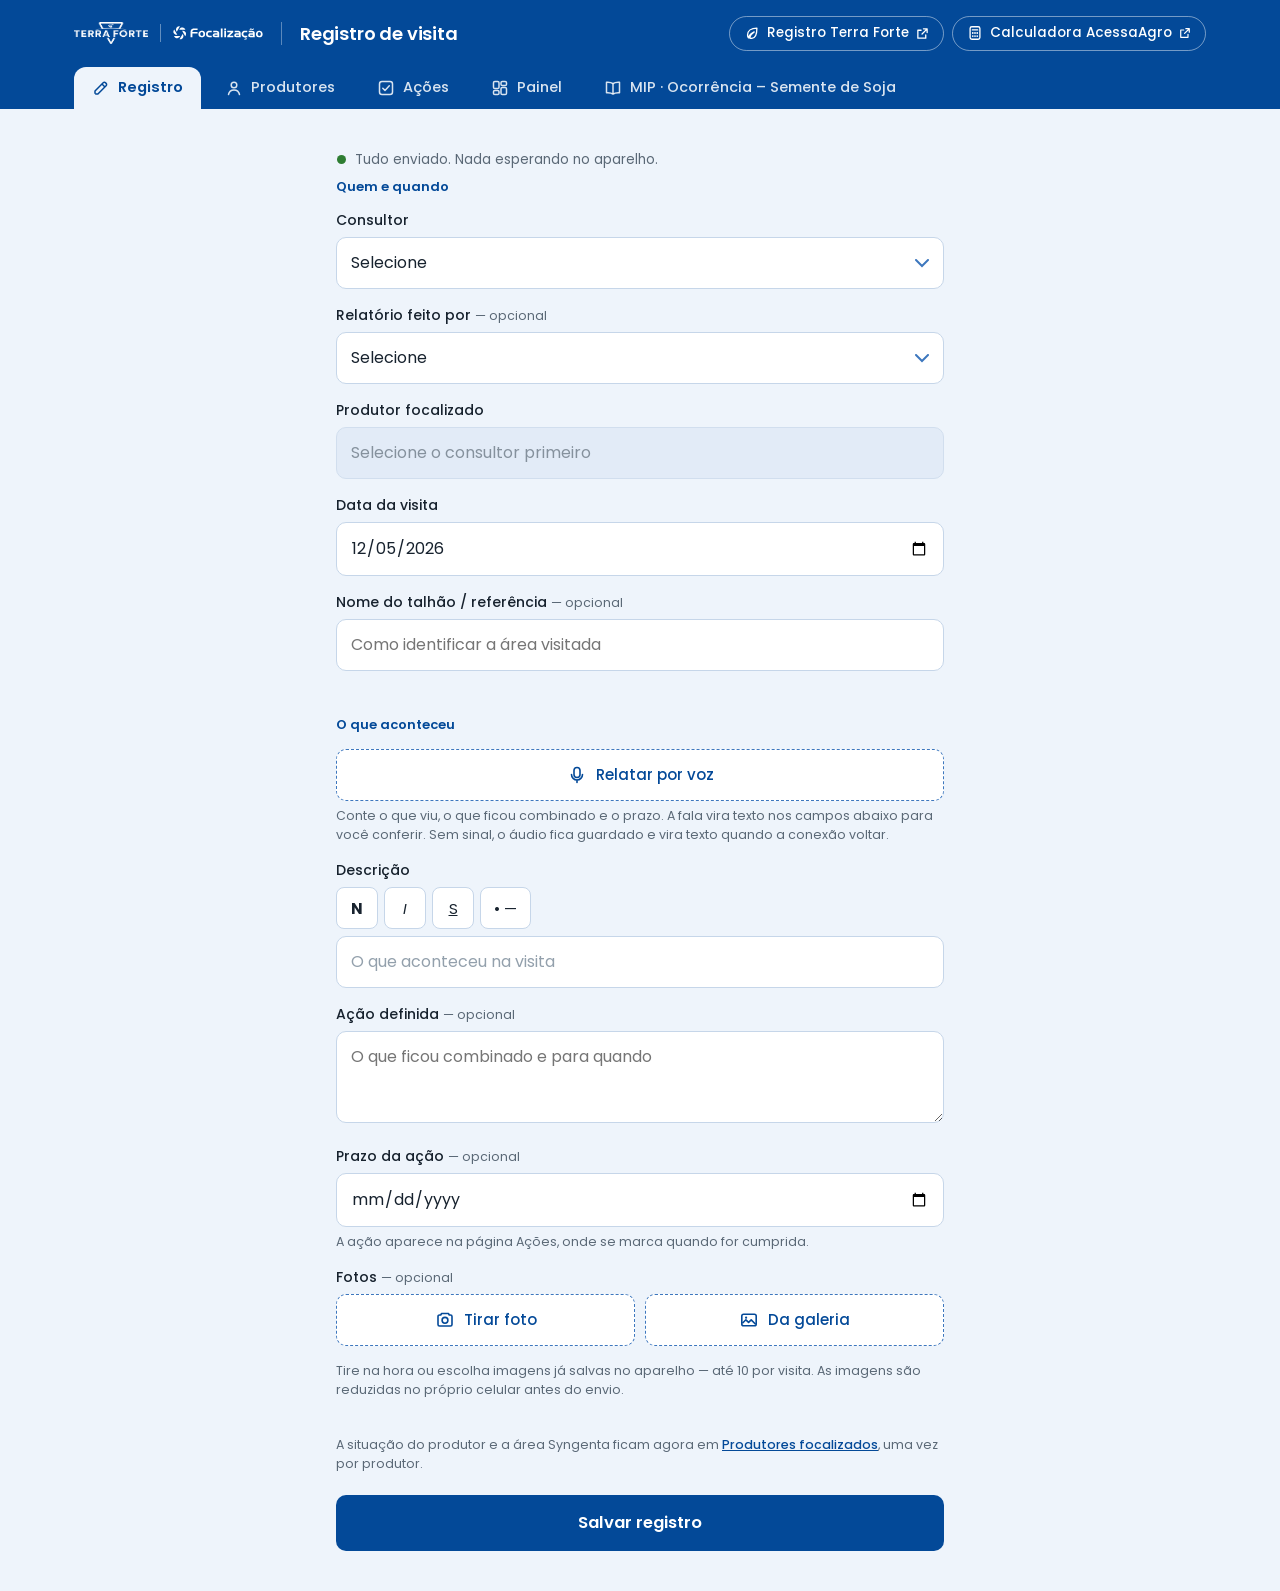
<file: index.html>
<!DOCTYPE html>
<html lang="pt-BR">
<head>
<meta charset="utf-8">
<meta name="viewport" content="width=device-width, initial-scale=1, viewport-fit=cover">
<meta name="apple-mobile-web-app-capable" content="yes">
<meta name="mobile-web-app-capable" content="yes">
<meta name="apple-mobile-web-app-title" content="Focalização">
<meta name="apple-mobile-web-app-status-bar-style" content="default">
<meta name="theme-color" content="#034998">
<title>Registro de visita — Focalização</title>
<link rel="icon" href="/favicon.ico" sizes="any">
<link rel="icon" href="/icon-192.png" type="image/png">
<link rel="apple-touch-icon" href="/apple-touch-icon.png">
<link rel="manifest" href="/manifest.json">
<link rel="preconnect" href="https://fonts.googleapis.com">
<link rel="preconnect" href="https://fonts.gstatic.com" crossorigin>
<link href="https://fonts.googleapis.com/css2?family=Poppins:wght@400;500;600&display=swap" rel="stylesheet">
<style>
/* ---------------------------------------------------------------
   CONFIGURAÇÃO — preencha o bloco SUPABASE no começo do script
   (url e chave anônima). Enquanto estiver vazio, o formulário
   continua funcionando e baixa um .json para envio manual.
   --------------------------------------------------------------- */
:root{
  /* --- tela: azul do Focalização --- */
  --principal:#034998;    /* azul Focalização */
  --apoio:#3D77BE;
  --fundo:#EEF4FB;
  --fundo2:#DDE8F6;
  --tinta:#17222E;
  --tinta-fraca:#5A6876;
  --linha:#C6D6E9;
  --marcado:#E8F1FC;      /* fundo do item marcado */
  --logo-foc-tela:url("[data-uri]");
  --alerta:#A32020;
  --raio:10px;
  --logo-tf:url("[data-uri]");
  --logo-foc:url("[data-uri]");
}
*{box-sizing:border-box}
html{-webkit-text-size-adjust:100%}
body{
  margin:0;
  background:var(--fundo);
  color:var(--tinta);
  font-family:Poppins,-apple-system,BlinkMacSystemFont,"Segoe UI",Roboto,sans-serif;
  font-size:16px;
  line-height:1.5;
}

/* ---------- cabeçalho: em /barra.css ---------- */

/* ---------- estrutura ---------- */
main{max-width:640px;margin:0 auto;padding:20px 16px 40px}
fieldset{
  border:0;
  margin:0 0 28px;
  padding:0;
}
legend{
  padding:0;
  margin-bottom:14px;
  font-size:13px;
  font-weight:600;
  color:var(--principal);
}
legend span{
  display:block;
  font-weight:400;
  font-size:12.5px;
  color:var(--tinta-fraca);
  margin-top:2px;
}
.campo{margin-bottom:16px}
label{
  display:block;
  font-size:14px;
  font-weight:500;
  margin-bottom:6px;
}
.opcional{font-weight:400;color:var(--tinta-fraca);font-size:12.5px}

/* ---------- controles ---------- */
select,input[type=text],input[type=date],input[type=number],textarea{
  width:100%;
  min-height:50px;
  padding:13px 14px;
  font:inherit;
  font-size:16px;
  color:var(--tinta);
  background:#fff;
  border:1.5px solid var(--linha);
  border-radius:var(--raio);
  appearance:none;
}
select{
  background-image:url("data:image/svg+xml;utf8,<svg xmlns='http://www.w3.org/2000/svg' width='14' height='9' viewBox='0 0 14 9'><path d='M1 1l6 6 6-6' fill='none' stroke='%233D77BE' stroke-width='2' stroke-linecap='round'/></svg>");
  background-repeat:no-repeat;
  background-position:right 14px center;
  padding-right:38px;
}
textarea{min-height:92px;resize:vertical;line-height:1.45}

/* ---------- descrição com formatação ---------- */
.barra-texto{display:flex;gap:6px;margin-bottom:7px;flex-wrap:wrap}
.bt-fmt{
  min-width:42px;min-height:42px;padding:0 13px;
  background:#fff;border:1.5px solid var(--linha);border-radius:8px;
  font:inherit;font-size:15px;color:var(--tinta);cursor:pointer;line-height:1;
}
.bt-fmt[aria-pressed="true"]{border-color:var(--apoio);background:var(--marcado);color:var(--principal)}
.editor{
  width:100%;min-height:50px;padding:13px 14px;
  font:inherit;font-size:16px;color:var(--tinta);
  background:#fff;border:1.5px solid var(--linha);border-radius:var(--raio);
  line-height:1.45;
}
.editor:focus{outline:2.5px solid var(--apoio);outline-offset:2px}
.editor.vazio::before{content:attr(data-vazio);color:#93A0AC;pointer-events:none}
.editor ul,.editor ol{margin:4px 0;padding-left:22px}
.editor b,.editor strong{font-weight:600}
select:focus-visible,input:focus-visible,textarea:focus-visible,
button:focus-visible{
  outline:2.5px solid var(--apoio);
  outline-offset:2px;
}
select:disabled{background:var(--fundo2);color:var(--tinta-fraca)}
.dica{margin:6px 0 0;font-size:12.5px;color:var(--tinta-fraca)}

/* aviso de onde foram parar a situação e a área */
.rumo{margin:-8px 0 18px}
.rumo a{color:var(--principal);font-weight:500}

/* ---------- fotos ---------- */
.foto-acoes{display:flex;gap:10px}
.foto-acoes .foto-btn{flex:1 1 0;min-width:0;padding:0 8px}
.foto-btn{
  display:flex;
  align-items:center;
  justify-content:center;
  gap:9px;
  width:100%;
  min-height:52px;
  background:#fff;
  border:1.5px dashed var(--apoio);
  border-radius:var(--raio);
  color:var(--principal);
  font:inherit;
  font-size:15px;
  font-weight:500;
  cursor:pointer;
}
.miniaturas{
  display:grid;
  grid-template-columns:repeat(auto-fill,minmax(88px,1fr));
  gap:8px;
  margin-top:10px;
}
.mini{position:relative;aspect-ratio:1;border-radius:8px;overflow:hidden;background:var(--fundo2)}
.mini img{width:100%;height:100%;object-fit:cover;display:block}
.mini button{
  position:absolute;top:4px;right:4px;
  width:26px;height:26px;
  border:0;border-radius:50%;
  background:rgba(31,42,28,.78);
  color:#fff;font:inherit;font-size:15px;line-height:1;
  cursor:pointer;
}

/* ---------- relato por voz ---------- */
.gravando{
  display:flex;align-items:center;gap:12px;flex-wrap:wrap;
  min-height:52px;padding:8px 8px 8px 14px;
  background:#fff;border:1.5px solid var(--alerta);border-radius:var(--raio);
}
.gravando .ponto{
  flex:none;width:12px;height:12px;border-radius:50%;background:var(--alerta);
  animation:pisca 1.2s ease-in-out infinite;
}
@keyframes pisca{50%{opacity:.25}}
.gravando .tempo{flex:1;font-variant-numeric:tabular-nums;font-weight:500}
.gravando button{
  min-height:40px;padding:0 16px;
  background:var(--alerta);border:0;border-radius:8px;
  color:#fff;font:inherit;font-size:14.5px;font-weight:600;cursor:pointer;
}
#voz-estado.alerta{color:#7A1818}

/* ---------- envio ---------- */
.enviar{
  width:100%;
  min-height:56px;
  margin-top:4px;
  background:var(--principal);
  color:#fff;
  border:0;
  border-radius:var(--raio);
  font:inherit;
  font-size:16.5px;
  font-weight:600;
  cursor:pointer;
}
.enviar:disabled{background:var(--apoio);opacity:.55;cursor:not-allowed}
.erro{
  margin:0 0 14px;
  padding:12px 14px;
  border-left:4px solid var(--alerta);
  background:#F7E9E9;
  border-radius:0 8px 8px 0;
  color:#7A1818;
  font-size:14px;
}
[hidden]{display:none !important}

/* ---------- confirmação ---------- */
.pronto{text-align:center;padding:44px 20px}
.pronto .selo{
  width:64px;height:64px;margin:0 auto 18px;
  border-radius:50%;
  background:var(--principal);
  display:grid;place-items:center;
}
.pronto h2{margin:0 0 8px;font-size:21px;font-weight:600;color:var(--principal)}
.pronto p{margin:0 auto 26px;max-width:34ch;color:var(--tinta-fraca);font-size:14.5px}
.pronto .resumo{
  text-align:left;
  background:#fff;
  border:1.5px solid var(--linha);
  border-radius:var(--raio);
  padding:14px 16px;
  margin-bottom:22px;
  font-size:14px;
}
.pronto .resumo dt{font-size:12px;color:var(--tinta-fraca);margin-top:9px}
.pronto .resumo dt:first-child{margin-top:0}
.pronto .resumo dd{margin:1px 0 0;font-weight:500}
.acoes{display:flex;flex-direction:column;gap:10px;max-width:320px;margin:0 auto}
.pdf{
  min-height:52px;
  background:var(--apoio);
  border:0;border-radius:var(--raio);
  color:#fff;font:inherit;font-size:15.5px;font-weight:600;
  cursor:pointer;
}
.pronto .dica{margin-top:12px;text-align:center}
.com-acao{display:flex;align-items:center;justify-content:center;gap:8px;
  font-size:14px;color:var(--tinta-fraca);cursor:pointer;user-select:none}
.com-acao input{width:19px;height:19px;margin:0;accent-color:var(--principal);cursor:pointer}
.novo{
  min-height:52px;padding:0 26px;
  background:transparent;
  border:1.5px solid var(--principal);
  border-radius:var(--raio);
  color:var(--principal);
  font:inherit;font-size:15.5px;font-weight:600;
  cursor:pointer;
}

/* ---------- painel dos registros guardados no aparelho ---------- */
.fila{
  margin:18px 0 -6px;padding:11px 14px;
  background:var(--fundo2);border:1.5px solid var(--linha);
  border-radius:var(--raio);font-size:13.5px;color:var(--tinta);
}
/* Com sinal e nada esperando, o painel vira uma linha discreta: fica no
   ar para tranquilizar, sem disputar atenção com o formulário. */
.fila.limpa{
  padding:2px 0;
  background:transparent;border-color:transparent;
  color:var(--tinta-fraca);
}
.fila-topo{display:flex;align-items:center;gap:9px;flex-wrap:wrap}
.fila-luz{flex:none;width:9px;height:9px;border-radius:50%;background:#2E7D32}
.fila.espera    .fila-luz{background:#B7791F}
.fila.sem-sinal .fila-luz{background:var(--alerta)}
.fila-estado{flex:1;min-width:150px}
/* Em tela estreita o botão não cabe ao lado do texto e cai para a linha
   de baixo; crescer ali o deixa de largura cheia, com cara de escolha e
   não de sobra. Em tela larga ele volta para o lado. */
.fila-topo button{flex:1 1 150px}
.fila button{
  min-height:36px;padding:0 14px;
  background:#fff;border:1.5px solid var(--apoio);border-radius:8px;
  color:var(--principal);font:inherit;font-size:13.5px;font-weight:500;cursor:pointer;
}
.fila button[disabled]{opacity:.5;cursor:default}

/* barra que anda enquanto os registros sobem */
.fila-barra{
  height:4px;margin-top:9px;
  background:var(--linha);border-radius:2px;overflow:hidden;
}
.fila-barra i{
  display:block;height:100%;width:0;
  background:var(--apoio);transition:width .25s ease;
}

/* lista do que ainda está no aparelho */
.fila-lista{list-style:none;margin:10px 0 0;padding:0;max-height:232px;overflow-y:auto}
.fila-item{
  display:flex;align-items:flex-start;gap:8px;flex-wrap:wrap;
  padding:8px 0;border-top:1px solid var(--linha);
}
.fila-dados{flex:1;min-width:150px}
.fila-quem{font-weight:500;line-height:1.35}
.fila-quando{color:var(--tinta-fraca);font-size:12.5px}
.fila-falha{
  flex:1 1 100%;               /* linha inteira, abaixo dos botões */
  margin-top:6px;font-size:12.5px;color:#7A1818;overflow-wrap:anywhere;
}
.fila-acoes{display:flex;gap:6px}
.fila-acoes button{min-height:32px;padding:0 10px;font-size:12.5px}

@media (prefers-reduced-motion:reduce){*{transition:none !important;animation:none !important}}
</style>
<link rel="stylesheet" href="/barra.css">
</head>
<body>

<header class="tb" data-pagina="registro">
  <div class="tb-in">
    <div class="tb-linha">
      <div class="marcas">
        <span class="lg lg-tf" role="img" aria-label="Terra Forte"></span>
        <span class="risco"></span>
        <span class="lg lg-foc" role="img" aria-label="Focalização"></span>
      </div>
      <div class="tb-titulo">
        <h1>Registro de visita</h1>
      </div>
      <div class="tb-dir">
        <a class="tb-btn" href="https://calculadora-acessa-agro.vercel.app/" target="_blank" rel="noopener"><svg width="16" height="16" viewBox="0 0 18 18" fill="none" aria-hidden="true"><rect x="3.5" y="2" width="11" height="14" rx="2" stroke="currentColor" stroke-width="1.5"/><path d="M6 5.5h6" stroke="currentColor" stroke-width="1.5" stroke-linecap="round"/><path d="M6.5 9h.01M9 9h.01M11.5 9h.01M6.5 12.5h.01M9 12.5h.01M11.5 12.5h.01" stroke="currentColor" stroke-width="2" stroke-linecap="round"/></svg>Calculadora AcessaAgro <svg width="12" height="12" viewBox="0 0 14 14" fill="none" aria-hidden="true"><path d="M8 2h4v4M12 2L6.5 7.5M10.5 8.5V12H2V3.5h3.5" stroke="currentColor" stroke-width="1.4" stroke-linecap="round" stroke-linejoin="round"/></svg></a>
      </div>
    </div>
    <nav class="tb-abas" aria-label="Páginas"></nav>
  </div>
</header>
<script src="/barra.js"></script>

<main>
  <div class="fila" id="fila" hidden>
    <div class="fila-topo">
      <span class="fila-luz" aria-hidden="true"></span>
      <span class="fila-estado" id="fila-estado" role="status" aria-live="polite"></span>
      <button type="button" id="fila-tentar" hidden>Sincronizar agora</button>
    </div>
    <div class="fila-barra" id="fila-barra" hidden><i></i></div>
    <ul class="fila-lista" id="fila-lista"></ul>
  </div>

  <div class="fila espera" id="rascunhos" hidden>
    <div class="fila-topo">
      <span class="fila-luz" aria-hidden="true"></span>
      <span class="fila-estado" id="rascunhos-estado" role="status" aria-live="polite"></span>
    </div>
    <ul class="fila-lista" id="rascunhos-lista"></ul>
  </div>

  <form id="form" novalidate>
    <p class="erro" id="erro" hidden></p>

    <fieldset>
      <legend>Quem e quando</legend>

      <div class="campo">
        <label for="consultor">Consultor</label>
        <select id="consultor" name="consultor" required>
          <option value="">Selecione</option>
        </select>
      </div>

      <div class="campo">
        <label for="relator">Relatório feito por
          <span class="opcional">— opcional</span></label>
        <select id="relator" name="relator">
          <option value="">Selecione</option>
        </select>
      </div>

      <div class="campo">
        <label for="produtor">Produtor focalizado</label>
        <select id="produtor" name="produtor" required disabled>
          <option value="">Selecione o consultor primeiro</option>
        </select>
        <input type="text" id="produtor-livre" placeholder="Nome do produtor visitado"
               aria-label="Nome do produtor visitado" hidden>
        <p class="dica" id="dica-municipio" hidden></p>
      </div>

      <div class="campo">
        <label for="data">Data da visita</label>
        <input type="date" id="data" name="data" required>
      </div>

      <div class="campo">
        <label for="talhao">Nome do talhão / referência
          <span class="opcional">— opcional</span></label>
        <input type="text" id="talhao" name="talhao" maxlength="80"
               autocomplete="off" placeholder="Como identificar a área visitada">
      </div>
    </fieldset>

    <fieldset>
      <legend>O que aconteceu</legend>

      <div class="campo">
        <button type="button" class="foto-btn" id="btn-voz">
          <svg width="20" height="20" viewBox="0 0 20 20" fill="none" aria-hidden="true">
            <rect x="7" y="2.5" width="6" height="10" rx="3"
              stroke="currentColor" stroke-width="1.6"/>
            <path d="M4.5 9.5a5.5 5.5 0 0011 0M10 15v2.5"
              stroke="currentColor" stroke-width="1.6" stroke-linecap="round"/>
          </svg>
          Relatar por voz
        </button>
        <div class="gravando" id="gravando" hidden>
          <span class="ponto" aria-hidden="true"></span>
          <span class="tempo" id="voz-tempo">0:00</span>
          <button type="button" id="btn-voz-parar">Parar</button>
        </div>
        <p class="dica" id="voz-estado" role="status" aria-live="polite">Conte o que viu,
          o que ficou combinado e o prazo. A fala vira texto nos campos abaixo para você
          conferir. Sem sinal, o áudio fica guardado e vira texto quando a conexão voltar.</p>
      </div>

      <div class="campo">
        <label id="rot-descricao">Descrição</label>
        <div class="barra-texto" role="toolbar" aria-label="Formatação do texto">
          <button type="button" class="bt-fmt" data-cmd="bold" aria-pressed="false"
                  title="Negrito"><b>N</b></button>
          <button type="button" class="bt-fmt" data-cmd="italic" aria-pressed="false"
                  title="Itálico"><i>I</i></button>
          <button type="button" class="bt-fmt" data-cmd="underline" aria-pressed="false"
                  title="Sublinhado"><u>S</u></button>
          <button type="button" class="bt-fmt" data-cmd="insertUnorderedList" aria-pressed="false"
                  title="Lista">&bull;&nbsp;—</button>
        </div>
        <div id="descricao" class="editor vazio" contenteditable="true" role="textbox"
             aria-multiline="true" aria-labelledby="rot-descricao"
             data-vazio="O que aconteceu na visita"></div>
      </div>

      <div class="campo">
        <label for="acao">Ação definida <span class="opcional">— opcional</span></label>
        <textarea id="acao" name="acao"
          placeholder="O que ficou combinado e para quando"></textarea>
      </div>

      <div class="campo">
        <label for="prazo">Prazo da ação <span class="opcional">— opcional</span></label>
        <input type="date" id="prazo" name="prazo">
        <p class="dica">A ação aparece na página Ações, onde se marca quando for cumprida.</p>
      </div>

      <div class="campo">
        <label>Fotos <span class="opcional">— opcional</span></label>
        <div class="foto-acoes">
          <button type="button" class="foto-btn" id="btn-camera">
            <svg width="20" height="20" viewBox="0 0 20 20" fill="none" aria-hidden="true">
              <path d="M3 6.5A1.5 1.5 0 014.5 5h1.2l.9-1.5h6.8L14.3 5h1.2A1.5 1.5 0 0117 6.5v8A1.5 1.5 0 0115.5 16h-11A1.5 1.5 0 013 14.5v-8z"
                stroke="currentColor" stroke-width="1.6" stroke-linejoin="round"/>
              <circle cx="10" cy="10.3" r="2.9" stroke="currentColor" stroke-width="1.6"/>
            </svg>
            Tirar foto
          </button>
          <button type="button" class="foto-btn" id="btn-galeria">
            <svg width="20" height="20" viewBox="0 0 20 20" fill="none" aria-hidden="true">
              <rect x="2.8" y="4.3" width="14.4" height="11.4" rx="1.8"
                stroke="currentColor" stroke-width="1.6"/>
              <path d="M3.4 13.2l3.5-3.4 2.7 2.6 2.6-2.5 4.4 4.3"
                stroke="currentColor" stroke-width="1.6" stroke-linejoin="round"/>
              <circle cx="7.1" cy="7.7" r="1.1" fill="currentColor"/>
            </svg>
            Da galeria
          </button>
        </div>
        <input type="file" id="fotos-camera" accept="image/*" multiple capture="environment" hidden>
        <input type="file" id="fotos" accept="image/*" multiple hidden>
        <div class="miniaturas" id="miniaturas"></div>
        <p class="dica">Tire na hora ou escolha imagens já salvas no aparelho —
           até <span id="max-fotos">10</span> por visita.
           As imagens são reduzidas no próprio celular antes do envio.</p>
      </div>
    </fieldset>

    <p class="dica rumo">A situação do produtor e a área Syngenta ficam agora em
      <a href="/produtores.html">Produtores focalizados</a>, uma vez por produtor.</p>

    <button type="submit" class="enviar" id="btn-enviar">Salvar registro</button>
  </form>

  <section class="pronto" id="pronto" hidden>
    <div class="selo">
      <svg width="30" height="30" viewBox="0 0 30 30" fill="none" aria-hidden="true">
        <path d="M8 15.5l4.5 4.5L22 10.5" stroke="#fff" stroke-width="2.8"
              stroke-linecap="round" stroke-linejoin="round"/>
      </svg>
    </div>
    <h2>Registro salvo</h2>
    <p id="pronto-texto"></p>
    <dl class="resumo" id="pronto-resumo"></dl>
    <div class="acoes">
      <button type="button" class="pdf" id="btn-pdf">Baixar o PDF de novo</button>
      <label class="com-acao" id="rot-pdf-acao">
        <input type="checkbox" id="pdf-acao"> com ação combinada</label>
      <button type="button" class="novo" id="btn-novo">Registrar outra visita</button>
    </div>
    <p class="dica">Precisa corrigir algo depois? Abra o <a href="/painel.html">Painel</a>,
      escolha a visita e use <b>Editar</b>.</p>
  </section>
</main>

<!-- A carteira, o jsPDF 4.2.1 (MIT) e o desenho do relatório. Em
     arquivos separados porque o painel e a página dos produtores usam
     os mesmos. -->
<script src="/carteira.js"></script>
<script src="/vendor-jspdf.js"></script>
<script src="/relatorio.js"></script>

<script>
/* ===================================================================
   1. BANCO DE DADOS
   Preencha url e chave com os dados do projeto no Supabase. A chave
   é a anônima (anon), que pode ficar visível no arquivo desde que a
   política da tabela permita apenas inserir — nunca ler nem apagar.
   Enquanto os dois estiverem vazios, o formulário baixa um .json.
   =================================================================== */
const SUPABASE = {
  url:    "https://iozeyyuftogrpsndkrvj.supabase.co",
  chave:  "sb_publishable_41oi3yeqR7h4BxPAdEcQow_aQ6by_sJ",
  tabela: "visitas",
  bucket: "fotos-visitas",
  origem: "focalizacao"        // diferencia dos registros do outro formulário
};

/* ===================================================================
   2. CARTEIRA, RELATORES E CHECKLIST
   Moram em /carteira.js, carregado acima: o painel e a página dos
   produtores focalizados usam a mesma lista, e assim incluir alguém
   se faz num arquivo só.
   =================================================================== */

/* =================================================================== */

const $ = id => document.getElementById(id);
const selConsultor = $("consultor");
const selProdutor  = $("produtor");
const dicaMun      = $("dica-municipio");
const txtProdutor  = $("produtor-livre");
/* Consultor sem carteira digita o produtor; os demais escolhem na lista. */
const produtorEscolhido = () =>
  txtProdutor.hidden ? selProdutor.value : txtProdutor.value.trim();
const form         = $("form");
const erro         = $("erro");
const btnEnviar    = $("btn-enviar");
let fotos = [];
let ultimo = null;   /* guarda o registro salvo, para baixar o PDF de novo */

/* --- descrição com formatação --- */
const editor = $("descricao");
const TAGS_OK = { B:1, STRONG:1, I:1, EM:1, U:1, BR:1, UL:1, OL:1, LI:1, P:1, DIV:1 };

try { document.execCommand("styleWithCSS", false, false); } catch {}

function marcaVazio() {
  editor.classList.toggle("vazio",
    !editor.textContent.trim() && !editor.querySelector("li,img"));
}
editor.addEventListener("input", marcaVazio);
editor.addEventListener("blur", marcaVazio);

/* cola sempre como texto simples, sem herdar formatação de fora */
editor.addEventListener("paste", e => {
  e.preventDefault();
  const t = (e.clipboardData || window.clipboardData).getData("text/plain");
  document.execCommand("insertText", false, t);
});

document.querySelectorAll(".bt-fmt").forEach(bt => {
  bt.addEventListener("mousedown", e => e.preventDefault());
  bt.addEventListener("click", () => {
    editor.focus();
    document.execCommand(bt.dataset.cmd, false, null);
    atualizaBotoes();
    marcaVazio();
  });
});

function atualizaBotoes() {
  document.querySelectorAll(".bt-fmt").forEach(bt => {
    let ligado = false;
    try { ligado = document.queryCommandState(bt.dataset.cmd); } catch {}
    bt.setAttribute("aria-pressed", ligado ? "true" : "false");
  });
}
document.addEventListener("selectionchange", () => {
  if (document.activeElement === editor) atualizaBotoes();
});

/* guarda só as marcações permitidas; o resto vira texto */
function limpaHtml(origem) {
  const saida = document.createElement("div");
  (function copia(de, para) {
    for (const n of de.childNodes) {
      if (n.nodeType === 3) {
        para.appendChild(document.createTextNode(n.nodeValue));
      } else if (n.nodeType === 1) {
        if (TAGS_OK[n.tagName]) {
          const novo = document.createElement(n.tagName.toLowerCase());
          para.appendChild(novo);
          copia(n, novo);
        } else {
          copia(n, para);
        }
      }
    }
  })(origem, saida);
  return saida.innerHTML.trim();
}

/* --- popular quem pode assinar o relatório --- */
RELATORES.forEach(nome => $("relator").add(new Option(nome, nome)));

/* --- popular consultores --- */
[...new Set([...CARTEIRA.map(l => l[0]), ...CONSULTORES_SEM_CARTEIRA])]
  .sort((a, b) => a.localeCompare(b, "pt-BR"))
  .forEach(nome => selConsultor.add(new Option(nome, nome)));

/* --- encadeamento consultor -> produtor --- */
selConsultor.addEventListener("change", () => {
  const c = selConsultor.value;
  selProdutor.innerHTML = "";
  dicaMun.hidden = true;

  const semCarteira = !!c && !CARTEIRA.some(l => l[0] === c);
  selProdutor.hidden = semCarteira;
  selProdutor.required = !semCarteira;
  txtProdutor.hidden = !semCarteira;
  if (semCarteira) return;

  if (!c) {
    selProdutor.add(new Option("Selecione o consultor primeiro", ""));
    selProdutor.disabled = true;
    return;
  }
  const meus = CARTEIRA.filter(l => l[0] === c)
                       .sort((a, b) => a[1].localeCompare(b[1], "pt-BR"));
  selProdutor.add(new Option(
    meus.length === 1 ? "1 produtor na carteira"
                      : meus.length + " produtores na carteira", ""));
  meus.forEach(l => selProdutor.add(new Option(l[1], l[1])));
  selProdutor.disabled = false;
});

selProdutor.addEventListener("change", () => {
  const l = CARTEIRA.find(x => x[0] === selConsultor.value
                            && x[1] === selProdutor.value);
  if (l && l[2]) {
    dicaMun.textContent = l[2];
    dicaMun.hidden = false;
  } else {
    dicaMun.hidden = true;
  }
});

/* --- data de hoje por padrão --- */
const hoje = new Date();
hoje.setMinutes(hoje.getMinutes() - hoje.getTimezoneOffset());
$("data").value = hoje.toISOString().slice(0, 10);
$("data").max   = hoje.toISOString().slice(0, 10);

/* --- fotos com redução no cliente --- */
const MAX_FOTOS = 10;

$("btn-camera").addEventListener("click",  () => $("fotos-camera").click());
$("btn-galeria").addEventListener("click", () => $("fotos").click());

async function recebeFotos(e) {
  for (const arq of [...e.target.files]) {
    if (fotos.length >= MAX_FOTOS) {
      mostraErro("Limite de " + MAX_FOTOS + " fotos por registro.");
      break;
    }
    try {
      fotos.push(await reduz(arq));
    } catch {
      mostraErro("Não foi possível ler " + arq.name + ".");
    }
  }
  e.target.value = "";
  desenhaFotos();
}

$("fotos").addEventListener("change", recebeFotos);
$("fotos-camera").addEventListener("change", recebeFotos);

function reduz(arquivo) {
  return new Promise((ok, falha) => {
    const leitor = new FileReader();
    leitor.onerror = falha;
    leitor.onload = () => {
      const img = new Image();
      img.onerror = falha;
      img.onload = () => {
        const max = 1920;
        const esc = Math.min(1, max / Math.max(img.width, img.height));
        const cv = document.createElement("canvas");
        cv.width  = Math.round(img.width  * esc);
        cv.height = Math.round(img.height * esc);
        cv.getContext("2d").drawImage(img, 0, 0, cv.width, cv.height);
        ok({ nome: arquivo.name, dados: cv.toDataURL("image/jpeg", 0.85) });
      };
      img.src = leitor.result;
    };
    leitor.readAsDataURL(arquivo);
  });
}

/* A dica anuncia o limite; ler da constante evita que os dois números
   se separem numa mudança futura. */
if ($("max-fotos")) $("max-fotos").textContent = MAX_FOTOS;

function desenhaFotos() {
  $("miniaturas").innerHTML = fotos.map((f, i) => `
    <div class="mini">
      <img src="${f.dados}" alt="Foto ${i + 1}">
      <button type="button" data-i="${i}" aria-label="Remover foto ${i + 1}">&times;</button>
    </div>`).join("");
}

$("miniaturas").addEventListener("click", e => {
  const b = e.target.closest("button");
  if (!b) return;
  fotos.splice(+b.dataset.i, 1);
  desenhaFotos();
});

/* --- validação e envio --- */
function mostraErro(msg) {
  erro.textContent = msg;
  erro.hidden = false;
  erro.scrollIntoView({ block: "center", behavior: "smooth" });
}

/* --- localização do momento do registro ---
   O celular informa onde está quando a pessoa começa a preencher e de
   novo ao salvar; vai junto do registro em extras.local. Não acompanha
   ninguém: são só esses dois pedidos, por registro. Sem permissão ou sem
   GPS, o registro sai normalmente, marcado com o motivo. Funciona sem
   internet (o GPS não depende de sinal de dados). */
function pegaLocal(espera = 12000) {
  return new Promise(ok => {
    if (!("geolocation" in navigator)) return ok({ erro: "indisponivel" });
    navigator.geolocation.getCurrentPosition(
      p => ok({ lat: +p.coords.latitude.toFixed(6), lng: +p.coords.longitude.toFixed(6),
                precisao_m: Math.round(p.coords.accuracy),
                em: new Date(p.timestamp || Date.now()).toISOString() }),
      e => ok({ erro: e.code === 1 ? "negado" : e.code === 3 ? "tempo" : "indisponivel" }),
      { enableHighAccuracy: true, timeout: espera, maximumAge: 120000 });
  });
}
let localInicio = null;      /* posição de quando o preenchimento começou */
function pedeLocalInicio() {
  if (localInicio) return;
  localInicio = { erro: "aguardando" };
  pegaLocal().then(l => { localInicio = l; });
}
form.addEventListener("focusin", pedeLocalInicio);
form.addEventListener("pointerdown", pedeLocalInicio);
/* Na hora de salvar: tenta a posição atual por até 6 s; se não vier,
   fica a do começo do preenchimento (com o motivo, se nenhuma veio). */
async function localDoRegistro() {
  const agora = await Promise.race([
    pegaLocal(6000),
    new Promise(ok => setTimeout(() => ok({ erro: "tempo" }), 6500))
  ]);
  if (agora.lat != null) return agora;
  if (localInicio && localInicio.lat != null) return localInicio;
  return agora.erro === "negado" || (localInicio && localInicio.erro === "negado")
    ? { erro: "negado" } : agora;
}

form.addEventListener("submit", async e => {
  e.preventDefault();
  erro.hidden = true;

  if (!selConsultor.value) return mostraErro("Escolha o consultor.");
  if (!produtorEscolhido()) return mostraErro(txtProdutor.hidden
    ? "Escolha o produtor visitado." : "Escreva o nome do produtor visitado.");
  if (!$("data").value)    return mostraErro("Informe a data da visita.");
  if (!editor.textContent.trim()) return mostraErro("Escreva a descrição da visita.");

  /* versao 3: sem situação e sem área — elas passaram a ser do
     produtor, na página dos produtores focalizados. */
  const registro = {
    versao: 3,
    id: (crypto.randomUUID ? crypto.randomUUID()
         : String(Date.now()) + "-" + Math.random().toString(16).slice(2)),
    enviado_em: new Date().toISOString(),
    consultor: selConsultor.value,
    produtor: produtorEscolhido(),
    municipio: (CARTEIRA.find(x => x[1] === produtorEscolhido()) || [])[2] || "",
    data_visita: $("data").value,
    talhao: $("talhao").value.trim(),
    relator: $("relator").value,
    descricao: editor.innerText.replace(/\u00a0/g, " ").replace(/\n{3,}/g, "\n\n").trim(),
    descricao_html: limpaHtml(editor),
    acao: $("acao").value.trim(),
    prazo_acao: $("prazo").value || "",
    fotos
  };

  btnEnviar.disabled = true;
  btnEnviar.textContent = "Registrando o local…";
  registro.local = await localDoRegistro();
  localInicio = null;          /* o próximo registro pede de novo */
  btnEnviar.textContent = "Salvando…";

  /* 1. o PDF sai sempre, com ou sem sinal */
  const saiuPdf = baixaPdf(registro);

  /* 2. o registro vai para a fila antes de qualquer tentativa de envio */
  let texto;
  if (temBanco()) {
    try { await filaGrava(registro); } catch (e) { console.warn(e); }
    try {
      await enviaRegistro(registro);
      await filaRemove(registro.id).catch(() => {});
      texto = "O registro foi enviado para o banco. Não precisa fazer mais nada.";
    } catch (e) {
      console.warn("envio:", e.message);
      if (e.semRede) {
        texto = "Sem conexão agora. O registro ficou guardado no aparelho e sobe sozinho "
              + "quando o sinal voltar — pode seguir para a próxima visita.";
      } else {
        /* O banco respondeu e recusou. Guarda o motivo junto do registro
           para que apareça na lista, em vez de sumir no console. */
        try {
          await filaGrava({ ...registro, falha: e.message, tentativas: 1 });
        } catch (err) { console.warn(err); }
        texto = "O banco recusou o envio desta vez. O registro ficou guardado no aparelho "
              + "e aparece na lista no alto da página, com o motivo — pode seguir para a "
              + "próxima visita, que a tentativa continua.";
      }
    }
    mostraFila();
  } else {
    baixa(registro);
    texto = "Os arquivos foram baixados no celular. Encaminhe para o Tales até o envio "
          + "automático ficar pronto.";
  }

  if (!saiuPdf) {
    texto += " (O PDF não pôde ser gerado neste aparelho; use o botão abaixo para tentar de novo.)";
  }

  ultimo = registro;
  $("pdf-acao").checked = false;
  $("rot-pdf-acao").hidden = !registro.acao;
  /* o relato por voz que virou este registro já está salvo nele */
  if (rascunhoAberto) {
    await vozRemove(rascunhoAberto).catch(() => {});
    rascunhoAberto = null;
    desenhaRascunhos();
  }
  const l = registro.local || {};
  texto += l.lat != null
    ? ` Local da visita registrado (precisão de ${l.precisao_m} m).`
    : l.erro === "negado"
      ? " O local da visita não foi registrado: a localização está bloqueada para este app no celular."
      : " O local da visita não foi registrado: o GPS não respondeu a tempo.";
  $("pronto-texto").textContent = texto;
  $("pronto-resumo").innerHTML = `
    <dt>Produtor</dt><dd>${registro.produtor}</dd>
    <dt>Consultor</dt><dd>${registro.consultor}</dd>
    <dt>Data da visita</dt><dd>${registro.data_visita.split("-").reverse().join("/")}</dd>
    ${registro.talhao ? `<dt>Talhão</dt><dd>${registro.talhao}</dd>` : ""}
    ${registro.relator ? `<dt>Relatório feito por</dt><dd>${registro.relator}</dd>` : ""}
    <dt>Fotos</dt><dd>${fotos.length || "nenhuma"}</dd>`;
  form.hidden = true;
  $("pronto").hidden = false;
  window.scrollTo(0, 0);
});

function baixa(registro) {
  baixaArquivo(
    new Blob([JSON.stringify(registro, null, 2)], { type: "application/json" }),
    nomeArquivo(registro, ".json"));
}

$("btn-pdf").addEventListener("click", () => {
  if (ultimo) baixaPdf(ultimo, null, $("pdf-acao").checked);
});

/* --- registrar outra --- */
$("btn-novo").addEventListener("click", () => {
  const c = selConsultor.value;
  form.reset();
  fotos = [];
  desenhaFotos();
  editor.innerHTML = "";
  marcaVazio();
  vozAviso(VOZ_DICA);
  selConsultor.value = c;
  selConsultor.dispatchEvent(new Event("change"));
  $("data").value = hoje.toISOString().slice(0, 10);
  btnEnviar.disabled = false;
  btnEnviar.textContent = "Salvar registro";
  $("pronto").hidden = true;
  form.hidden = false;
  window.scrollTo(0, 0);
});

/* ===================================================================
   4. ENVIO AO BANCO E FILA DE ESPERA
   O registro é guardado no próprio aparelho antes de qualquer tentativa
   de envio. Sem sinal na lavoura, ele fica na fila e sobe sozinho
   quando a conexão voltar.
   =================================================================== */
const temBanco = () => Boolean(SUPABASE.url && SUPABASE.chave);

function dataUrlParaBlob(dataUrl) {
  const [cabeca, corpo] = dataUrl.split(",");
  const tipo = (cabeca.match(/:(.*?);/) || [])[1] || "image/jpeg";
  const bin = atob(corpo);
  const bytes = new Uint8Array(bin.length);
  for (let i = 0; i < bin.length; i++) bytes[i] = bin.charCodeAt(i);
  return new Blob([bytes], { type: tipo });
}

/* --- fila no aparelho (IndexedDB) --- */
function abreFila() {
  return new Promise((ok, falha) => {
    const p = indexedDB.open("visitas-terra-forte", 1);
    p.onupgradeneeded = () => p.result.createObjectStore("fila", { keyPath: "id" });
    p.onsuccess = () => ok(p.result);
    p.onerror = () => falha(p.error);
  });
}

function naFila(modo, acao) {
  return abreFila().then(bd => new Promise((ok, falha) => {
    const t = bd.transaction("fila", modo);
    const pedido = acao(t.objectStore("fila"));
    pedido.onsuccess = () => ok(pedido.result);
    pedido.onerror = () => falha(pedido.error);
  }));
}

const filaGrava  = reg => naFila("readwrite", l => l.put(reg));
const filaRemove = id  => naFila("readwrite", l => l.delete(id));
const filaLista  = ()  => naFila("readonly",  l => l.getAll());

/* fetch que separa "não saiu do aparelho" de "o servidor respondeu".
   Sem essa distinção, um erro de permissão no banco fica com cara de
   falta de sinal e ninguém descobre. */
async function busca(endereco, opcoes) {
  try {
    return await fetch(endereco, opcoes);
  } catch {
    const falha = new Error("sem conexão");
    falha.semRede = true;
    throw falha;
  }
}

/* --- envio de um registro --- */
async function enviaRegistro(reg) {
  const cab = {
    apikey: SUPABASE.chave,
    Authorization: "Bearer " + SUPABASE.chave
  };

  const enderecos = [];
  for (let i = 0; i < reg.fotos.length; i++) {
    const foto = reg.fotos[i];
    if (foto.url) { enderecos.push(foto.url); continue; }
    const caminho = `${reg.data_visita}/${reg.id}-${i + 1}.jpg`;
    const r = await busca(
      `${SUPABASE.url}/storage/v1/object/${SUPABASE.bucket}/${caminho}`, {
        method: "POST",
        headers: { ...cab, "Content-Type": "image/jpeg" },
        body: dataUrlParaBlob(foto.dados)
      });
    /* Sem "x-upsert": regravar exigiria dar update ao anon, e a chave
       anon está no HTML. Quando a foto já subiu numa tentativa anterior
       da fila, o Storage responde KeyAlreadyExists — o caminho carrega
       o id do registro, então é o mesmo arquivo, e seguir é o certo. */
    if (!r.ok) {
      const aviso = await r.text();
      if (!aviso.includes("KeyAlreadyExists")) {
        throw new Error("foto " + (i + 1) + ": " + r.status + " " + aviso);
      }
    }
    enderecos.push(
      `${SUPABASE.url}/storage/v1/object/public/${SUPABASE.bucket}/${caminho}`);
  }

  const linha = {
    id: reg.id,
    origem: SUPABASE.origem,
    consultor: reg.consultor,
    produtor: reg.produtor,
    municipio: reg.municipio,
    data_visita: reg.data_visita,
    descricao: reg.descricao,
    descricao_html: reg.descricao_html,
    acao: reg.acao,
    prazo_acao: reg.prazo_acao || null,
    fotos: enderecos,
    /* O talhão e o relator entram no extras: é jsonb, então cabe sem
       coluna nova e sem mexer na regra de acesso. Registros antigos da
       fila (versao 2) ainda trazem situação e área — vão junto, para
       não se perderem. */
    extras: {
      ...(reg.situacao ? { situacao: reg.situacao } : {}),
      ...(reg.area_manejo_ha !== undefined ? {
        area_manejo_ha: reg.area_manejo_ha,
        area_experimental_ha: reg.area_experimental_ha } : {}),
      talhao: reg.talhao || null,
      relator: reg.relator || null,
      /* onde o celular estava ao salvar: {lat, lng, precisao_m, em} ou
         {erro: "negado" | "tempo" | "indisponivel"}. Registros antigos da
         fila não têm, e ficam sem. */
      local: reg.local || null
    },
    registrado_em: reg.enviado_em
  };

  /* Insert puro, sem upsert nenhum. As duas formas de upsert — o
     resolution=ignore-duplicates aqui e o x-upsert nas fotos — precisam
     de leitura e de update, que o anon não tem e não deve ter, já que a
     chave fica visível no HTML. O 409 tratado abaixo cobre exatamente o
     caso que o upsert cobriria: a fila reenviando um registro que já
     entrou e cuja resposta se perdeu. */
  const r = await busca(`${SUPABASE.url}/rest/v1/${SUPABASE.tabela}`, {
    method: "POST",
    headers: {
      ...cab,
      "Content-Type": "application/json",
      Prefer: "return=minimal"
    },
    body: JSON.stringify(linha)
  });
  /* 409 = já existe linha com este id: a tentativa anterior chegou. */
  if (!r.ok && r.status !== 409) {
    throw new Error("registro: " + r.status + " " + await r.text());
  }
}

/* ===================================================================
   5. PAINEL DO QUE ESTÁ GUARDADO NO APARELHO
   O envio continua automático; o botão só adianta a próxima tentativa.
   O painel existe para o consultor saber, sem abrir o painel do admin,
   o que já subiu, o que ainda não subiu e por quê.
   =================================================================== */
let enviando = false;

const contagem = n => n === 1 ? "1 visita" : n + " visitas";

/* Barra de progresso do envio. feitos === null apaga a barra. */
function progresso(feitos, total) {
  const barra = $("fila-barra");
  if (feitos === null) {
    barra.hidden = true;
    barra.firstElementChild.style.width = "0";
    return;
  }
  barra.hidden = false;
  barra.firstElementChild.style.width = (100 * feitos / total) + "%";
  $("fila-estado").textContent =
    "Enviando " + Math.min(feitos + 1, total) + " de " + total + "…";
}

async function tentaFila() {
  if (enviando) return;
  enviando = true;
  try {
    const pendentes = await filaLista().catch(() => []);
    if (!temBanco() || !navigator.onLine || pendentes.length === 0) return;

    await mostraFila();

    for (let i = 0; i < pendentes.length; i++) {
      const reg = pendentes[i];
      progresso(i, pendentes.length);
      try {
        await enviaRegistro(reg);
        await filaRemove(reg.id);
      } catch (e) {
        console.warn("fila:", e.message);
        /* Faltou sinal: os próximos vão falhar igual. Para por aqui e
           espera o "online" — sem aviso na tela, porque não há nada que
           o consultor possa fazer a respeito. */
        if (e.semRede) break;
        /* O banco respondeu e recusou. Tentar de novo sozinho pode não
           resolver, então o motivo fica anotado no registro e aparece na
           lista. O registro segue guardado: nada se perde. */
        reg.falha = e.message;
        reg.tentativas = (reg.tentativas || 0) + 1;
        await filaGrava(reg).catch(() => {});
      }
      desenhaPendentes(await filaLista().catch(() => []));
    }
  } finally {
    enviando = false;
    await mostraFila();   /* apaga a barra e reescreve o estado */
  }
}

async function mostraFila() {
  const painel = $("fila");
  if (!painel) return;

  /* Sem banco configurado nada entra na fila — o formulário baixa os
     arquivos para envio manual. O painel não teria o que dizer. */
  if (!temBanco()) { painel.hidden = true; return; }

  let pendentes = [];
  try { pendentes = await filaLista(); } catch {}

  const semSinal = !navigator.onLine;
  painel.hidden = false;
  painel.classList.toggle("sem-sinal", semSinal);
  painel.classList.toggle("espera",    !semSinal && pendentes.length > 0);
  painel.classList.toggle("limpa",     !semSinal && pendentes.length === 0);

  $("fila-estado").textContent = semSinal
    ? (pendentes.length
        ? "Sem conexão — " + contagem(pendentes.length) + " esperando no aparelho"
        : "Sem conexão. Pode registrar normalmente.")
    : (pendentes.length
        ? contagem(pendentes.length) + " esperando envio"
        : "Tudo enviado. Nada esperando no aparelho.");

  /* Fora de um envio não há progresso nenhum a mostrar. Sem isto a
     barra ficaria parada na tela depois de uma sincronização. */
  if (!enviando) progresso(null);

  const botaoSinc = $("fila-tentar");
  botaoSinc.hidden = pendentes.length === 0;
  botaoSinc.disabled = enviando || semSinal;

  desenhaPendentes(pendentes);
}

function desenhaPendentes(pendentes) {
  const lista = $("fila-lista");
  if (!lista) return;
  lista.innerHTML = "";

  for (const reg of pendentes) {
    const dados = document.createElement("div");
    dados.className = "fila-dados";
    dados.appendChild(filaLinha("fila-quem", reg.produtor));
    dados.appendChild(filaLinha("fila-quando",
      reg.data_visita.split("-").reverse().join("/") + " · " +
      (reg.fotos && reg.fotos.length
        ? reg.fotos.length + (reg.fotos.length === 1 ? " foto" : " fotos")
        : "sem fotos")));
    /* Saída manual para um registro que insista em falhar: o consultor
       manda o PDF ou o JSON por outro caminho sem perder a visita. */
    const acoes = document.createElement("div");
    acoes.className = "fila-acoes";
    acoes.appendChild(filaBotao("PDF", "Baixar o PDF desta visita",
      () => baixaPdf(reg)));
    acoes.appendChild(filaBotao("JSON", "Baixar os dados desta visita para envio manual",
      () => {
        const { falha, tentativas, ...limpo } = reg;
        baixaArquivo(
          new Blob([JSON.stringify(limpo, null, 2)], { type: "application/json" }),
          nomeArquivo(reg, ".json"));
      }));

    const item = document.createElement("li");
    item.className = "fila-item";
    item.append(dados, acoes);

    /* A garantia vem primeiro: quem está na lavoura precisa saber que não
       perdeu a visita. O texto cru do erro fica no fim, curto, porque só
       serve para quem for investigar. */
    if (reg.falha) {
      item.appendChild(filaLinha("fila-falha",
        "Não foi aceito pelo banco — segue guardado e vai ser tentado de "
        + "novo. (" + reg.falha.slice(0, 120) + ")"));
    }

    lista.appendChild(item);
  }
}

function filaLinha(classe, texto) {
  const div = document.createElement("div");
  div.className = classe;
  div.textContent = texto;
  return div;
}

function filaBotao(rotulo, titulo, acao) {
  const b = document.createElement("button");
  b.type = "button";
  b.textContent = rotulo;
  b.title = titulo;
  b.addEventListener("click", acao);
  return b;
}

/* ===================================================================
   6. RELATO POR VOZ
   O áudio é guardado no aparelho antes de qualquer tentativa, junto com
   quem/quando já preenchidos. Com sinal, vira texto na hora e entra nos
   campos; sem sinal, fica como rascunho e é transcrito quando a conexão
   voltar — e o consultor abre, confere e salva. Nada é enviado sem
   alguém ler o texto antes.
   =================================================================== */
const MAX_VOZ_SEG = 5 * 60;          /* 5 min cabem folgado no limite de envio */
const MAX_VOZ_BYTES = 4 * 1024 * 1024;

const VOZ_DICA = $("voz-estado").textContent.replace(/\s+/g, " ").trim();
let gravador = null;
let relogio = null;
let rascunhoAberto = null;   /* id do rascunho carregado no formulário */
let transcrevendo = false;

function abreVoz() {
  return new Promise((ok, falha) => {
    const p = indexedDB.open("rascunhos-voz", 1);
    p.onupgradeneeded = () => p.result.createObjectStore("audios", { keyPath: "id" });
    p.onsuccess = () => ok(p.result);
    p.onerror = () => falha(p.error);
  });
}

function naVoz(modo, acao) {
  return abreVoz().then(bd => new Promise((ok, falha) => {
    const t = bd.transaction("audios", modo);
    const pedido = acao(t.objectStore("audios"));
    pedido.onsuccess = () => ok(pedido.result);
    pedido.onerror = () => falha(pedido.error);
  }));
}

const vozGrava  = r  => naVoz("readwrite", l => l.put(r));
const vozRemove = id => naVoz("readwrite", l => l.delete(id));
const vozLista  = () => naVoz("readonly",  l => l.getAll());

function vozAviso(texto, alerta) {
  $("voz-estado").textContent = texto;
  $("voz-estado").classList.toggle("alerta", !!alerta);
}

const minSeg = s => Math.floor(s / 60) + ":" + String(s % 60).padStart(2, "0");

/* Chrome/Android grava webm; o Safari do iPhone só sabe mp4. */
function formatoVoz() {
  if (!window.MediaRecorder) return null;
  return ["audio/webm;codecs=opus", "audio/webm", "audio/mp4", "audio/ogg;codecs=opus"]
    .find(t => MediaRecorder.isTypeSupported(t)) || "";
}

$("btn-voz").addEventListener("click", async () => {
  const formato = formatoVoz();
  if (formato === null || !navigator.mediaDevices) {
    return vozAviso("Este navegador não grava áudio. Atualize o Chrome ou o Safari.", true);
  }
  let fluxo;
  try {
    fluxo = await navigator.mediaDevices.getUserMedia({ audio: true });
  } catch {
    return vozAviso("O microfone não foi liberado. Permita o acesso ao microfone "
                  + "nas configurações do navegador e tente de novo.", true);
  }

  const pedacos = [];
  gravador = new MediaRecorder(fluxo,
    formato ? { mimeType: formato, audioBitsPerSecond: 32000 } : undefined);
  gravador.ondataavailable = e => { if (e.data.size) pedacos.push(e.data); };
  gravador.onstop = () => {
    fluxo.getTracks().forEach(t => t.stop());
    clearInterval(relogio);
    $("gravando").hidden = true;
    $("btn-voz").hidden = false;
    const tipo = (gravador.mimeType || formato || "audio/webm").split(";")[0];
    gravador = null;
    terminouGravacao(new Blob(pedacos, { type: tipo }));
  };

  const inicio = Date.now();
  $("voz-tempo").textContent = "0:00";
  relogio = setInterval(() => {
    const s = Math.floor((Date.now() - inicio) / 1000);
    $("voz-tempo").textContent = minSeg(s) + " de " + minSeg(MAX_VOZ_SEG);
    if (s >= MAX_VOZ_SEG && gravador) gravador.stop();
  }, 500);

  gravador.start(1000);
  $("btn-voz").hidden = true;
  $("gravando").hidden = false;
  vozAviso("Gravando… fale normalmente. Toque em Parar quando terminar.");
});

$("btn-voz-parar").addEventListener("click", () => { if (gravador) gravador.stop(); });

async function terminouGravacao(audio) {
  if (audio.size < 1000) return vozAviso("Não deu para ouvir nada. Tente gravar de novo.", true);
  if (audio.size > MAX_VOZ_BYTES) {
    return vozAviso("O áudio ficou grande demais. Grave em partes menores — "
                  + "cada parte entra em sequência nos campos.", true);
  }

  const rascunho = {
    id: crypto.randomUUID ? crypto.randomUUID() : String(Date.now()),
    criado_em: new Date().toISOString(),
    audio,
    tipo: audio.type,
    consultor: selConsultor.value,
    relator: $("relator").value,
    produtor: produtorEscolhido(),
    data_visita: $("data").value,
    talhao: $("talhao").value.trim()
  };
  try { await vozGrava(rascunho); } catch (e) { console.warn(e); }

  vozAviso("Transformando a fala em texto…");
  try {
    preencheComVoz(await transcreve(rascunho));
    await vozRemove(rascunho.id).catch(() => {});
    vozAviso("Pronto. Confira o texto nos campos abaixo antes de salvar.");
  } catch (e) {
    console.warn("voz:", e.message);
    if (e.semRede) {
      vozAviso("Sem conexão agora. O áudio ficou guardado no aparelho e aparece no alto "
             + "da página; quando o sinal voltar ele vira texto para você revisar.", true);
    } else {
      await vozGrava({ ...rascunho, falha: e.message }).catch(() => {});
      vozAviso("Não foi possível transcrever agora. O áudio ficou guardado no alto da "
             + "página e será tentado de novo.", true);
    }
    desenhaRascunhos();
  }
}

async function transcreve(r) {
  const resp = await busca("/api/transcreve?data=" + encodeURIComponent(r.data_visita || ""), {
    method: "POST",
    headers: { "Content-Type": r.tipo },
    body: r.audio
  });
  const corpo = await resp.json().catch(() => ({}));
  if (!resp.ok) throw new Error(corpo.erro || "transcrição: " + resp.status);
  return corpo;
}

const escapaHtml = t => String(t)
  .replace(/&/g, "&amp;").replace(/</g, "&lt;").replace(/>/g, "&gt;");

/* Soma ao que já está escrito, nunca apaga: o consultor pode gravar em
   partes, ou gravar depois de ter digitado. */
function preencheComVoz(res) {
  const texto = res.descricao || res.transcricao || "";
  if (texto) {
    editor.insertAdjacentHTML("beforeend", texto.split(/\n+/)
      .filter(p => p.trim()).map(p => `<p>${escapaHtml(p.trim())}</p>`).join(""));
    marcaVazio();
  }
  if (res.acao) {
    const acao = $("acao");
    acao.value = acao.value.trim() ? acao.value.trim() + "\n" + res.acao : res.acao;
  }
  if (res.prazo && !$("prazo").value) $("prazo").value = res.prazo;
}

/* --- rascunhos que esperam sinal ou revisão --- */
async function tentaRascunhos() {
  if (transcrevendo || !navigator.onLine) return desenhaRascunhos();
  transcrevendo = true;
  try {
    for (const r of await vozLista().catch(() => [])) {
      if (r.resultado) continue;
      try {
        r.resultado = await transcreve(r);
        delete r.falha;
      } catch (e) {
        if (e.semRede) break;
        r.falha = e.message;
      }
      await vozGrava(r).catch(() => {});
      await desenhaRascunhos();
    }
  } finally {
    transcrevendo = false;
    await desenhaRascunhos();
  }
}

async function desenhaRascunhos() {
  const rascunhos = (await vozLista().catch(() => []))
    .sort((a, b) => a.criado_em.localeCompare(b.criado_em));
  const painel = $("rascunhos");
  painel.hidden = rascunhos.length === 0;
  if (!rascunhos.length) return;

  const prontos = rascunhos.filter(r => r.resultado).length;
  $("rascunhos-estado").textContent =
    (rascunhos.length === 1 ? "1 relato por voz" : rascunhos.length + " relatos por voz")
    + (prontos ? " — " + prontos + " pronto" + (prontos > 1 ? "s" : "") + " para revisar"
               : " esperando sinal para virar texto");

  const lista = $("rascunhos-lista");
  lista.innerHTML = "";
  for (const r of rascunhos) {
    const quando = new Date(r.criado_em);
    const dados = document.createElement("div");
    dados.className = "fila-dados";
    dados.appendChild(filaLinha("fila-quem", r.produtor || "Produtor não escolhido"));
    dados.appendChild(filaLinha("fila-quando",
      "Gravado em " + quando.toLocaleDateString("pt-BR") + " às "
      + quando.toLocaleTimeString("pt-BR", { hour: "2-digit", minute: "2-digit" })
      + " · " + (r.resultado ? "pronto para revisar"
               : transcrevendo ? "transformando em texto…" : "esperando sinal")));

    const acoes = document.createElement("div");
    acoes.className = "fila-acoes";
    if (r.resultado) {
      acoes.appendChild(filaBotao("Abrir", "Levar o texto para o formulário e revisar",
        () => abreRascunho(r)));
    }
    acoes.appendChild(filaBotao("Ouvir", "Ouvir o áudio gravado", () => {
      new Audio(URL.createObjectURL(r.audio)).play().catch(() => {});
    }));
    acoes.appendChild(filaBotao("Apagar", "Apagar este áudio", async () => {
      if (!confirm("Apagar este relato por voz? O áudio não poderá ser recuperado.")) return;
      await vozRemove(r.id).catch(() => {});
      if (rascunhoAberto === r.id) rascunhoAberto = null;
      desenhaRascunhos();
    }));

    const item = document.createElement("li");
    item.className = "fila-item";
    item.append(dados, acoes);
    if (r.falha && !r.resultado) {
      item.appendChild(filaLinha("fila-falha",
        "Ainda não deu para transcrever — segue guardado e vai ser tentado de novo. ("
        + r.falha.slice(0, 120) + ")"));
    }
    lista.appendChild(item);
  }
}

/* Traz quem/quando gravados junto com o áudio e soma o texto. O rascunho
   só é apagado quando o registro é salvo; até lá continua na lista. */
function abreRascunho(r) {
  if (!form.hidden) {
    if (r.consultor) {
      selConsultor.value = r.consultor;
      selConsultor.dispatchEvent(new Event("change"));
    }
    if (r.produtor) {
      if (!txtProdutor.hidden) txtProdutor.value = r.produtor;
      else {
        selProdutor.value = r.produtor;
        selProdutor.dispatchEvent(new Event("change"));
      }
    }
    if (r.relator) $("relator").value = r.relator;
    if (r.data_visita) $("data").value = r.data_visita;
    if (r.talhao) $("talhao").value = r.talhao;
    preencheComVoz(r.resultado);
    rascunhoAberto = r.id;
    vozAviso("Texto do áudio gravado em " + new Date(r.criado_em).toLocaleString("pt-BR")
           + ". Confira os campos antes de salvar.");
    $("rot-descricao").scrollIntoView({ block: "start", behavior: "smooth" });
  } else {
    $("btn-novo").click();
    abreRascunho(r);
  }
}

window.addEventListener("online",  tentaFila);
window.addEventListener("online",  tentaRascunhos);
window.addEventListener("offline", mostraFila);
/* Em celular o "online" nem sempre chega: o aparelho recupera o sinal
   com a aba em segundo plano e não avisa ninguém. Voltar ao formulário
   é o outro momento em que vale tentar. */
document.addEventListener("visibilitychange", () => {
  if (document.visibilityState === "visible") { tentaFila(); tentaRascunhos(); }
});
$("fila-tentar").addEventListener("click", tentaFila);
tentaFila();
tentaRascunhos();

</script>

<script>
/* Registra o service worker que faz o formulário funcionar sem internet.
   updateViaCache "none" impede que o navegador guarde o próprio sw.js e
   fique servindo uma versão velha depois de um deploy. */
if ("serviceWorker" in navigator) {
  window.addEventListener("load", () => {
    navigator.serviceWorker
      .register("/sw.js", { updateViaCache: "none" })
      .catch(e => console.error("Service worker não registrado:", e));
  });
}
</script>
</body>
</html>
</file>
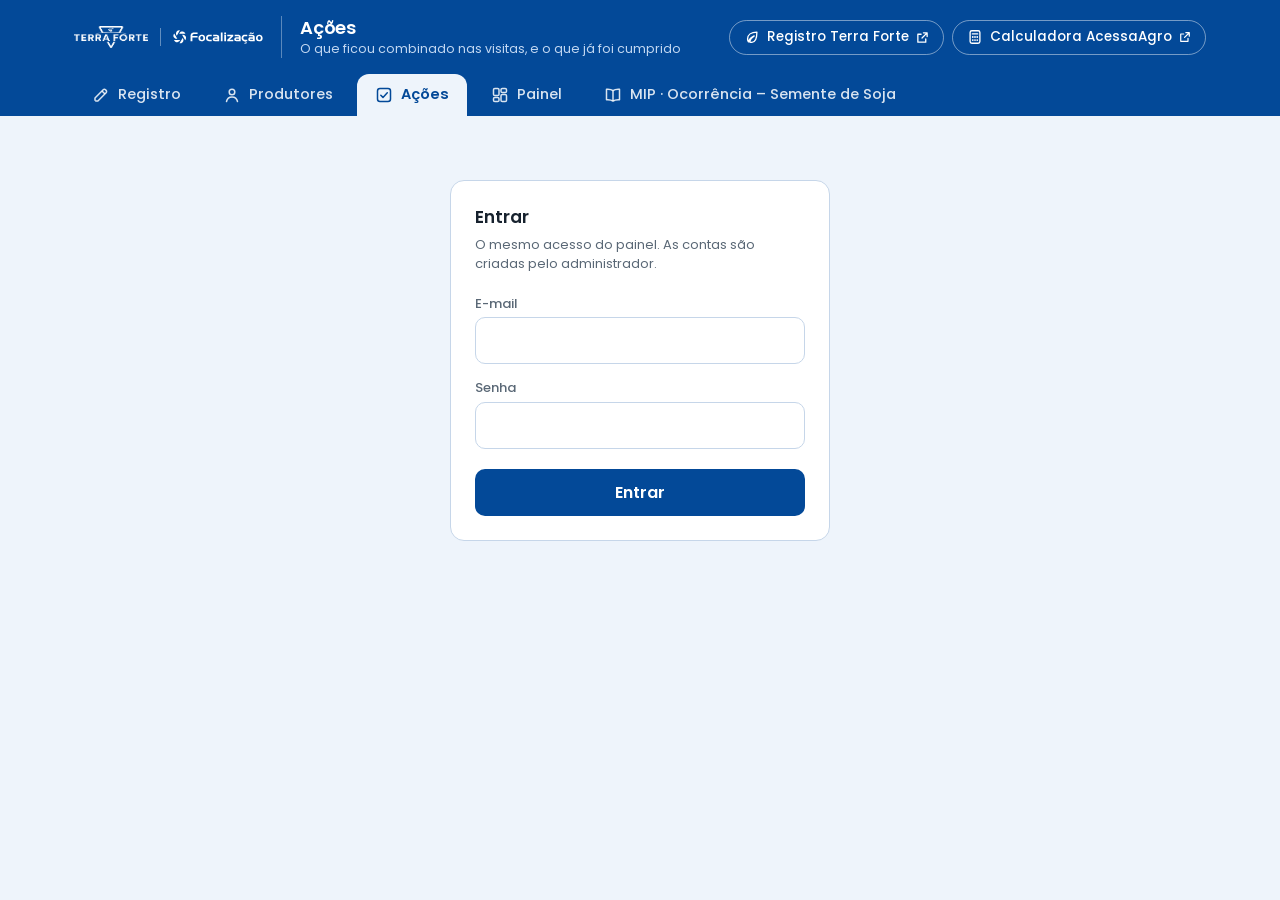
<file: acoes.html>
<!DOCTYPE html>
<html lang="pt-BR">
<head>
<meta charset="utf-8">
<meta name="viewport" content="width=device-width, initial-scale=1, viewport-fit=cover">
<meta name="apple-mobile-web-app-capable" content="yes">
<meta name="mobile-web-app-capable" content="yes">
<meta name="apple-mobile-web-app-title" content="Focalização">
<meta name="apple-mobile-web-app-status-bar-style" content="default">
<link rel="manifest" href="/manifest.json">
<meta name="theme-color" content="#034998">
<meta name="robots" content="noindex, nofollow">
<title>Ações — Focalização</title>
<link rel="icon" href="/favicon.ico" sizes="any">
<link rel="icon" href="/icon-192.png" type="image/png">
<link rel="apple-touch-icon" href="/apple-touch-icon.png">
<link rel="preconnect" href="https://fonts.googleapis.com">
<link rel="preconnect" href="https://fonts.gstatic.com" crossorigin>
<link href="https://fonts.googleapis.com/css2?family=Poppins:wght@400;500;600&display=swap" rel="stylesheet">
<style>
/* ---------------------------------------------------------------
   AÇÕES — o que cada consultor combinou nas visitas, com a caixa
   de cumprida. A ação nasce no formulário; aqui só se marca.
   --------------------------------------------------------------- */
:root{
  --principal:#034998;
  --apoio:#3D77BE;
  --fundo:#EEF4FB;
  --fundo2:#DDE8F6;
  --tinta:#17222E;
  --tinta-fraca:#5A6876;
  --linha:#C6D6E9;
  --marcado:#E8F1FC;
  --alerta:#A32020;
  --certo:#2E7D32;
  --raio:10px;
  --logo-tf:url("[data-uri]");
  --logo-foc-tela:url("[data-uri]");
}
*{box-sizing:border-box}
html{-webkit-text-size-adjust:100%}
body{
  margin:0;
  background:var(--fundo);
  color:var(--tinta);
  font-family:Poppins,-apple-system,BlinkMacSystemFont,"Segoe UI",Roboto,sans-serif;
  font-size:16px;
  line-height:1.5;
}

/* ---------- cabeçalho: em /barra.css ---------- */

/* ---------- estrutura ---------- */
main{max-width:760px;margin:0 auto;padding:20px 16px 40px}
h2{font-size:17px;font-weight:600;margin:0}

label{display:block;font-size:13px;font-weight:500;color:var(--tinta-fraca);margin-bottom:4px}
input,select,button{font-family:inherit;font-size:16px}
input[type=email],input[type=password]{
  width:100%;
  padding:10px 12px;
  border:1px solid var(--linha);
  border-radius:var(--raio);
  background:#fff;
  color:var(--tinta);
}
input:focus{outline:2px solid var(--apoio);outline-offset:-1px}
button{
  border:0;
  border-radius:var(--raio);
  padding:11px 16px;
  font-weight:600;
  background:var(--principal);
  color:#fff;
  cursor:pointer;
}
button:disabled{opacity:.55;cursor:default}
button:focus-visible,.caixa:focus-within,.consultor:focus-visible{
  outline:2.5px solid var(--apoio);outline-offset:2px;
}

/* ---------- login ---------- */
.entrada{max-width:380px;margin:44px auto;background:#fff;border:1px solid var(--linha);
  border-radius:14px;padding:24px}
.entrada h2{margin-bottom:4px}
.entrada p.ajuda{margin:0 0 20px;font-size:13px;color:var(--tinta-fraca)}
.entrada .campo{margin-bottom:14px}
.entrada button{width:100%;margin-top:6px}

.erro{
  background:#FBEAEA;border:1px solid #E7B9B9;color:var(--alerta);
  border-radius:var(--raio);padding:10px 12px;font-size:14px;margin-bottom:14px;
}
.vazio{background:#fff;border:1px dashed var(--linha);border-radius:14px;
  padding:22px 16px;text-align:center;color:var(--tinta-fraca);font-size:14px}
.carregando{text-align:center;color:var(--tinta-fraca);font-size:14px;padding:30px}
[hidden]{display:none!important}

/* ---------- menu de consultores ---------- */
.menu{
  background:#fff;border:1px solid var(--linha);border-radius:14px;
  padding:14px 16px;margin-bottom:18px;
}
.menu-rotulo{font-size:12px;font-weight:600;text-transform:uppercase;letter-spacing:.04em;
  color:var(--tinta-fraca);margin:0 0 10px}
.consultores{display:flex;gap:8px;flex-wrap:wrap}
.consultor{
  padding:7px 14px;
  background:#fff;color:var(--principal);
  border:1.5px solid var(--linha);border-radius:999px;
  font-size:14px;font-weight:500;
}
.consultor small{font-weight:400;color:var(--tinta-fraca);margin-left:4px}
.consultor small.atrasou{color:var(--alerta);font-weight:600}
.consultor[aria-current="page"]{background:var(--principal);border-color:var(--principal);color:#fff}
.consultor[aria-current="page"] small{color:#C3D8F2}

.titulo{margin-bottom:12px}

/* ---------- números ---------- */
.resumo{display:grid;gap:10px;grid-template-columns:repeat(3,1fr);margin-bottom:20px}
.numero{background:#fff;border:1px solid var(--linha);border-radius:14px;padding:12px 14px}
.numero b{display:block;font-size:24px;font-weight:600;line-height:1.2}
.numero span{font-size:12px;color:var(--tinta-fraca)}
.numero.atencao b{color:var(--alerta)}
.numero.feito b{color:var(--certo)}

/* ---------- grupos e ações ---------- */
.grupo{margin-bottom:22px}
.grupo>h3,.grupo>summary{
  font-size:12px;text-transform:uppercase;letter-spacing:.04em;
  color:var(--tinta-fraca);margin:0 0 8px;font-weight:600;
}
.grupo>summary{cursor:pointer;list-style:none}
.grupo>summary::-webkit-details-marker{display:none}
.grupo>summary::before{content:"▸ ";display:inline-block;width:1em}
.grupo[open]>summary::before{content:"▾ "}
.grupo.vencidas>h3{color:var(--alerta)}

.lista{list-style:none;margin:0;padding:0;display:flex;flex-direction:column;gap:8px}
.acao{
  display:flex;gap:12px;align-items:flex-start;
  background:#fff;border:1px solid var(--linha);border-radius:12px;
  padding:12px 14px;
}
.acao.vencida{border-left:4px solid var(--alerta)}
.acao.cumprida{background:#F6FAF6}
.acao.cumprida .o-que{color:var(--tinta-fraca);text-decoration:line-through;
  text-decoration-color:rgba(90,104,118,.5)}

/* a caixinha: o mesmo desenho do checklist do formulário */
.caixa{position:relative;flex:none;margin:1px 0 0;cursor:pointer;
  display:flex;flex-direction:column;align-items:center;gap:2px;border-radius:6px}
.caixa input{position:absolute;opacity:0;width:0;height:0}
.marca{
  width:26px;height:26px;
  border:2px solid var(--linha);border-radius:6px;background:#fff;
  display:grid;place-items:center;
}
.marca svg{width:16px;height:16px;opacity:0}
.caixa input:checked+.marca{background:var(--certo);border-color:var(--certo)}
.caixa input:checked+.marca svg{opacity:1}
.caixa input:disabled+.marca{opacity:.5}
.caixa small{font-size:10.5px;color:var(--tinta-fraca);font-weight:500}

.miolo{flex:1;min-width:0}
.o-que{margin:0 0 4px;white-space:pre-line;overflow-wrap:anywhere}
.meta{margin:0;font-size:13px;color:var(--tinta-fraca);display:flex;gap:4px 10px;flex-wrap:wrap}
.meta b{color:var(--tinta);font-weight:600}
.prazo.vencido{color:var(--alerta);font-weight:600}
.recado{margin:6px 0 0;font-size:12.5px;color:var(--certo)}
.recado.falhou{color:var(--alerta)}

@media (max-width:420px){.numero b{font-size:20px}}
</style>
<link rel="stylesheet" href="/barra.css">
</head>
<body>

<header class="tb" data-pagina="acoes">
  <div class="tb-in">
    <div class="tb-linha">
      <div class="marcas">
        <span class="lg lg-tf" role="img" aria-label="Terra Forte"></span>
        <span class="risco"></span>
        <span class="lg lg-foc" role="img" aria-label="Focalização"></span>
      </div>
      <div class="tb-titulo">
        <h1>Ações</h1>
        <p>O que ficou combinado nas visitas, e o que já foi cumprido</p>
      </div>
      <div class="tb-dir">
        <a class="tb-btn" href="https://calculadora-acessa-agro.vercel.app/" target="_blank" rel="noopener"><svg width="16" height="16" viewBox="0 0 18 18" fill="none" aria-hidden="true"><rect x="3.5" y="2" width="11" height="14" rx="2" stroke="currentColor" stroke-width="1.5"/><path d="M6 5.5h6" stroke="currentColor" stroke-width="1.5" stroke-linecap="round"/><path d="M6.5 9h.01M9 9h.01M11.5 9h.01M6.5 12.5h.01M9 12.5h.01M11.5 12.5h.01" stroke="currentColor" stroke-width="2" stroke-linecap="round"/></svg>Calculadora AcessaAgro <svg width="12" height="12" viewBox="0 0 14 14" fill="none" aria-hidden="true"><path d="M8 2h4v4M12 2L6.5 7.5M10.5 8.5V12H2V3.5h3.5" stroke="currentColor" stroke-width="1.4" stroke-linecap="round" stroke-linejoin="round"/></svg></a>
        <div class="sessao" id="sessao" hidden>
          <span id="quem-entrou"></span>
          <button type="button" class="tb-btn cheio" id="btn-sair"><svg width="16" height="16" viewBox="0 0 18 18" fill="none" aria-hidden="true"><path d="M7 2.5H4A1.5 1.5 0 002.5 4v10A1.5 1.5 0 004 15.5h3" stroke="currentColor" stroke-width="1.5" stroke-linecap="round"/><path d="M11 12.5L14.5 9 11 5.5M14.5 9H6" stroke="currentColor" stroke-width="1.5" stroke-linecap="round" stroke-linejoin="round"/></svg>Sair</button>
        </div>
      </div>
    </div>
    <nav class="tb-abas" aria-label="Páginas"></nav>
  </div>
</header>
<script src="/barra.js"></script>

<main>

  <!-- ================= LOGIN ================= -->
  <section class="entrada" id="entrada" hidden>
    <h2>Entrar</h2>
    <p class="ajuda">O mesmo acesso do painel. As contas são criadas pelo administrador.</p>
    <div class="erro" id="erro-login" hidden></div>
    <form id="form-login">
      <div class="campo">
        <label for="email">E-mail</label>
        <input type="email" id="email" autocomplete="username" required>
      </div>
      <div class="campo">
        <label for="senha">Senha</label>
        <input type="password" id="senha" autocomplete="current-password" required>
      </div>
      <button type="submit" id="btn-entrar">Entrar</button>
    </form>
  </section>

  <!-- ================= PÁGINA ================= -->
  <section id="pagina" hidden>
    <nav class="menu" id="menu" aria-label="Consultores" hidden>
      <p class="menu-rotulo">Consultor <span style="font-weight:400;text-transform:none;letter-spacing:0">— número de ações pendentes</span></p>
      <div class="consultores" id="consultores"></div>
    </nav>

    <div class="erro" id="erro-pagina" hidden></div>

    <div class="titulo"><h2 id="titulo"></h2></div>

    <div class="resumo">
      <div class="numero atencao"><b id="n-vencidas">0</b><span>vencidas</span></div>
      <div class="numero"><b id="n-pendentes">0</b><span>pendentes</span></div>
      <div class="numero feito"><b id="n-cumpridas">0</b><span>cumpridas</span></div>
    </div>

    <div id="grupos"></div>
  </section>

  <div class="carregando" id="carregando" hidden>Carregando…</div>

</main>

<!-- A carteira e o login: os mesmos arquivos do painel e da página
     dos produtores. -->
<script src="/carteira.js"></script>
<script src="/sessao.js"></script>

<script>
/* ===================================================================
   1. CONFIGURAÇÃO
   A mesma chave do formulário. Sozinha ela não lê nem marca nada:
   visitas e acao_cumprida só abrem para quem entrou com conta, e cada
   consultor só alcança as próprias visitas (schema.sql, 2.1 e 2.4).
   =================================================================== */
const SUPABASE = {
  url:   "https://iozeyyuftogrpsndkrvj.supabase.co",
  chave: "sb_publishable_41oi3yeqR7h4BxPAdEcQow_aQ6by_sJ",
  tabela: "acao_cumprida"
};

const $ = id => document.getElementById(id);

let eu = null;          /* { nome, admin } — o vínculo da conta */
let acoes = [];         /* visitas com ação preenchida */
let marcas = {};        /* visita_id -> { cumprida, alterado_em } mais recente */
let consultorDaVez = "";
let semTabela = false;  /* acao_cumprida ainda não criada no banco */

/* Data de hoje no fuso do aparelho — toISOString sozinho é UTC, e às
   nove da noite já diria que é amanhã. */
const hoje = (() => {
  const d = new Date();
  d.setMinutes(d.getMinutes() - d.getTimezoneOffset());
  return d.toISOString().slice(0, 10);
})();

const escapa = t => String(t == null ? "" : t)
  .replace(/&/g, "&amp;").replace(/</g, "&lt;").replace(/>/g, "&gt;")
  .replace(/"/g, "&quot;");
const br = d => d ? d.split("-").reverse().join("/") : "";
const dias = (de, ate) => Math.round((Date.parse(ate) - Date.parse(de)) / 864e5);

const cumprida = a => !!(marcas[a.id] && marcas[a.id].cumprida);
const vencida  = a => !cumprida(a) && a.prazo_acao && a.prazo_acao < hoje;

/* ===================================================================
   2. TELAS
   =================================================================== */
function mostraLogin(aviso) {
  esquece();
  eu = null; acoes = []; marcas = {};
  $("grupos").innerHTML = "";
  $("pagina").hidden = true;
  $("carregando").hidden = true;
  $("sessao").hidden = true;
  $("entrada").hidden = false;
  if (aviso) {
    $("erro-login").textContent = aviso;
    $("erro-login").hidden = false;
  }
}

function erroNaPagina(texto) {
  $("erro-pagina").textContent = texto;
  $("erro-pagina").hidden = false;
}

async function mostraPagina() {
  $("entrada").hidden = true;
  $("pagina").hidden = true;
  $("erro-pagina").hidden = true;
  $("carregando").hidden = false;
  $("quem-entrou").textContent = sessao.email;
  $("sessao").hidden = false;

  try {
    /* A regra da tabela consultores só devolve a linha da própria conta. */
    const vinculo = await pede("/rest/v1/consultores?select=nome,admin");
    if (vinculo === null) return;           /* caiu no login */
    eu = vinculo[0] || null;
    marcaGestor(eu);                         /* aba Gestão na barra só para gestores */

    $("carregando").hidden = true;
    $("pagina").hidden = false;

    if (!eu) {
      $("menu").hidden = true;
      $("titulo").textContent = "";
      $("grupos").innerHTML = `<div class="vazio">Sua conta ainda não está ligada a
        nenhum consultor. Peça ao administrador para fazer o vínculo.</div>`;
      return;
    }

    /* A marcação falha sozinha: sem a tabela nova (schema.sql não
       rodado), as ações aparecem mesmo assim e o aviso diz o que falta. */
    semTabela = false;
    const [visitas, linhas] = await Promise.all([
      pede("/rest/v1/visitas?select=id,consultor,produtor,municipio,data_visita,acao,prazo_acao" +
        "&acao=not.is.null&order=data_visita.desc&limit=5000"),
      pede(`/rest/v1/${SUPABASE.tabela}?select=visita_id,cumprida,alterado_em` +
        "&order=alterado_em.desc&limit=10000")
        .catch(e => {
          console.error(e);
          semTabela = /PGRST205|42P01/.test(e.message);
          erroNaPagina(semTabela
            ? "A marcação de ações cumpridas ainda não foi criada no banco " +
              "(rode o banco/schema.sql no Supabase). Dá para ver as ações, " +
              "mas marcar só vai funcionar depois disso."
            : "Não foi possível ler o que já foi marcado. " + e.message);
          return [];
        })
    ]);
    if (visitas === null || linhas === null) return;

    acoes = visitas.filter(v => (v.acao || "").trim());

    /* Vêm da mais nova para a mais velha: a primeira de cada visita vale. */
    marcas = {};
    for (const l of linhas) if (!marcas[l.visita_id]) marcas[l.visita_id] = l;

    montaMenu();
  } catch (e) {
    console.error(e);
    $("carregando").hidden = true;
    $("pagina").hidden = false;
    erroNaPagina("Não foi possível carregar as ações. " + e.message);
  }
}

/* ===================================================================
   3. MENU DE CONSULTORES
   O admin vê todos e escolhe; o consultor vê só as próprias ações. A
   tela só organiza: quem decide o que cada um alcança é a regra do
   banco.
   =================================================================== */
function nomesDoMenu() {
  /* A carteira e quem já tem ação: o formulário da Terra Forte grava
     na mesma tabela, com consultores que não estão na carteira. */
  return [...new Set([...CARTEIRA.map(l => l[0]), ...acoes.map(a => a.consultor)])]
    .sort((a, b) => a.localeCompare(b, "pt-BR"));
}

function montaMenu() {
  const nomes = eu.admin ? nomesDoMenu() : [eu.nome];
  $("menu").hidden = !eu.admin;
  desenhaMenu(nomes);

  /* O consultor escolhido fica no endereço: dá para voltar a ele
     depois de recarregar, e para mandar o link de uma página. */
  const pedido = decodeURIComponent(location.hash.slice(1));
  escolhe(nomes.includes(pedido) ? pedido : nomes[0]);
}

function desenhaMenu(nomes = nomesDoMenu()) {
  if (!eu.admin) return;
  $("consultores").innerHTML = nomes.map(n => {
    const minhas = acoes.filter(a => a.consultor === n);
    const pend = minhas.filter(a => !cumprida(a)).length;
    const atraso = minhas.some(vencida);
    return `<button type="button" class="consultor" data-nome="${escapa(n)}"
      ${n === consultorDaVez ? 'aria-current="page"' : ""}>${escapa(n)}<small
      class="${atraso ? "atrasou" : ""}" title="${atraso ? "tem ação vencida" : ""}">${pend}</small></button>`;
  }).join("");
}

function escolhe(nome) {
  consultorDaVez = nome;
  if (eu.admin) history.replaceState(null, "", "#" + encodeURIComponent(nome));
  document.querySelectorAll(".consultor").forEach(b => {
    if (b.dataset.nome === nome) b.setAttribute("aria-current", "page");
    else b.removeAttribute("aria-current");
  });
  desenha();
}

/* ===================================================================
   4. DESENHO
   Vencidas primeiro, da mais atrasada para a mais recente; depois as
   do prazo, da que vence antes; sem prazo no fim. Cumpridas num
   grupo fechado embaixo, para não disputar atenção.
   =================================================================== */
function desenha() {
  const nome = consultorDaVez;
  $("titulo").textContent = eu.admin ? "Ações de " + nome : "Minhas ações";

  const minhas = acoes.filter(a => a.consultor === nome);
  const porPrazo = (a, b) =>
    (a.prazo_acao || "9999").localeCompare(b.prazo_acao || "9999") ||
    b.data_visita.localeCompare(a.data_visita);

  const vencidas  = minhas.filter(vencida).sort(porPrazo);
  const noPrazo   = minhas.filter(a => !cumprida(a) && !vencida(a)).sort(porPrazo);
  const cumpridas = minhas.filter(cumprida).sort((a, b) =>
    (marcas[b.id].alterado_em || "").localeCompare(marcas[a.id].alterado_em || ""));

  $("n-vencidas").textContent  = vencidas.length;
  $("n-pendentes").textContent = vencidas.length + noPrazo.length;
  $("n-cumpridas").textContent = cumpridas.length;

  if (!minhas.length) {
    $("grupos").innerHTML = `<div class="vazio">Nenhuma ação combinada nas visitas
      de ${escapa(nome)} ainda. As ações nascem no campo "Ação definida" do
      formulário de visita.</div>`;
    return;
  }

  const grupo = (classe, titulo, lista) => lista.length ? `
    <section class="grupo ${classe}">
      <h3>${titulo} (${lista.length})</h3>
      <ul class="lista">${lista.map(item).join("")}</ul>
    </section>` : "";

  $("grupos").innerHTML =
    grupo("vencidas", "Vencidas", vencidas) +
    grupo("abertas", "No prazo", noPrazo) +
    (vencidas.length + noPrazo.length ? "" :
      `<div class="vazio" style="margin-bottom:22px">Nada pendente. Tudo o que foi
        combinado está cumprido.</div>`) +
    (cumpridas.length ? `
      <details class="grupo cumpridas">
        <summary>Cumpridas (${cumpridas.length})</summary>
        <ul class="lista">${cumpridas.map(item).join("")}</ul>
      </details>` : "");
}

function item(a) {
  const feita = cumprida(a);
  const atraso = vencida(a);

  let prazo = "sem prazo";
  if (a.prazo_acao) {
    const d = dias(hoje, a.prazo_acao);
    prazo = "prazo " + br(a.prazo_acao) + (feita ? "" :
      d < 0  ? ` · vencida há ${-d} ${d === -1 ? "dia" : "dias"}` :
      d === 0 ? " · vence hoje" :
      d <= 7  ? ` · faltam ${d} ${d === 1 ? "dia" : "dias"}` : "");
  }

  return `
<li class="acao${atraso ? " vencida" : ""}${feita ? " cumprida" : ""}" data-id="${escapa(a.id)}">
  <label class="caixa" title="${feita ? "Desmarcar" : "Marcar como cumprida"}">
    <input type="checkbox"${feita ? " checked" : ""}${semTabela ? " disabled" : ""}
           aria-label="Cumprida: ${escapa(a.acao.slice(0, 60))}">
    <span class="marca">
      <svg viewBox="0 0 14 14" fill="none" aria-hidden="true">
        <path d="M2.5 7.4l3 3L11.5 4" stroke="#fff" stroke-width="2.2"
              stroke-linecap="round" stroke-linejoin="round"/>
      </svg>
    </span>
    <small>${feita ? "feita" : "feita?"}</small>
  </label>
  <div class="miolo">
    <p class="o-que">${escapa(a.acao.trim())}</p>
    <p class="meta">
      <b>${escapa(a.produtor)}</b>
      ${a.municipio ? `<span>${escapa(a.municipio)}</span>` : ""}
      <span>visita ${br(a.data_visita)}</span>
      <span class="prazo${atraso ? " vencido" : ""}">${prazo}</span>
    </p>
    ${feita && marcas[a.id].alterado_em ? `<p class="recado">Cumprida — marcada em
      ${new Date(marcas[a.id].alterado_em).toLocaleDateString("pt-BR")}</p>` : ""}
  </div>
</li>`;
}

/* ===================================================================
   5. MARCAR
   Cada clique é uma linha nova em acao_cumprida; vale a mais recente.
   Desmarcar também grava, com cumprida = false — fica o histórico.
   =================================================================== */
$("grupos").addEventListener("change", async e => {
  const caixa = e.target;
  if (caixa.type !== "checkbox") return;
  const li = caixa.closest(".acao");
  const id = li.dataset.id;
  const quer = caixa.checked;

  caixa.disabled = true;
  try {
    const ok = await pede(`/rest/v1/${SUPABASE.tabela}`, { visita_id: id, cumprida: quer });
    if (ok === null) return;                /* caiu no login */
    marcas[id] = { visita_id: id, cumprida: quer, alterado_em: new Date().toISOString() };
    /* Redesenha para a ação mudar de grupo, e o menu para o número de
       pendentes do consultor acompanhar. */
    desenha();
    desenhaMenu();
  } catch (err) {
    console.error(err);
    caixa.checked = !quer;
    caixa.disabled = false;
    let recado = li.querySelector(".recado.falhou");
    if (!recado) {
      recado = document.createElement("p");
      recado.className = "recado falhou";
      li.querySelector(".miolo").appendChild(recado);
    }
    recado.textContent = /PGRST205|42P01/.test(err.message)
      ? "Não salvou: a tabela ainda não foi criada no banco (falta rodar o schema.sql)."
      : /\b403\b|42501/.test(err.message)
      ? "O banco não deixou marcar: esta ação não é de uma visita sua."
      : "Não foi possível salvar. " + err.message;
  }
});

/* ===================================================================
   6. LIGAÇÕES
   =================================================================== */
$("form-login").addEventListener("submit", async e => {
  e.preventDefault();
  $("erro-login").hidden = true;
  $("btn-entrar").disabled = true;
  $("btn-entrar").textContent = "Entrando…";
  try {
    await entra($("email").value.trim(), $("senha").value);
    $("senha").value = "";
    await mostraPagina();
  } catch (err) {
    $("erro-login").textContent = err.message;
    $("erro-login").hidden = false;
  } finally {
    $("btn-entrar").disabled = false;
    $("btn-entrar").textContent = "Entrar";
  }
});

$("consultores").addEventListener("click", e => {
  const b = e.target.closest(".consultor");
  if (b && b.dataset.nome !== consultorDaVez) escolhe(b.dataset.nome);
});

$("btn-sair").addEventListener("click", sai);

/* --- começo --- */
sessao = recupera();
if (sessao && sessao.access_token) mostraPagina();
else mostraLogin();
</script>
</body>
</html>
</file>
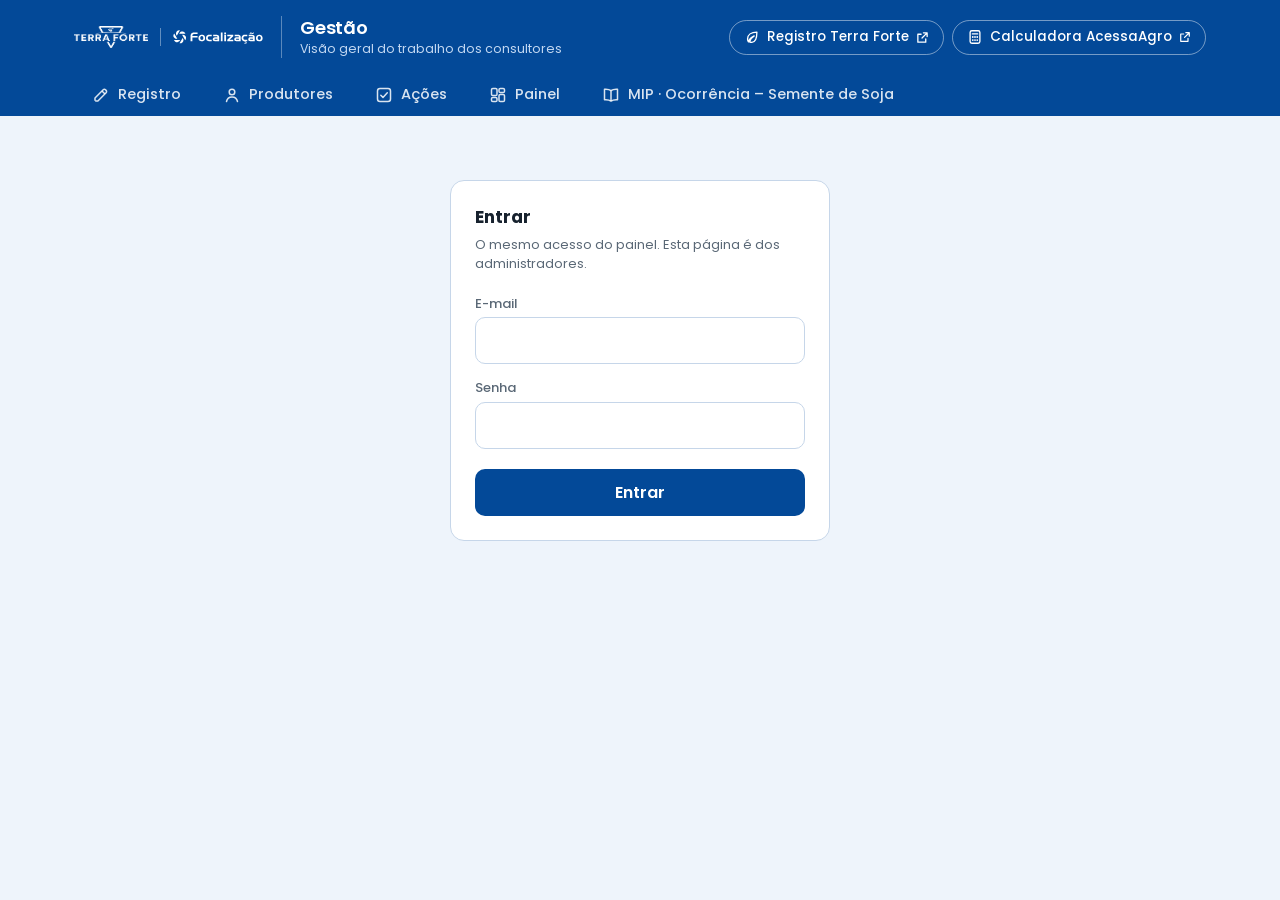
<file: gestao.html>
<!DOCTYPE html>
<html lang="pt-BR">
<head>
<meta charset="utf-8">
<meta name="viewport" content="width=device-width, initial-scale=1, viewport-fit=cover">
<meta name="apple-mobile-web-app-capable" content="yes">
<meta name="mobile-web-app-capable" content="yes">
<meta name="apple-mobile-web-app-title" content="Focalização">
<meta name="apple-mobile-web-app-status-bar-style" content="default">
<link rel="manifest" href="/manifest.json">
<meta name="theme-color" content="#034998">
<meta name="robots" content="noindex, nofollow">
<title>Gestão — Focalização</title>
<link rel="icon" href="/favicon.ico" sizes="any">
<link rel="icon" href="/icon-192.png" type="image/png">
<link rel="apple-touch-icon" href="/apple-touch-icon.png">
<link rel="preconnect" href="https://fonts.googleapis.com">
<link rel="preconnect" href="https://fonts.gstatic.com" crossorigin>
<link href="https://fonts.googleapis.com/css2?family=Poppins:wght@400;500;600&display=swap" rel="stylesheet">
<style>
/* ---------------------------------------------------------------
   GESTÃO — visão do gestor: visitas, cobertura da carteira, ações
   e situação dos produtores, em números e gráficos. Só lê, e só
   para admin — a regra do banco já entrega a ele todas as linhas.
   --------------------------------------------------------------- */
:root{
  --principal:#034998;
  --apoio:#3D77BE;
  --fundo:#EEF4FB;
  --fundo2:#DDE8F6;
  --tinta:#17222E;
  --tinta-fraca:#5A6876;
  --tinta-muda:#7D8A97;
  --linha:#C6D6E9;
  --grade:#E3EAF3;
  --marcado:#E8F1FC;
  --alerta:#A32020;
  --raio:10px;
  /* marcas dos gráficos — paleta validada (daltonismo e contraste)
     contra o fundo branco dos cartões */
  --serie:#2a78d6;
  --trilho:#E6EEF8;
  --bom:#0ca30c;
  --aberta:#2a78d6;
  --critico:#d03b3b;
  --logo-tf:url("[data-uri]");
  --logo-foc-tela:url("[data-uri]");
}
*{box-sizing:border-box}
html{-webkit-text-size-adjust:100%}
body{
  margin:0;
  background:var(--fundo);
  color:var(--tinta);
  font-family:Poppins,-apple-system,BlinkMacSystemFont,"Segoe UI",Roboto,sans-serif;
  font-size:16px;
  line-height:1.5;
}

/* ---------- cabeçalho: em /barra.css ---------- */

/* ---------- estrutura ---------- */
main{max-width:1080px;margin:0 auto;padding:20px 16px 48px}
label{display:block;font-size:13px;font-weight:500;color:var(--tinta-fraca);margin-bottom:4px}
input,select,button{font-family:inherit;font-size:16px}
input[type=email],input[type=password],input[type=date],select{
  width:100%;
  padding:10px 12px;
  border:1px solid var(--linha);
  border-radius:var(--raio);
  background:#fff;
  color:var(--tinta);
}
input:focus,select:focus{outline:2px solid var(--apoio);outline-offset:-1px}
button{
  border:0;border-radius:var(--raio);padding:11px 16px;
  font-weight:600;background:var(--principal);color:#fff;cursor:pointer;
}
button:disabled{opacity:.55;cursor:default}
[data-dica]:focus-visible{outline:2.5px solid var(--apoio);outline-offset:2px}

.entrada{max-width:380px;margin:44px auto;background:#fff;border:1px solid var(--linha);
  border-radius:14px;padding:24px}
.entrada h2{font-size:17px;margin:0 0 4px}
.entrada p.ajuda{margin:0 0 20px;font-size:13px;color:var(--tinta-fraca)}
.entrada .campo{margin-bottom:14px}
.entrada button{width:100%;margin-top:6px}
.erro{
  background:#FBEAEA;border:1px solid #E7B9B9;color:var(--alerta);
  border-radius:var(--raio);padding:10px 12px;font-size:14px;margin-bottom:14px;
}
.vazio{background:#fff;border:1px dashed var(--linha);border-radius:14px;
  padding:22px 16px;text-align:center;color:var(--tinta-fraca);font-size:14px}
.carregando{text-align:center;color:var(--tinta-fraca);font-size:14px;padding:30px}
[hidden]{display:none!important}

/* ---------- filtros: uma linha, acima de tudo ---------- */
.filtros{display:flex;gap:12px;flex-wrap:wrap;align-items:flex-end;margin-bottom:18px}
.filtros>div{flex:0 1 190px;min-width:150px}
.filtros .nota{flex:1 1 220px;font-size:12.5px;color:var(--tinta-fraca);margin:0 0 10px}

/* ---------- números-chave ---------- */
.tiles{display:grid;gap:10px;grid-template-columns:repeat(auto-fit,minmax(170px,1fr));margin-bottom:18px}
.tile{background:#fff;border:1px solid var(--linha);border-radius:14px;padding:14px 16px}
.tile .rotulo{font-size:12.5px;color:var(--tinta-fraca);margin:0}
.tile .valor{font-size:28px;font-weight:600;line-height:1.2;margin:2px 0 0}
.tile .sub{font-size:12.5px;color:var(--tinta-fraca);margin:2px 0 0}
.tile.atencao .valor{color:var(--alerta)}

/* ---------- cartões de gráfico ---------- */
.grade2{display:grid;gap:14px;grid-template-columns:repeat(auto-fit,minmax(min(100%,420px),1fr));margin-bottom:14px}
.cartao{background:#fff;border:1px solid var(--linha);border-radius:14px;padding:16px 18px;margin-bottom:14px;min-width:0}
.grade2 .cartao{margin-bottom:0}
.cartao h2{font-size:15px;font-weight:600;margin:0}
.cartao .explica{font-size:12.5px;color:var(--tinta-fraca);margin:2px 0 14px}
.cartao details.tabela{margin-top:12px;font-size:13px}
.cartao details.tabela summary{cursor:pointer;color:var(--principal);font-weight:500}
.rolagem{overflow-x:auto}

/* colunas por mês */
.colunas{display:flex;align-items:flex-end;gap:6px;height:170px;
  border-bottom:1px solid #C9D3DF;padding-top:22px}
.col{flex:1 1 0;min-width:0;height:100%;display:flex;flex-direction:column;
  justify-content:flex-end;align-items:center;position:relative;cursor:default}
.col .barra{width:100%;max-width:24px;background:var(--serie);border-radius:4px 4px 0 0;min-height:2px}
.col:hover .barra,.col:focus .barra{filter:brightness(1.15)}
.col .num{position:absolute;font-size:12px;color:var(--tinta);font-weight:500;
  padding-bottom:3px;white-space:nowrap}
.eixo{display:flex;gap:6px;margin-top:6px}
.eixo span{flex:1 1 0;min-width:0;text-align:center;font-size:11px;color:var(--tinta-muda);
  white-space:nowrap;overflow:hidden;text-overflow:clip}

/* barras horizontais */
.hbarras{display:flex;flex-direction:column;gap:9px}
.hlinha{display:grid;grid-template-columns:minmax(90px,210px) 1fr auto;gap:10px;align-items:center;font-size:13.5px}
.hlinha .nome{overflow:hidden;text-overflow:ellipsis;white-space:nowrap}
.hlinha .valor{font-size:13px;color:var(--tinta);font-variant-numeric:tabular-nums;min-width:3ch;text-align:right}
.trilho{height:12px;background:var(--trilho);border-radius:0 4px 4px 0;position:relative}
.trilho .preenche{height:100%;background:var(--serie);border-radius:0 4px 4px 0;min-width:2px}
.trilho:hover .preenche,.trilho:focus .preenche{filter:brightness(1.15)}

/* quadro por consultor */
table.quadro{width:100%;border-collapse:collapse;font-size:13.5px;min-width:640px}
table.quadro th{text-align:left;font-weight:500;font-size:12px;color:var(--tinta-fraca);
  padding:0 10px 8px 0;border-bottom:1px solid var(--grade)}
table.quadro td{padding:9px 10px 9px 0;border-bottom:1px solid var(--grade);vertical-align:middle}
table.quadro td.n{font-variant-numeric:tabular-nums;white-space:nowrap}
table.quadro .mini{display:flex;align-items:center;gap:8px}
table.quadro .mini .trilho{flex:1;min-width:60px;max-width:180px}
.pilha{display:flex;gap:2px;height:12px;min-width:80px;max-width:200px;flex:1}
.pilha span{height:100%}
.pilha span:last-child{border-radius:0 4px 4px 0}
.pilha .bom{background:var(--bom)}
.pilha .aberta{background:var(--aberta)}
.pilha .critico{background:var(--critico)}
.pilha span:hover,.pilha span:focus{filter:brightness(1.15)}
.legenda{display:flex;gap:14px;flex-wrap:wrap;font-size:12.5px;color:var(--tinta-fraca);margin:0 0 12px}
.legenda i{display:inline-block;width:10px;height:10px;border-radius:2px;margin-right:5px;vertical-align:-1px}
.dias-alerta{color:var(--alerta);font-weight:600}

/* listas simples */
table.lista{width:100%;border-collapse:collapse;font-size:13.5px}
table.lista th{text-align:left;font-weight:500;font-size:12px;color:var(--tinta-fraca);
  padding:0 10px 6px 0;border-bottom:1px solid var(--grade)}
table.lista td{padding:7px 10px 7px 0;border-bottom:1px solid var(--grade)}
table.lista td.n{font-variant-numeric:tabular-nums;white-space:nowrap}

/* dica flutuante: a mesma para todos os gráficos */
#dica{
  position:fixed;z-index:10;pointer-events:none;
  background:var(--tinta);color:#fff;font-size:12.5px;line-height:1.4;
  padding:7px 10px;border-radius:8px;max-width:260px;
  box-shadow:0 4px 14px rgba(0,0,0,.18);
}
/* ---------- abas da gestão ---------- */
.abas-g{display:flex;gap:4px;background:#fff;border:1px solid var(--linha);border-radius:12px;
  padding:4px;margin-bottom:16px;width:max-content;max-width:100%;overflow-x:auto}
.abas-g button{background:none;color:var(--tinta-fraca);font-weight:500;font-size:14.5px;
  padding:8px 16px;border-radius:9px;white-space:nowrap}
.abas-g button[aria-selected="true"]{background:var(--principal);color:#fff;font-weight:600}
.abas-g button:focus-visible{outline:2.5px solid var(--apoio);outline-offset:2px}

/* ---------- qualidade dos relatórios ----------
   Classes A→D numa escala azul→vermelho (validada para daltonismo);
   a letra vai sempre escrita junto, a cor nunca fica sozinha. */
:root{--cA:#1d5fb0;--cB:#6aa2df;--cC:#ea8a5e;--cD:#b83330}
.classe{display:inline-grid;place-items:center;min-width:26px;height:22px;padding:0 6px;
  border-radius:6px;font-size:12.5px;font-weight:700;line-height:1}
.classe.A{background:var(--cA);color:#fff}.classe.B{background:var(--cB);color:var(--tinta)}
.classe.C{background:var(--cC);color:var(--tinta)}.classe.D{background:var(--cD);color:#fff}
.nota-n{font-variant-numeric:tabular-nums;font-weight:600}
.dist{display:flex;gap:2px;height:28px;border-radius:0 6px 6px 0;overflow:hidden;margin:4px 0 10px}
.dist span{height:100%;display:grid;place-items:center;font-size:12px;font-weight:700;min-width:2px}
.dist span:hover,.dist span:focus{filter:brightness(1.12)}
.dist .A{background:var(--cA);color:#fff}.dist .B{background:var(--cB);color:var(--tinta)}
.dist .C{background:var(--cC);color:var(--tinta)}.dist .D{background:var(--cD);color:#fff}
.pilha .A{background:var(--cA)}.pilha .B{background:var(--cB)}.pilha .C{background:var(--cC)}.pilha .D{background:var(--cD)}
.trilho .preenche.nota{background:var(--serie)}
table.quadro tr.clicavel{cursor:pointer}
table.quadro tr.clicavel:hover td{background:var(--marcado)}
.filtros-rel{display:flex;gap:12px;flex-wrap:wrap;align-items:flex-end;margin:0 0 12px}
.filtros-rel>div{flex:0 1 200px;min-width:150px}
.filtros-rel label.check{display:flex;align-items:center;gap:8px;font-size:14px;color:var(--tinta);margin:0 0 10px}
.filtros-rel label.check input{width:18px;height:18px}
.rel{border-top:1px solid var(--grade)}
.rel>summary{list-style:none;cursor:pointer;display:grid;
  grid-template-columns:86px minmax(0,1.4fr) minmax(0,1fr) 92px 70px 20px;gap:10px;align-items:center;
  padding:10px 4px;font-size:13.5px}
.rel>summary::-webkit-details-marker{display:none}
.rel>summary:hover{background:var(--marcado)}
.rel>summary .prod{font-weight:500;overflow:hidden;text-overflow:ellipsis;white-space:nowrap}
.rel>summary .quem,.rel>summary .orig{color:var(--tinta-fraca);overflow:hidden;text-overflow:ellipsis;white-space:nowrap}
.rel>summary .nt{display:flex;align-items:center;gap:6px;justify-content:flex-end}
.rel>summary .seta{width:8px;height:8px;border-right:2px solid var(--tinta-muda);border-bottom:2px solid var(--tinta-muda);transform:rotate(45deg);margin-top:-4px}
.rel[open]>summary .seta{transform:rotate(225deg);margin-top:4px}
.rel .alerta-ic{color:var(--alerta);font-weight:700}
.rel-corpo{padding:4px 4px 16px;font-size:13.5px}
.dims{display:grid;grid-template-columns:repeat(auto-fit,minmax(150px,1fr));gap:8px;margin-bottom:12px}
.dim{border:1px solid var(--grade);border-radius:10px;padding:8px 10px}
.dim b{display:block;font-size:12px;font-weight:500;color:var(--tinta-fraca)}
.dim .v{font-variant-numeric:tabular-nums;font-weight:600}
.dim .trilho{height:6px;margin-top:6px}
.rel-corpo h4{font-size:13px;margin:10px 0 4px}
.rel-corpo ul{margin:0;padding-left:18px}
.rel-corpo li{margin:2px 0}
.rel-corpo .txt{background:var(--fundo);border-radius:8px;padding:8px 10px;color:var(--tinta);white-space:pre-wrap;max-height:180px;overflow:auto}
.mais{margin-top:12px;background:#fff;color:var(--principal);border:1px solid var(--linha)}
table.regua td,table.regua th{vertical-align:top}
.local-dl{margin:10px 0 0;display:grid;grid-template-columns:auto 1fr;gap:2px 10px;font-size:13.5px}
.local-dl dt{font-weight:600}.local-dl dd{margin:0}
@media (max-width:640px){
  .rel>summary{grid-template-columns:72px minmax(0,1fr) 70px 16px}
  .rel>summary .quem,.rel>summary .orig{display:none}
}
.recarregando{opacity:.55;transition:opacity .15s}
@media (prefers-reduced-motion:reduce){*{transition:none!important}}
</style>
<link rel="stylesheet" href="/barra.css">
</head>
<body>

<header class="tb" data-pagina="gestao">
  <div class="tb-in">
    <div class="tb-linha">
      <div class="marcas">
        <span class="lg lg-tf" role="img" aria-label="Terra Forte"></span>
        <span class="risco"></span>
        <span class="lg lg-foc" role="img" aria-label="Focalização"></span>
      </div>
      <div class="tb-titulo">
        <h1>Gestão</h1>
        <p>Visão geral do trabalho dos consultores</p>
      </div>
      <div class="tb-dir">
        <a class="tb-btn" href="https://calculadora-acessa-agro.vercel.app/" target="_blank" rel="noopener"><svg width="16" height="16" viewBox="0 0 18 18" fill="none" aria-hidden="true"><rect x="3.5" y="2" width="11" height="14" rx="2" stroke="currentColor" stroke-width="1.5"/><path d="M6 5.5h6" stroke="currentColor" stroke-width="1.5" stroke-linecap="round"/><path d="M6.5 9h.01M9 9h.01M11.5 9h.01M6.5 12.5h.01M9 12.5h.01M11.5 12.5h.01" stroke="currentColor" stroke-width="2" stroke-linecap="round"/></svg>Calculadora AcessaAgro <svg width="12" height="12" viewBox="0 0 14 14" fill="none" aria-hidden="true"><path d="M8 2h4v4M12 2L6.5 7.5M10.5 8.5V12H2V3.5h3.5" stroke="currentColor" stroke-width="1.4" stroke-linecap="round" stroke-linejoin="round"/></svg></a>
        <div class="sessao" id="sessao" hidden>
          <span id="quem-entrou"></span>
          <button type="button" class="tb-btn cheio" id="btn-sair"><svg width="16" height="16" viewBox="0 0 18 18" fill="none" aria-hidden="true"><path d="M7 2.5H4A1.5 1.5 0 002.5 4v10A1.5 1.5 0 004 15.5h3" stroke="currentColor" stroke-width="1.5" stroke-linecap="round"/><path d="M11 12.5L14.5 9 11 5.5M14.5 9H6" stroke="currentColor" stroke-width="1.5" stroke-linecap="round" stroke-linejoin="round"/></svg>Sair</button>
        </div>
      </div>
    </div>
    <nav class="tb-abas" aria-label="Páginas"></nav>
  </div>
</header>
<script src="/barra.js"></script>

<main>

  <!-- ================= LOGIN ================= -->
  <section class="entrada" id="entrada" hidden>
    <h2>Entrar</h2>
    <p class="ajuda">O mesmo acesso do painel. Esta página é dos administradores.</p>
    <div class="erro" id="erro-login" hidden></div>
    <form id="form-login">
      <div class="campo">
        <label for="email">E-mail</label>
        <input type="email" id="email" autocomplete="username" required>
      </div>
      <div class="campo">
        <label for="senha">Senha</label>
        <input type="password" id="senha" autocomplete="current-password" required>
      </div>
      <button type="submit" id="btn-entrar">Entrar</button>
    </form>
  </section>

  <div class="vazio" id="so-admin" hidden>Esta página é só para a gestão.
    Suas visitas, ações e produtores estão no <a href="/painel.html">Painel</a>,
    em <a href="/acoes.html">Ações</a> e em <a href="/produtores.html">Produtores</a>.</div>

  <!-- ================= PÁGINA ================= -->
  <section id="pagina" hidden>

    <div class="abas-g" role="tablist" aria-label="Visões da gestão">
      <button type="button" role="tab" id="aba-geral" aria-selected="true" aria-controls="conteudo">Visão geral</button>
      <button type="button" role="tab" id="aba-qualidade" aria-selected="false" aria-controls="qualidade">Qualidade dos relatórios</button>
    </div>

    <div class="filtros">
      <div>
        <label for="f-periodo">Período</label>
        <select id="f-periodo">
          <option value="30">Últimos 30 dias</option>
          <option value="90" selected>Últimos 90 dias</option>
          <option value="ano">Este ano</option>
          <option value="tudo">Tudo</option>
          <option value="outro">Escolher datas…</option>
        </select>
      </div>
      <div id="caixa-de" hidden>
        <label for="f-de">De</label>
        <input type="date" id="f-de">
      </div>
      <div id="caixa-ate" hidden>
        <label for="f-ate">Até</label>
        <input type="date" id="f-ate">
      </div>
      <div>
        <label for="f-origem">Formulário</label>
        <select id="f-origem">
          <option value="">Os dois</option>
          <option value="focalizacao">Focalização</option>
          <option value="terra-forte">Terra Forte</option>
        </select>
      </div>
      <p class="nota" id="nota-periodo"></p>
    </div>

    <div class="erro" id="erro-pagina" hidden></div>

    <div id="conteudo">
      <div class="tiles" id="tiles"></div>

      <div class="grade2">
        <section class="cartao">
          <h2>Visitas por mês</h2>
          <p class="explica">Todas as visitas registradas, pela data da visita.</p>
          <div id="g-meses"></div>
        </section>
        <section class="cartao">
          <h2>Relatórios por pessoa</h2>
          <p class="explica">Quem fez cada relatório no período: o "Relatório feito por",
            quando preenchido; senão, o próprio consultor da visita.</p>
          <div id="g-relatorios"></div>
        </section>
      </div>

      <section class="cartao">
        <h2>Quadro por pessoa</h2>
        <p class="explica">Visitas são as feitas na carteira de cada consultor; relatórios,
          os que a pessoa fez — inclusive para a carteira de outro. Cobertura é quantos
          produtores da carteira receberam ao menos uma visita no período. Ações são as
          combinadas nas visitas do período.</p>
        <p class="legenda">
          <span><i style="background:var(--bom)"></i>cumpridas</span>
          <span><i style="background:var(--aberta)"></i>no prazo</span>
          <span><i style="background:var(--critico)"></i>vencidas</span>
        </p>
        <div class="rolagem" id="g-quadro"></div>
      </section>

      <div class="grade2">
        <section class="cartao">
          <h2>Situação da carteira hoje</h2>
          <p class="explica">Produtores com cada item marcado, entre todos da carteira.
            É o estado atual — não depende do período.</p>
          <div id="g-situacao"></div>
        </section>
        <section class="cartao">
          <h2>Produtores sem visita há mais de 30 dias</h2>
          <p class="explica">Contando até hoje, em toda a história — os que mais
            precisam de atenção primeiro.</p>
          <div id="g-esquecidos"></div>
        </section>
      </div>
    </div>

    <!-- ================= QUALIDADE DOS RELATÓRIOS ================= -->
    <div id="qualidade" role="tabpanel" aria-labelledby="aba-qualidade" hidden>
      <div class="tiles" id="q-tiles"></div>

      <div class="grade2">
        <section class="cartao">
          <h2>Régua: como estão os relatórios</h2>
          <p class="explica">Quantos relatórios do período caíram em cada classe.
            A 85–100 · B 70–84 · C 50–69 · D 0–49.</p>
          <div id="q-dist"></div>
        </section>
        <section class="cartao">
          <h2>Onde se perde ponto</h2>
          <p class="explica">Média que os relatórios do período tiram em cada parte da nota,
            em relação ao máximo. As barras mais curtas são o que mais falta registrar.</p>
          <div id="q-dims"></div>
        </section>
      </div>

      <section class="cartao">
        <h2>Nota por pessoa</h2>
        <p class="explica">A nota vai para quem fez o relatório: o "Relatório feito por", quando
          preenchido (mesmo que o cliente seja da carteira de outro consultor); senão, o consultor
          da visita. Toque numa linha para ver os relatórios da pessoa.</p>
        <p class="legenda">
          <span><i style="background:var(--cA)"></i>A</span>
          <span><i style="background:var(--cB)"></i>B</span>
          <span><i style="background:var(--cC)"></i>C</span>
          <span><i style="background:var(--cD)"></i>D</span>
        </p>
        <div class="rolagem" id="q-pessoas"></div>
      </section>

      <section class="cartao" id="q-lista-cartao">
        <h2>Nota de cada relatório</h2>
        <p class="explica">Abra um relatório para ver a nota de cada parte, o que faltou e os
          alertas para auditoria.</p>
        <div class="filtros-rel">
          <div>
            <label for="q-pessoa">Pessoa</label>
            <select id="q-pessoa"><option value="">Todas</option></select>
          </div>
          <div>
            <label for="q-classe">Classe</label>
            <select id="q-classe">
              <option value="">Todas</option>
              <option value="A">A — Excelente</option>
              <option value="B">B — Bom</option>
              <option value="C">C — Regular</option>
              <option value="D">D — Insuficiente</option>
            </select>
          </div>
          <div>
            <label class="check"><input type="checkbox" id="q-alerta"> Só com alerta</label>
          </div>
        </div>
        <div id="q-lista"></div>
      </section>

      <section class="cartao">
        <details>
          <summary style="cursor:pointer;font-weight:600;font-size:15px">Como a nota é calculada</summary>
          <p class="explica" style="margin-top:8px">As partes abaixo somam 95 pontos, e a nota é convertida
            para a escala de 0 a 100 (a pontualidade do registro está fora da conta por enquanto).
            Pontua informação útil e verificável, nunca o
            tamanho do texto. Vale para os dois formulários (Focalização e Terra Forte). O que o
            formulário não tem em campo próprio é lido do texto da descrição e da ação combinada.
            Avalia a qualidade do registro, não se a recomendação está agronomicamente correta.</p>
          <div class="rolagem"><table class="lista regua">
            <thead><tr><th>Parte</th><th>Pts</th><th>O que pontua</th></tr></thead>
            <tbody>
              <tr><td>Completude</td><td class="n">20</td><td>Produtor, município, talhão, data e cultura citada no texto (3 cada); estádio fenológico no texto (5; fora da escala da cultura vale 2 e gera alerta).</td></tr>
              <tr><td>Diagnóstico</td><td class="n">25</td><td>Problema identificado — praga, doença, daninha, nutrição, clima ou estande — (10) e nível com número ou escala (15). Nível vago ("alta", "leve") vale 5. "Sem ocorrência" também é diagnóstico.</td></tr>
              <tr><td>Recomendação</td><td class="n">25</td><td>Produto ou ativo (8; só a classe, como "fungicida", vale 4), dose por hectare (9) e momento ou prazo (8). Ou "sem necessidade de aplicação" justificado (25; sem justificativa, 10).</td></tr>
              <tr><td>Evidência</td><td class="n">15</td><td>1 foto (12); 2 ou mais (15).</td></tr>
              <tr><td>Encaminhamento</td><td class="n">10</td><td>Ação combinada com prazo de até 45 dias (10); prazo fora disso (6); sem prazo (4).</td></tr>
              <!-- Pontualidade (5): desligada por enquanto, ver USAR_PONTUALIDADE em avaliador.js -->
            </tbody>
          </table></div>
          <p class="explica" style="margin-top:10px"><b>Travas:</b> texto 80% ou mais igual a um
            relatório anterior da mesma pessoa zera diagnóstico e recomendação e limita a nota a 49.
            Texto genérico ("tudo ok", "lavoura bonita") sem nenhum alvo ou número zera o diagnóstico.
            Produto recomendado sem problema diagnosticado vale metade e gera alerta.</p>
        </details>
      </section>
    </div>
  </section>

  <div class="carregando" id="carregando" hidden>Carregando…</div>
</main>

<div id="dica" role="tooltip" hidden></div>

<script src="/carteira.js"></script>
<script src="/sessao.js"></script>
<script src="/local.js"></script>
<script src="/avaliador.js"></script>

<script>
/* ===================================================================
   1. CONFIGURAÇÃO
   A mesma chave do formulário. Os dados vêm com o login do admin, que
   a regra do banco deixa ler tudo; para quem não é admin a página nem
   monta — e se montasse, o banco só entregaria o que é dele.
   =================================================================== */
const SUPABASE = {
  url:   "https://iozeyyuftogrpsndkrvj.supabase.co",
  chave: "sb_publishable_41oi3yeqR7h4BxPAdEcQow_aQ6by_sJ"
};

const $ = id => document.getElementById(id);

let visitas = [];      /* todas as visitas */
let marcas = {};       /* visita_id -> cumprida (a marcação mais recente) */
let situacao = {};     /* consultor|produtor -> situação atual */
let notas = new Map(); /* visita_id -> avaliação de qualidade (avaliador.js) */
let qMostrar = 50;     /* quantos relatórios a lista mostra antes do "Mostrar mais" */

const hoje = (() => {
  const d = new Date();
  d.setMinutes(d.getMinutes() - d.getTimezoneOffset());
  return d.toISOString().slice(0, 10);
})();
const somaDias = (iso, n) => {
  const d = new Date(iso + "T12:00:00Z");
  d.setUTCDate(d.getUTCDate() + n);
  return d.toISOString().slice(0, 10);
};
const dias = (de, ate) => Math.round((Date.parse(ate) - Date.parse(de)) / 864e5);
const br = d => d ? d.split("-").reverse().join("/") : "";
const escapa = t => String(t == null ? "" : t)
  .replace(/&/g, "&amp;").replace(/</g, "&lt;").replace(/>/g, "&gt;")
  .replace(/"/g, "&quot;");
const num = n => n.toLocaleString("pt-BR");
const pct = (a, b) => b ? Math.round(100 * a / b) : 0;
const chave = (c, p) => c + "\u0001" + p;
const MESES = ["jan","fev","mar","abr","mai","jun","jul","ago","set","out","nov","dez"];

/* ===================================================================
   2. TELAS
   =================================================================== */
function mostraLogin(aviso) {
  esquece();
  visitas = []; marcas = {}; situacao = {}; notas = new Map();
  $("pagina").hidden = true;
  $("so-admin").hidden = true;
  $("carregando").hidden = true;
  $("sessao").hidden = true;
  $("entrada").hidden = false;
  if (aviso) {
    $("erro-login").textContent = aviso;
    $("erro-login").hidden = false;
  }
}

async function mostraPagina() {
  $("entrada").hidden = true;
  $("pagina").hidden = true;
  $("carregando").hidden = false;
  $("quem-entrou").textContent = sessao.email;
  $("sessao").hidden = false;

  try {
    const vinculo = await pede("/rest/v1/consultores?select=nome,admin");
    if (vinculo === null) return;
    /* Só admin E da lista GESTORES (carteira.js): a nota de qualidade dos
       relatórios e os números da equipe ficam com a gestão. */
    if (!marcaGestor(vinculo[0])) {
      $("carregando").hidden = true;
      $("so-admin").hidden = false;
      return;
    }

    /* Marcações e situação falham sozinhas: sem elas os gráficos de
       visita ainda servem, e os outros mostram vazio. */
    const avisa = (o_que) => e => {
      console.error(e);
      $("erro-pagina").textContent = "Não foi possível ler " + o_que + ". " + e.message;
      $("erro-pagina").hidden = false;
      return [];
    };
    const [vs, ms, ss] = await Promise.all([
      pede("/rest/v1/visitas?select=id,origem,consultor,produtor,municipio,data_visita," +
           "descricao,acao,prazo_acao,fotos,extras,registrado_em&order=data_visita.desc&limit=10000"),
      pede("/rest/v1/acao_cumprida?select=visita_id,cumprida,alterado_em" +
           "&order=alterado_em.desc&limit=20000").catch(avisa("as ações cumpridas")),
      pede("/rest/v1/situacao_produtor?select=consultor,produtor,situacao,alterado_em" +
           "&order=alterado_em.desc&limit=10000").catch(avisa("a situação dos produtores"))
    ]);
    if (vs === null || ms === null || ss === null) return;

    visitas = vs;
    /* Nota de qualidade de cada relatório, uma vez só: a trava de texto
       copiado compara com os anteriores da mesma pessoa em toda a
       história, não só no período escolhido. */
    notas = AVALIADOR.avaliarTodas(visitas, autor);
    marcas = {};
    for (const m of ms) if (!(m.visita_id in marcas)) marcas[m.visita_id] = m.cumprida;

    /* Situação atual: a salva na página dos produtores; sem ela, a da
       última visita que a trazia — a mesma conta da página. */
    situacao = {};
    for (const s of ss) {
      const k = chave(s.consultor, s.produtor);
      if (!situacao[k]) situacao[k] = s.situacao || {};
    }
    for (const v of visitas) {
      const k = chave(v.consultor, v.produtor);
      if (!situacao[k] && v.extras && v.extras.situacao) situacao[k] = v.extras.situacao;
    }

    $("carregando").hidden = true;
    $("pagina").hidden = false;
    desenha();
  } catch (e) {
    console.error(e);
    $("carregando").hidden = true;
    $("pagina").hidden = false;
    $("erro-pagina").textContent = "Não foi possível carregar os dados. " + e.message;
    $("erro-pagina").hidden = false;
  }
}

/* ===================================================================
   3. FILTROS — valem para tudo o que está abaixo deles
   =================================================================== */
function periodo() {
  const p = $("f-periodo").value;
  if (p === "30")  return [somaDias(hoje, -29), hoje];
  if (p === "90")  return [somaDias(hoje, -89), hoje];
  if (p === "ano") return [hoje.slice(0, 4) + "-01-01", hoje];
  if (p === "outro") return [$("f-de").value || "0000-01-01", $("f-ate").value || hoje];
  const primeira = visitas.length ? visitas[visitas.length - 1].data_visita : hoje;
  return [primeira, hoje];
}

function noPeriodo() {
  const [de, ate] = periodo();
  const origem = $("f-origem").value;
  return visitas.filter(v => v.data_visita >= de && v.data_visita <= ate &&
                             (!origem || v.origem === origem));
}

const temAcao  = v => (v.acao || "").trim();
/* Quem fez o relatório: o "Relatório feito por", quando preenchido —
   Yuri e Guilherme fazem relatórios para a carteira dos consultores —;
   senão, o próprio consultor da visita. */
const autor    = v => (v.extras || {}).relator || v.consultor;
const cumprida = v => !!marcas[v.id];
const vencida  = v => !cumprida(v) && v.prazo_acao && v.prazo_acao < hoje;

/* ===================================================================
   4. DESENHO
   =================================================================== */
function desenha() {
  const [de, ate] = periodo();
  $("nota-periodo").textContent = `De ${br(de)} a ${br(ate)}.`;
  const vs = noPeriodo();

  desenhaTiles(vs);
  desenhaMeses(vs, de, ate);
  desenhaRelatorios(vs);
  desenhaQuadro(vs);
  desenhaSituacao();
  desenhaEsquecidos();
  desenhaQualidade(vs);
}

/* --- números-chave --- */
function desenhaTiles(vs) {
  const carteira = CARTEIRA.length;
  const visitados = new Set(vs.map(v => chave(v.consultor, v.produtor)));
  const daCarteira = CARTEIRA.filter(l => visitados.has(chave(l[0], l[1]))).length;
  const acoes = vs.filter(temAcao);
  const feitas = acoes.filter(cumprida).length;
  const vencidas = acoes.filter(vencida).length;
  const atrasos = vs.map(v => dias(v.data_visita, (v.registrado_em || "").slice(0, 10)))
                    .filter(n => isFinite(n) && n >= 0);
  const atraso = atrasos.length ? atrasos.reduce((a, b) => a + b, 0) / atrasos.length : null;

  const tile = (rotulo, valor, sub, classe = "") => `
    <div class="tile ${classe}"><p class="rotulo">${rotulo}</p>
      <p class="valor">${valor}</p><p class="sub">${sub}</p></div>`;

  $("tiles").innerHTML =
    tile("Visitas", num(vs.length),
         `${new Set(vs.map(autor)).size} pessoas fizeram relatórios`) +
    tile("Cobertura da carteira", pct(daCarteira, carteira) + "%",
         `${daCarteira} de ${carteira} produtores visitados`) +
    tile("Ações cumpridas", acoes.length ? pct(feitas, acoes.length) + "%" : "—",
         `${feitas} de ${acoes.length} ações combinadas`) +
    tile("Ações vencidas", num(vencidas), "prazo passou e não foi marcada",
         vencidas ? "atencao" : "") +
    tile("Atraso do registro", atraso == null ? "—" :
           atraso.toLocaleString("pt-BR", { maximumFractionDigits: 1 }) +
           (Math.round(atraso * 10) === 10 ? " dia" : " dias"),
         "em média, entre a visita e o envio");
}

/* --- visitas por mês: colunas, com o valor só no maior e no último --- */
function desenhaMeses(vs, de, ate) {
  const meses = [];
  let a = +de.slice(0, 4), m = +de.slice(5, 7) - 1;
  const fimA = +ate.slice(0, 4), fimM = +ate.slice(5, 7) - 1;
  while (a < fimA || (a === fimA && m <= fimM)) {
    meses.push(`${a}-${String(m + 1).padStart(2, "0")}`);
    if (++m === 12) { m = 0; a++; }
  }
  const ultimos = meses.slice(-18);   /* mais que isso as colunas viram fio */
  const conta = Object.fromEntries(ultimos.map(k => [k, 0]));
  for (const v of vs) { const k = v.data_visita.slice(0, 7); if (k in conta) conta[k]++; }
  const valores = ultimos.map(k => conta[k]);
  const maior = Math.max(1, ...valores);
  const iMaior = valores.indexOf(Math.max(...valores));
  const nome = k => MESES[+k.slice(5, 7) - 1] + "/" + k.slice(2, 4);

  if (!vs.length) { $("g-meses").innerHTML = `<div class="vazio">Nenhuma visita no período.</div>`; return; }

  $("g-meses").innerHTML = `
    <div class="colunas" role="img" aria-label="Visitas por mês">
      ${ultimos.map((k, i) => `
        <div class="col" tabindex="0" data-dica="${escapa(nome(k))}: ${valores[i]} ${valores[i] === 1 ? "visita" : "visitas"}">
          ${(i === iMaior || i === ultimos.length - 1) && valores[i]
             ? `<span class="num" style="bottom:${100 * valores[i] / maior}%">${valores[i]}</span>` : ""}
          <div class="barra" style="height:${100 * valores[i] / maior}%"></div>
        </div>`).join("")}
    </div>
    <div class="eixo">${ultimos.map((k, i) =>
      `<span>${ultimos.length > 9 && i % 2 && i !== ultimos.length - 1 ? "" : nome(k)}</span>`).join("")}</div>
    <details class="tabela"><summary>Ver em tabela</summary>
      <table class="lista"><thead><tr><th>Mês</th><th>Visitas</th></tr></thead><tbody>
        ${ultimos.map((k, i) => `<tr><td>${nome(k)}</td><td class="n">${valores[i]}</td></tr>`).join("")}
      </tbody></table></details>`;
}

/* --- barras horizontais, uma série --- */
function barras(linhas, unidade) {
  const maior = Math.max(1, ...linhas.map(l => l.valor));
  return `<div class="hbarras">${linhas.map(l => `
    <div class="hlinha">
      <span class="nome" title="${escapa(l.nome)}">${escapa(l.nome)}</span>
      <div class="trilho" tabindex="0" data-dica="${escapa(l.nome)}: ${l.valor} ${unidade(l.valor)}">
        <div class="preenche" style="width:${100 * l.valor / maior}%"></div>
      </div>
      <span class="valor">${l.valor}</span>
    </div>`).join("")}</div>`;
}

function consultoresDe(vs) {
  return [...new Set([...CARTEIRA.map(l => l[0]), ...vs.map(v => v.consultor)])]
    .sort((a, b) => a.localeCompare(b, "pt-BR"));
}

/* Consultores e quem faz relatório (RELATORES, em carteira.js): todos
   entram nas mesmas métricas. */
function pessoasDe(vs) {
  return [...new Set([...consultoresDe(vs), ...RELATORES, ...vs.map(autor)])]
    .sort((a, b) => a.localeCompare(b, "pt-BR"));
}

function desenhaRelatorios(vs) {
  const linhas = pessoasDe(vs)
    .map(n => ({ nome: n, valor: vs.filter(v => autor(v) === n).length }))
    .sort((a, b) => b.valor - a.valor || a.nome.localeCompare(b.nome, "pt-BR"));
  $("g-relatorios").innerHTML = barras(linhas, n => n === 1 ? "relatório" : "relatórios");
}

/* --- quadro por consultor: a tabela é o próprio gráfico --- */
function desenhaQuadro(vs) {
  const linhas = pessoasDe(vs).map(n => {
    const minhas = vs.filter(v => v.consultor === n);
    const relatorios = vs.filter(v => autor(v) === n).length;
    const carteira = CARTEIRA.filter(l => l[0] === n);
    const visitados = new Set(minhas.map(v => v.produtor));
    const cobertos = carteira.filter(l => visitados.has(l[1])).length;
    const acoes = minhas.filter(temAcao);
    const feitas = acoes.filter(cumprida).length;
    const venc = acoes.filter(vencida).length;
    /* na carteira dele ou num relatório que ele fez — vêm da mais nova */
    const todas = visitas.filter(v => v.consultor === n || autor(v) === n);
    const ultima = todas.length ? todas[0].data_visita : null;
    return { n, visitas: minhas.length, relatorios, carteira: carteira.length, cobertos,
             feitas, abertas: acoes.length - feitas - venc, venc, total: acoes.length, ultima };
  }).sort((a, b) => b.relatorios - a.relatorios || b.visitas - a.visitas ||
                     a.n.localeCompare(b.n, "pt-BR"));

  const maiorAcoes = Math.max(1, ...linhas.map(l => l.total));
  const seg = (classe, qtd, rotulo, l) => qtd ? `<span class="${classe}" tabindex="0"
      style="width:${100 * qtd / maiorAcoes}%"
      data-dica="${escapa(l.n)} — ${rotulo}: ${qtd} de ${l.total}"></span>` : "";

  $("g-quadro").innerHTML = `
    <table class="quadro">
      <thead><tr><th>Pessoa</th><th>Relatórios feitos</th><th>Visitas na carteira</th><th>Cobertura da carteira</th>
        <th>Ações (cumpridas · no prazo · vencidas)</th><th>Última visita</th></tr></thead>
      <tbody>${linhas.map(l => {
        const d = l.ultima ? dias(l.ultima, hoje) : null;
        return `<tr>
          <td>${escapa(l.n)}</td>
          <td class="n">${l.relatorios}</td>
          <td class="n">${l.carteira || l.visitas ? l.visitas : "—"}</td>
          <td><div class="mini">
            ${l.carteira ? `<div class="trilho" tabindex="0"
               data-dica="${escapa(l.n)}: ${l.cobertos} de ${l.carteira} produtores visitados">
               <div class="preenche" style="width:${pct(l.cobertos, l.carteira)}%"></div></div>
             <span class="n">${l.cobertos}/${l.carteira}</span>`
             : `<span style="color:var(--tinta-muda)">sem carteira</span>`}
          </div></td>
          <td><div class="mini">
            ${l.total ? `<div class="pilha">${seg("bom", l.feitas, "cumpridas", l)}${seg("aberta", l.abertas, "no prazo", l)}${seg("critico", l.venc, "vencidas", l)}</div>
              <span class="n">${l.feitas} · ${l.abertas} · ${l.venc ? `<span class="dias-alerta">${l.venc}</span>` : 0}</span>`
              : `<span style="color:var(--tinta-muda)">nenhuma</span>`}
          </div></td>
          <td class="n">${l.ultima ? `${br(l.ultima)} <span class="${d > 30 ? "dias-alerta" : ""}"
              style="${d > 30 ? "" : "color:var(--tinta-fraca)"}">(${d === 0 ? "hoje" : d + " d"})</span>`
              : `<span style="color:var(--tinta-muda)">nunca</span>`}</td>
        </tr>`; }).join("")}</tbody>
    </table>`;
}

/* --- situação da carteira, item a item --- */
function desenhaSituacao() {
  const total = CARTEIRA.length;
  const linhas = ITENS.map(([id, rotulo]) => ({
    nome: rotulo,
    valor: CARTEIRA.filter(l => (situacao[chave(l[0], l[1])] || {})[id]).length
  }));
  const semNada = CARTEIRA.filter(l => !situacao[chave(l[0], l[1])]).length;
  const maior = total;   /* a escala é a carteira inteira, não o maior item */
  $("g-situacao").innerHTML = `<div class="hbarras">${linhas.map(l => `
      <div class="hlinha">
        <span class="nome" title="${escapa(l.nome)}">${escapa(l.nome)}</span>
        <div class="trilho" tabindex="0" data-dica="${escapa(l.nome)}: ${l.valor} de ${total} produtores (${pct(l.valor, total)}%)">
          <div class="preenche" style="width:${100 * l.valor / maior}%"></div></div>
        <span class="valor">${l.valor}/${total}</span>
      </div>`).join("")}</div>
    ${semNada ? `<p class="explica" style="margin:12px 0 0">${semNada} ${semNada === 1 ? "produtor ainda não tem" : "produtores ainda não têm"} situação marcada.</p>` : ""}`;
}

/* --- quem está há mais tempo sem visita --- */
function desenhaEsquecidos() {
  const ultima = {};
  for (const v of visitas) {
    const k = chave(v.consultor, v.produtor);
    if (!ultima[k] || v.data_visita > ultima[k]) ultima[k] = v.data_visita;
  }
  const lista = CARTEIRA.map(l => {
    const u = ultima[chave(l[0], l[1])] || null;
    return { produtor: l[1], consultor: l[0], u, d: u ? dias(u, hoje) : Infinity };
  }).filter(x => x.d > 30).sort((a, b) => b.d - a.d || a.produtor.localeCompare(b.produtor, "pt-BR"));

  $("g-esquecidos").innerHTML = lista.length ? `
    <div class="rolagem" style="max-height:420px;overflow-y:auto">
    <table class="lista"><thead><tr><th>Produtor</th><th>Consultor</th><th>Última visita</th></tr></thead>
      <tbody>${lista.map(x => `<tr><td>${escapa(x.produtor)}</td><td>${escapa(x.consultor)}</td>
        <td class="n">${x.u ? `${br(x.u)} <span class="dias-alerta">(${x.d} d)</span>`
                               : `<span class="dias-alerta">nunca</span>`}</td></tr>`).join("")}
      </tbody></table></div>
    <p class="explica" style="margin:10px 0 0">${lista.length} de ${CARTEIRA.length} produtores.</p>`
    : `<div class="vazio">Todos os produtores tiveram visita nos últimos 30 dias.</div>`;
}

/* ===================================================================
   4b. QUALIDADE DOS RELATÓRIOS — nota de 0 a 100 de cada relatório
   (avaliador.js, a partir do 5W2H) e o consolidado por pessoa.
   =================================================================== */
const DIMS = Object.keys(AVALIADOR.PESOS);
const CLS = AVALIADOR.CLASSES.map(c => c.classe);
const classeDe = n => AVALIADOR.CLASSES.find(c => n >= c.min);
const selo = c => `<span class="classe ${c}">${c}</span>`;
const ORIGEM = { "focalizacao": "Focalização", "terra-forte": "Terra Forte" };

/* % de relatórios com o local da visita registrado, só entre os feitos
   depois que o formulário passou a pedir (LOCAL_DESDE, em local.js).
   Não entra na nota: é acompanhamento. */
function pctLocal(vs) {
  const esperados = vs.filter(localEsperado);
  return esperados.length ? { pct: pct(esperados.filter(temLocal).length, esperados.length),
                              com: esperados.filter(temLocal).length, de: esperados.length } : null;
}
function tileLocal(vs) {
  const p = pctLocal(vs);
  return `<div class="tile"><p class="rotulo">Com local registrado</p>
    <p class="valor">${p ? p.pct + "%" : "—"}</p>
    <p class="sub">${p ? `${p.com} de ${p.de} relatórios desde ${br(LOCAL_DESDE)}` : "ainda sem relatórios com a captura"}</p></div>`;
}

function desenhaQualidade(vs) {
  const lista = vs.map(v => ({ v, r: notas.get(v.id) })).filter(x => x.r);
  const todos = AVALIADOR.resumo(lista.map(x => x.r));

  /* --- números-chave --- */
  const tile = (rotulo, valor, sub, classe = "") => `
    <div class="tile ${classe}"><p class="rotulo">${rotulo}</p>
      <p class="valor">${valor}</p><p class="sub">${sub}</p></div>`;
  if (!lista.length) {
    $("q-tiles").innerHTML = "";
    $("q-dist").innerHTML = $("q-dims").innerHTML = $("q-pessoas").innerHTML =
      `<div class="vazio">Nenhum relatório no período.</div>`;
    $("q-lista").innerHTML = "";
    return;
  }
  const media = classeDe(todos.nota_media);
  $("q-tiles").innerHTML =
    tile("Nota média", `${todos.nota_media} ${selo(media.classe)}`, `${num(todos.relatorios)} relatórios · ${media.rotulo.toLowerCase()}`) +
    tile("Relatórios A ou B", todos.pct_A_B + "%", "excelentes ou bons") +
    tile("Relatórios D", todos.pct_D + "%", "não sustentam decisão técnica", todos.pct_D >= 30 ? "atencao" : "") +
    (AVALIADOR.USAR_PONTUALIDADE ? tile("Registrados no prazo", todos.pct_no_prazo + "%", "até o dia seguinte à visita") : "") +
    tile("Para auditar", num(todos.com_alerta), "relatórios com alerta", todos.com_alerta ? "atencao" : "") +
    tileLocal(lista.map(x => x.v));

  /* --- régua: distribuição das classes --- */
  const total = lista.length;
  $("q-dist").innerHTML = `
    <div class="dist" role="img" aria-label="Distribuição das classes">
      ${CLS.map(c => todos.classes[c] ? `<span class="${c}" tabindex="0"
          style="width:${100 * todos.classes[c] / total}%"
          data-dica="Classe ${c}: ${todos.classes[c]} de ${total} relatórios (${pct(todos.classes[c], total)}%)">${
          100 * todos.classes[c] / total >= 7 ? c : ""}</span>` : "").join("")}
    </div>
    <table class="lista"><thead><tr><th>Classe</th><th>Nota</th><th>Relatórios</th><th>%</th></tr></thead><tbody>
      ${AVALIADOR.CLASSES.map((c, i) => `<tr><td>${selo(c.classe)} ${c.rotulo}</td>
        <td class="n">${c.min}–${i ? AVALIADOR.CLASSES[i - 1].min - 1 : 100}</td>
        <td class="n">${todos.classes[c.classe]}</td><td class="n">${pct(todos.classes[c.classe], total)}%</td></tr>`).join("")}
    </tbody></table>`;

  /* --- onde se perde ponto: média de cada dimensão / máximo --- */
  const medDim = d => lista.reduce((a, x) => a + x.r.dimensoes[d], 0) / total;
  $("q-dims").innerHTML = `<div class="hbarras">${DIMS.map(d => {
      const m = medDim(d), max = AVALIADOR.PESOS[d];
      const txt = m.toLocaleString("pt-BR", { maximumFractionDigits: 1 });
      return `<div class="hlinha">
        <span class="nome">${AVALIADOR.NOMES[d]}</span>
        <div class="trilho" tabindex="0" data-dica="${AVALIADOR.NOMES[d]}: média ${txt} de ${max} pontos (${pct(m, max)}%)">
          <div class="preenche" style="width:${100 * m / max}%"></div></div>
        <span class="valor">${txt}/${max}</span></div>`; }).join("")}</div>`;

  /* --- nota por pessoa --- */
  const porPessoa = {};
  const visDe = {};
  for (const x of lista) { (porPessoa[autor(x.v)] ||= []).push(x.r); (visDe[autor(x.v)] ||= []).push(x.v); }
  const linhas = Object.entries(porPessoa).map(([n, rs]) => ({ n, ...AVALIADOR.resumo(rs), local: pctLocal(visDe[n]) }))
    .sort((a, b) => b.nota_media - a.nota_media || b.relatorios - a.relatorios || a.n.localeCompare(b.n, "pt-BR"));
  $("q-pessoas").innerHTML = `
    <table class="quadro">
      <thead><tr><th>Pessoa</th><th>Relatórios</th><th>Nota média</th><th>Classes (A · B · C · D)</th>
        ${AVALIADOR.USAR_PONTUALIDADE ? "<th>No prazo</th>" : ""}<th>Para auditar</th><th>Com local</th></tr></thead>
      <tbody>${linhas.map(l => {
        const c = classeDe(l.nota_media).classe;
        return `<tr class="clicavel" data-pessoa="${escapa(l.n)}" tabindex="0">
          <td>${escapa(l.n)}</td>
          <td class="n">${l.relatorios}</td>
          <td><div class="mini">
            <div class="trilho" data-dica="${escapa(l.n)}: nota média ${l.nota_media} de 100">
              <div class="preenche" style="width:${l.nota_media}%"></div></div>
            <span class="nota-n">${l.nota_media}</span>${selo(c)}</div></td>
          <td><div class="mini"><div class="pilha">${CLS.map(k => l.classes[k] ? `<span class="${k}" tabindex="0"
              style="width:${100 * l.classes[k] / l.relatorios}%"
              data-dica="${escapa(l.n)} — classe ${k}: ${l.classes[k]} de ${l.relatorios}"></span>` : "").join("")}</div>
            <span class="n">${CLS.map(k => l.classes[k]).join(" · ")}</span></div></td>
          ${AVALIADOR.USAR_PONTUALIDADE ? `<td class="n">${l.pct_no_prazo}%</td>` : ""}
          <td class="n">${l.com_alerta ? `<span class="dias-alerta">${l.com_alerta}</span>` : 0}</td>
          <td class="n" title="${l.local ? `${l.local.com} de ${l.local.de} relatórios desde ${br(LOCAL_DESDE)}` : ""}">${l.local ? l.local.pct + "%" : "—"}</td>
        </tr>`; }).join("")}</tbody>
    </table>`;

  /* --- filtro de pessoa da lista: mantém a escolha se ela ainda existe --- */
  const sel = $("q-pessoa"), atual = sel.value;
  sel.innerHTML = `<option value="">Todas</option>` + linhas.map(l => l.n)
    .sort((a, b) => a.localeCompare(b, "pt-BR"))
    .map(n => `<option value="${escapa(n)}">${escapa(n)}</option>`).join("");
  sel.value = linhas.some(l => l.n === atual) ? atual : "";

  desenhaListaRelatorios(lista);
}

let qLista = [];
function desenhaListaRelatorios(lista) {
  if (lista) qLista = lista;
  const pessoa = $("q-pessoa").value, classe = $("q-classe").value, soAlerta = $("q-alerta").checked;
  const filtrada = qLista.filter(x =>
    (!pessoa || autor(x.v) === pessoa) && (!classe || x.r.classe === classe) && (!soAlerta || x.r.auditoria));
  if (!filtrada.length) { $("q-lista").innerHTML = `<div class="vazio">Nenhum relatório com esses filtros.</div>`; return; }

  const mostra = filtrada.slice(0, qMostrar);
  $("q-lista").innerHTML = mostra.map(({ v, r }) => `
    <details class="rel">
      <summary>
        <span class="n">${br(v.data_visita)}</span>
        <span class="prod" title="${escapa(v.produtor)}">${escapa(v.produtor)}</span>
        <span class="quem" title="${autor(v) !== v.consultor ? `Feito por ${escapa(autor(v))} para a carteira de ${escapa(v.consultor)}` : ""}">${escapa(autor(v))}${autor(v) !== v.consultor ? ` <span style="color:var(--tinta-muda)">· p/ ${escapa(v.consultor)}</span>` : ""}</span>
        <span class="orig">${ORIGEM[v.origem] || escapa(v.origem)}</span>
        <span class="nt">${r.auditoria ? `<span class="alerta-ic" title="Tem alerta para auditoria">!</span>` : ""}
          <span class="nota-n">${r.nota}</span>${selo(r.classe)}</span>
        <span class="seta" aria-hidden="true"></span>
      </summary>
      <div class="rel-corpo">
        <div class="dims">${DIMS.map(d => `<div class="dim"><b>${AVALIADOR.NOMES[d]}</b>
          <span class="v">${r.dimensoes[d]}</span> de ${AVALIADOR.PESOS[d]}
          <div class="trilho"><div class="preenche" style="width:${100 * r.dimensoes[d] / AVALIADOR.PESOS[d]}%"></div></div></div>`).join("")}</div>
        ${r.alertas.length ? `<h4 style="color:var(--alerta)">Alertas para auditoria</h4><ul>${r.alertas.map(a => `<li>${escapa(a)}</li>`).join("")}</ul>` : ""}
        ${r.pendencias.length ? `<h4>O que faltou</h4><ul>${r.pendencias.map(p => `<li>${escapa(p)}</li>`).join("")}</ul>`
                              : `<h4>Nada faltou.</h4>`}
        <h4>Feito por · Carteira · Formulário</h4><p style="margin:0">${escapa(autor(v))} · ${escapa(v.consultor)} · ${ORIGEM[v.origem] || escapa(v.origem)}${
          (v.extras || {}).talhao ? ` · Talhão ${escapa(v.extras.talhao)}` : ""}</p>
        ${(v.extras || {}).local ? `<dl class="local-dl">${localHtml(v.extras.local)}</dl>` : ""}
        <h4>Descrição</h4><div class="txt">${escapa(v.descricao || "—")}</div>
        ${(v.acao || "").trim() ? `<h4>Ação combinada${v.prazo_acao ? ` · prazo ${br(v.prazo_acao)}` : ""}</h4><div class="txt">${escapa(v.acao)}</div>` : ""}
      </div>
    </details>`).join("") +
    (filtrada.length > qMostrar
      ? `<button type="button" class="mais" id="q-mais">Mostrar mais (${filtrada.length - qMostrar} restantes)</button>` : "") +
    `<p class="explica" style="margin:10px 0 0">${filtrada.length} ${filtrada.length === 1 ? "relatório" : "relatórios"}, do mais recente ao mais antigo.</p>`;
}

/* ===================================================================
   5. DICA FLUTUANTE — a mesma para todos os gráficos, no mouse e no
   teclado. Ela só repete o que está escrito ao lado ou na tabela.
   =================================================================== */
const dica = $("dica");
function mostraDica(alvo, x, y) {
  dica.textContent = alvo.dataset.dica;
  dica.hidden = false;
  const w = dica.offsetWidth, h = dica.offsetHeight;
  dica.style.left = Math.min(window.innerWidth - w - 8, Math.max(8, x - w / 2)) + "px";
  dica.style.top  = Math.max(8, y - h - 12) + "px";
}
document.addEventListener("pointermove", e => {
  const alvo = e.target.closest && e.target.closest("[data-dica]");
  if (alvo) mostraDica(alvo, e.clientX, e.clientY); else dica.hidden = true;
});
document.addEventListener("focusin", e => {
  const alvo = e.target.closest("[data-dica]");
  if (!alvo) return;
  const r = alvo.getBoundingClientRect();
  mostraDica(alvo, r.left + r.width / 2, r.top);
});
document.addEventListener("focusout", () => { dica.hidden = true; });
window.addEventListener("scroll", () => { dica.hidden = true; }, { passive: true });

/* ===================================================================
   6. LIGAÇÕES
   =================================================================== */
$("f-periodo").addEventListener("change", () => {
  const outro = $("f-periodo").value === "outro";
  $("caixa-de").hidden = $("caixa-ate").hidden = !outro;
  if (outro && !$("f-de").value) {
    $("f-de").value = somaDias(hoje, -89);
    $("f-ate").value = hoje;
  }
  desenha();
});
["f-de", "f-ate", "f-origem"].forEach(id => $(id).addEventListener("change", desenha));

/* --- abas: a escolhida fica no endereço (#qualidade) --- */
function mostraAba(qual) {
  const q = qual === "qualidade";
  $("aba-geral").setAttribute("aria-selected", String(!q));
  $("aba-qualidade").setAttribute("aria-selected", String(q));
  $("conteudo").hidden = q;
  $("qualidade").hidden = !q;
  history.replaceState(null, "", q ? "#qualidade" : location.pathname + location.search);
}
$("aba-geral").addEventListener("click", () => mostraAba("geral"));
$("aba-qualidade").addEventListener("click", () => mostraAba("qualidade"));
mostraAba(location.hash === "#qualidade" ? "qualidade" : "geral");

/* --- lista de relatórios --- */
["q-pessoa", "q-classe", "q-alerta"].forEach(id => $(id).addEventListener("change", () => {
  qMostrar = 50; desenhaListaRelatorios();
}));
$("q-lista").addEventListener("click", e => {
  if (e.target.id === "q-mais") { qMostrar += 50; desenhaListaRelatorios(); }
});
/* tocar numa pessoa filtra a lista por ela */
function escolhePessoa(tr) {
  $("q-pessoa").value = tr.dataset.pessoa;
  qMostrar = 50;
  desenhaListaRelatorios();
  $("q-lista-cartao").scrollIntoView({ behavior: "smooth", block: "start" });
}
$("q-pessoas").addEventListener("click", e => {
  const tr = e.target.closest("tr[data-pessoa]"); if (tr) escolhePessoa(tr);
});
$("q-pessoas").addEventListener("keydown", e => {
  const tr = e.target.closest("tr[data-pessoa]");
  if (tr && (e.key === "Enter" || e.key === " ")) { e.preventDefault(); escolhePessoa(tr); }
});

$("form-login").addEventListener("submit", async e => {
  e.preventDefault();
  $("erro-login").hidden = true;
  $("btn-entrar").disabled = true;
  $("btn-entrar").textContent = "Entrando…";
  try {
    await entra($("email").value.trim(), $("senha").value);
    $("senha").value = "";
    await mostraPagina();
  } catch (err) {
    $("erro-login").textContent = err.message;
    $("erro-login").hidden = false;
  } finally {
    $("btn-entrar").disabled = false;
    $("btn-entrar").textContent = "Entrar";
  }
});

$("btn-sair").addEventListener("click", sai);

/* --- começo --- */
sessao = recupera();
if (sessao && sessao.access_token) mostraPagina();
else mostraLogin();
</script>
</body>
</html>
</file>
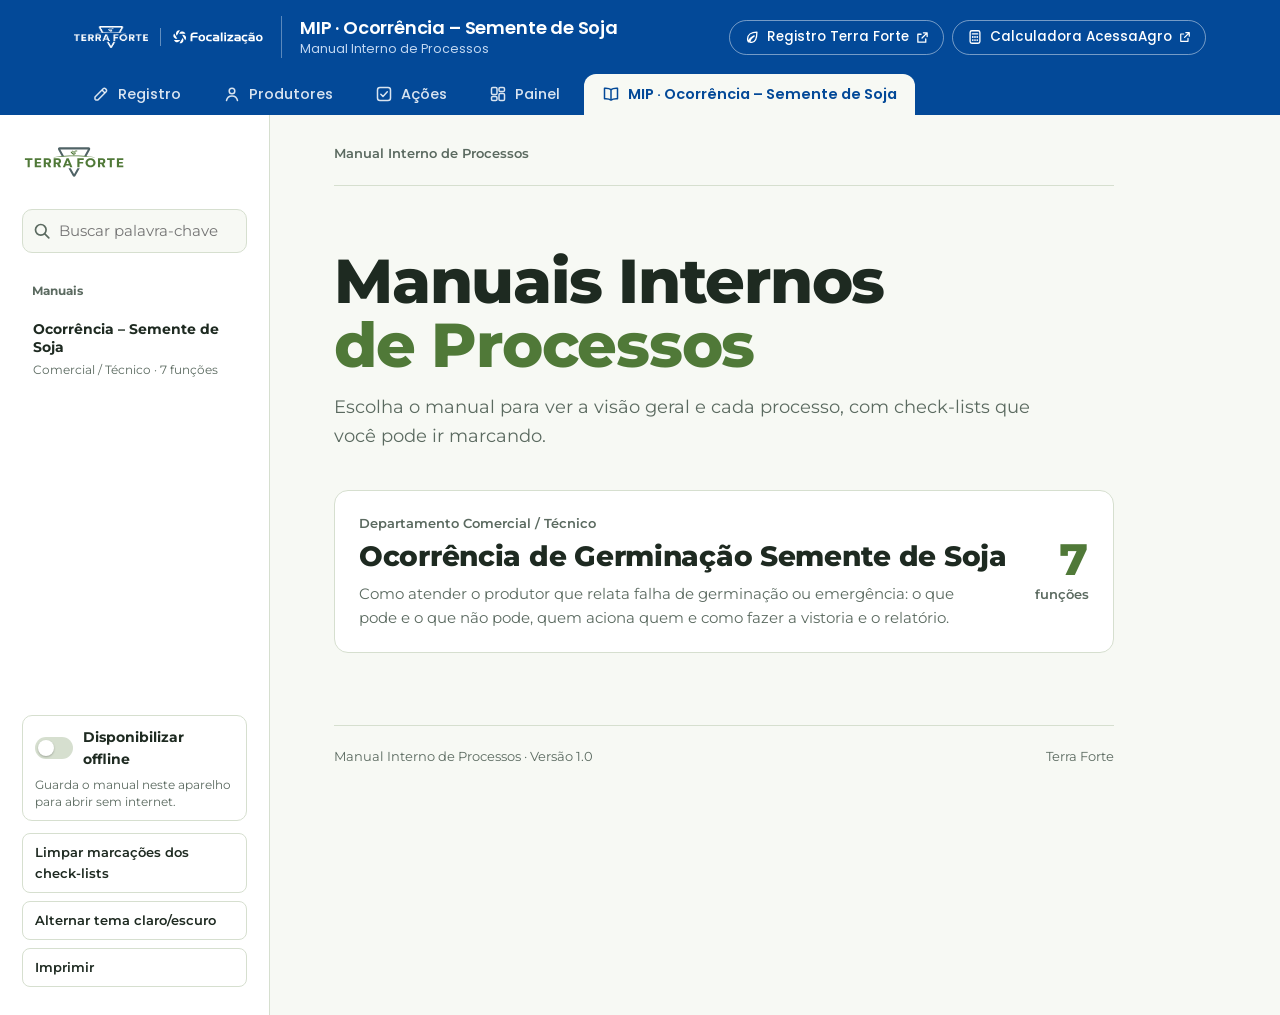
<file: mip-semente.html>
<!DOCTYPE html>
<html lang="pt-BR" data-theme="light">
<head>
<meta charset="UTF-8">
<meta name="viewport" content="width=device-width, initial-scale=1, viewport-fit=cover">
<meta name="theme-color" content="#034998">
<meta name="apple-mobile-web-app-capable" content="yes">
<meta name="mobile-web-app-capable" content="yes">
<meta name="apple-mobile-web-app-title" content="Focalização">
<meta name="apple-mobile-web-app-status-bar-style" content="default">
<link rel="apple-touch-icon" href="/apple-touch-icon.png">
<link rel="manifest" href="/manifest.json">
<title>Manuais Internos de Processos — Terra Forte</title>
<link rel="preconnect" href="https://fonts.googleapis.com">
<link rel="preconnect" href="https://fonts.gstatic.com" crossorigin>
<link href="https://fonts.googleapis.com/css2?family=Montserrat:wght@400;500;600;700;800&family=Poppins:wght@400;500;600&display=swap" rel="stylesheet">
<style>
:root{
  --bg:#F7F9F4; --surface:#FFFFFF; --soft:#EDF2E7; --line:#D6DFCF;
  --ink:#1E2A21; --muted:#5B6A60; --green:#507938; --green-ink:#3F612C;
  --slate:#506366; --warn-bg:#FFF6E0; --warn-ink:#7A5A00; --check:#507938;
  color-scheme:light;
  box-sizing:border-box;
  padding-top:env(safe-area-inset-top,0px);
  padding-bottom:env(safe-area-inset-bottom,0px);
}
@media (prefers-color-scheme:dark){
  :root:not([data-theme="light"]){
    --bg:#131915; --surface:#1B231D; --soft:#222C24; --line:#2F3B32;
    --ink:#E4EAE1; --muted:#9DAA9F; --green:#8DB86E; --green-ink:#A9CC8F;
    --slate:#9AB0B3; --warn-bg:#2E2814; --warn-ink:#E9C766; --check:#7FAE5F;
    color-scheme:dark;
  }
}
:root[data-theme="dark"]{
  --bg:#131915; --surface:#1B231D; --soft:#222C24; --line:#2F3B32;
  --ink:#E4EAE1; --muted:#9DAA9F; --green:#8DB86E; --green-ink:#A9CC8F;
  --slate:#9AB0B3; --warn-bg:#2E2814; --warn-ink:#E9C766; --check:#7FAE5F;
  color-scheme:dark;
}
*,*::before,*::after{box-sizing:inherit}
html{scroll-padding-top:calc(env(safe-area-inset-top,0px) + 16px);scroll-behavior:smooth}
@media (prefers-reduced-motion:reduce){html{scroll-behavior:auto}}
body{margin:0;background:var(--bg);color:var(--ink);
  font-family:"Gotham","Montserrat",system-ui,-apple-system,"Segoe UI",Roboto,sans-serif;
  font-size:16px;line-height:1.6;-webkit-font-smoothing:antialiased}
img,svg{max-width:100%}
a{color:var(--green-ink)}
:focus-visible{outline:2px solid var(--green);outline-offset:2px;border-radius:4px}

/* logo: troca de variante por tema */
.logo{display:block;height:38px;width:auto}
.logo svg{height:38px;width:auto;display:block}
.logo-w{display:none}
@media (prefers-color-scheme:dark){:root:not([data-theme="light"]) .logo-c{display:none}:root:not([data-theme="light"]) .logo-w{display:block}}
:root[data-theme="dark"] .logo-c{display:none}
:root[data-theme="dark"] .logo-w{display:block}

/* layout */
.shell{display:grid;grid-template-columns:270px minmax(0,1fr);min-height:100%}
aside{position:sticky;top:env(safe-area-inset-top,0px);height:calc(100vh - env(safe-area-inset-top,0px));
  overflow:auto;border-right:1px solid var(--line);background:var(--surface);padding:28px 22px;display:flex;flex-direction:column;gap:28px}
.side-meta{font-size:13px;color:var(--muted);line-height:1.5}
.side-meta strong{color:var(--ink);font-weight:700;display:block;font-size:14px}
nav ol{list-style:none;margin:0;padding:0;display:flex;flex-direction:column;gap:2px}
nav a{display:flex;gap:10px;align-items:baseline;padding:8px 10px;border-radius:8px;text-decoration:none;color:var(--ink);font-size:14px;font-weight:500;line-height:1.35}
nav a:hover{background:var(--soft)}
nav a.on{background:var(--soft);color:var(--green-ink);font-weight:700}
nav .n{font-weight:800;color:var(--green);min-width:16px;font-variant-numeric:tabular-nums}
.side-tools{margin-top:auto;display:flex;flex-direction:column;gap:8px}
button{font:inherit;cursor:pointer}
.btn{border:1px solid var(--line);background:var(--surface);color:var(--ink);padding:8px 12px;border-radius:8px;font-size:13px;font-weight:600;text-align:left}
.btn:hover{border-color:var(--green)}

main{padding:0 clamp(18px,5vw,64px) 96px}
.wrap{max-width:780px}

/* topo do documento */
.doc-top{display:flex;justify-content:space-between;align-items:center;gap:16px;padding:28px 0 22px;border-bottom:1px solid var(--line)}
.doc-top .mobile-logo{display:none;flex-shrink:0}
.doc-kind{font-size:13px;color:var(--muted);font-weight:600}
.hero{padding:56px 0 40px}
.hero h1{font-size:clamp(34px,6vw,58px);line-height:1.02;letter-spacing:-.02em;font-weight:800;margin:0 0 18px;color:var(--ink)}
.hero h1 span{display:block;color:var(--green)}
.hero p{font-size:18px;color:var(--muted);max-width:62ch;margin:0}
.ficha{display:grid;grid-template-columns:repeat(4,minmax(0,1fr));margin-top:36px;border:1px solid var(--line);border-radius:12px;overflow:hidden;background:var(--surface)}
.ficha div{padding:14px 16px;border-right:1px solid var(--line)}
.ficha div:last-child{border-right:0}
.ficha dt{font-size:12px;color:var(--muted);font-weight:600}
.ficha dd{margin:2px 0 0;font-weight:700;font-size:15px}
.ficha dd.empty{color:var(--muted);font-weight:500}

section.block{padding:56px 0 8px;border-top:1px solid var(--line)}
.sec-head{display:flex;gap:18px;align-items:flex-start;margin-bottom:22px}
.sec-num{font-size:56px;line-height:.85;font-weight:800;color:var(--green);opacity:.9;font-variant-numeric:tabular-nums;min-width:44px}
.sec-head h2{font-size:clamp(24px,3.4vw,32px);line-height:1.15;margin:0;font-weight:800;letter-spacing:-.01em}
.objetivo{margin:8px 0 0;color:var(--muted);font-size:16px;max-width:64ch}
.objetivo b{color:var(--ink)}

/* análise do cargo */
.resumo{font-size:19px;line-height:1.55;margin:0 0 28px;max-width:66ch}
.hier{display:grid;grid-template-columns:repeat(3,minmax(0,1fr));gap:12px;margin-bottom:34px}
.hier div{background:var(--surface);border:1px solid var(--line);border-radius:10px;padding:14px 16px}
.hier h4{margin:0 0 6px;font-size:13px;color:var(--green-ink);font-weight:700}
.hier p{margin:0;font-size:14.5px;line-height:1.5}
h3{font-size:19px;margin:34px 0 12px;font-weight:700}
.attr{list-style:none;margin:0;padding:0;counter-reset:a}
.attr li{position:relative;padding:12px 0 12px 44px;border-bottom:1px solid var(--line);counter-increment:a}
.attr li::before{content:counter(a);position:absolute;left:0;top:11px;width:28px;height:28px;border-radius:50%;background:var(--soft);color:var(--green-ink);font-weight:800;font-size:13px;display:grid;place-items:center}
.comp{display:grid;grid-template-columns:repeat(2,minmax(0,1fr));gap:12px}
.comp div{border-left:3px solid var(--green);padding:4px 0 4px 14px}
.comp h4{margin:0 0 4px;font-size:15px}
.comp p{margin:0;font-size:14.5px;color:var(--muted)}
.dados{margin:0;display:grid;grid-template-columns:200px minmax(0,1fr);border-top:1px solid var(--line)}
.dados dt,.dados dd{padding:12px 0;border-bottom:1px solid var(--line);margin:0}
.dados dt{font-weight:700;font-size:14.5px;padding-right:14px}
.dados dd{font-size:15px}
.dados dd small{display:block;color:var(--muted)}

/* checklists */
.phase{background:var(--surface);border:1px solid var(--line);border-radius:12px;margin:14px 0;overflow:hidden}
.phase>summary{list-style:none;cursor:pointer;display:flex;align-items:center;gap:12px;padding:14px 18px}
.phase>summary::-webkit-details-marker{display:none}
.phase>summary .pt{font-weight:700;font-size:16px;flex:1}
.phase>summary .pc{font-size:13px;color:var(--muted);font-weight:600;font-variant-numeric:tabular-nums;white-space:nowrap}
.bar{height:4px;background:var(--soft);border-radius:4px;width:70px;overflow:hidden}
.bar i{display:block;height:100%;width:0;background:var(--green);transition:width .25s}
.chev{width:10px;height:10px;border-right:2px solid var(--muted);border-bottom:2px solid var(--muted);transform:rotate(45deg);margin:-4px 4px 0 0;transition:transform .2s}
.phase[open] .chev{transform:rotate(225deg);margin-top:4px}
.phase.done>summary .pt{color:var(--green-ink)}
.items{list-style:none;margin:0;padding:0 18px 12px;border-top:1px solid var(--line)}
.items>li{border-bottom:1px solid var(--line)}
.items>li:last-child{border-bottom:0}
.items label{display:grid;grid-template-columns:22px minmax(0,1fr);gap:12px;padding:11px 0;cursor:pointer;align-items:start}
.items input{appearance:none;-webkit-appearance:none;width:20px;height:20px;border:2px solid var(--line);border-radius:5px;margin:2px 0 0;background:var(--surface);display:grid;place-items:center;cursor:pointer}
.items input:checked{background:var(--check);border-color:var(--check)}
.items input:checked::after{content:"";width:5px;height:10px;border:solid #fff;border-width:0 2px 2px 0;transform:rotate(45deg) translate(-1px,-1px)}
.items input:checked+span .it{color:var(--muted);text-decoration:line-through;text-decoration-color:var(--line)}
.it{font-size:15px}
.sub{margin:4px 0 0;padding:0;list-style:none;font-size:14px;color:var(--muted)}
.sub li{padding-left:14px;position:relative;margin:2px 0}
.sub li::before{content:"";position:absolute;left:2px;top:.7em;width:5px;height:1.5px;background:var(--muted)}
.key{font-weight:700;color:var(--ink)}
.flag{display:inline-block;font-size:11.5px;font-weight:700;padding:1px 7px;border-radius:20px;background:var(--warn-bg);color:var(--warn-ink);margin-left:6px;vertical-align:1px}

/* calculadora */
.calc{background:var(--green);color:#fff;border-radius:14px;padding:22px 22px 18px;margin:20px 0 6px}
:root[data-theme="dark"] .calc{background:#2C4421}
@media (prefers-color-scheme:dark){:root:not([data-theme="light"]) .calc{background:#2C4421}}
.calc h4{margin:0;font-size:17px;font-weight:700}
.calc p.cs{margin:2px 0 16px;font-size:14px;opacity:.85}
.calc-in{display:flex;align-items:center;gap:16px;flex-wrap:wrap}
.calc-in label{font-weight:600;font-size:14px}
.calc input[type=range]{flex:1;min-width:160px;accent-color:#fff}
.calc output{font-size:40px;font-weight:800;line-height:1;font-variant-numeric:tabular-nums;min-width:64px;text-align:right}
.calc-grid{display:grid;grid-template-columns:repeat(4,minmax(0,1fr));gap:1px;background:rgba(255,255,255,.22);border-radius:10px;overflow:hidden;margin-top:18px}
.calc-grid div{background:rgba(0,0,0,.14);padding:12px 12px 10px}
.calc-grid b{display:block;font-size:24px;font-weight:800;font-variant-numeric:tabular-nums;line-height:1.1}
.calc-grid span{font-size:12.5px;opacity:.9;line-height:1.4;display:block}.calc-grid span span{display:inline}
.calc .note{font-size:12.5px;margin:12px 0 0;opacity:.85}
.calc .over{background:#fff;color:#7A5A00;border-radius:8px;padding:8px 12px;font-size:13px;font-weight:600;margin-top:12px;display:none}

/* tabelas e figura */
.table-wrap{overflow-x:auto;border:1px solid var(--line);border-radius:10px;background:var(--surface);margin:16px 0}
table{border-collapse:collapse;width:100%;min-width:620px;font-size:14px}
th,td{padding:10px 12px;text-align:left;border-bottom:1px solid var(--line);border-right:1px solid var(--line)}
th:last-child,td:last-child{border-right:0}
th{background:var(--soft);font-weight:700;font-size:13px}
td{height:40px}
figure{margin:20px 0 0}
figure img{border-radius:10px;border:1px solid var(--line);display:block;width:100%;max-width:420px}
figcaption{font-size:13px;color:var(--muted);margin-top:8px}

.callout{background:var(--warn-bg);color:var(--warn-ink);border-radius:10px;padding:14px 16px;font-size:14.5px;margin:16px 0}
.callout b{color:inherit}
.pendente{border:2px dashed var(--line);border-radius:12px;padding:28px;color:var(--muted);text-align:center}
.pendente b{color:var(--ink);display:block;margin-bottom:4px}

.foot{margin-top:72px;padding-top:20px;border-top:1px solid var(--line);font-size:13px;color:var(--muted);display:flex;justify-content:space-between;gap:16px;flex-wrap:wrap}

@media (max-width:900px){
  .shell{display:block}
  aside{position:sticky;top:0;height:auto;padding:10px 0;border-right:0;border-bottom:1px solid var(--line);z-index:5;gap:0;
    padding-top:calc(env(safe-area-inset-top,0px) + 10px);margin-top:calc(-1 * env(safe-area-inset-top,0px))}
  aside .logo,.side-meta,.side-tools{display:none}
  nav ol{flex-direction:row;overflow-x:auto;padding:0 14px;gap:4px;scrollbar-width:none}
  nav a{white-space:nowrap;padding:7px 11px;font-size:13px}
  .doc-top .mobile-logo{display:block}
  .ficha{grid-template-columns:repeat(2,minmax(0,1fr))}
  .ficha div:nth-child(2){border-right:0}
  .ficha div:nth-child(-n+2){border-bottom:1px solid var(--line)}
  .mobile-tools{display:flex !important}
}
.mobile-tools{display:none;gap:8px}
@media (max-width:480px){.doc-kind{display:none}}
@media (max-width:620px){
  .hier,.comp{grid-template-columns:1fr}
  .dados{grid-template-columns:1fr}
  .dados dt{border-bottom:0;padding-bottom:0}
  .calc-grid{grid-template-columns:repeat(2,minmax(0,1fr))}
  .sec-num{font-size:40px;min-width:30px}
  .resumo{font-size:17px}
}
@media print{
  aside,.side-tools,.mobile-tools,.calc input{display:none!important}
  .shell{display:block}
  .phase{break-inside:avoid}
  .phase .items{display:block!important}
  body{background:#fff}
}
/* ---- multi-manual ---- */
.mans{display:flex;flex-direction:column;gap:4px}
.mans-h{font-size:12px;font-weight:700;color:var(--muted);margin:0 0 6px 10px}
.man{display:block;text-decoration:none;color:var(--ink);padding:9px 10px;border-radius:8px;border:1px solid transparent}
.man b{display:block;font-size:14px;font-weight:700;line-height:1.3}
.man small{font-size:12px;color:var(--muted)}
.man:hover{background:var(--soft)}
.man.on{border-color:var(--line);background:var(--soft)}
.man.on b{color:var(--green-ink)}
nav.fn{border-top:1px solid var(--line);padding-top:16px}
nav.fn:empty{display:none}
.home-link{font-size:13px;font-weight:600;color:var(--muted);text-decoration:none;padding:0 10px}
.home-link:hover{color:var(--green-ink)}
.mob-cargo{display:none}

/* home */
.home-hero{padding:64px 0 32px}
.home-hero h1{font-size:clamp(36px,6vw,62px);line-height:1.02;letter-spacing:-.02em;font-weight:800;margin:0 0 16px}
.home-hero h1 span{display:block;color:var(--green)}
.home-hero p{font-size:18px;color:var(--muted);max-width:58ch;margin:0}
.mcards{display:grid;gap:14px;margin-top:8px}
.mcard{display:grid;grid-template-columns:minmax(0,1fr) auto;gap:6px 24px;align-items:end;text-decoration:none;color:var(--ink);background:var(--surface);border:1px solid var(--line);border-radius:14px;padding:22px 24px;transition:border-color .15s}
.mcard:hover{border-color:var(--green)}
.mcard .dep{font-size:13px;color:var(--muted);font-weight:600;grid-column:1}
.mcard h2{margin:0;font-size:clamp(22px,3vw,28px);font-weight:800;letter-spacing:-.01em;line-height:1.15;grid-column:1}
.mcard p{margin:4px 0 0;color:var(--muted);font-size:15px;max-width:60ch;grid-column:1}
.mcard .cnt{grid-column:2;grid-row:1/4;text-align:right;align-self:center}
.mcard .cnt b{display:block;font-size:44px;line-height:1;font-weight:800;color:var(--green);font-variant-numeric:tabular-nums}
.mcard .cnt span{font-size:12.5px;color:var(--muted);font-weight:600}
.nota-dup{margin-top:28px;font-size:14px;color:var(--muted);border-left:3px solid var(--line);padding-left:14px}

/* blocos genéricos */
.blk{margin:22px 0}
.blk>h3,.blk-t{font-size:17px;font-weight:700;margin:0 0 10px}
.glist{list-style:none;margin:0;padding:0;border-top:1px solid var(--line)}
.glist>li{padding:10px 0 10px 22px;border-bottom:1px solid var(--line);position:relative;font-size:15px}
.glist>li::before{content:"";position:absolute;left:4px;top:19px;width:7px;height:7px;border-radius:50%;background:var(--green)}
.glist.no>li::before{background:none;border-radius:0;width:10px;height:10px;top:16px;left:2px;
  background:linear-gradient(45deg,transparent 43%,#B3412E 43%,#B3412E 57%,transparent 57%),linear-gradient(-45deg,transparent 43%,#B3412E 43%,#B3412E 57%,transparent 57%)}
.ptxt{font-size:16px;max-width:68ch;margin:18px 0}
.callout.info{background:var(--soft);color:var(--ink)}
.callout p{margin:4px 0 0}
.cards{display:grid;grid-template-columns:repeat(auto-fit,minmax(210px,1fr));gap:12px}
.cards>div{background:var(--surface);border:1px solid var(--line);border-radius:10px;padding:14px 16px}
.cards h4{margin:0 0 4px;font-size:15px;color:var(--green-ink)}
.cards p{margin:0;font-size:14.5px;line-height:1.5}
.pairs{margin:0;display:grid;grid-template-columns:minmax(150px,230px) minmax(0,1fr);border-top:1px solid var(--line)}
.pairs dt,.pairs dd{padding:11px 0;border-bottom:1px solid var(--line);margin:0}
.pairs dt{font-weight:700;font-size:14.5px;padding-right:16px}
.pairs dd{font-size:15px}
.quote{margin:0;padding:18px 22px;border-left:4px solid var(--green);background:var(--surface);border-radius:0 10px 10px 0}
.quote small{display:block;font-size:13px;font-weight:700;color:var(--muted);margin-bottom:6px}
.quote p{margin:0;font-size:17px;line-height:1.55}
.quote.big p{font-size:clamp(22px,3.4vw,30px);font-weight:800;color:var(--green);line-height:1.2;letter-spacing:-.01em}
.ua{display:grid;grid-template-columns:1fr 1fr;gap:10px;margin-top:10px}
.ua div{border-radius:10px;padding:14px 16px;font-size:15px;line-height:1.5}
.ua .u{background:color-mix(in srgb,var(--green) 12%,var(--surface));border:1px solid color-mix(in srgb,var(--green) 35%,transparent)}
.ua .a{background:var(--surface);border:1px dashed var(--line);color:var(--muted)}
.ua b{display:block;font-size:12.5px;margin-bottom:4px;color:var(--green-ink)}
.ua .a b{color:#B3412E}
:root[data-theme="dark"] .ua .a b{color:#E58C7A}
@media (prefers-color-scheme:dark){:root:not([data-theme="light"]) .ua .a b{color:#E58C7A}}
.ua-p{margin:0;color:var(--muted);font-size:15px}
.eixos{border:1px solid var(--line);border-radius:10px;overflow:hidden;background:var(--surface)}
.eixo{display:grid;grid-template-columns:120px minmax(0,1fr) minmax(0,1fr);gap:14px;padding:12px 16px;border-bottom:1px solid var(--line);align-items:baseline;font-size:14.5px}
.eixo:last-child{border-bottom:0}
.eixo b{font-size:16px;color:var(--green-ink)}
.eixo .ev{color:var(--muted)}
.eixo .ev::before{content:"Evitar: ";font-weight:700}
.chips{display:flex;flex-wrap:wrap;gap:6px}
.chips span{padding:5px 11px;border-radius:20px;font-size:14px;font-weight:600}
.chips.ok span{background:color-mix(in srgb,var(--green) 14%,var(--surface));color:var(--green-ink)}
.chips.no span{background:var(--surface);border:1px solid var(--line);color:var(--muted);text-decoration:line-through;text-decoration-color:#B3412E}
.words-x{margin:10px 0 0;padding:0;list-style:none;font-size:14.5px;color:var(--muted)}
.emo{display:flex;gap:10px;flex-wrap:wrap;font-size:30px}
.emo span{width:52px;height:52px;display:grid;place-items:center;background:var(--surface);border:1px solid var(--line);border-radius:12px}
.emo-n{font-size:13px;color:var(--muted);margin-top:8px}
.steps{list-style:none;margin:0;padding:0;counter-reset:s;display:grid;gap:0}
.steps li{counter-increment:s;display:grid;grid-template-columns:36px minmax(0,1fr);gap:12px;padding:10px 0;position:relative}
.steps li::before{content:counter(s);width:32px;height:32px;border-radius:50%;background:var(--green);color:#fff;font-weight:800;display:grid;place-items:center;font-size:14px;position:relative;z-index:1}
:root[data-theme="dark"] .steps li::before{color:#132015}
@media (prefers-color-scheme:dark){:root:not([data-theme="light"]) .steps li::before{color:#132015}}
.steps li:not(:last-child)::after{content:"";position:absolute;left:15px;top:42px;bottom:-2px;width:2px;background:var(--line)}
.steps b{display:block;font-size:15.5px}
.steps span{font-size:14.5px;color:var(--muted)}
.sw{display:grid;grid-template-columns:repeat(auto-fit,minmax(140px,1fr));gap:12px}
.sw div{border:1px solid var(--line);border-radius:12px;overflow:hidden;background:var(--surface)}
.sw i{display:block;height:84px;border-bottom:1px solid var(--line)}
.sw p{margin:0;padding:10px 12px 12px;font-size:13px;line-height:1.45;color:var(--muted)}
.sw p b{display:block;color:var(--ink);font-size:14px}
.sw p code{font-family:inherit;font-weight:700;color:var(--ink);font-size:13.5px}
.fmt{background:var(--surface);border:1px solid var(--line);border-radius:12px;overflow:hidden;margin:16px 0}
.fmt-h{display:flex;align-items:center;gap:12px;padding:14px 18px;border-bottom:1px solid var(--line)}
.fmt-h .ratio{flex-shrink:0;border:2px solid var(--green);border-radius:4px}
.fmt-h .r916{width:18px;height:32px}.fmt-h .r11{width:26px;height:26px}
.fmt-h small{display:block;font-size:12.5px;color:var(--muted);font-weight:600}
.fmt-h b{font-size:17px}
.fmt .pairs{border-top:0;padding:0 18px}
.fmt .pairs dt:last-of-type,.fmt .pairs dd:last-of-type{border-bottom:0}
.fmt-ex{margin:0;padding:12px 18px;background:var(--soft);font-size:14.5px}
.fmt-ex::before{content:"Exemplo real: ";font-weight:700}
.tipos{display:grid;grid-template-columns:repeat(auto-fit,minmax(170px,1fr));gap:10px}
.tipos div{border:1px solid var(--line);border-radius:10px;padding:12px 14px;background:var(--surface)}
.tipos b{display:block;font-size:14.5px;line-height:1.3}
.tipos span{font-size:13.5px;color:var(--muted)}
.pill{display:inline-block;font-size:11.5px;font-weight:700;padding:2px 8px;border-radius:20px;margin:6px 0 4px}
.p-tecnica{background:#E3EEDB;color:#36561F}.p-confianca{background:#DCE6E8;color:#33484C}
.p-mercado{background:#F3EBD6;color:#6B5413}.p-cultura{background:#EFE0DA;color:#7A3A26}
.matriz{width:100%;min-width:0}
.matriz td,.matriz th{height:auto}
.tipo{border-top:1px solid var(--line);padding:18px 0}
.tipo-h{display:flex;align-items:center;gap:10px;margin-bottom:8px}
.tipo-h .tn{font-size:28px;font-weight:800;color:var(--green);width:30px;font-variant-numeric:tabular-nums}
.tipo-h b{font-size:17px}
.tipo-h .pill{margin:0}
.tipo dl{margin:0 0 0 40px;display:grid;grid-template-columns:minmax(150px,210px) minmax(0,1fr);font-size:14.5px}
.tipo dt{font-weight:700;padding:4px 12px 4px 0}
.tipo dd{margin:0;padding:4px 0;color:var(--muted)}
.tipo .callout{margin:10px 0 0 40px}
.teste{background:var(--surface);border:1px solid var(--line);border-radius:14px;padding:20px 22px}
.teste h4{margin:0 0 4px;font-size:17px}
.teste>p{margin:0 0 14px;color:var(--muted);font-size:14.5px}
.tq{display:flex;align-items:center;justify-content:space-between;gap:12px;padding:10px 0;border-top:1px solid var(--line);font-size:15px;flex-wrap:wrap}
.tq .yn{display:flex;gap:6px}
.tq button{border:1px solid var(--line);background:var(--bg);color:var(--ink);border-radius:8px;padding:6px 14px;font-weight:700;font-size:14px}
.tq button[aria-pressed="true"].y{background:var(--green);border-color:var(--green);color:#fff}
.tq button[aria-pressed="true"].n{background:#B3412E;border-color:#B3412E;color:#fff}
.tres{margin-top:12px;padding:12px 14px;border-radius:10px;font-weight:700;font-size:15px;background:var(--soft);color:var(--muted)}
.tres.ok{background:var(--green);color:#fff}
.tres.no{background:#B3412E;color:#fff}
.login{display:grid;grid-template-columns:auto minmax(0,1fr);gap:4px 18px;background:var(--surface);border:1px solid var(--line);border-radius:12px;padding:18px 20px;align-items:baseline}
.login h4{grid-column:1/-1;margin:0 0 6px;font-size:16px}
.login dt{font-weight:700;font-size:14px;color:var(--muted)}
.login dd{margin:0;font-size:16px;font-weight:700;display:flex;gap:10px;align-items:center;flex-wrap:wrap}
.login dd.cofre{font-weight:500;font-size:14.5px;color:var(--muted)}
.copy{border:1px solid var(--line);background:var(--bg);color:var(--ink);border-radius:6px;padding:3px 9px;font-size:12.5px;font-weight:600}
.dates{display:grid;grid-template-columns:repeat(3,minmax(0,1fr));gap:0;border:1px solid var(--line);border-radius:12px;overflow:hidden;background:var(--surface)}
.dates div{padding:14px 16px;border-right:1px solid var(--line)}
.dates div:last-child{border-right:0}
.dates b{display:block;font-size:26px;font-weight:800;color:var(--green);font-variant-numeric:tabular-nums}
.dates span{font-size:13.5px;color:var(--muted);line-height:1.4;display:block}
.gat{display:grid;grid-template-columns:repeat(3,minmax(0,1fr));gap:12px}
.gat div{background:var(--green);color:#fff;border-radius:12px;padding:16px 18px}
:root[data-theme="dark"] .gat div{background:#2C4421}
@media (prefers-color-scheme:dark){:root:not([data-theme="light"]) .gat div{background:#2C4421}}
.gat b{display:block;font-size:40px;font-weight:800;line-height:1}
.gat span{font-size:14px;opacity:.92;line-height:1.35;display:block;margin-top:6px}
.hub{display:grid;grid-template-columns:repeat(auto-fit,minmax(150px,1fr));gap:10px;position:relative}
.hub-c{grid-column:1/-1;text-align:center;background:var(--green);color:#fff;border-radius:12px;padding:12px;font-weight:800}
:root[data-theme="dark"] .hub-c{background:#2C4421}
@media (prefers-color-scheme:dark){:root:not([data-theme="light"]) .hub-c{background:#2C4421}}
.hub div:not(.hub-c){border:1px solid var(--line);border-top:3px solid var(--green);border-radius:10px;padding:10px 12px;background:var(--surface)}
.hub b{display:block;font-size:14.5px}
.hub span{font-size:13px;color:var(--muted)}
.attr-g{margin:0 0 18px}
.attr-g h4{font-size:15px;margin:18px 0 4px;color:var(--green-ink)}
.attr-g ul{margin:0;padding:0;list-style:none}
.attr-g li{padding:7px 0 7px 18px;border-bottom:1px solid var(--line);position:relative;font-size:15px}
.attr-g li::before{content:"";position:absolute;left:2px;top:16px;width:6px;height:6px;border-radius:50%;background:var(--green)}
.resumo2{font-size:16px;color:var(--muted);max-width:68ch;margin:-12px 0 28px}

@media (max-width:900px){
  .mans,.home-link{display:none}
  nav.fn{border-top:0;padding-top:0}
  .mob-cargo{display:block}
  .mob-cargo select{font:inherit;font-weight:700;font-size:14px;padding:7px 10px;border-radius:8px;border:1px solid var(--line);background:var(--surface);color:var(--ink);max-width:100%}
  aside.home-mode{display:none}
}
@media (max-width:620px){
  .pairs,.tipo dl{grid-template-columns:1fr}
  .pairs dt{border-bottom:0;padding-bottom:0}
  .tipo dl,.tipo .callout{margin-left:0}
  .tipo dt{padding-bottom:0}
  .ua{grid-template-columns:1fr}
  .eixo{grid-template-columns:1fr;gap:2px}
  .dates,.gat{grid-template-columns:1fr}
  .dates div{border-right:0;border-bottom:1px solid var(--line)}
  .mcard{grid-template-columns:1fr}
  .mcard .cnt{grid-column:1;grid-row:auto;text-align:left;display:flex;gap:8px;align-items:baseline}
  .mcard .cnt b{font-size:26px}
}

nav .n{min-width:20px}
@media (max-width:900px){section.block{scroll-margin-top:56px}}

.prm{background:var(--surface);border:1px solid var(--line);border-radius:12px;padding:16px 18px;margin:14px 0}
.prm-h{display:flex;align-items:center;gap:12px}
.prm-h b{font-size:16.5px}
.prm-n{width:34px;height:34px;border-radius:50%;background:var(--green);color:#fff;font-weight:800;display:grid;place-items:center;flex-shrink:0}
:root[data-theme="dark"] .prm-n{color:#132015}
@media (prefers-color-scheme:dark){:root:not([data-theme="light"]) .prm-n{color:#132015}}
.prm-d{margin:8px 0 0;color:var(--muted);font-size:14.5px}
.prm-box{margin-top:12px;background:var(--soft);border-radius:10px;padding:12px 14px;position:relative}
.prm-l{display:block;font-size:12px;font-weight:700;color:var(--green-ink);margin-bottom:4px}
.prm-box pre{margin:0 0 10px;white-space:pre-wrap;font-family:inherit;font-size:15px;line-height:1.55}

.matriz th[scope=row]{background:var(--surface);font-size:14px}
.sync-grid{display:grid;gap:14px}
.sync-f span,.seg legend{display:block;font-size:13px;font-weight:600;margin-bottom:6px;padding:0;opacity:.9}
.sync-f input{font:inherit;font-size:20px;font-weight:700;width:100%;max-width:260px;padding:8px 12px;border-radius:8px;border:0;background:#fff;color:#1E2A21}
.seg{border:0;margin:0;padding:0;display:flex;flex-wrap:wrap;gap:6px}
.seg legend{width:100%}
.seg label{cursor:pointer}
.seg input{position:absolute;opacity:0;pointer-events:none}
.seg span{display:inline-block;padding:7px 13px;border-radius:20px;border:1.5px solid rgba(255,255,255,.55);font-size:14px;font-weight:600}
.seg input:checked+span{background:#fff;color:#2F4A1F;border-color:#fff}
.seg input:focus-visible+span{outline:2px solid #fff;outline-offset:2px}
.sync-res{margin-top:18px;padding-top:14px;border-top:1px solid rgba(255,255,255,.25);display:flex;align-items:baseline;gap:12px;flex-wrap:wrap}
.sync-res b{font-size:44px;font-weight:800;line-height:1;font-variant-numeric:tabular-nums}
.sync-res span{font-size:14px;opacity:.9}

.ficha .full{grid-column:1/-1;border-right:0;border-top:1px solid var(--line)}
.home-hero .autor{margin-top:18px;font-size:15px}
.home-hero .autor b{color:var(--ink)}
.mcard .ocup{grid-column:1;font-size:13px;font-weight:600;color:var(--green-ink);margin-top:6px}
@media (max-width:900px){.ficha .full{border-bottom:0}}
@media (max-width:900px){.doc-top{gap:10px}.mob-cargo{flex:1;min-width:0}.mob-cargo select{width:100%}.mobile-logo .logo-c svg,.mobile-logo .logo-w svg{height:30px}}

/* ---- dentro do app de visitas: busca, offline e volta ---- */
.voltar{display:inline-flex;align-items:center;gap:6px;margin-top:18px;font-size:13.5px;font-weight:600;color:var(--muted);text-decoration:none}
.voltar:hover{color:var(--green-ink)}
.busca{display:flex;flex-direction:column;gap:6px}
.busca-campo{display:flex;align-items:center;gap:8px;border:1.5px solid var(--line);border-radius:10px;background:var(--bg);padding:0 10px;color:var(--muted)}
.busca-campo:focus-within{border-color:var(--green)}
.busca-campo svg{flex:none}
.busca-campo input{flex:1;min-width:0;border:0;background:none;font:inherit;font-size:15px;color:var(--ink);padding:9px 0;outline:none}
.busca-campo input::-webkit-search-cancel-button{cursor:pointer}
.busca-res{display:flex;align-items:center;gap:6px;font-size:13px;font-weight:600;color:var(--muted)}
.busca-res[hidden]{display:none}
.busca-res span{flex:1}
.busca-res button{border:1px solid var(--line);background:var(--surface);color:var(--ink);border-radius:8px;width:34px;height:30px;display:grid;place-items:center;padding:0}
.busca-res button:hover{border-color:var(--green)}
mark.hit{background:#FFE58A;color:inherit;border-radius:3px;padding:0 1px}
mark.hit.atual{background:#F2B300;box-shadow:0 0 0 2px #F2B300}
:root[data-theme="dark"] mark.hit{background:#6B5A12}
:root[data-theme="dark"] mark.hit.atual{background:#B98A00;box-shadow:0 0 0 2px #B98A00}
@media (prefers-color-scheme:dark){:root:not([data-theme="light"]) mark.hit{background:#6B5A12}:root:not([data-theme="light"]) mark.hit.atual{background:#B98A00;box-shadow:0 0 0 2px #B98A00}}
.offline{border:1px solid var(--line);border-radius:10px;padding:10px 12px;margin-bottom:4px}
.sw-off{display:flex;align-items:center;gap:10px;cursor:pointer;font-size:14px;font-weight:700}
.sw-off input{position:absolute;opacity:0;width:1px;height:1px}
.trilho{flex:none;width:38px;height:22px;border-radius:11px;background:var(--line);position:relative;transition:background .2s}
.trilho::after{content:"";position:absolute;top:3px;left:3px;width:16px;height:16px;border-radius:50%;background:#fff;transition:transform .2s;box-shadow:0 1px 2px rgba(0,0,0,.25)}
.sw-off input:checked+.trilho{background:var(--green)}
.sw-off input:checked+.trilho::after{transform:translateX(16px)}
.sw-off input:focus-visible+.trilho{outline:2px solid var(--green);outline-offset:2px}
.offline small{display:block;margin-top:6px;font-size:12px;color:var(--muted);line-height:1.4}
#offBtn[aria-pressed="true"]{background:var(--green);border-color:var(--green);color:#fff}
.aviso{position:fixed;left:50%;bottom:calc(20px + env(safe-area-inset-bottom,0px));transform:translateX(-50%);z-index:30;background:var(--ink);color:var(--bg);padding:10px 16px;border-radius:10px;font-size:14px;font-weight:600;max-width:calc(100% - 32px);box-shadow:0 6px 20px rgba(0,0,0,.2)}
.aviso[hidden]{display:none}
@media (max-width:900px){
  .busca{padding:0 14px 10px}
  .busca-campo input{font-size:16px}
  .voltar{margin-top:12px}
}
@media print{.busca,.voltar,.aviso{display:none!important}mark.hit{background:none;box-shadow:none}}
</style>
<link rel="stylesheet" href="/barra.css">
<style>
/* ---- barra do app de visitas (barra.js / barra.css) sobre o manual ---- */
:root{
  --principal:#034998;--fundo:#F7F9F4;--linha:#C6D6E9;--marcado:#E8F1FC;
  --tinta:#17222E;--tinta-fraca:#5A6876;
  --logo-tf:url("[data-uri]");
  --logo-foc-tela:url("[data-uri]");
}
header.tb,.tb-baixo,.tb-folha{font-family:Poppins,-apple-system,BlinkMacSystemFont,"Segoe UI",Roboto,sans-serif;line-height:1.5}
.tb-abas a{align-items:center;line-height:1.4}
.tb-baixo a:hover,.tb-baixo button:hover{background:none}
@media (max-width:760px){.aviso{bottom:calc(86px + env(safe-area-inset-bottom,0px))}}
</style>
</head>
<body>
<header class="tb" data-pagina="mip">
  <div class="tb-in">
    <div class="tb-linha">
      <div class="marcas">
        <span class="lg lg-tf" role="img" aria-label="Terra Forte"></span>
        <span class="risco"></span>
        <span class="lg lg-foc" role="img" aria-label="Focalização"></span>
      </div>
      <div class="tb-titulo">
        <h1>MIP · Ocorrência – Semente de Soja</h1>
        <p>Manual Interno de Processos</p>
      </div>
      <div class="tb-dir">
        <a class="tb-btn" href="https://calculadora-acessa-agro.vercel.app/" target="_blank" rel="noopener"><svg width="16" height="16" viewBox="0 0 18 18" fill="none" aria-hidden="true"><rect x="3.5" y="2" width="11" height="14" rx="2" stroke="currentColor" stroke-width="1.5"/><path d="M6 5.5h6" stroke="currentColor" stroke-width="1.5" stroke-linecap="round"/><path d="M6.5 9h.01M9 9h.01M11.5 9h.01M6.5 12.5h.01M9 12.5h.01M11.5 12.5h.01" stroke="currentColor" stroke-width="2" stroke-linecap="round"/></svg>Calculadora AcessaAgro <svg width="12" height="12" viewBox="0 0 14 14" fill="none" aria-hidden="true"><path d="M8 2h4v4M12 2L6.5 7.5M10.5 8.5V12H2V3.5h3.5" stroke="currentColor" stroke-width="1.4" stroke-linecap="round" stroke-linejoin="round"/></svg></a>
      </div>
    </div>
    <nav class="tb-abas" aria-label="Páginas"></nav>
  </div>
</header>
<script src="/barra.js"></script>
<div class="shell">
<aside id="side">
  <a class="logo" href="#" aria-label="Início"><span class="logo-c"><svg xmlns="http://www.w3.org/2000/svg" xmlns:xlink="http://www.w3.org/1999/xlink" width="1366" height="498" viewBox="0 0 1366 498">
<path fill-rule="nonzero" fill="rgb(31.37207%, 38.822937%, 39.99939%)" fill-opacity="1" d="M 552.128906 173.746094 L 504.6875 88.957031 C 503.460938 86.757812 505.046875 84.050781 507.5625 84.050781 L 858.472656 84.050781 C 860.984375 84.050781 862.574219 86.753906 861.351562 88.949219 L 814.140625 173.746094 L 844.78125 173.746094 L 891.773438 89.339844 C 899.777344 74.964844 889.382812 57.28125 872.929688 57.28125 L 493.070312 57.28125 C 476.597656 57.28125 466.207031 75.003906 474.25 89.378906 L 521.453125 173.746094 Z M 552.128906 173.746094 "/>
<path fill-rule="nonzero" fill="rgb(31.37207%, 47.450256%, 21.960449%)" fill-opacity="1" d="M 953.683594 189.726562 C 953.683594 189.726562 827.980469 173.132812 683.238281 173.132812 C 537.859375 173.132812 412.316406 189.726562 412.316406 189.726562 C 412.316406 189.726562 517.949219 164.601562 682.761719 164.601562 C 852.628906 164.601562 953.683594 189.726562 953.683594 189.726562 "/>
<path fill-rule="nonzero" fill="rgb(31.37207%, 47.450256%, 21.960449%)" fill-opacity="1" d="M 137.542969 201.152344 L 137.542969 222.523438 L 101.460938 222.523438 L 101.460938 316.238281 L 73.71875 316.238281 L 73.71875 222.523438 L 38 222.523438 L 38 201.152344 Z M 137.542969 201.152344 "/>
<path fill-rule="nonzero" fill="rgb(31.37207%, 47.450256%, 21.960449%)" fill-opacity="1" d="M 167.070312 316.238281 L 167.070312 201.152344 L 251.382812 201.152344 L 251.382812 221.375 L 195.175781 221.375 L 195.175781 249.652344 L 243.949219 249.652344 L 243.949219 269.875 L 195.175781 269.875 L 195.175781 296.015625 L 251.382812 296.015625 L 251.382812 316.238281 Z M 167.070312 316.238281 "/>
<path fill-rule="nonzero" fill="rgb(31.37207%, 47.450256%, 21.960449%)" fill-opacity="1" d="M 580.375 274.148438 L 614.644531 274.148438 L 597.78125 228.117188 Z M 535.046875 316.238281 L 584.003906 201.152344 L 611.378906 201.152344 L 661.058594 316.238281 L 631.6875 316.238281 L 622.621094 294.699219 L 622.621094 295.03125 L 572.761719 295.03125 L 572.761719 294.699219 L 564.058594 316.238281 Z M 535.046875 316.238281 "/>
<path fill-rule="nonzero" fill="rgb(31.37207%, 47.450256%, 21.960449%)" fill-opacity="1" d="M 725.40625 316.238281 L 725.40625 201.152344 L 809.714844 201.152344 L 809.714844 221.375 L 753.507812 221.375 L 753.507812 249.652344 L 802.28125 249.652344 L 802.28125 269.875 L 753.507812 269.875 L 753.507812 316.238281 Z M 725.40625 316.238281 "/>
<path fill-rule="nonzero" fill="rgb(31.37207%, 47.450256%, 21.960449%)" fill-opacity="1" d="M 898.359375 294.699219 C 919.390625 294.699219 936.433594 279.738281 936.433594 258.695312 C 936.433594 237.648438 919.390625 222.6875 898.359375 222.6875 C 877.324219 222.6875 860.097656 237.648438 860.097656 258.695312 C 860.097656 279.738281 877.324219 294.699219 898.359375 294.699219 M 898.359375 199.34375 C 934.621094 199.34375 964.175781 225.976562 964.175781 258.695312 C 964.175781 291.410156 934.621094 318.046875 898.359375 318.046875 C 861.914062 318.046875 832.359375 291.410156 832.359375 258.695312 C 832.359375 225.976562 861.914062 199.34375 898.359375 199.34375 "/>
<path fill-rule="nonzero" fill="rgb(31.37207%, 47.450256%, 21.960449%)" fill-opacity="1" d="M 1214.160156 201.152344 L 1214.160156 222.523438 L 1178.074219 222.523438 L 1178.074219 316.238281 L 1150.335938 316.238281 L 1150.335938 222.523438 L 1114.617188 222.523438 L 1114.617188 201.152344 Z M 1214.160156 201.152344 "/>
<path fill-rule="nonzero" fill="rgb(31.37207%, 47.450256%, 21.960449%)" fill-opacity="1" d="M 1243.6875 316.238281 L 1243.6875 201.152344 L 1328 201.152344 L 1328 221.375 L 1271.792969 221.375 L 1271.792969 249.652344 L 1320.566406 249.652344 L 1320.566406 269.875 L 1271.792969 269.875 L 1271.792969 296.015625 L 1328 296.015625 L 1328 316.238281 Z M 1243.6875 316.238281 "/>
<path fill-rule="nonzero" fill="rgb(31.37207%, 47.450256%, 21.960449%)" fill-opacity="1" d="M 312.824219 222.527344 L 337.664062 222.527344 C 347.820312 222.527344 353.621094 228.9375 353.621094 238.800781 C 353.621094 248.503906 347.820312 254.914062 337.664062 254.914062 L 312.824219 254.914062 Z M 382.40625 316.34375 L 358.34375 272.253906 C 359.210938 271.976562 359.988281 271.683594 360.625 271.359375 C 360.761719 271.285156 360.925781 271.246094 361.078125 271.1875 C 374.042969 265.183594 381.726562 253.257812 381.726562 238.964844 C 381.726562 218.578125 367.402344 201.152344 341.289062 201.152344 L 284.902344 201.152344 L 284.902344 316.238281 L 312.824219 316.238281 L 312.824219 275.300781 C 312.824219 275.300781 324.03125 275.308594 328.171875 275.320312 L 350.5625 316.34375 Z M 382.40625 316.34375 "/>
<path fill-rule="nonzero" fill="rgb(31.37207%, 47.450256%, 21.960449%)" fill-opacity="1" d="M 442.691406 222.527344 L 467.535156 222.527344 C 477.6875 222.527344 483.488281 228.9375 483.488281 238.800781 C 483.488281 248.503906 477.6875 254.914062 467.535156 254.914062 L 442.691406 254.914062 Z M 512.273438 316.34375 L 488.210938 272.253906 C 489.078125 271.976562 489.855469 271.683594 490.492188 271.359375 C 490.628906 271.285156 490.792969 271.246094 490.949219 271.1875 C 503.914062 265.183594 511.59375 253.257812 511.59375 238.964844 C 511.59375 218.578125 497.269531 201.152344 471.160156 201.152344 L 414.769531 201.152344 L 414.769531 316.238281 L 442.691406 316.238281 L 442.691406 275.300781 C 442.691406 275.300781 453.898438 275.308594 458.039062 275.320312 L 480.429688 316.34375 Z M 512.273438 316.34375 "/>
<path fill-rule="nonzero" fill="rgb(31.37207%, 47.450256%, 21.960449%)" fill-opacity="1" d="M 1023.667969 222.527344 L 1048.507812 222.527344 C 1058.664062 222.527344 1064.464844 228.9375 1064.464844 238.800781 C 1064.464844 248.503906 1058.664062 254.914062 1048.507812 254.914062 L 1023.667969 254.914062 Z M 1093.25 316.34375 L 1069.1875 272.253906 C 1070.054688 271.976562 1070.832031 271.683594 1071.46875 271.359375 C 1071.605469 271.285156 1071.769531 271.246094 1071.921875 271.1875 C 1084.886719 265.183594 1092.570312 253.257812 1092.570312 238.964844 C 1092.570312 218.578125 1078.246094 201.152344 1052.132812 201.152344 L 995.746094 201.152344 L 995.746094 316.238281 L 1023.667969 316.238281 L 1023.667969 275.300781 C 1023.667969 275.300781 1034.875 275.308594 1039.015625 275.320312 L 1061.40625 316.34375 Z M 1093.25 316.34375 "/>
<path fill-rule="nonzero" fill="rgb(31.37207%, 38.822937%, 39.99939%)" fill-opacity="1" d="M 726.445312 330.660156 L 685.996094 403.316406 C 684.742188 405.570312 681.5 405.574219 680.242188 403.324219 L 639.585938 330.660156 L 608.910156 330.660156 L 664.316406 429.683594 C 672.558594 444.414062 693.769531 444.394531 701.980469 429.644531 L 757.085938 330.660156 Z M 726.445312 330.660156 "/>
<path fill-rule="nonzero" fill="rgb(54.902649%, 70.980835%, 44.313049%)" fill-opacity="1" d="M 669.105469 105.179688 C 669.105469 105.179688 675.828125 104.285156 678.339844 108.601562 C 680.855469 112.921875 677.246094 118.308594 677.246094 118.308594 L 675.359375 117.617188 L 672.066406 110.585938 Z M 669.105469 105.179688 "/>
<path fill-rule="nonzero" fill="rgb(31.37207%, 47.450256%, 21.960449%)" fill-opacity="1" d="M 670.878906 116.605469 C 670.6875 116.5 670.480469 116.390625 670.265625 116.277344 C 670.210938 116.300781 670.175781 116.320312 670.175781 116.320312 L 670.128906 116.203125 C 669.425781 115.835938 668.664062 115.449219 668.011719 115.128906 C 663.546875 112.960938 658.835938 111.28125 653.957031 110.351562 C 653.640625 109.53125 653.585938 108.640625 653.570312 107.773438 C 653.683594 108.5625 653.820312 109.394531 654.136719 110.125 C 654.542969 110.175781 654.953125 110.222656 655.355469 110.289062 C 655.964844 110.382812 656.570312 110.492188 657.167969 110.617188 C 656.886719 109.984375 656.78125 109.316406 656.652344 108.628906 C 656.511719 107.785156 656.425781 106.9375 656.378906 106.089844 C 656.523438 106.925781 656.703125 107.753906 656.933594 108.566406 C 657.160156 109.316406 657.414062 110.179688 657.898438 110.777344 C 658.875 111.003906 659.839844 111.269531 660.792969 111.570312 C 659.710938 109.636719 659.300781 106.542969 659.105469 104.535156 C 659.46875 106.667969 660.210938 110.226562 661.660156 111.855469 C 662.871094 112.265625 664.058594 112.734375 665.222656 113.257812 C 664.699219 111.90625 664.363281 110.503906 664.042969 109.09375 C 663.683594 107.464844 663.390625 105.820312 663.148438 104.171875 C 663.484375 105.800781 663.871094 107.421875 664.324219 109.023438 C 664.769531 110.582031 665.257812 112.171875 665.992188 113.609375 C 666.9375 114.054688 667.871094 114.53125 668.785156 115.042969 C 669.160156 115.253906 669.550781 115.480469 669.933594 115.710938 L 669.894531 115.613281 L 669.664062 114.902344 C 668.707031 111.582031 668.273438 108.136719 667.917969 104.710938 C 668.203125 106.652344 668.546875 108.589844 668.972656 110.507812 C 669.34375 112.171875 669.773438 113.835938 670.402344 115.417969 L 670.699219 116.074219 C 670.699219 116.074219 670.65625 116.09375 670.597656 116.121094 C 670.738281 116.207031 670.875 116.296875 671.011719 116.382812 C 671.746094 116.84375 672.4375 117.367188 673.152344 117.847656 C 672.390625 117.46875 671.632812 117 670.878906 116.605469 M 687.847656 115.550781 C 687.894531 115.445312 687.976562 115.238281 688.027344 115.128906 C 689.816406 110.914062 692.386719 105.375 695.84375 102.335938 C 694.441406 103.683594 693.363281 105.316406 692.386719 106.988281 C 690.945312 109.507812 689.738281 112.164062 688.65625 114.859375 C 688.617188 114.960938 688.539062 115.15625 688.464844 115.335938 C 690.464844 114.945312 692.460938 114.535156 694.457031 114.101562 C 694.777344 112.492188 695.429688 110.988281 696.136719 109.523438 C 697.953125 105.890625 700.589844 102.667969 703.832031 100.21875 C 704.472656 99.722656 705.148438 99.277344 705.828125 98.84375 C 705.160156 99.296875 704.5 99.765625 703.878906 100.277344 C 702.625 101.28125 701.457031 102.421875 700.414062 103.640625 C 697.964844 106.542969 696.054688 109.960938 695.125 113.652344 C 695.101562 113.753906 695.078125 113.863281 695.058594 113.96875 C 697.410156 113.445312 699.75 112.886719 702.078125 112.269531 C 704.128906 106.835938 708.003906 101.027344 713.445312 98.335938 C 713.765625 98.164062 714.230469 97.976562 714.566406 97.828125 C 714.019531 98.078125 713.4375 98.367188 712.921875 98.664062 C 709.203125 100.847656 706.449219 104.359375 704.476562 108.140625 C 703.808594 109.417969 703.226562 110.738281 702.738281 112.09375 C 703.925781 111.777344 705.109375 111.445312 706.285156 111.09375 C 707.585938 110.699219 708.898438 110.269531 710.171875 109.792969 L 710.445312 109.6875 L 710.582031 109.636719 C 710.582031 109.636719 710.597656 109.632812 710.613281 109.625 C 710.804688 109.367188 711.054688 108.941406 711.234375 108.671875 C 712.710938 106.347656 714.347656 104.09375 716.386719 102.234375 C 717.550781 101.179688 718.859375 100.234375 720.351562 99.722656 C 718.171875 100.628906 716.449219 102.328125 714.957031 104.113281 C 713.582031 105.761719 712.410156 107.570312 711.304688 109.410156 C 711.300781 109.417969 711.296875 109.425781 711.289062 109.433594 C 715.316406 108.019531 719.304688 106.492188 723.265625 104.890625 C 723.503906 104.796875 724.222656 104.515625 724.460938 104.429688 C 724.460938 104.429688 724.664062 104.355469 724.664062 104.355469 C 724.730469 104.335938 724.796875 104.304688 724.871094 104.304688 C 724.753906 104.324219 724.589844 104.421875 724.480469 104.46875 L 724.09375 104.660156 L 723.328125 105.039062 C 718.082031 107.589844 712.628906 109.78125 707.019531 111.417969 C 706.828125 111.480469 706.632812 111.542969 706.445312 111.605469 C 700.4375 113.460938 694.289062 114.792969 688.105469 115.910156 C 688.105469 115.910156 687.644531 115.992188 687.644531 115.992188 Z M 691.835938 117.371094 C 698.960938 115.691406 725.089844 106.949219 729.394531 104.539062 C 721.457031 94.226562 707.226562 95.621094 696.191406 100.789062 C 685.160156 105.957031 685.253906 114.453125 684.253906 116.722656 C 682.457031 117.964844 679.296875 121.230469 679.054688 121.515625 C 679.054688 121.515625 677.125 117.199219 675.789062 115.597656 C 674.832031 110.410156 672.296875 102.953125 665.613281 102.199219 C 654.5625 100.953125 651.136719 109.460938 651.78125 111.085938 C 663.40625 112.609375 674.316406 118.597656 676.757812 123.53125 C 679.203125 128.460938 677.933594 139.570312 677.933594 139.570312 C 677.933594 139.570312 680.199219 142.777344 681.351562 146.628906 C 681.167969 134.660156 682.300781 123.667969 682.300781 123.667969 C 683.027344 121.503906 684.714844 119.046875 691.835938 117.371094 "/>
<path fill-rule="nonzero" fill="rgb(31.37207%, 47.450256%, 21.960449%)" fill-opacity="1" d="M 687.664062 134.894531 C 685.757812 134.195312 684.03125 133.085938 682.554688 131.703125 C 682.433594 133.5 682.320312 135.527344 682.230469 137.75 C 683.386719 138.519531 684.683594 139.0625 686.085938 139.277344 C 686.171875 139.292969 686.257812 139.308594 686.34375 139.320312 C 686.800781 137.847656 687.242188 136.375 687.664062 134.894531 "/>
<path fill-rule="nonzero" fill="rgb(31.37207%, 47.450256%, 21.960449%)" fill-opacity="1" d="M 684.804688 144.132812 C 685.28125 142.675781 685.753906 141.214844 686.210938 139.753906 C 686.144531 139.742188 686.078125 139.730469 686.011719 139.71875 C 684.632812 139.492188 683.351562 138.945312 682.214844 138.175781 C 682.152344 139.730469 682.101562 141.371094 682.070312 143.09375 C 682.382812 143.285156 682.699219 143.457031 683.023438 143.613281 C 683.59375 143.875 684.191406 144.066406 684.804688 144.132812 "/>
<path fill-rule="nonzero" fill="rgb(31.37207%, 47.450256%, 21.960449%)" fill-opacity="1" d="M 676.71875 127.3125 C 674.78125 129.097656 673.964844 130.65625 673.28125 132.003906 C 674.742188 134.332031 675.792969 135.800781 677.03125 138.097656 C 677.15625 136.28125 677.546875 130.457031 676.71875 127.3125 "/>
<path fill-rule="nonzero" fill="rgb(31.37207%, 47.450256%, 21.960449%)" fill-opacity="1" d="M 688.011719 122.371094 C 686.261719 122.507812 684.699219 122.835938 683.296875 123.304688 C 683.160156 124.503906 682.855469 127.324219 682.578125 131.347656 C 682.628906 131.390625 682.675781 131.433594 682.722656 131.476562 C 683.96875 132.535156 685.378906 133.433594 686.875 134.09375 C 687.175781 134.226562 687.484375 134.351562 687.789062 134.460938 C 688.210938 132.953125 688.613281 131.441406 688.988281 129.917969 C 688.5 129.804688 688.035156 129.648438 687.566406 129.46875 C 686.050781 128.851562 684.507812 127.835938 683.925781 126.238281 C 684.46875 127.175781 685.328125 127.875 686.265625 128.394531 C 687.148438 128.875 688.121094 129.238281 689.097656 129.472656 C 689.480469 127.898438 689.832031 126.320312 690.144531 124.730469 C 689.992188 126.292969 689.75 127.84375 689.449219 129.382812 C 690.207031 129.027344 690.894531 128.460938 691.546875 127.9375 C 692.3125 127.308594 693.042969 126.640625 693.777344 125.96875 C 692.863281 127.164062 691.828125 128.265625 690.628906 129.179688 C 690.25 129.472656 689.792969 129.746094 689.339844 129.929688 C 689.035156 131.421875 688.675781 132.902344 688.277344 134.371094 C 690.457031 133.445312 692.480469 132.175781 694.382812 130.777344 C 695.199219 130.175781 695.992188 129.550781 696.753906 128.882812 C 697.085938 128.589844 697.417969 128.296875 697.710938 127.964844 C 697.742188 127.925781 697.773438 127.890625 697.792969 127.847656 C 697.800781 127.835938 697.808594 127.816406 697.796875 127.804688 C 697.8125 127.816406 697.800781 127.835938 697.796875 127.847656 C 697.691406 128.0625 697.523438 128.238281 697.371094 128.421875 C 696.863281 128.996094 696.3125 129.527344 695.742188 130.039062 C 693.480469 132.046875 690.949219 133.796875 688.125 134.925781 C 688.015625 135.328125 687.902344 135.734375 687.785156 136.136719 C 687.464844 137.214844 687.128906 138.289062 686.777344 139.359375 C 690.351562 139.539062 694.761719 136.171875 697.359375 134.097656 C 698.25 133.371094 699.117188 132.621094 699.964844 131.84375 C 699.191406 132.695312 698.359375 133.492188 697.507812 134.269531 C 694.867188 136.609375 690.429688 140.101562 686.632812 139.800781 C 686.144531 141.265625 685.621094 142.71875 685.054688 144.152344 C 685.074219 144.15625 685.089844 144.15625 685.109375 144.15625 L 685.550781 144.183594 L 685.992188 144.183594 C 689.722656 144.117188 693.253906 142.4375 696.335938 140.441406 C 697.335938 139.785156 698.308594 139.082031 699.234375 138.3125 C 698.378906 139.15625 697.4375 139.917969 696.464844 140.628906 C 693.46875 142.777344 689.96875 144.5 686.226562 144.640625 C 686.066406 144.648438 685.699219 144.636719 685.535156 144.640625 C 685.398438 144.632812 685.039062 144.609375 684.878906 144.597656 C 684.542969 145.4375 684.191406 146.265625 683.824219 147.09375 C 684.105469 146.253906 684.382812 145.414062 684.660156 144.570312 C 684.027344 144.480469 683.40625 144.285156 682.839844 144.011719 C 682.574219 143.878906 682.316406 143.734375 682.0625 143.582031 C 682.027344 145.648438 682.015625 147.828125 682.039062 150.097656 C 681.628906 149.105469 681.851562 149.613281 681.375 148.832031 C 679.082031 141.382812 672.53125 133.730469 672.53125 133.730469 C 661.167969 119.660156 644.21875 109.582031 638.582031 116.167969 C 631.074219 124.941406 655.074219 141.929688 661.898438 146.117188 C 668.71875 150.300781 673.691406 150.242188 675.765625 152.492188 C 677.117188 157.074219 677.996094 162.515625 678.5625 168.0625 L 684.660156 168.0625 C 684.445312 164.574219 684.160156 161.632812 683.785156 159.808594 C 682.085938 151.5 685.03125 151.523438 686.976562 150.808594 C 688.917969 150.097656 702.109375 146 703.535156 137.46875 C 704.964844 128.941406 700.226562 121.421875 688.011719 122.371094 "/>
</svg></span><span class="logo-w"><svg xmlns="http://www.w3.org/2000/svg" xmlns:xlink="http://www.w3.org/1999/xlink" width="1366" height="498" viewBox="0 0 1366 498">
<path fill-rule="nonzero" fill="rgb(100%, 100%, 100%)" fill-opacity="1" d="M 552.128906 173.746094 L 504.6875 88.957031 C 503.460938 86.757812 505.046875 84.050781 507.5625 84.050781 L 858.472656 84.050781 C 860.984375 84.050781 862.574219 86.753906 861.351562 88.949219 L 814.140625 173.746094 L 844.78125 173.746094 L 891.773438 89.339844 C 899.777344 74.964844 889.382812 57.28125 872.929688 57.28125 L 493.070312 57.28125 C 476.597656 57.28125 466.207031 75.003906 474.25 89.378906 L 521.453125 173.746094 Z M 552.128906 173.746094 "/>
<path fill-rule="nonzero" fill="rgb(100%, 100%, 100%)" fill-opacity="1" d="M 953.683594 189.726562 C 953.683594 189.726562 827.980469 173.132812 683.238281 173.132812 C 537.859375 173.132812 412.316406 189.726562 412.316406 189.726562 C 412.316406 189.726562 517.949219 164.601562 682.761719 164.601562 C 852.628906 164.601562 953.683594 189.726562 953.683594 189.726562 "/>
<path fill-rule="nonzero" fill="rgb(100%, 100%, 100%)" fill-opacity="1" d="M 137.542969 201.152344 L 137.542969 222.523438 L 101.460938 222.523438 L 101.460938 316.238281 L 73.71875 316.238281 L 73.71875 222.523438 L 38 222.523438 L 38 201.152344 Z M 137.542969 201.152344 "/>
<path fill-rule="nonzero" fill="rgb(100%, 100%, 100%)" fill-opacity="1" d="M 167.070312 316.238281 L 167.070312 201.152344 L 251.382812 201.152344 L 251.382812 221.375 L 195.175781 221.375 L 195.175781 249.652344 L 243.949219 249.652344 L 243.949219 269.875 L 195.175781 269.875 L 195.175781 296.015625 L 251.382812 296.015625 L 251.382812 316.238281 Z M 167.070312 316.238281 "/>
<path fill-rule="nonzero" fill="rgb(100%, 100%, 100%)" fill-opacity="1" d="M 580.375 274.148438 L 614.644531 274.148438 L 597.78125 228.117188 Z M 535.046875 316.238281 L 584.003906 201.152344 L 611.378906 201.152344 L 661.058594 316.238281 L 631.6875 316.238281 L 622.621094 294.699219 L 622.621094 295.03125 L 572.761719 295.03125 L 572.761719 294.699219 L 564.058594 316.238281 Z M 535.046875 316.238281 "/>
<path fill-rule="nonzero" fill="rgb(100%, 100%, 100%)" fill-opacity="1" d="M 725.40625 316.238281 L 725.40625 201.152344 L 809.714844 201.152344 L 809.714844 221.375 L 753.507812 221.375 L 753.507812 249.652344 L 802.28125 249.652344 L 802.28125 269.875 L 753.507812 269.875 L 753.507812 316.238281 Z M 725.40625 316.238281 "/>
<path fill-rule="nonzero" fill="rgb(100%, 100%, 100%)" fill-opacity="1" d="M 898.359375 294.699219 C 919.390625 294.699219 936.433594 279.738281 936.433594 258.695312 C 936.433594 237.648438 919.390625 222.6875 898.359375 222.6875 C 877.324219 222.6875 860.097656 237.648438 860.097656 258.695312 C 860.097656 279.738281 877.324219 294.699219 898.359375 294.699219 M 898.359375 199.34375 C 934.621094 199.34375 964.175781 225.976562 964.175781 258.695312 C 964.175781 291.410156 934.621094 318.046875 898.359375 318.046875 C 861.914062 318.046875 832.359375 291.410156 832.359375 258.695312 C 832.359375 225.976562 861.914062 199.34375 898.359375 199.34375 "/>
<path fill-rule="nonzero" fill="rgb(100%, 100%, 100%)" fill-opacity="1" d="M 1214.160156 201.152344 L 1214.160156 222.523438 L 1178.074219 222.523438 L 1178.074219 316.238281 L 1150.335938 316.238281 L 1150.335938 222.523438 L 1114.617188 222.523438 L 1114.617188 201.152344 Z M 1214.160156 201.152344 "/>
<path fill-rule="nonzero" fill="rgb(100%, 100%, 100%)" fill-opacity="1" d="M 1243.6875 316.238281 L 1243.6875 201.152344 L 1328 201.152344 L 1328 221.375 L 1271.792969 221.375 L 1271.792969 249.652344 L 1320.566406 249.652344 L 1320.566406 269.875 L 1271.792969 269.875 L 1271.792969 296.015625 L 1328 296.015625 L 1328 316.238281 Z M 1243.6875 316.238281 "/>
<path fill-rule="nonzero" fill="rgb(100%, 100%, 100%)" fill-opacity="1" d="M 312.824219 222.527344 L 337.664062 222.527344 C 347.820312 222.527344 353.621094 228.9375 353.621094 238.800781 C 353.621094 248.503906 347.820312 254.914062 337.664062 254.914062 L 312.824219 254.914062 Z M 382.40625 316.34375 L 358.34375 272.253906 C 359.210938 271.976562 359.988281 271.683594 360.625 271.359375 C 360.761719 271.285156 360.925781 271.246094 361.078125 271.1875 C 374.042969 265.183594 381.726562 253.257812 381.726562 238.964844 C 381.726562 218.578125 367.402344 201.152344 341.289062 201.152344 L 284.902344 201.152344 L 284.902344 316.238281 L 312.824219 316.238281 L 312.824219 275.300781 C 312.824219 275.300781 324.03125 275.308594 328.171875 275.320312 L 350.5625 316.34375 Z M 382.40625 316.34375 "/>
<path fill-rule="nonzero" fill="rgb(100%, 100%, 100%)" fill-opacity="1" d="M 442.691406 222.527344 L 467.535156 222.527344 C 477.6875 222.527344 483.488281 228.9375 483.488281 238.800781 C 483.488281 248.503906 477.6875 254.914062 467.535156 254.914062 L 442.691406 254.914062 Z M 512.273438 316.34375 L 488.210938 272.253906 C 489.078125 271.976562 489.855469 271.683594 490.492188 271.359375 C 490.628906 271.285156 490.792969 271.246094 490.949219 271.1875 C 503.914062 265.183594 511.59375 253.257812 511.59375 238.964844 C 511.59375 218.578125 497.269531 201.152344 471.160156 201.152344 L 414.769531 201.152344 L 414.769531 316.238281 L 442.691406 316.238281 L 442.691406 275.300781 C 442.691406 275.300781 453.898438 275.308594 458.039062 275.320312 L 480.429688 316.34375 Z M 512.273438 316.34375 "/>
<path fill-rule="nonzero" fill="rgb(100%, 100%, 100%)" fill-opacity="1" d="M 1023.667969 222.527344 L 1048.507812 222.527344 C 1058.664062 222.527344 1064.464844 228.9375 1064.464844 238.800781 C 1064.464844 248.503906 1058.664062 254.914062 1048.507812 254.914062 L 1023.667969 254.914062 Z M 1093.25 316.34375 L 1069.1875 272.253906 C 1070.054688 271.976562 1070.832031 271.683594 1071.46875 271.359375 C 1071.605469 271.285156 1071.769531 271.246094 1071.921875 271.1875 C 1084.886719 265.183594 1092.570312 253.257812 1092.570312 238.964844 C 1092.570312 218.578125 1078.246094 201.152344 1052.132812 201.152344 L 995.746094 201.152344 L 995.746094 316.238281 L 1023.667969 316.238281 L 1023.667969 275.300781 C 1023.667969 275.300781 1034.875 275.308594 1039.015625 275.320312 L 1061.40625 316.34375 Z M 1093.25 316.34375 "/>
<path fill-rule="nonzero" fill="rgb(100%, 100%, 100%)" fill-opacity="1" d="M 726.445312 330.660156 L 685.996094 403.316406 C 684.742188 405.570312 681.5 405.574219 680.242188 403.324219 L 639.585938 330.660156 L 608.910156 330.660156 L 664.316406 429.683594 C 672.558594 444.414062 693.769531 444.394531 701.980469 429.644531 L 757.085938 330.660156 Z M 726.445312 330.660156 "/>
<path fill-rule="nonzero" fill="rgb(100%, 100%, 100%)" fill-opacity="1" d="M 669.105469 105.179688 C 669.105469 105.179688 675.828125 104.285156 678.339844 108.601562 C 680.855469 112.921875 677.246094 118.308594 677.246094 118.308594 L 675.359375 117.617188 L 672.066406 110.585938 Z M 669.105469 105.179688 "/>
<path fill-rule="nonzero" fill="rgb(100%, 100%, 100%)" fill-opacity="1" d="M 670.878906 116.605469 C 670.6875 116.5 670.480469 116.390625 670.265625 116.277344 C 670.210938 116.300781 670.175781 116.320312 670.175781 116.320312 L 670.128906 116.203125 C 669.425781 115.835938 668.664062 115.449219 668.011719 115.128906 C 663.546875 112.960938 658.835938 111.28125 653.957031 110.351562 C 653.640625 109.53125 653.585938 108.640625 653.570312 107.773438 C 653.683594 108.5625 653.820312 109.394531 654.136719 110.125 C 654.542969 110.175781 654.953125 110.222656 655.355469 110.289062 C 655.964844 110.382812 656.570312 110.492188 657.167969 110.617188 C 656.886719 109.984375 656.78125 109.316406 656.652344 108.628906 C 656.511719 107.785156 656.425781 106.9375 656.378906 106.089844 C 656.523438 106.925781 656.703125 107.753906 656.933594 108.566406 C 657.160156 109.316406 657.414062 110.179688 657.898438 110.777344 C 658.875 111.003906 659.839844 111.269531 660.792969 111.570312 C 659.710938 109.636719 659.300781 106.542969 659.105469 104.535156 C 659.46875 106.667969 660.210938 110.226562 661.660156 111.855469 C 662.871094 112.265625 664.058594 112.734375 665.222656 113.257812 C 664.699219 111.90625 664.363281 110.503906 664.042969 109.09375 C 663.683594 107.464844 663.390625 105.820312 663.148438 104.171875 C 663.484375 105.800781 663.871094 107.421875 664.324219 109.023438 C 664.769531 110.582031 665.257812 112.171875 665.992188 113.609375 C 666.9375 114.054688 667.871094 114.53125 668.785156 115.042969 C 669.160156 115.253906 669.550781 115.480469 669.933594 115.710938 L 669.894531 115.613281 L 669.664062 114.902344 C 668.707031 111.582031 668.273438 108.136719 667.917969 104.710938 C 668.203125 106.652344 668.546875 108.589844 668.972656 110.507812 C 669.34375 112.171875 669.773438 113.835938 670.402344 115.417969 L 670.699219 116.074219 C 670.699219 116.074219 670.65625 116.09375 670.597656 116.121094 C 670.738281 116.207031 670.875 116.296875 671.011719 116.382812 C 671.746094 116.84375 672.4375 117.367188 673.152344 117.847656 C 672.390625 117.46875 671.632812 117 670.878906 116.605469 M 687.847656 115.550781 C 687.894531 115.445312 687.976562 115.238281 688.027344 115.128906 C 689.816406 110.914062 692.386719 105.375 695.84375 102.335938 C 694.441406 103.683594 693.363281 105.316406 692.386719 106.988281 C 690.945312 109.507812 689.738281 112.164062 688.65625 114.859375 C 688.617188 114.960938 688.539062 115.15625 688.464844 115.335938 C 690.464844 114.945312 692.460938 114.535156 694.457031 114.101562 C 694.777344 112.492188 695.429688 110.988281 696.136719 109.523438 C 697.953125 105.890625 700.589844 102.667969 703.832031 100.21875 C 704.472656 99.722656 705.148438 99.277344 705.828125 98.84375 C 705.160156 99.296875 704.5 99.765625 703.878906 100.277344 C 702.625 101.28125 701.457031 102.421875 700.414062 103.640625 C 697.964844 106.542969 696.054688 109.960938 695.125 113.652344 C 695.101562 113.753906 695.078125 113.863281 695.058594 113.96875 C 697.410156 113.445312 699.75 112.886719 702.078125 112.269531 C 704.128906 106.835938 708.003906 101.027344 713.445312 98.335938 C 713.765625 98.164062 714.230469 97.976562 714.566406 97.828125 C 714.019531 98.078125 713.4375 98.367188 712.921875 98.664062 C 709.203125 100.847656 706.449219 104.359375 704.476562 108.140625 C 703.808594 109.417969 703.226562 110.738281 702.738281 112.09375 C 703.925781 111.777344 705.109375 111.445312 706.285156 111.09375 C 707.585938 110.699219 708.898438 110.269531 710.171875 109.792969 L 710.445312 109.6875 L 710.582031 109.636719 C 710.582031 109.636719 710.597656 109.632812 710.613281 109.625 C 710.804688 109.367188 711.054688 108.941406 711.234375 108.671875 C 712.710938 106.347656 714.347656 104.09375 716.386719 102.234375 C 717.550781 101.179688 718.859375 100.234375 720.351562 99.722656 C 718.171875 100.628906 716.449219 102.328125 714.957031 104.113281 C 713.582031 105.761719 712.410156 107.570312 711.304688 109.410156 C 711.300781 109.417969 711.296875 109.425781 711.289062 109.433594 C 715.316406 108.019531 719.304688 106.492188 723.265625 104.890625 C 723.503906 104.796875 724.222656 104.515625 724.460938 104.429688 C 724.460938 104.429688 724.664062 104.355469 724.664062 104.355469 C 724.730469 104.335938 724.796875 104.304688 724.871094 104.304688 C 724.753906 104.324219 724.589844 104.421875 724.480469 104.46875 L 724.09375 104.660156 L 723.328125 105.039062 C 718.082031 107.589844 712.628906 109.78125 707.019531 111.417969 C 706.828125 111.480469 706.632812 111.542969 706.445312 111.605469 C 700.4375 113.460938 694.289062 114.792969 688.105469 115.910156 C 688.105469 115.910156 687.644531 115.992188 687.644531 115.992188 Z M 691.835938 117.371094 C 698.960938 115.691406 725.089844 106.949219 729.394531 104.539062 C 721.457031 94.226562 707.226562 95.621094 696.191406 100.789062 C 685.160156 105.957031 685.253906 114.453125 684.253906 116.722656 C 682.457031 117.964844 679.296875 121.230469 679.054688 121.515625 C 679.054688 121.515625 677.125 117.199219 675.789062 115.597656 C 674.832031 110.410156 672.296875 102.953125 665.613281 102.199219 C 654.5625 100.953125 651.136719 109.460938 651.78125 111.085938 C 663.40625 112.609375 674.316406 118.597656 676.757812 123.53125 C 679.203125 128.460938 677.933594 139.570312 677.933594 139.570312 C 677.933594 139.570312 680.199219 142.777344 681.351562 146.628906 C 681.167969 134.660156 682.300781 123.667969 682.300781 123.667969 C 683.027344 121.503906 684.714844 119.046875 691.835938 117.371094 "/>
<path fill-rule="nonzero" fill="rgb(100%, 100%, 100%)" fill-opacity="1" d="M 687.664062 134.894531 C 685.757812 134.195312 684.03125 133.085938 682.554688 131.703125 C 682.433594 133.5 682.320312 135.527344 682.230469 137.75 C 683.386719 138.519531 684.683594 139.0625 686.085938 139.277344 C 686.171875 139.292969 686.257812 139.308594 686.34375 139.320312 C 686.800781 137.847656 687.242188 136.375 687.664062 134.894531 "/>
<path fill-rule="nonzero" fill="rgb(100%, 100%, 100%)" fill-opacity="1" d="M 684.804688 144.132812 C 685.28125 142.675781 685.753906 141.214844 686.210938 139.753906 C 686.144531 139.742188 686.078125 139.730469 686.011719 139.71875 C 684.632812 139.492188 683.351562 138.945312 682.214844 138.175781 C 682.152344 139.730469 682.101562 141.371094 682.070312 143.09375 C 682.382812 143.285156 682.699219 143.457031 683.023438 143.613281 C 683.59375 143.875 684.191406 144.066406 684.804688 144.132812 "/>
<path fill-rule="nonzero" fill="rgb(100%, 100%, 100%)" fill-opacity="1" d="M 676.71875 127.3125 C 674.78125 129.097656 673.964844 130.65625 673.28125 132.003906 C 674.742188 134.332031 675.792969 135.800781 677.03125 138.097656 C 677.15625 136.28125 677.546875 130.457031 676.71875 127.3125 "/>
<path fill-rule="nonzero" fill="rgb(100%, 100%, 100%)" fill-opacity="1" d="M 688.011719 122.371094 C 686.261719 122.507812 684.699219 122.835938 683.296875 123.304688 C 683.160156 124.503906 682.855469 127.324219 682.578125 131.347656 C 682.628906 131.390625 682.675781 131.433594 682.722656 131.476562 C 683.96875 132.535156 685.378906 133.433594 686.875 134.09375 C 687.175781 134.226562 687.484375 134.351562 687.789062 134.460938 C 688.210938 132.953125 688.613281 131.441406 688.988281 129.917969 C 688.5 129.804688 688.035156 129.648438 687.566406 129.46875 C 686.050781 128.851562 684.507812 127.835938 683.925781 126.238281 C 684.46875 127.175781 685.328125 127.875 686.265625 128.394531 C 687.148438 128.875 688.121094 129.238281 689.097656 129.472656 C 689.480469 127.898438 689.832031 126.320312 690.144531 124.730469 C 689.992188 126.292969 689.75 127.84375 689.449219 129.382812 C 690.207031 129.027344 690.894531 128.460938 691.546875 127.9375 C 692.3125 127.308594 693.042969 126.640625 693.777344 125.96875 C 692.863281 127.164062 691.828125 128.265625 690.628906 129.179688 C 690.25 129.472656 689.792969 129.746094 689.339844 129.929688 C 689.035156 131.421875 688.675781 132.902344 688.277344 134.371094 C 690.457031 133.445312 692.480469 132.175781 694.382812 130.777344 C 695.199219 130.175781 695.992188 129.550781 696.753906 128.882812 C 697.085938 128.589844 697.417969 128.296875 697.710938 127.964844 C 697.742188 127.925781 697.773438 127.890625 697.792969 127.847656 C 697.800781 127.835938 697.808594 127.816406 697.796875 127.804688 C 697.8125 127.816406 697.800781 127.835938 697.796875 127.847656 C 697.691406 128.0625 697.523438 128.238281 697.371094 128.421875 C 696.863281 128.996094 696.3125 129.527344 695.742188 130.039062 C 693.480469 132.046875 690.949219 133.796875 688.125 134.925781 C 688.015625 135.328125 687.902344 135.734375 687.785156 136.136719 C 687.464844 137.214844 687.128906 138.289062 686.777344 139.359375 C 690.351562 139.539062 694.761719 136.171875 697.359375 134.097656 C 698.25 133.371094 699.117188 132.621094 699.964844 131.84375 C 699.191406 132.695312 698.359375 133.492188 697.507812 134.269531 C 694.867188 136.609375 690.429688 140.101562 686.632812 139.800781 C 686.144531 141.265625 685.621094 142.71875 685.054688 144.152344 C 685.074219 144.15625 685.089844 144.15625 685.109375 144.15625 L 685.550781 144.183594 L 685.992188 144.183594 C 689.722656 144.117188 693.253906 142.4375 696.335938 140.441406 C 697.335938 139.785156 698.308594 139.082031 699.234375 138.3125 C 698.378906 139.15625 697.4375 139.917969 696.464844 140.628906 C 693.46875 142.777344 689.96875 144.5 686.226562 144.640625 C 686.066406 144.648438 685.699219 144.636719 685.535156 144.640625 C 685.398438 144.632812 685.039062 144.609375 684.878906 144.597656 C 684.542969 145.4375 684.191406 146.265625 683.824219 147.09375 C 684.105469 146.253906 684.382812 145.414062 684.660156 144.570312 C 684.027344 144.480469 683.40625 144.285156 682.839844 144.011719 C 682.574219 143.878906 682.316406 143.734375 682.0625 143.582031 C 682.027344 145.648438 682.015625 147.828125 682.039062 150.097656 C 681.628906 149.105469 681.851562 149.613281 681.375 148.832031 C 679.082031 141.382812 672.53125 133.730469 672.53125 133.730469 C 661.167969 119.660156 644.21875 109.582031 638.582031 116.167969 C 631.074219 124.941406 655.074219 141.929688 661.898438 146.117188 C 668.71875 150.300781 673.691406 150.242188 675.765625 152.492188 C 677.117188 157.074219 677.996094 162.515625 678.5625 168.0625 L 684.660156 168.0625 C 684.445312 164.574219 684.160156 161.632812 683.785156 159.808594 C 682.085938 151.5 685.03125 151.523438 686.976562 150.808594 C 688.917969 150.097656 702.109375 146 703.535156 137.46875 C 704.964844 128.941406 700.226562 121.421875 688.011719 122.371094 "/>
</svg></span></a>
  <div class="busca" role="search">
    <label class="busca-campo">
      <svg width="18" height="18" viewBox="0 0 18 18" fill="none" aria-hidden="true"><circle cx="7.8" cy="7.8" r="5.3" stroke="currentColor" stroke-width="1.7"/><path d="M11.8 11.8l4 4" stroke="currentColor" stroke-width="1.7" stroke-linecap="round"/></svg>
      <input type="search" id="q" placeholder="Buscar palavra-chave" autocomplete="off" enterkeyhint="search" aria-label="Buscar palavra-chave no manual">
    </label>
    <div class="busca-res" id="qRes" hidden>
      <span id="qCount" aria-live="polite"></span>
      <button type="button" id="qPrev" aria-label="Resultado anterior"><svg width="14" height="14" viewBox="0 0 14 14" fill="none" aria-hidden="true"><path d="M3 9l4-4 4 4" stroke="currentColor" stroke-width="1.8" stroke-linecap="round" stroke-linejoin="round"/></svg></button>
      <button type="button" id="qNext" aria-label="Próximo resultado"><svg width="14" height="14" viewBox="0 0 14 14" fill="none" aria-hidden="true"><path d="M3 5l4 4 4-4" stroke="currentColor" stroke-width="1.8" stroke-linecap="round" stroke-linejoin="round"/></svg></button>
    </div>
  </div>
  <div class="mans" id="mans"></div>
  <nav class="fn" id="nav" aria-label="Funções do manual"></nav>
  <div class="side-tools">
    <div class="offline">
      <label class="sw-off"><input type="checkbox" id="offChk"><span class="trilho" aria-hidden="true"></span>Disponibilizar offline</label>
      <small id="offInfo">Guarda o manual neste aparelho para abrir sem internet.</small>
    </div>
    <button class="btn" type="button" data-act="reset">Limpar marcações dos check-lists</button>
    <button class="btn" type="button" data-act="theme">Alternar tema claro/escuro</button>
    <button class="btn" type="button" data-act="print">Imprimir</button>
  </div>
</aside>
<main><div class="wrap">
  <div class="doc-top">
    <a class="mobile-logo logo" href="#" aria-label="Início"><span class="logo-c"><svg xmlns="http://www.w3.org/2000/svg" xmlns:xlink="http://www.w3.org/1999/xlink" width="1366" height="498" viewBox="0 0 1366 498">
<path fill-rule="nonzero" fill="rgb(31.37207%, 38.822937%, 39.99939%)" fill-opacity="1" d="M 552.128906 173.746094 L 504.6875 88.957031 C 503.460938 86.757812 505.046875 84.050781 507.5625 84.050781 L 858.472656 84.050781 C 860.984375 84.050781 862.574219 86.753906 861.351562 88.949219 L 814.140625 173.746094 L 844.78125 173.746094 L 891.773438 89.339844 C 899.777344 74.964844 889.382812 57.28125 872.929688 57.28125 L 493.070312 57.28125 C 476.597656 57.28125 466.207031 75.003906 474.25 89.378906 L 521.453125 173.746094 Z M 552.128906 173.746094 "/>
<path fill-rule="nonzero" fill="rgb(31.37207%, 47.450256%, 21.960449%)" fill-opacity="1" d="M 953.683594 189.726562 C 953.683594 189.726562 827.980469 173.132812 683.238281 173.132812 C 537.859375 173.132812 412.316406 189.726562 412.316406 189.726562 C 412.316406 189.726562 517.949219 164.601562 682.761719 164.601562 C 852.628906 164.601562 953.683594 189.726562 953.683594 189.726562 "/>
<path fill-rule="nonzero" fill="rgb(31.37207%, 47.450256%, 21.960449%)" fill-opacity="1" d="M 137.542969 201.152344 L 137.542969 222.523438 L 101.460938 222.523438 L 101.460938 316.238281 L 73.71875 316.238281 L 73.71875 222.523438 L 38 222.523438 L 38 201.152344 Z M 137.542969 201.152344 "/>
<path fill-rule="nonzero" fill="rgb(31.37207%, 47.450256%, 21.960449%)" fill-opacity="1" d="M 167.070312 316.238281 L 167.070312 201.152344 L 251.382812 201.152344 L 251.382812 221.375 L 195.175781 221.375 L 195.175781 249.652344 L 243.949219 249.652344 L 243.949219 269.875 L 195.175781 269.875 L 195.175781 296.015625 L 251.382812 296.015625 L 251.382812 316.238281 Z M 167.070312 316.238281 "/>
<path fill-rule="nonzero" fill="rgb(31.37207%, 47.450256%, 21.960449%)" fill-opacity="1" d="M 580.375 274.148438 L 614.644531 274.148438 L 597.78125 228.117188 Z M 535.046875 316.238281 L 584.003906 201.152344 L 611.378906 201.152344 L 661.058594 316.238281 L 631.6875 316.238281 L 622.621094 294.699219 L 622.621094 295.03125 L 572.761719 295.03125 L 572.761719 294.699219 L 564.058594 316.238281 Z M 535.046875 316.238281 "/>
<path fill-rule="nonzero" fill="rgb(31.37207%, 47.450256%, 21.960449%)" fill-opacity="1" d="M 725.40625 316.238281 L 725.40625 201.152344 L 809.714844 201.152344 L 809.714844 221.375 L 753.507812 221.375 L 753.507812 249.652344 L 802.28125 249.652344 L 802.28125 269.875 L 753.507812 269.875 L 753.507812 316.238281 Z M 725.40625 316.238281 "/>
<path fill-rule="nonzero" fill="rgb(31.37207%, 47.450256%, 21.960449%)" fill-opacity="1" d="M 898.359375 294.699219 C 919.390625 294.699219 936.433594 279.738281 936.433594 258.695312 C 936.433594 237.648438 919.390625 222.6875 898.359375 222.6875 C 877.324219 222.6875 860.097656 237.648438 860.097656 258.695312 C 860.097656 279.738281 877.324219 294.699219 898.359375 294.699219 M 898.359375 199.34375 C 934.621094 199.34375 964.175781 225.976562 964.175781 258.695312 C 964.175781 291.410156 934.621094 318.046875 898.359375 318.046875 C 861.914062 318.046875 832.359375 291.410156 832.359375 258.695312 C 832.359375 225.976562 861.914062 199.34375 898.359375 199.34375 "/>
<path fill-rule="nonzero" fill="rgb(31.37207%, 47.450256%, 21.960449%)" fill-opacity="1" d="M 1214.160156 201.152344 L 1214.160156 222.523438 L 1178.074219 222.523438 L 1178.074219 316.238281 L 1150.335938 316.238281 L 1150.335938 222.523438 L 1114.617188 222.523438 L 1114.617188 201.152344 Z M 1214.160156 201.152344 "/>
<path fill-rule="nonzero" fill="rgb(31.37207%, 47.450256%, 21.960449%)" fill-opacity="1" d="M 1243.6875 316.238281 L 1243.6875 201.152344 L 1328 201.152344 L 1328 221.375 L 1271.792969 221.375 L 1271.792969 249.652344 L 1320.566406 249.652344 L 1320.566406 269.875 L 1271.792969 269.875 L 1271.792969 296.015625 L 1328 296.015625 L 1328 316.238281 Z M 1243.6875 316.238281 "/>
<path fill-rule="nonzero" fill="rgb(31.37207%, 47.450256%, 21.960449%)" fill-opacity="1" d="M 312.824219 222.527344 L 337.664062 222.527344 C 347.820312 222.527344 353.621094 228.9375 353.621094 238.800781 C 353.621094 248.503906 347.820312 254.914062 337.664062 254.914062 L 312.824219 254.914062 Z M 382.40625 316.34375 L 358.34375 272.253906 C 359.210938 271.976562 359.988281 271.683594 360.625 271.359375 C 360.761719 271.285156 360.925781 271.246094 361.078125 271.1875 C 374.042969 265.183594 381.726562 253.257812 381.726562 238.964844 C 381.726562 218.578125 367.402344 201.152344 341.289062 201.152344 L 284.902344 201.152344 L 284.902344 316.238281 L 312.824219 316.238281 L 312.824219 275.300781 C 312.824219 275.300781 324.03125 275.308594 328.171875 275.320312 L 350.5625 316.34375 Z M 382.40625 316.34375 "/>
<path fill-rule="nonzero" fill="rgb(31.37207%, 47.450256%, 21.960449%)" fill-opacity="1" d="M 442.691406 222.527344 L 467.535156 222.527344 C 477.6875 222.527344 483.488281 228.9375 483.488281 238.800781 C 483.488281 248.503906 477.6875 254.914062 467.535156 254.914062 L 442.691406 254.914062 Z M 512.273438 316.34375 L 488.210938 272.253906 C 489.078125 271.976562 489.855469 271.683594 490.492188 271.359375 C 490.628906 271.285156 490.792969 271.246094 490.949219 271.1875 C 503.914062 265.183594 511.59375 253.257812 511.59375 238.964844 C 511.59375 218.578125 497.269531 201.152344 471.160156 201.152344 L 414.769531 201.152344 L 414.769531 316.238281 L 442.691406 316.238281 L 442.691406 275.300781 C 442.691406 275.300781 453.898438 275.308594 458.039062 275.320312 L 480.429688 316.34375 Z M 512.273438 316.34375 "/>
<path fill-rule="nonzero" fill="rgb(31.37207%, 47.450256%, 21.960449%)" fill-opacity="1" d="M 1023.667969 222.527344 L 1048.507812 222.527344 C 1058.664062 222.527344 1064.464844 228.9375 1064.464844 238.800781 C 1064.464844 248.503906 1058.664062 254.914062 1048.507812 254.914062 L 1023.667969 254.914062 Z M 1093.25 316.34375 L 1069.1875 272.253906 C 1070.054688 271.976562 1070.832031 271.683594 1071.46875 271.359375 C 1071.605469 271.285156 1071.769531 271.246094 1071.921875 271.1875 C 1084.886719 265.183594 1092.570312 253.257812 1092.570312 238.964844 C 1092.570312 218.578125 1078.246094 201.152344 1052.132812 201.152344 L 995.746094 201.152344 L 995.746094 316.238281 L 1023.667969 316.238281 L 1023.667969 275.300781 C 1023.667969 275.300781 1034.875 275.308594 1039.015625 275.320312 L 1061.40625 316.34375 Z M 1093.25 316.34375 "/>
<path fill-rule="nonzero" fill="rgb(31.37207%, 38.822937%, 39.99939%)" fill-opacity="1" d="M 726.445312 330.660156 L 685.996094 403.316406 C 684.742188 405.570312 681.5 405.574219 680.242188 403.324219 L 639.585938 330.660156 L 608.910156 330.660156 L 664.316406 429.683594 C 672.558594 444.414062 693.769531 444.394531 701.980469 429.644531 L 757.085938 330.660156 Z M 726.445312 330.660156 "/>
<path fill-rule="nonzero" fill="rgb(54.902649%, 70.980835%, 44.313049%)" fill-opacity="1" d="M 669.105469 105.179688 C 669.105469 105.179688 675.828125 104.285156 678.339844 108.601562 C 680.855469 112.921875 677.246094 118.308594 677.246094 118.308594 L 675.359375 117.617188 L 672.066406 110.585938 Z M 669.105469 105.179688 "/>
<path fill-rule="nonzero" fill="rgb(31.37207%, 47.450256%, 21.960449%)" fill-opacity="1" d="M 670.878906 116.605469 C 670.6875 116.5 670.480469 116.390625 670.265625 116.277344 C 670.210938 116.300781 670.175781 116.320312 670.175781 116.320312 L 670.128906 116.203125 C 669.425781 115.835938 668.664062 115.449219 668.011719 115.128906 C 663.546875 112.960938 658.835938 111.28125 653.957031 110.351562 C 653.640625 109.53125 653.585938 108.640625 653.570312 107.773438 C 653.683594 108.5625 653.820312 109.394531 654.136719 110.125 C 654.542969 110.175781 654.953125 110.222656 655.355469 110.289062 C 655.964844 110.382812 656.570312 110.492188 657.167969 110.617188 C 656.886719 109.984375 656.78125 109.316406 656.652344 108.628906 C 656.511719 107.785156 656.425781 106.9375 656.378906 106.089844 C 656.523438 106.925781 656.703125 107.753906 656.933594 108.566406 C 657.160156 109.316406 657.414062 110.179688 657.898438 110.777344 C 658.875 111.003906 659.839844 111.269531 660.792969 111.570312 C 659.710938 109.636719 659.300781 106.542969 659.105469 104.535156 C 659.46875 106.667969 660.210938 110.226562 661.660156 111.855469 C 662.871094 112.265625 664.058594 112.734375 665.222656 113.257812 C 664.699219 111.90625 664.363281 110.503906 664.042969 109.09375 C 663.683594 107.464844 663.390625 105.820312 663.148438 104.171875 C 663.484375 105.800781 663.871094 107.421875 664.324219 109.023438 C 664.769531 110.582031 665.257812 112.171875 665.992188 113.609375 C 666.9375 114.054688 667.871094 114.53125 668.785156 115.042969 C 669.160156 115.253906 669.550781 115.480469 669.933594 115.710938 L 669.894531 115.613281 L 669.664062 114.902344 C 668.707031 111.582031 668.273438 108.136719 667.917969 104.710938 C 668.203125 106.652344 668.546875 108.589844 668.972656 110.507812 C 669.34375 112.171875 669.773438 113.835938 670.402344 115.417969 L 670.699219 116.074219 C 670.699219 116.074219 670.65625 116.09375 670.597656 116.121094 C 670.738281 116.207031 670.875 116.296875 671.011719 116.382812 C 671.746094 116.84375 672.4375 117.367188 673.152344 117.847656 C 672.390625 117.46875 671.632812 117 670.878906 116.605469 M 687.847656 115.550781 C 687.894531 115.445312 687.976562 115.238281 688.027344 115.128906 C 689.816406 110.914062 692.386719 105.375 695.84375 102.335938 C 694.441406 103.683594 693.363281 105.316406 692.386719 106.988281 C 690.945312 109.507812 689.738281 112.164062 688.65625 114.859375 C 688.617188 114.960938 688.539062 115.15625 688.464844 115.335938 C 690.464844 114.945312 692.460938 114.535156 694.457031 114.101562 C 694.777344 112.492188 695.429688 110.988281 696.136719 109.523438 C 697.953125 105.890625 700.589844 102.667969 703.832031 100.21875 C 704.472656 99.722656 705.148438 99.277344 705.828125 98.84375 C 705.160156 99.296875 704.5 99.765625 703.878906 100.277344 C 702.625 101.28125 701.457031 102.421875 700.414062 103.640625 C 697.964844 106.542969 696.054688 109.960938 695.125 113.652344 C 695.101562 113.753906 695.078125 113.863281 695.058594 113.96875 C 697.410156 113.445312 699.75 112.886719 702.078125 112.269531 C 704.128906 106.835938 708.003906 101.027344 713.445312 98.335938 C 713.765625 98.164062 714.230469 97.976562 714.566406 97.828125 C 714.019531 98.078125 713.4375 98.367188 712.921875 98.664062 C 709.203125 100.847656 706.449219 104.359375 704.476562 108.140625 C 703.808594 109.417969 703.226562 110.738281 702.738281 112.09375 C 703.925781 111.777344 705.109375 111.445312 706.285156 111.09375 C 707.585938 110.699219 708.898438 110.269531 710.171875 109.792969 L 710.445312 109.6875 L 710.582031 109.636719 C 710.582031 109.636719 710.597656 109.632812 710.613281 109.625 C 710.804688 109.367188 711.054688 108.941406 711.234375 108.671875 C 712.710938 106.347656 714.347656 104.09375 716.386719 102.234375 C 717.550781 101.179688 718.859375 100.234375 720.351562 99.722656 C 718.171875 100.628906 716.449219 102.328125 714.957031 104.113281 C 713.582031 105.761719 712.410156 107.570312 711.304688 109.410156 C 711.300781 109.417969 711.296875 109.425781 711.289062 109.433594 C 715.316406 108.019531 719.304688 106.492188 723.265625 104.890625 C 723.503906 104.796875 724.222656 104.515625 724.460938 104.429688 C 724.460938 104.429688 724.664062 104.355469 724.664062 104.355469 C 724.730469 104.335938 724.796875 104.304688 724.871094 104.304688 C 724.753906 104.324219 724.589844 104.421875 724.480469 104.46875 L 724.09375 104.660156 L 723.328125 105.039062 C 718.082031 107.589844 712.628906 109.78125 707.019531 111.417969 C 706.828125 111.480469 706.632812 111.542969 706.445312 111.605469 C 700.4375 113.460938 694.289062 114.792969 688.105469 115.910156 C 688.105469 115.910156 687.644531 115.992188 687.644531 115.992188 Z M 691.835938 117.371094 C 698.960938 115.691406 725.089844 106.949219 729.394531 104.539062 C 721.457031 94.226562 707.226562 95.621094 696.191406 100.789062 C 685.160156 105.957031 685.253906 114.453125 684.253906 116.722656 C 682.457031 117.964844 679.296875 121.230469 679.054688 121.515625 C 679.054688 121.515625 677.125 117.199219 675.789062 115.597656 C 674.832031 110.410156 672.296875 102.953125 665.613281 102.199219 C 654.5625 100.953125 651.136719 109.460938 651.78125 111.085938 C 663.40625 112.609375 674.316406 118.597656 676.757812 123.53125 C 679.203125 128.460938 677.933594 139.570312 677.933594 139.570312 C 677.933594 139.570312 680.199219 142.777344 681.351562 146.628906 C 681.167969 134.660156 682.300781 123.667969 682.300781 123.667969 C 683.027344 121.503906 684.714844 119.046875 691.835938 117.371094 "/>
<path fill-rule="nonzero" fill="rgb(31.37207%, 47.450256%, 21.960449%)" fill-opacity="1" d="M 687.664062 134.894531 C 685.757812 134.195312 684.03125 133.085938 682.554688 131.703125 C 682.433594 133.5 682.320312 135.527344 682.230469 137.75 C 683.386719 138.519531 684.683594 139.0625 686.085938 139.277344 C 686.171875 139.292969 686.257812 139.308594 686.34375 139.320312 C 686.800781 137.847656 687.242188 136.375 687.664062 134.894531 "/>
<path fill-rule="nonzero" fill="rgb(31.37207%, 47.450256%, 21.960449%)" fill-opacity="1" d="M 684.804688 144.132812 C 685.28125 142.675781 685.753906 141.214844 686.210938 139.753906 C 686.144531 139.742188 686.078125 139.730469 686.011719 139.71875 C 684.632812 139.492188 683.351562 138.945312 682.214844 138.175781 C 682.152344 139.730469 682.101562 141.371094 682.070312 143.09375 C 682.382812 143.285156 682.699219 143.457031 683.023438 143.613281 C 683.59375 143.875 684.191406 144.066406 684.804688 144.132812 "/>
<path fill-rule="nonzero" fill="rgb(31.37207%, 47.450256%, 21.960449%)" fill-opacity="1" d="M 676.71875 127.3125 C 674.78125 129.097656 673.964844 130.65625 673.28125 132.003906 C 674.742188 134.332031 675.792969 135.800781 677.03125 138.097656 C 677.15625 136.28125 677.546875 130.457031 676.71875 127.3125 "/>
<path fill-rule="nonzero" fill="rgb(31.37207%, 47.450256%, 21.960449%)" fill-opacity="1" d="M 688.011719 122.371094 C 686.261719 122.507812 684.699219 122.835938 683.296875 123.304688 C 683.160156 124.503906 682.855469 127.324219 682.578125 131.347656 C 682.628906 131.390625 682.675781 131.433594 682.722656 131.476562 C 683.96875 132.535156 685.378906 133.433594 686.875 134.09375 C 687.175781 134.226562 687.484375 134.351562 687.789062 134.460938 C 688.210938 132.953125 688.613281 131.441406 688.988281 129.917969 C 688.5 129.804688 688.035156 129.648438 687.566406 129.46875 C 686.050781 128.851562 684.507812 127.835938 683.925781 126.238281 C 684.46875 127.175781 685.328125 127.875 686.265625 128.394531 C 687.148438 128.875 688.121094 129.238281 689.097656 129.472656 C 689.480469 127.898438 689.832031 126.320312 690.144531 124.730469 C 689.992188 126.292969 689.75 127.84375 689.449219 129.382812 C 690.207031 129.027344 690.894531 128.460938 691.546875 127.9375 C 692.3125 127.308594 693.042969 126.640625 693.777344 125.96875 C 692.863281 127.164062 691.828125 128.265625 690.628906 129.179688 C 690.25 129.472656 689.792969 129.746094 689.339844 129.929688 C 689.035156 131.421875 688.675781 132.902344 688.277344 134.371094 C 690.457031 133.445312 692.480469 132.175781 694.382812 130.777344 C 695.199219 130.175781 695.992188 129.550781 696.753906 128.882812 C 697.085938 128.589844 697.417969 128.296875 697.710938 127.964844 C 697.742188 127.925781 697.773438 127.890625 697.792969 127.847656 C 697.800781 127.835938 697.808594 127.816406 697.796875 127.804688 C 697.8125 127.816406 697.800781 127.835938 697.796875 127.847656 C 697.691406 128.0625 697.523438 128.238281 697.371094 128.421875 C 696.863281 128.996094 696.3125 129.527344 695.742188 130.039062 C 693.480469 132.046875 690.949219 133.796875 688.125 134.925781 C 688.015625 135.328125 687.902344 135.734375 687.785156 136.136719 C 687.464844 137.214844 687.128906 138.289062 686.777344 139.359375 C 690.351562 139.539062 694.761719 136.171875 697.359375 134.097656 C 698.25 133.371094 699.117188 132.621094 699.964844 131.84375 C 699.191406 132.695312 698.359375 133.492188 697.507812 134.269531 C 694.867188 136.609375 690.429688 140.101562 686.632812 139.800781 C 686.144531 141.265625 685.621094 142.71875 685.054688 144.152344 C 685.074219 144.15625 685.089844 144.15625 685.109375 144.15625 L 685.550781 144.183594 L 685.992188 144.183594 C 689.722656 144.117188 693.253906 142.4375 696.335938 140.441406 C 697.335938 139.785156 698.308594 139.082031 699.234375 138.3125 C 698.378906 139.15625 697.4375 139.917969 696.464844 140.628906 C 693.46875 142.777344 689.96875 144.5 686.226562 144.640625 C 686.066406 144.648438 685.699219 144.636719 685.535156 144.640625 C 685.398438 144.632812 685.039062 144.609375 684.878906 144.597656 C 684.542969 145.4375 684.191406 146.265625 683.824219 147.09375 C 684.105469 146.253906 684.382812 145.414062 684.660156 144.570312 C 684.027344 144.480469 683.40625 144.285156 682.839844 144.011719 C 682.574219 143.878906 682.316406 143.734375 682.0625 143.582031 C 682.027344 145.648438 682.015625 147.828125 682.039062 150.097656 C 681.628906 149.105469 681.851562 149.613281 681.375 148.832031 C 679.082031 141.382812 672.53125 133.730469 672.53125 133.730469 C 661.167969 119.660156 644.21875 109.582031 638.582031 116.167969 C 631.074219 124.941406 655.074219 141.929688 661.898438 146.117188 C 668.71875 150.300781 673.691406 150.242188 675.765625 152.492188 C 677.117188 157.074219 677.996094 162.515625 678.5625 168.0625 L 684.660156 168.0625 C 684.445312 164.574219 684.160156 161.632812 683.785156 159.808594 C 682.085938 151.5 685.03125 151.523438 686.976562 150.808594 C 688.917969 150.097656 702.109375 146 703.535156 137.46875 C 704.964844 128.941406 700.226562 121.421875 688.011719 122.371094 "/>
</svg></span><span class="logo-w"><svg xmlns="http://www.w3.org/2000/svg" xmlns:xlink="http://www.w3.org/1999/xlink" width="1366" height="498" viewBox="0 0 1366 498">
<path fill-rule="nonzero" fill="rgb(100%, 100%, 100%)" fill-opacity="1" d="M 552.128906 173.746094 L 504.6875 88.957031 C 503.460938 86.757812 505.046875 84.050781 507.5625 84.050781 L 858.472656 84.050781 C 860.984375 84.050781 862.574219 86.753906 861.351562 88.949219 L 814.140625 173.746094 L 844.78125 173.746094 L 891.773438 89.339844 C 899.777344 74.964844 889.382812 57.28125 872.929688 57.28125 L 493.070312 57.28125 C 476.597656 57.28125 466.207031 75.003906 474.25 89.378906 L 521.453125 173.746094 Z M 552.128906 173.746094 "/>
<path fill-rule="nonzero" fill="rgb(100%, 100%, 100%)" fill-opacity="1" d="M 953.683594 189.726562 C 953.683594 189.726562 827.980469 173.132812 683.238281 173.132812 C 537.859375 173.132812 412.316406 189.726562 412.316406 189.726562 C 412.316406 189.726562 517.949219 164.601562 682.761719 164.601562 C 852.628906 164.601562 953.683594 189.726562 953.683594 189.726562 "/>
<path fill-rule="nonzero" fill="rgb(100%, 100%, 100%)" fill-opacity="1" d="M 137.542969 201.152344 L 137.542969 222.523438 L 101.460938 222.523438 L 101.460938 316.238281 L 73.71875 316.238281 L 73.71875 222.523438 L 38 222.523438 L 38 201.152344 Z M 137.542969 201.152344 "/>
<path fill-rule="nonzero" fill="rgb(100%, 100%, 100%)" fill-opacity="1" d="M 167.070312 316.238281 L 167.070312 201.152344 L 251.382812 201.152344 L 251.382812 221.375 L 195.175781 221.375 L 195.175781 249.652344 L 243.949219 249.652344 L 243.949219 269.875 L 195.175781 269.875 L 195.175781 296.015625 L 251.382812 296.015625 L 251.382812 316.238281 Z M 167.070312 316.238281 "/>
<path fill-rule="nonzero" fill="rgb(100%, 100%, 100%)" fill-opacity="1" d="M 580.375 274.148438 L 614.644531 274.148438 L 597.78125 228.117188 Z M 535.046875 316.238281 L 584.003906 201.152344 L 611.378906 201.152344 L 661.058594 316.238281 L 631.6875 316.238281 L 622.621094 294.699219 L 622.621094 295.03125 L 572.761719 295.03125 L 572.761719 294.699219 L 564.058594 316.238281 Z M 535.046875 316.238281 "/>
<path fill-rule="nonzero" fill="rgb(100%, 100%, 100%)" fill-opacity="1" d="M 725.40625 316.238281 L 725.40625 201.152344 L 809.714844 201.152344 L 809.714844 221.375 L 753.507812 221.375 L 753.507812 249.652344 L 802.28125 249.652344 L 802.28125 269.875 L 753.507812 269.875 L 753.507812 316.238281 Z M 725.40625 316.238281 "/>
<path fill-rule="nonzero" fill="rgb(100%, 100%, 100%)" fill-opacity="1" d="M 898.359375 294.699219 C 919.390625 294.699219 936.433594 279.738281 936.433594 258.695312 C 936.433594 237.648438 919.390625 222.6875 898.359375 222.6875 C 877.324219 222.6875 860.097656 237.648438 860.097656 258.695312 C 860.097656 279.738281 877.324219 294.699219 898.359375 294.699219 M 898.359375 199.34375 C 934.621094 199.34375 964.175781 225.976562 964.175781 258.695312 C 964.175781 291.410156 934.621094 318.046875 898.359375 318.046875 C 861.914062 318.046875 832.359375 291.410156 832.359375 258.695312 C 832.359375 225.976562 861.914062 199.34375 898.359375 199.34375 "/>
<path fill-rule="nonzero" fill="rgb(100%, 100%, 100%)" fill-opacity="1" d="M 1214.160156 201.152344 L 1214.160156 222.523438 L 1178.074219 222.523438 L 1178.074219 316.238281 L 1150.335938 316.238281 L 1150.335938 222.523438 L 1114.617188 222.523438 L 1114.617188 201.152344 Z M 1214.160156 201.152344 "/>
<path fill-rule="nonzero" fill="rgb(100%, 100%, 100%)" fill-opacity="1" d="M 1243.6875 316.238281 L 1243.6875 201.152344 L 1328 201.152344 L 1328 221.375 L 1271.792969 221.375 L 1271.792969 249.652344 L 1320.566406 249.652344 L 1320.566406 269.875 L 1271.792969 269.875 L 1271.792969 296.015625 L 1328 296.015625 L 1328 316.238281 Z M 1243.6875 316.238281 "/>
<path fill-rule="nonzero" fill="rgb(100%, 100%, 100%)" fill-opacity="1" d="M 312.824219 222.527344 L 337.664062 222.527344 C 347.820312 222.527344 353.621094 228.9375 353.621094 238.800781 C 353.621094 248.503906 347.820312 254.914062 337.664062 254.914062 L 312.824219 254.914062 Z M 382.40625 316.34375 L 358.34375 272.253906 C 359.210938 271.976562 359.988281 271.683594 360.625 271.359375 C 360.761719 271.285156 360.925781 271.246094 361.078125 271.1875 C 374.042969 265.183594 381.726562 253.257812 381.726562 238.964844 C 381.726562 218.578125 367.402344 201.152344 341.289062 201.152344 L 284.902344 201.152344 L 284.902344 316.238281 L 312.824219 316.238281 L 312.824219 275.300781 C 312.824219 275.300781 324.03125 275.308594 328.171875 275.320312 L 350.5625 316.34375 Z M 382.40625 316.34375 "/>
<path fill-rule="nonzero" fill="rgb(100%, 100%, 100%)" fill-opacity="1" d="M 442.691406 222.527344 L 467.535156 222.527344 C 477.6875 222.527344 483.488281 228.9375 483.488281 238.800781 C 483.488281 248.503906 477.6875 254.914062 467.535156 254.914062 L 442.691406 254.914062 Z M 512.273438 316.34375 L 488.210938 272.253906 C 489.078125 271.976562 489.855469 271.683594 490.492188 271.359375 C 490.628906 271.285156 490.792969 271.246094 490.949219 271.1875 C 503.914062 265.183594 511.59375 253.257812 511.59375 238.964844 C 511.59375 218.578125 497.269531 201.152344 471.160156 201.152344 L 414.769531 201.152344 L 414.769531 316.238281 L 442.691406 316.238281 L 442.691406 275.300781 C 442.691406 275.300781 453.898438 275.308594 458.039062 275.320312 L 480.429688 316.34375 Z M 512.273438 316.34375 "/>
<path fill-rule="nonzero" fill="rgb(100%, 100%, 100%)" fill-opacity="1" d="M 1023.667969 222.527344 L 1048.507812 222.527344 C 1058.664062 222.527344 1064.464844 228.9375 1064.464844 238.800781 C 1064.464844 248.503906 1058.664062 254.914062 1048.507812 254.914062 L 1023.667969 254.914062 Z M 1093.25 316.34375 L 1069.1875 272.253906 C 1070.054688 271.976562 1070.832031 271.683594 1071.46875 271.359375 C 1071.605469 271.285156 1071.769531 271.246094 1071.921875 271.1875 C 1084.886719 265.183594 1092.570312 253.257812 1092.570312 238.964844 C 1092.570312 218.578125 1078.246094 201.152344 1052.132812 201.152344 L 995.746094 201.152344 L 995.746094 316.238281 L 1023.667969 316.238281 L 1023.667969 275.300781 C 1023.667969 275.300781 1034.875 275.308594 1039.015625 275.320312 L 1061.40625 316.34375 Z M 1093.25 316.34375 "/>
<path fill-rule="nonzero" fill="rgb(100%, 100%, 100%)" fill-opacity="1" d="M 726.445312 330.660156 L 685.996094 403.316406 C 684.742188 405.570312 681.5 405.574219 680.242188 403.324219 L 639.585938 330.660156 L 608.910156 330.660156 L 664.316406 429.683594 C 672.558594 444.414062 693.769531 444.394531 701.980469 429.644531 L 757.085938 330.660156 Z M 726.445312 330.660156 "/>
<path fill-rule="nonzero" fill="rgb(100%, 100%, 100%)" fill-opacity="1" d="M 669.105469 105.179688 C 669.105469 105.179688 675.828125 104.285156 678.339844 108.601562 C 680.855469 112.921875 677.246094 118.308594 677.246094 118.308594 L 675.359375 117.617188 L 672.066406 110.585938 Z M 669.105469 105.179688 "/>
<path fill-rule="nonzero" fill="rgb(100%, 100%, 100%)" fill-opacity="1" d="M 670.878906 116.605469 C 670.6875 116.5 670.480469 116.390625 670.265625 116.277344 C 670.210938 116.300781 670.175781 116.320312 670.175781 116.320312 L 670.128906 116.203125 C 669.425781 115.835938 668.664062 115.449219 668.011719 115.128906 C 663.546875 112.960938 658.835938 111.28125 653.957031 110.351562 C 653.640625 109.53125 653.585938 108.640625 653.570312 107.773438 C 653.683594 108.5625 653.820312 109.394531 654.136719 110.125 C 654.542969 110.175781 654.953125 110.222656 655.355469 110.289062 C 655.964844 110.382812 656.570312 110.492188 657.167969 110.617188 C 656.886719 109.984375 656.78125 109.316406 656.652344 108.628906 C 656.511719 107.785156 656.425781 106.9375 656.378906 106.089844 C 656.523438 106.925781 656.703125 107.753906 656.933594 108.566406 C 657.160156 109.316406 657.414062 110.179688 657.898438 110.777344 C 658.875 111.003906 659.839844 111.269531 660.792969 111.570312 C 659.710938 109.636719 659.300781 106.542969 659.105469 104.535156 C 659.46875 106.667969 660.210938 110.226562 661.660156 111.855469 C 662.871094 112.265625 664.058594 112.734375 665.222656 113.257812 C 664.699219 111.90625 664.363281 110.503906 664.042969 109.09375 C 663.683594 107.464844 663.390625 105.820312 663.148438 104.171875 C 663.484375 105.800781 663.871094 107.421875 664.324219 109.023438 C 664.769531 110.582031 665.257812 112.171875 665.992188 113.609375 C 666.9375 114.054688 667.871094 114.53125 668.785156 115.042969 C 669.160156 115.253906 669.550781 115.480469 669.933594 115.710938 L 669.894531 115.613281 L 669.664062 114.902344 C 668.707031 111.582031 668.273438 108.136719 667.917969 104.710938 C 668.203125 106.652344 668.546875 108.589844 668.972656 110.507812 C 669.34375 112.171875 669.773438 113.835938 670.402344 115.417969 L 670.699219 116.074219 C 670.699219 116.074219 670.65625 116.09375 670.597656 116.121094 C 670.738281 116.207031 670.875 116.296875 671.011719 116.382812 C 671.746094 116.84375 672.4375 117.367188 673.152344 117.847656 C 672.390625 117.46875 671.632812 117 670.878906 116.605469 M 687.847656 115.550781 C 687.894531 115.445312 687.976562 115.238281 688.027344 115.128906 C 689.816406 110.914062 692.386719 105.375 695.84375 102.335938 C 694.441406 103.683594 693.363281 105.316406 692.386719 106.988281 C 690.945312 109.507812 689.738281 112.164062 688.65625 114.859375 C 688.617188 114.960938 688.539062 115.15625 688.464844 115.335938 C 690.464844 114.945312 692.460938 114.535156 694.457031 114.101562 C 694.777344 112.492188 695.429688 110.988281 696.136719 109.523438 C 697.953125 105.890625 700.589844 102.667969 703.832031 100.21875 C 704.472656 99.722656 705.148438 99.277344 705.828125 98.84375 C 705.160156 99.296875 704.5 99.765625 703.878906 100.277344 C 702.625 101.28125 701.457031 102.421875 700.414062 103.640625 C 697.964844 106.542969 696.054688 109.960938 695.125 113.652344 C 695.101562 113.753906 695.078125 113.863281 695.058594 113.96875 C 697.410156 113.445312 699.75 112.886719 702.078125 112.269531 C 704.128906 106.835938 708.003906 101.027344 713.445312 98.335938 C 713.765625 98.164062 714.230469 97.976562 714.566406 97.828125 C 714.019531 98.078125 713.4375 98.367188 712.921875 98.664062 C 709.203125 100.847656 706.449219 104.359375 704.476562 108.140625 C 703.808594 109.417969 703.226562 110.738281 702.738281 112.09375 C 703.925781 111.777344 705.109375 111.445312 706.285156 111.09375 C 707.585938 110.699219 708.898438 110.269531 710.171875 109.792969 L 710.445312 109.6875 L 710.582031 109.636719 C 710.582031 109.636719 710.597656 109.632812 710.613281 109.625 C 710.804688 109.367188 711.054688 108.941406 711.234375 108.671875 C 712.710938 106.347656 714.347656 104.09375 716.386719 102.234375 C 717.550781 101.179688 718.859375 100.234375 720.351562 99.722656 C 718.171875 100.628906 716.449219 102.328125 714.957031 104.113281 C 713.582031 105.761719 712.410156 107.570312 711.304688 109.410156 C 711.300781 109.417969 711.296875 109.425781 711.289062 109.433594 C 715.316406 108.019531 719.304688 106.492188 723.265625 104.890625 C 723.503906 104.796875 724.222656 104.515625 724.460938 104.429688 C 724.460938 104.429688 724.664062 104.355469 724.664062 104.355469 C 724.730469 104.335938 724.796875 104.304688 724.871094 104.304688 C 724.753906 104.324219 724.589844 104.421875 724.480469 104.46875 L 724.09375 104.660156 L 723.328125 105.039062 C 718.082031 107.589844 712.628906 109.78125 707.019531 111.417969 C 706.828125 111.480469 706.632812 111.542969 706.445312 111.605469 C 700.4375 113.460938 694.289062 114.792969 688.105469 115.910156 C 688.105469 115.910156 687.644531 115.992188 687.644531 115.992188 Z M 691.835938 117.371094 C 698.960938 115.691406 725.089844 106.949219 729.394531 104.539062 C 721.457031 94.226562 707.226562 95.621094 696.191406 100.789062 C 685.160156 105.957031 685.253906 114.453125 684.253906 116.722656 C 682.457031 117.964844 679.296875 121.230469 679.054688 121.515625 C 679.054688 121.515625 677.125 117.199219 675.789062 115.597656 C 674.832031 110.410156 672.296875 102.953125 665.613281 102.199219 C 654.5625 100.953125 651.136719 109.460938 651.78125 111.085938 C 663.40625 112.609375 674.316406 118.597656 676.757812 123.53125 C 679.203125 128.460938 677.933594 139.570312 677.933594 139.570312 C 677.933594 139.570312 680.199219 142.777344 681.351562 146.628906 C 681.167969 134.660156 682.300781 123.667969 682.300781 123.667969 C 683.027344 121.503906 684.714844 119.046875 691.835938 117.371094 "/>
<path fill-rule="nonzero" fill="rgb(100%, 100%, 100%)" fill-opacity="1" d="M 687.664062 134.894531 C 685.757812 134.195312 684.03125 133.085938 682.554688 131.703125 C 682.433594 133.5 682.320312 135.527344 682.230469 137.75 C 683.386719 138.519531 684.683594 139.0625 686.085938 139.277344 C 686.171875 139.292969 686.257812 139.308594 686.34375 139.320312 C 686.800781 137.847656 687.242188 136.375 687.664062 134.894531 "/>
<path fill-rule="nonzero" fill="rgb(100%, 100%, 100%)" fill-opacity="1" d="M 684.804688 144.132812 C 685.28125 142.675781 685.753906 141.214844 686.210938 139.753906 C 686.144531 139.742188 686.078125 139.730469 686.011719 139.71875 C 684.632812 139.492188 683.351562 138.945312 682.214844 138.175781 C 682.152344 139.730469 682.101562 141.371094 682.070312 143.09375 C 682.382812 143.285156 682.699219 143.457031 683.023438 143.613281 C 683.59375 143.875 684.191406 144.066406 684.804688 144.132812 "/>
<path fill-rule="nonzero" fill="rgb(100%, 100%, 100%)" fill-opacity="1" d="M 676.71875 127.3125 C 674.78125 129.097656 673.964844 130.65625 673.28125 132.003906 C 674.742188 134.332031 675.792969 135.800781 677.03125 138.097656 C 677.15625 136.28125 677.546875 130.457031 676.71875 127.3125 "/>
<path fill-rule="nonzero" fill="rgb(100%, 100%, 100%)" fill-opacity="1" d="M 688.011719 122.371094 C 686.261719 122.507812 684.699219 122.835938 683.296875 123.304688 C 683.160156 124.503906 682.855469 127.324219 682.578125 131.347656 C 682.628906 131.390625 682.675781 131.433594 682.722656 131.476562 C 683.96875 132.535156 685.378906 133.433594 686.875 134.09375 C 687.175781 134.226562 687.484375 134.351562 687.789062 134.460938 C 688.210938 132.953125 688.613281 131.441406 688.988281 129.917969 C 688.5 129.804688 688.035156 129.648438 687.566406 129.46875 C 686.050781 128.851562 684.507812 127.835938 683.925781 126.238281 C 684.46875 127.175781 685.328125 127.875 686.265625 128.394531 C 687.148438 128.875 688.121094 129.238281 689.097656 129.472656 C 689.480469 127.898438 689.832031 126.320312 690.144531 124.730469 C 689.992188 126.292969 689.75 127.84375 689.449219 129.382812 C 690.207031 129.027344 690.894531 128.460938 691.546875 127.9375 C 692.3125 127.308594 693.042969 126.640625 693.777344 125.96875 C 692.863281 127.164062 691.828125 128.265625 690.628906 129.179688 C 690.25 129.472656 689.792969 129.746094 689.339844 129.929688 C 689.035156 131.421875 688.675781 132.902344 688.277344 134.371094 C 690.457031 133.445312 692.480469 132.175781 694.382812 130.777344 C 695.199219 130.175781 695.992188 129.550781 696.753906 128.882812 C 697.085938 128.589844 697.417969 128.296875 697.710938 127.964844 C 697.742188 127.925781 697.773438 127.890625 697.792969 127.847656 C 697.800781 127.835938 697.808594 127.816406 697.796875 127.804688 C 697.8125 127.816406 697.800781 127.835938 697.796875 127.847656 C 697.691406 128.0625 697.523438 128.238281 697.371094 128.421875 C 696.863281 128.996094 696.3125 129.527344 695.742188 130.039062 C 693.480469 132.046875 690.949219 133.796875 688.125 134.925781 C 688.015625 135.328125 687.902344 135.734375 687.785156 136.136719 C 687.464844 137.214844 687.128906 138.289062 686.777344 139.359375 C 690.351562 139.539062 694.761719 136.171875 697.359375 134.097656 C 698.25 133.371094 699.117188 132.621094 699.964844 131.84375 C 699.191406 132.695312 698.359375 133.492188 697.507812 134.269531 C 694.867188 136.609375 690.429688 140.101562 686.632812 139.800781 C 686.144531 141.265625 685.621094 142.71875 685.054688 144.152344 C 685.074219 144.15625 685.089844 144.15625 685.109375 144.15625 L 685.550781 144.183594 L 685.992188 144.183594 C 689.722656 144.117188 693.253906 142.4375 696.335938 140.441406 C 697.335938 139.785156 698.308594 139.082031 699.234375 138.3125 C 698.378906 139.15625 697.4375 139.917969 696.464844 140.628906 C 693.46875 142.777344 689.96875 144.5 686.226562 144.640625 C 686.066406 144.648438 685.699219 144.636719 685.535156 144.640625 C 685.398438 144.632812 685.039062 144.609375 684.878906 144.597656 C 684.542969 145.4375 684.191406 146.265625 683.824219 147.09375 C 684.105469 146.253906 684.382812 145.414062 684.660156 144.570312 C 684.027344 144.480469 683.40625 144.285156 682.839844 144.011719 C 682.574219 143.878906 682.316406 143.734375 682.0625 143.582031 C 682.027344 145.648438 682.015625 147.828125 682.039062 150.097656 C 681.628906 149.105469 681.851562 149.613281 681.375 148.832031 C 679.082031 141.382812 672.53125 133.730469 672.53125 133.730469 C 661.167969 119.660156 644.21875 109.582031 638.582031 116.167969 C 631.074219 124.941406 655.074219 141.929688 661.898438 146.117188 C 668.71875 150.300781 673.691406 150.242188 675.765625 152.492188 C 677.117188 157.074219 677.996094 162.515625 678.5625 168.0625 L 684.660156 168.0625 C 684.445312 164.574219 684.160156 161.632812 683.785156 159.808594 C 682.085938 151.5 685.03125 151.523438 686.976562 150.808594 C 688.917969 150.097656 702.109375 146 703.535156 137.46875 C 704.964844 128.941406 700.226562 121.421875 688.011719 122.371094 "/>
</svg></span></a>
    <span class="doc-kind">Manual Interno de Processos</span>
    <label class="mob-cargo"><span class="sr" style="position:absolute;width:1px;height:1px;overflow:hidden;clip:rect(0 0 0 0)">Manual</span>
      <select id="cargoSel"><option value="">Todos os manuais</option></select></label>
    <div class="mobile-tools"><button class="btn" type="button" id="offBtn" aria-pressed="false" aria-label="Disponibilizar offline">Offline</button><button class="btn" type="button" data-act="theme" aria-label="Alternar tema">Tema</button></div>
  </div>
  <div id="view"></div>
  <div class="foot"><span>Manual Interno de Processos · Versão 1.0</span><span>Terra Forte</span></div>
</div></main>
</div>
<script>const MIPS = {
semente: {
  slug:"ocorrencia-semente", short:"Ocorrência – Semente de Soja", dep:"Comercial / Técnico", cargo:"CTVs, vendedores e administrativo", versao:"1.0",
  cargoL:"Aplica-se a", secT:"Visão geral", navCargo:"Visão geral", atribT:"Escopo do manual",
  h1:["Ocorrência de Germinação","Semente de Soja"],
  lead:"Como atender o produtor que relata falha de germinação ou emergência: o que pode e o que não pode, quem aciona quem e como fazer a vistoria e o relatório.",
  resumo:"Este manual padroniza o atendimento de reclamações de germinação e emergência de semente de soja comercializada pela Terra Forte. O objetivo é atender com rapidez e método, identificar a causa real com base em evidências de campo e, quando necessário, acionar a sementeira com o máximo de informações.",
  resumo2:"O conteúdo está organizado em três camadas: Política (o que pode e o que não pode), Processo (o fluxo do atendimento e quem é acionado) e Procedimento (como fazer o levantamento, a vistoria, o teste e o relatório). A última seção reúne a base técnica repassada pela sementeira.",
  hier:[["Registro da reclamação","Em aberto: definir quem recebe e registra."],["Apuração administrativa","Em aberto: definir o responsável."],["Vistoria de campo","CTV, em até 24 h após a reclamação."]],
  atrib:["Política: regras do atendimento, prazos e proibições.","Processo: fluxo da reclamação até a devolutiva ao produtor ou o acionamento da sementeira.","Procedimento: levantamento prévio, check-list de campo, coleta de evidências, teste de emergência e montagem do relatório.","Base técnica: armazenamento, metodologia de análise e condições de semeadura, conforme a sementeira."],
  funcs:[
    {nav:"Política", t:"Política do atendimento", obj:"definir o que pode e o que não pode no atendimento de uma ocorrência de semente.", b:[
      {k:"list", t:"Pode / deve", items:[
        "Atender a reclamação mesmo após o prazo legal. Por lei, o cliente pode contestar em até 15 dias após o recebimento; na prática, a Terra Forte atende também após esse período.",
        "Ir a campo. Não aceitar nem descartar uma reclamação apenas por telefone: muitas vezes o produtor liga sem ter olhado a lavoura.",
        "Levantar o contexto completo (manejo, clima, máquina, tratamento, histórico da área) antes de concluir qualquer coisa.",
        "Acionar a sementeira somente com o levantamento e o check-list de campo reunidos.",
        "Registrar todo atendimento, para formar histórico."]},
      {k:"list", t:"Não pode", tone:"no", items:[
        "Após identificar o lote, ligar para outros clientes que receberam o mesmo lote para perguntar se a semente nasceu bem.",
        "Fazer ou orientar teste de semente em horta. O teste é sempre no campo, na área onde a semente vai ser plantada.",
        "Fazer ou aceitar teste de canteiro à sombra ou dentro de pavilhão: a temperatura baixa subestima o resultado.",
        "Concluir que a causa é a semente antes de descartar os fatores de ambiente e de manejo."]},
      {k:"note", t:"Critério técnico de referência", p:"Problema de germinação da semente aparece sempre em área total, nunca em uma linha ou em manchas."},
      {k:"note", tone:"info", t:"Momento da reclamação", p:"A reclamação de estande deve ser feita logo após a emergência. Reclamação de população feita no florescimento não se sustenta como problema de estande inicial."}
    ]},
    {nav:"Fluxo do atendimento", t:"Processo: fluxo do atendimento", obj:"definir quem é acionado em cada etapa, da reclamação até o fechamento do caso.", b:[
      {k:"steps", items:[
        ["Recebimento da reclamação","O produtor entra em contato (vendedor ou CTV). Registrar data, produtor e relato. Quem registra: em aberto."],
        ["Apuração administrativa","Levantar nota fiscal, variedade, lote, quantidade, data e condições da entrega (ver Levantamento prévio). Responsável: em aberto."],
        ["Rastreio interno do lote","Verificar nos registros da empresa onde mais o mesmo lote foi entregue e plantado (fornecedor e outros clientes). Somente internamente, sem contato com os clientes."],
        ["Vistoria de campo em até 24 h","O CTV vai à área e aplica o check-list de campo, a avaliação de estande e a coleta de evidências."],
        ["Análise do resultado","Falhas em linha, em manchas ou ligadas a fator de manejo/ambiente identificado: devolutiva ao produtor com a causa provável e a orientação técnica. Falha uniforme em área total, sem fator que a explique: acionar a sementeira."],
        ["Acionamento da sementeira","Enviar o relatório com evidências. Nos casos mais críticos, a sementeira se dispôs a acompanhar a vistoria. Contato na sementeira: em aberto."],
        ["Devolutiva e fechamento","Comunicar o produtor sobre a conclusão e registrar o caso no histórico. Quem comunica e onde se registra: em aberto."]]},
      {k:"note", t:"Ponto de decisão a validar", p:"A regra do passo 5 (linha/mancha → manejo; área total → sementeira) foi derivada do critério técnico da Política. Confirmar com a liderança."}
    ]},
    {nav:"Levantamento prévio", t:"Informações a levantar antes de ir a campo", obj:"chegar à vistoria com a rastreabilidade da semente e o histórico recente do clima em mãos.", b:[
      {k:"check", id:"prev", t:"Levantamento prévio", items:[
        "Nome do produtor e localização da área semeada.",
        "Cultivar, lote e quantidade adquirida.",
        "Nota fiscal e termo de conformidade/certificado da semente (acompanham a NF).",
        "Data de entrega e condições do transporte (era dia de chuva?).",
        "Data de semeadura.",
        "Dados de chuva dos últimos dias, antes e depois da semeadura."]}
    ]},
    {nav:"Check-list de campo", t:"Check-list de campo", obj:"investigar em campo todos os fatores que podem ter causado a falha, já que geralmente vários agem juntos.", b:[
      {k:"check", id:"c1", t:"Armazenamento e tratamento", items:[
        "Armazenamento no produtor: como e por quanto tempo a semente ficou guardada? Ficou exposta (carretão, caminhão, ao tempo) em dias de chuva?",
        "TSI: comprou TSI e aplicou dose alta de inoculante, a ponto de a semente inchar antes do plantio?",
        "Houve reinoculação ou “coquetel” de produtos, aumentando o volume de calda?",
        "Quanto tempo passou entre o tratamento e a semeadura? Tratar e semear dias depois aumenta muito o risco.",
        {t:"Volume de calda conforme a peneira.", f:"P2: até 7–8 mL/kg", n:["P2 (6,0–6,5): no máximo 7 a 8 mL/kg. Acima de 8 mL/kg o risco aumenta."]}]},
      {k:"check", id:"c2", t:"Semeadura e máquina", items:[
        {t:"Profundidade de semeadura.", f:"ideal ~3 cm", n:["Acima de 3,4–4,0 cm, seguida de chuva forte, dá problema.","Área pesada e argilosa, com pisoteio, somada a plantio fundo, dá problema."]},
        "Tempo de emergência: houve frio intenso logo após a semeadura?",
        ["Velocidade e disco.", ["Falha sem semente no sulco é forte indício de que a semente não caiu (disco errado).","Velocidade alta deixa a semente na superfície, sem cobertura.","O disco deve ter folga de 1 a 2 mm em relação ao corte superior da peneira."]],
        ["Distância do adubo.", ["Hoje raramente causa problema, mas deve ser verificada."]],
        "Irrigação logo após a semeadura (risco de dano por embebição)."]},
      {k:"check", id:"c3", t:"Área e histórico", items:[
        ["Cultura anterior.", ["Se era pasto: quando foi a última aplicação de Ally?","Canola: respeitar cerca de 10 dias após a colheita, por efeito alelopático."]],
        "Fitotoxicidade: qual herbicida foi aplicado antes ou logo após o plantio? Pré-emergente seguido de chuva pode se concentrar no sulco.",
        ["Condições do solo.", ["Torrões, crosta (cascão), envelopamento e encharcamento.","Em palhada, a semente deve estar em contato com o solo: semente sobre a palha não emerge."]]]},
      {k:"check", id:"c4", t:"Pragas, animais e doenças", items:[
        "Pragas de solo: elasmo, spodoptera, vaquinha, lesma.",
        "Animais: lebrão, pomba, vaca.",
        ["Doenças de solo.", ["Solo encharcado com temperatura baixa retarda a emergência e mantém a plântula sob o solo, onde ocorre o ataque de fungos, muitas vezes logo na emissão da radícula.","Procurar sementes e plântulas apodrecidas no sulco. Áreas mal drenadas e de perfil raso são as mais propensas."]]]},
      {k:"check", id:"c5", t:"Estande e conferência de sementes", items:[
        {t:"Por ponto, avaliar 5 m em 3 linhas (15 m no total).", f:"mín. 4 pontos"},
        "Verificar se a baixa população é uniforme em toda a área ou restrita a uma parte.",
        ["Comparar a quantidade de semente usada com a área semeada e a regulagem (sementes/m).", ["Exemplo: regular para 12 sementes/m e comparar o estande com 13 ou com 11 muda bastante o percentual."]]]},
      {k:"table", cols:["Ponto","Linha 1 (5 m)","Linha 2 (5 m)","Linha 3 (5 m)","Plantas/m","Observação"]}
    ]},
    {nav:"Evidências e teste", t:"Coleta de evidências e teste de emergência", obj:"documentar a vistoria de forma que outra pessoa, ou a sementeira, consiga entender o caso sem ir a campo.", b:[
      {k:"check", id:"ev", t:"Coleta de evidências", items:[
        "Fotos gerais da área e das falhas.",
        "Fotos de sintomas: sementes no sulco, plântulas, raízes.",
        "Registro das contagens de estande por ponto.",
        "Condições ambientais do período: temperatura, chuva (principalmente chuva pesada após a semeadura) e umidade do solo.",
        "Equipamento e regulagem utilizados."]},
      {k:"list", t:"Teste de emergência, quando necessário", items:[
        "Fazer sempre no campo e a pleno sol.",
        "Não semear em solo seco nem irrigar depois (risco de dano por embebição).",
        "Se o produtor quiser análise em laboratório, recomendar a metodologia padrão da sementeira (ver Base técnica)."]},
      {k:"note", t:"Atenção", p:"Já houve caso de teste de canteiro feito à sombra, no pavilhão, com 50–60% de emergência; a mesma semente expressou toda a qualidade quando semeada no campo."}
    ]},
    {nav:"Relatório", t:"Montagem do relatório", obj:"reunir a vistoria em um documento único para a devolutiva ao produtor ou o acionamento da sementeira.", b:[
      {k:"steps", t:"Estrutura sugerida (a validar)", items:[
        ["Identificação","Produtor, área, cultivar, lote e nota fiscal."],
        ["Relato do produtor","O que ele observou e quando."],
        ["Dados da semeadura","Data, máquina, regulagem, profundidade, tratamento."],
        ["Resultado do check-list","Fatores verificados em campo."],
        ["Estande por ponto","Contagens e média."],
        ["Evidências","Fotos e condições ambientais do período."],
        ["Causa provável e encaminhamento","Devolutiva ao produtor ou acionamento da sementeira."]]},
      {k:"note", tone:"info", t:"Registro", p:"Está prevista a criação de um check-list no aplicativo interno da Terra Forte para registrar a vistoria e formar histórico."}
    ]},
    {nav:"Base técnica", t:"Base técnica do CTV", obj:"dar ao CTV os argumentos técnicos repassados pela sementeira para conduzir a vistoria e conversar com o produtor.", b:[
      {k:"cards", t:"Armazenamento e qualidade", items:[
        ["Umidade de trabalho","A sementeira seca todos os lotes para cerca de 12–12,5% no recebimento. A faixa trabalhada fica entre 11% e 13%."],
        ["Semente úmida","Acima de 13%, com temperatura acima de 25 °C e umidade relativa alta, respira mais, consome reservas e favorece fungos de armazenamento. Resultado: perda de vigor antes de chegar ao solo."],
        ["Semente muito seca","Fica mais sujeita a dano mecânico e a trinca do tegumento."],
        ["No produtor","Quanto mais tempo em condição adversa, maior a perda. Cultivares de peso de mil sementes mais elevado tendem a perder qualidade mais rápido."]]},
      {k:"tbl", t:"Metodologia de análise", head:["Teste","Semente nua","Semente tratada"], rows:[
        ["Vigor (envelhecimento acelerado)","24 h, em bandeja de areia","24 h, em papel com vermiculita"],
        ["Germinação","25 °C (condição ideal)","Papel com vermiculita"],
        ["Emergência","Canteiro, no solo","Canteiro, no solo"]]},
      {k:"pairs", items:[
        ["Por que padronizar","Existem cerca de 245 variações de teste de vigor e não há padronização do Ministério da Agricultura; o resultado varia muito conforme o método."],
        ["24 h × 48 h","O teste de 48 h é usado internamente nos lotes. Na pré-expedição e na pré-semeadura, o adequado é o de 24 h, porque o de 48 h subestima o vigor real."],
        ["Vermiculita","Na semente tratada, o papel sozinho concentra o princípio ativo e causa fitotoxicidade. A vermiculita dilui e simula o solo; é a metodologia prevista nas Regras para Análise de Sementes."],
        ["Controle por tratamento","A sementeira analisa cada lote após o tratamento: um lote dividido em 10 tratamentos gera 10 análises."]]},
      {k:"tbl", t:"Condições de semeadura", head:["Fator","Recomendação"], rows:[
        ["Temperatura do solo","Entre 20 e 30 °C, com ideal de 25 °C. Não semear fora dessa faixa."],
        ["Umidade do solo","Boa disponibilidade de água, sem encharcamento."],
        ["Profundidade","Em torno de 3 cm. A 6 cm, mesmo a semente de alto vigor gasta energia alongando o hipocótilo; quanto mais fundo, mais úmido e mais frio."],
        ["Época","Respeitar o zoneamento agrícola e a janela climática, sem arriscar a semeadura por pressa."]]},
      {k:"note", tone:"info", t:"Leitura do caso", p:"Os fatores costumam agir em conjunto (frio, profundidade, chuva pesada, encharcamento). A vistoria deve buscar a combinação, não uma causa isolada."},
      {k:"quote", big:true, t:"Mensagem-chave", p:"É na semeadura que se define se o vigor vai virar produtividade ou ser gasto em sobrevivência."}
    ]}
  ]
}
};
const ORDER = ["semente"];

const SLUG = {}; ORDER.forEach(k => SLUG[MIPS[k].slug] = k);
(() => { const s = document.getElementById("cargoSel"); s.innerHTML = `<option value="">Todos os manuais</option>` + ORDER.map(k => `<option value="${MIPS[k].slug}">${MIPS[k].short}</option>`).join(""); })();
const esc = s => String(s).replace(/[&<>"]/g, c => ({"&":"&amp;","<":"&lt;",">":"&gt;",'"':"&quot;"}[c]));
const KEY = "mip-ocorrencia-semente-v1";
let state = {};
try { state = JSON.parse(localStorage.getItem(KEY) || "{}") || {}; } catch(e) { state = {}; }
const save = () => { try { localStorage.setItem(KEY, JSON.stringify(state)); } catch(e) {} };
const pillCls = p => "p-" + p.toLowerCase().normalize("NFD").replace(/[\u0300-\u036f]/g, "");
const subs = n => n && n.length ? `<ul class="sub">${n.map(x => `<li>${esc(x)}</li>`).join("")}</ul>` : "";
const norm = it => typeof it === "string" ? {t:it} : Array.isArray(it) ? {t:it[0], n:it[1]} : it;
const listItems = items => items.map(it => { const o = norm(it); return `<li>${esc(o.t)}${subs(o.n)}</li>`; }).join("");
const pairs = items => `<dl class="pairs">${items.map(([a,b]) => `<dt>${esc(a)}</dt><dd>${esc(b)}</dd>`).join("")}</dl>`;
const title = t => t ? `<h3>${esc(t)}</h3>` : "";

function block(b, ctx) {
  switch (b.k) {
    case "p": return `<p class="ptxt">${esc(b.p)}</p>`;
    case "note": return `<div class="callout ${b.tone || ""}"><b>${esc(b.t)}</b><p>${esc(b.p)}</p></div>`;
    case "list": return `<div class="blk">${title(b.t)}<ul class="glist ${b.tone || ""}">${listItems(b.items)}</ul></div>`;
    case "cards": return `<div class="blk">${title(b.t)}<div class="cards">${b.items.map(([h,p]) => `<div><h4>${esc(h)}</h4><p>${esc(p)}</p></div>`).join("")}</div></div>`;
    case "pairs": return `<div class="blk">${title(b.t)}${pairs(b.items)}</div>`;
    case "quote": return `<figure class="blk quote ${b.big ? "big" : ""}"><small>${esc(b.t)}</small><p>${esc(b.p)}</p></figure>`;
    case "usar": return `<div class="blk">${title(b.t)}<p class="ua-p">${esc(b.p)}</p><div class="ua"><div class="u"><b>${esc(b.useL || "Usar")}</b>${esc(b.use)}</div><div class="a"><b>${esc(b.avoidL || "Evitar")}</b>${esc(b.avoid)}</div></div></div>`;
    case "eixos": return `<div class="blk">${title(b.t)}<div class="eixos">${b.items.map(([n,c,e]) => `<div class="eixo"><b>${esc(n)}</b><span>${esc(c)}</span><span class="ev">${esc(e)}</span></div>`).join("")}</div></div>`;
    case "words": return `<div class="blk">${title(b.t)}<div class="chips ${b.tone}">${b.items.map(w => `<span>${esc(w)}</span>`).join("")}</div>${b.extra ? `<ul class="words-x">${b.extra.map(x => `<li>${esc(x)}</li>`).join("")}</ul>` : ""}</div>`;
    case "emojis": return `<div class="blk"><div class="emo" aria-label="Emojis permitidos">${b.items.map(e => `<span>${e}</span>`).join("")}</div><p class="emo-n">Os únicos emojis que cabem no universo da marca.</p></div>`;
    case "steps": return `<div class="blk">${title(b.t)}<ol class="steps">${b.items.map(([h,p]) => `<li><div><b>${esc(h)}</b>${p ? `<span>${esc(p)}</span>` : ""}</div></li>`).join("")}</ol></div>`;
    case "swatches": return `<div class="blk"><div class="sw">${b.items.map(([n,h,c,u]) => `<div><i style="background:${h}"></i><p><b>${esc(n)}</b><code>${h}</code><br>${esc(c)}<br>${esc(u)}</p></div>`).join("")}</div></div>`;
    case "formato": return `<div class="fmt"><div class="fmt-h"><span class="ratio ${b.ratio.includes("9:16") ? "r916" : "r11"}" aria-hidden="true"></span><div><small>${esc(b.n)} · ${esc(b.ratio)}</small><b>${esc(b.t)}</b></div></div>${pairs(b.items)}<p class="fmt-ex">“${esc(b.ex)}”</p></div>`;
    case "tipos": return `<div class="blk">${title(b.t)}<div class="tipos">${b.items.map(([n,p,d]) => `<div><b>${esc(n)}</b><span class="pill ${pillCls(p)}">${esc(p)}</span><span>${esc(d)}</span></div>`).join("")}</div></div>`;
    case "matriz": return `<div class="blk">${title(b.t)}<p class="ua-p">${esc(b.p)}</p><div class="table-wrap"><table class="matriz"><thead><tr><th>Tipo (assunto)</th><th>Pilar (intenção)</th><th>Formato (entrega)</th></tr></thead><tbody>${b.items.map(([a,p,f]) => `<tr><td>${esc(a)}</td><td><span class="pill ${pillCls(p)}">${esc(p)}</span></td><td>${esc(f)}</td></tr>`).join("")}</tbody></table></div></div>`;
    case "tipo": return `<div class="tipo"><div class="tipo-h"><span class="tn">${b.n}</span><b>${esc(b.t)}</b><span class="pill ${pillCls(b.pilar)}">${esc(b.pilar)}</span></div><dl>${b.items.map(([a,c]) => `<dt>${esc(a)}</dt><dd>${esc(c)}</dd>`).join("")}</dl>${b.warn ? `<div class="callout"><b>Atenção:</b> ${esc(b.warn)}</div>` : ""}</div>`;
    case "teste": return `<div class="blk teste" data-teste><h4>Teste de curadoria</h4><p>Responda antes de cada repost. Um “não” em qualquer pergunta já barra.</p>${["É do nosso universo agrícola?","A pessoa tem vínculo com a gente?","A Terra Forte aparece ou se beneficia?"].map((q,i) => `<div class="tq" data-q="${i}"><span>${q}</span><span class="yn"><button type="button" class="y" aria-pressed="false">Sim</button><button type="button" class="n" aria-pressed="false">Não</button></span></div>`).join("")}<div class="tres" aria-live="polite">Responda as três perguntas.</div></div>`;
    case "login": return `<div class="login"><h4>${esc(b.rede)}</h4><dt>Usuário</dt><dd>${esc(b.user)} <button class="copy" type="button" data-copy="${esc(b.user)}">Copiar</button></dd><dt>Senha</dt><dd class="cofre">Não exibida nesta página. Pedir ao responsável pelo acesso.</dd></div>`;
    case "dates": return `<div class="blk"><div class="dates">${b.items.map(([d,t]) => `<div><b>${d}</b><span>${esc(t)}</span></div>`).join("")}</div></div>`;
    case "gatilhos": return `<div class="blk"><h3>Gatilhos do rebate</h3><div class="gat">${b.items.map(([n,t]) => `<div><b>${n}</b><span>${esc(t)}</span></div>`).join("")}</div></div>`;
    case "hub": return `<div class="blk"><h3>Ponte entre áreas</h3><p class="ua-p" style="margin-bottom:10px">Manter comunicação constante entre:</p><div class="hub"><div class="hub-c">${esc(b.center)}</div>${b.items.map(([n,d]) => `<div><b>${esc(n)}</b>${d ? `<span>${esc(d)}</span>` : ""}</div>`).join("")}</div></div>`;
    case "check": {
      const pi = ctx.ci++;
      const label = ctx.seq ? `${pi + 1}. ` : "";
      return `<details class="phase" ${pi === 0 || !ctx.seq ? "open" : ""}><summary><span class="pt">${label}${esc(b.t)}</span><span class="bar"><i></i></span><span class="pc"></span><span class="chev" aria-hidden="true"></span></summary><ul class="items">${b.items.map((it, ii) => { const o = norm(it); const k = `${ctx.mip}.${ctx.fi}.${b.id}.${ii}`; return `<li><label><input type="checkbox" data-k="${k}" ${state[k] ? "checked" : ""}><span><span class="it">${esc(o.t)}${o.f ? `<span class="flag">${esc(o.f)}</span>` : ""}</span>${subs(o.n)}</span></label></li>`; }).join("")}</ul></details>`;
    }
    case "calc": return document.getElementById("tpl-calc").innerHTML;
    case "table": return `<div class="table-wrap"><table><thead><tr>${b.cols.map(c => `<th>${esc(c)}</th>`).join("")}</tr></thead><tbody>${"<tr>" + b.cols.map(() => "<td></td>").join("") + "</tr>"}${"<tr>" + b.cols.map(() => "<td></td>").join("") + "</tr>"}</tbody></table></div>`;
    case "figure": return document.getElementById("tpl-fig").innerHTML;
    case "prompt": return `<div class="prm">${b.n ? `<div class="prm-h"><span class="prm-n">${b.n}</span><div><b>${esc(b.t)}</b>${b.tag ? `<span class="flag">${esc(b.tag)}</span>` : ""}</div></div><p class="prm-d">${esc(b.d)}</p>` : `<div class="prm-h"><b>${esc(b.t)}</b></div>`}<div class="prm-box"><span class="prm-l">Você digita</span><pre>${esc(b.p)}</pre><button class="copy" type="button" data-copy="${esc(b.p)}">Copiar pedido</button></div></div>`;
    case "tbl": return `<div class="blk">${title(b.t)}<div class="table-wrap"><table class="matriz"><thead><tr>${b.head.map(h => `<th>${esc(h)}</th>`).join("")}</tr></thead><tbody>${b.rows.map(r => `<tr>${r.map((c, i) => i === 0 ? `<th scope="row">${esc(c)}</th>` : `<td>${esc(c)}</td>`).join("")}</tr>`).join("")}</tbody></table></div></div>`;
    case "syncalc": return document.getElementById("tpl-sync").innerHTML;
    case "pending": return `<div class="pendente"><b>Ainda sem conteúdo</b>${esc(b.p)}</div>`;
  }
  return "";
}

function renderHome() {
  document.title = "Manuais Internos de Processos — Terra Forte";
  return `<header class="home-hero"><h1>Manuais Internos <span>de Processos</span></h1><p>Escolha o manual para ver a visão geral e cada processo, com check-lists que você pode ir marcando.</p></header>
  <div class="mcards">${ORDER.map(k => { const m = MIPS[k]; return `<a class="mcard" href="#${m.slug}"><span class="dep">Departamento ${esc(m.dep)}</span><h2>${esc(m.h1.join(" "))}</h2><p>${esc(m.lead)}</p>${m.ocupante ? `<span class="ocup">Ocupante: ${esc(m.ocupante)}</span>` : ""}<span class="cnt"><b>${m.funcs.length}</b><span>funções</span></span></a>`; }).join("")}</div>`;
}

function renderMip(key) {
  const m = MIPS[key];
  document.title = `MIP · ${m.short} — Terra Forte`;
  let h = `<header class="hero"><h1>${esc(m.h1[0])} <span>${esc(m.h1[1])}</span></h1><p>${esc(m.lead)}</p>
    <dl class="ficha"><div><dt>Departamento</dt><dd>${esc(m.dep)}</dd></div><div><dt>${esc(m.cargoL || "Cargo")}</dt><dd>${esc(m.cargo)}</dd></div><div><dt>Versão</dt><dd>${esc(m.versao)}</dd></div><div><dt>Data de revisão</dt><dd class="empty">Não preenchida</dd></div>${m.ocupante ? `<div class="full"><dt>Ocupante do cargo</dt><dd>${esc(m.ocupante)}</dd></div>` : ""}</dl></header>`;
  h += `<section class="block" id="cargo"><div class="sec-head"><div><h2>${esc(m.secT || "Análise do cargo")}</h2></div></div><p class="resumo">${esc(m.resumo)}</p>${m.resumo2 ? `<p class="resumo2">${esc(m.resumo2)}</p>` : ""}
    <div class="hier">${m.hier.map(([a,b]) => `<div><h4>${esc(a)}</h4><p>${esc(b)}</p></div>`).join("")}</div><h3>${esc(m.atribT || "Atribuições")}</h3>`;
  h += m.atribGroups ? m.atribGroups.map(([g, it]) => `<div class="attr-g"><h4>${esc(g)}</h4><ul>${it.map(x => `<li>${esc(x)}</li>`).join("")}</ul></div>`).join("")
                     : `<ol class="attr">${m.atrib.map(x => `<li>${esc(x)}</li>`).join("")}</ol>`;
  h += !m.comp ? "</section>" : `<h3>Competências necessárias</h3><div class="comp">${m.comp.map(([a,b]) => `<div><h4>${esc(a)}</h4><p>${esc(b)}</p></div>`).join("")}</div>
    <h3>Condições do cargo</h3><dl class="dados">${m.cond.map(([a,b]) => { const [x,y] = b.split("|"); return `<dt>${esc(a)}</dt><dd>${esc(x)}${y ? `<small>${esc(y)}</small>` : ""}</dd>`; }).join("")}</dl></section>`;
  m.funcs.forEach((f, fi) => {
    const ctx = {mip:key, fi, ci:0, seq:!!f.seq};
    h += `<section class="block" id="f${fi + 1}"><div class="sec-head"><div class="sec-num">${fi + 1}</div><div><h2>${esc(f.t)}</h2>${f.obj ? `<p class="objetivo"><b>Objetivo:</b> ${esc(f.obj)}</p>` : ""}</div></div>${f.b.map(b => block(b, ctx)).join("")}</section>`;
  });
  return h;
}

function renderSide(key) {
  document.getElementById("mans").innerHTML = `<p class="mans-h">Manuais</p>` + ORDER.map(k => { const m = MIPS[k]; return `<a class="man ${k === key ? "on" : ""}" href="#${m.slug}"><b>${esc(m.short)}</b><small>${esc(m.dep)} · ${m.funcs.length} funções</small></a>`; }).join("");
  const nav = document.getElementById("nav");
  if (!key) { nav.innerHTML = ""; return; }
  const m = MIPS[key];
  nav.innerHTML = `<ol><li><a href="#${m.slug}/cargo"><span class="n">·</span>${esc(m.navCargo || "Análise do cargo")}</a></li>${m.funcs.map((f, i) => `<li><a href="#${m.slug}/f${i + 1}"><span class="n">${i + 1}</span>${esc(f.nav)}</a></li>`).join("")}</ol>`;
  const sel = document.getElementById("cargoSel");
  sel.value = key ? m.slug : "";
}

let io, current = undefined;
function wire(view) {
  view.querySelectorAll("details.phase").forEach(d => {
    const upd = () => { const cbs = d.querySelectorAll("input"); const c = [...cbs].filter(x => x.checked).length;
      d.querySelector(".pc").textContent = `${c}/${cbs.length}`; d.querySelector(".bar i").style.width = (c / cbs.length * 100) + "%"; d.classList.toggle("done", c === cbs.length); };
    d.addEventListener("change", e => { const k = e.target.dataset.k; if (!k) return; if (e.target.checked) state[k] = 1; else delete state[k]; save(); upd(); });
    upd();
  });
  const conv = view.querySelector("#conv");
  if (conv) {
    const set = (id, v) => view.querySelector("#" + id).textContent = v;
    const calc = () => { const n = +conv.value; set("convOut", n); set("rChope", n + " L"); const b = Math.ceil(n / 50); set("rBarril", b + (b > 1 ? " barris" : " barril"));
      set("rCarne", (n * 0.5).toLocaleString("pt-BR", {maximumFractionDigits:1}) + " kg"); set("rPao", n * 2); set("rTom", Math.ceil(n / 2)); set("rCeb", Math.ceil(n / 4)); set("rCad", Math.round(n * 0.8));
      view.querySelector("#over").style.display = n > 50 ? "block" : "none"; };
    conv.addEventListener("input", calc); calc();
  }
  const sc = view.querySelector("#sync");
  if (sc) {
    const run = () => {
      const v = parseFloat(String(sc.querySelector("#sVal").value).replace(/\./g, "").replace(",", ".")) || 0;
      const faixa = +sc.querySelector("input[name=cat]:checked").value;
      const t = sc.querySelector("input[name=tipo]:checked"); const mult = +t.value;
      const coins = Math.floor(v / faixa) * mult;
      sc.querySelector("#sOut").textContent = coins.toLocaleString("pt-BR", {maximumFractionDigits:2});
      sc.querySelector("#sVal2").textContent = t.dataset.val;
    };
    sc.addEventListener("input", run); run();
  }
  view.querySelectorAll("[data-teste]").forEach(t => {
    const ans = {};
    t.addEventListener("click", e => { const btn = e.target.closest("button"); if (!btn) return; const q = btn.closest(".tq");
      q.querySelectorAll("button").forEach(x => x.setAttribute("aria-pressed", x === btn)); ans[q.dataset.q] = btn.classList.contains("y");
      const r = t.querySelector(".tres"); const vals = Object.values(ans);
      if (vals.includes(false)) { r.className = "tres no"; r.textContent = "Não repostar."; }
      else if (vals.length === 3) { r.className = "tres ok"; r.textContent = "Pode repostar."; }
      else { r.className = "tres"; r.textContent = "Responda as três perguntas."; } });
  });
  if (io) io.disconnect();
  const links = [...document.querySelectorAll("#nav a")];
  io = new IntersectionObserver(es => es.forEach(en => { if (!en.isIntersecting) return;
    links.forEach(l => l.classList.toggle("on", l.getAttribute("href").endsWith("/" + en.target.id)));
    const on = links.find(l => l.classList.contains("on")); if (on && innerWidth <= 900) { const ol = on.closest("ol"); ol.scrollTo({left: on.offsetLeft - ol.clientWidth / 2 + on.offsetWidth / 2, behavior:"smooth"}); } }), {rootMargin:"-30% 0px -60% 0px"});
  view.querySelectorAll("section.block").forEach(s => io.observe(s));
}

function route() {
  const [slug, sec] = location.hash.replace(/^#/, "").split("/");
  const key = SLUG[slug] || null;
  const view = document.getElementById("view");
  if (key !== current) {
    current = key;
    view.innerHTML = key ? renderMip(key) : renderHome();
    document.getElementById("side").classList.toggle("home-mode", !key);
    renderSide(key); wire(view);
    if (!sec) { window.scrollTo({top:0, behavior:"instant"}); if (temBusca()) buscar(); }
    else { requestAnimationFrame(() => { const el = document.getElementById(sec); if (el) el.scrollIntoView({behavior:"instant"}); }); if (temBusca()) buscar(false); return; }
  }
  if (sec) { const el = document.getElementById(sec); if (el) el.scrollIntoView({behavior: matchMedia("(prefers-reduced-motion: reduce)").matches ? "auto" : "smooth"}); }
}
window.addEventListener("hashchange", route);
document.getElementById("cargoSel").addEventListener("change", e => { location.hash = e.target.value ? "#" + e.target.value : "#"; });
document.addEventListener("click", e => {
  const c = e.target.closest("[data-copy]"); if (c) { try { navigator.clipboard.writeText(c.dataset.copy); const o = c.textContent; c.textContent = "Copiado"; setTimeout(() => c.textContent = o, 1500); } catch(err) {} return; }
  const a = e.target.closest("[data-act]"); if (!a) return;
  const act = a.dataset.act;
  if (act === "print") window.print();
  if (act === "theme") { const r = document.documentElement; const dark = r.dataset.theme ? r.dataset.theme === "dark" : matchMedia("(prefers-color-scheme: dark)").matches; r.dataset.theme = dark ? "light" : "dark"; }
  if (act === "reset") {
    const scope = current ? MIPS[current].short : "todos os manuais";
    if (!confirm(`Desmarcar os check-lists de ${scope}?`)) return;
    for (const k in state) if (!current || k.startsWith(current + ".")) delete state[k];
    save(); document.querySelectorAll(".items input").forEach(x => { x.checked = false; x.dispatchEvent(new Event("change", {bubbles:true})); });
  }
});

/* ---------- busca por palavra-chave ----------
   Ignora acento e maiúscula ("germinacao" acha "Germinação"), marca
   cada ocorrência na página, abre o check-list fechado que a contém e
   anda entre elas com as setas, Enter (próximo) e Shift+Enter. */
const qIn = document.getElementById("q");
const qRes = document.getElementById("qRes");
const qCount = document.getElementById("qCount");
let hits = [], hitAt = -1, qTimer;
const fold = s => s.normalize("NFD").replace(/[̀-ͯ]/g, "").toLowerCase();
const temBusca = () => qIn.value.trim().length >= 2;
const suave = () => matchMedia("(prefers-reduced-motion: reduce)").matches ? "auto" : "smooth";

function limpaMarcas() {
  document.querySelectorAll("#view mark.hit").forEach(m => {
    const p = m.parentNode; p.replaceChild(document.createTextNode(m.textContent), m); p.normalize();
  });
  hits = []; hitAt = -1;
}
function marca(termo) {
  const alvo = fold(termo);
  const view = document.getElementById("view");
  const w = document.createTreeWalker(view, NodeFilter.SHOW_TEXT, { acceptNode: n =>
    n.nodeValue.trim() && !n.parentElement.closest("script,style,button,select,option,textarea")
      ? NodeFilter.FILTER_ACCEPT : NodeFilter.FILTER_REJECT });
  const nos = []; while (w.nextNode()) nos.push(w.currentNode);
  nos.forEach(no => {
    const txt = no.nodeValue;
    let f = ""; const mapa = [];
    for (let i = 0; i < txt.length; i++) { const c = fold(txt[i]); for (let j = 0; j < c.length; j++) { f += c[j]; mapa.push(i); } }
    const achados = [];
    for (let p = f.indexOf(alvo); p >= 0; p = f.indexOf(alvo, p + alvo.length))
      achados.push([mapa[p], mapa[p + alvo.length - 1] + 1]);
    for (let k = achados.length - 1; k >= 0; k--) {
      const [a, b] = achados[k];
      const meio = no.splitText(a); meio.splitText(b - a);
      const m = document.createElement("mark"); m.className = "hit";
      meio.parentNode.replaceChild(m, meio); m.appendChild(meio);
    }
  });
  hits = [...view.querySelectorAll("mark.hit")];
}
function vai(i) {
  if (!hits.length) return;
  if (hitAt >= 0) hits[hitAt].classList.remove("atual");
  hitAt = (i + hits.length) % hits.length;
  const h = hits[hitAt]; h.classList.add("atual");
  for (let d = h.closest("details"); d; d = d.parentElement.closest("details")) d.open = true;
  h.scrollIntoView({block:"center", behavior:suave()});
  qCount.textContent = `${hitAt + 1} de ${hits.length}`;
}
function buscar(rolar = true) {
  limpaMarcas();
  const t = qIn.value.trim();
  if (t.length < 2) { qRes.hidden = true; return; }
  if (!current) {
    /* Na tela inicial, abre o primeiro manual que tem a palavra; a
       rota chama a busca de novo depois de montar a página. */
    const k = ORDER.find(k => fold(JSON.stringify(MIPS[k])).includes(fold(t)));
    if (k) { location.hash = "#" + MIPS[k].slug; return; }
  }
  marca(t);
  qRes.hidden = false;
  if (!hits.length) { qCount.textContent = "Nada encontrado"; return; }
  if (rolar) vai(0);
  else qCount.textContent = hits.length === 1 ? "1 resultado" : `${hits.length} resultados`;
}
qIn.addEventListener("input", () => { clearTimeout(qTimer); qTimer = setTimeout(buscar, 220); });
qIn.addEventListener("keydown", e => {
  if (e.key === "Enter") {
    e.preventDefault(); clearTimeout(qTimer);
    if (!hits.length) buscar(); else vai(hitAt + (e.shiftKey ? -1 : 1));
  }
  if (e.key === "Escape") { qIn.value = ""; buscar(); }
});
document.getElementById("qPrev").addEventListener("click", () => vai(hitAt - 1));
document.getElementById("qNext").addEventListener("click", () => vai(hitAt + 1));
/* Ctrl+F / Cmd+F vai para a busca do manual. */
document.addEventListener("keydown", e => {
  if ((e.ctrlKey || e.metaKey) && e.key.toLowerCase() === "f" && document.activeElement !== qIn) {
    e.preventDefault(); qIn.focus(); qIn.select();
  }
});

/* ---------- disponibilizar offline ----------
   Guarda esta página num cache só dela ("mip-offline"); o /sw.js do app
   serve a cópia quando não há sinal e a atualiza sempre que a página
   abre com internet. As marcações dos check-lists ficam no próprio
   aparelho (localStorage) e continuam valendo sem internet. */
const OFF_CACHE = "mip-offline", OFF_KEY = "mip-offline-em";
const PAGINA = location.pathname;
const podeOff = "caches" in window && location.protocol.startsWith("http");
const offChk = document.getElementById("offChk");
const offBtn = document.getElementById("offBtn");
const offInfo = document.getElementById("offInfo");
let avisoTimer;

function aviso(msg) {
  let el = document.querySelector(".aviso");
  if (!el) { el = document.createElement("div"); el.className = "aviso"; el.setAttribute("role", "status"); document.body.appendChild(el); }
  el.textContent = msg; el.hidden = false;
  clearTimeout(avisoTimer); avisoTimer = setTimeout(() => el.hidden = true, 3200);
}
function mostraOff(lig) {
  offChk.checked = lig;
  offBtn.setAttribute("aria-pressed", String(lig));
  offBtn.textContent = lig ? "✓ Offline" : "Offline";
  let em = ""; try { em = localStorage.getItem(OFF_KEY) || ""; } catch (e) {}
  offInfo.textContent = !podeOff ? "Abra pelo site para poder guardar o manual no aparelho."
    : lig ? `Salvo neste aparelho${em ? " em " + em : ""}. Abre sem internet, com as marcações.`
          : "Guarda o manual neste aparelho para abrir sem internet.";
}
async function offAtual() {
  if (!podeOff) return false;
  try { return !!(await (await caches.open(OFF_CACHE)).match(PAGINA)); } catch (e) { return false; }
}
async function offLiga(sim) {
  if (!podeOff) { aviso("Abra pelo site para guardar o manual."); mostraOff(false); return; }
  try {
    const c = await caches.open(OFF_CACHE);
    if (sim) {
      const r = await fetch(PAGINA, {cache:"no-cache"});
      if (!r.ok) throw new Error(r.status);
      await c.put(PAGINA, r);
      /* fonte do manual, para ela também abrir sem sinal */
      const css = document.querySelector('link[href*="fonts.googleapis.com/css"]');
      if (css) fetch(css.href).catch(() => {});
      if (navigator.storage && navigator.storage.persist) navigator.storage.persist().catch(() => {});
      try { localStorage.setItem(OFF_KEY, new Date().toLocaleString("pt-BR", {dateStyle:"short", timeStyle:"short"})); } catch (e) {}
      aviso("Pronto: o manual abre neste aparelho mesmo sem internet.");
    } else {
      await c.delete(PAGINA);
      try { localStorage.removeItem(OFF_KEY); } catch (e) {}
      aviso("O manual não fica mais guardado no aparelho.");
    }
  } catch (e) {
    aviso(sim ? "Sem conexão agora. Tente de novo com internet." : "Não foi possível alterar.");
  }
  mostraOff(await offAtual());
}
offChk.addEventListener("change", () => offLiga(offChk.checked));
offBtn.addEventListener("click", async () => offLiga(!(await offAtual())));
offAtual().then(mostraOff);
if ("serviceWorker" in navigator && podeOff) navigator.serviceWorker.register("/sw.js").catch(() => {});

route();
</script>
</body>
</html>
</file>
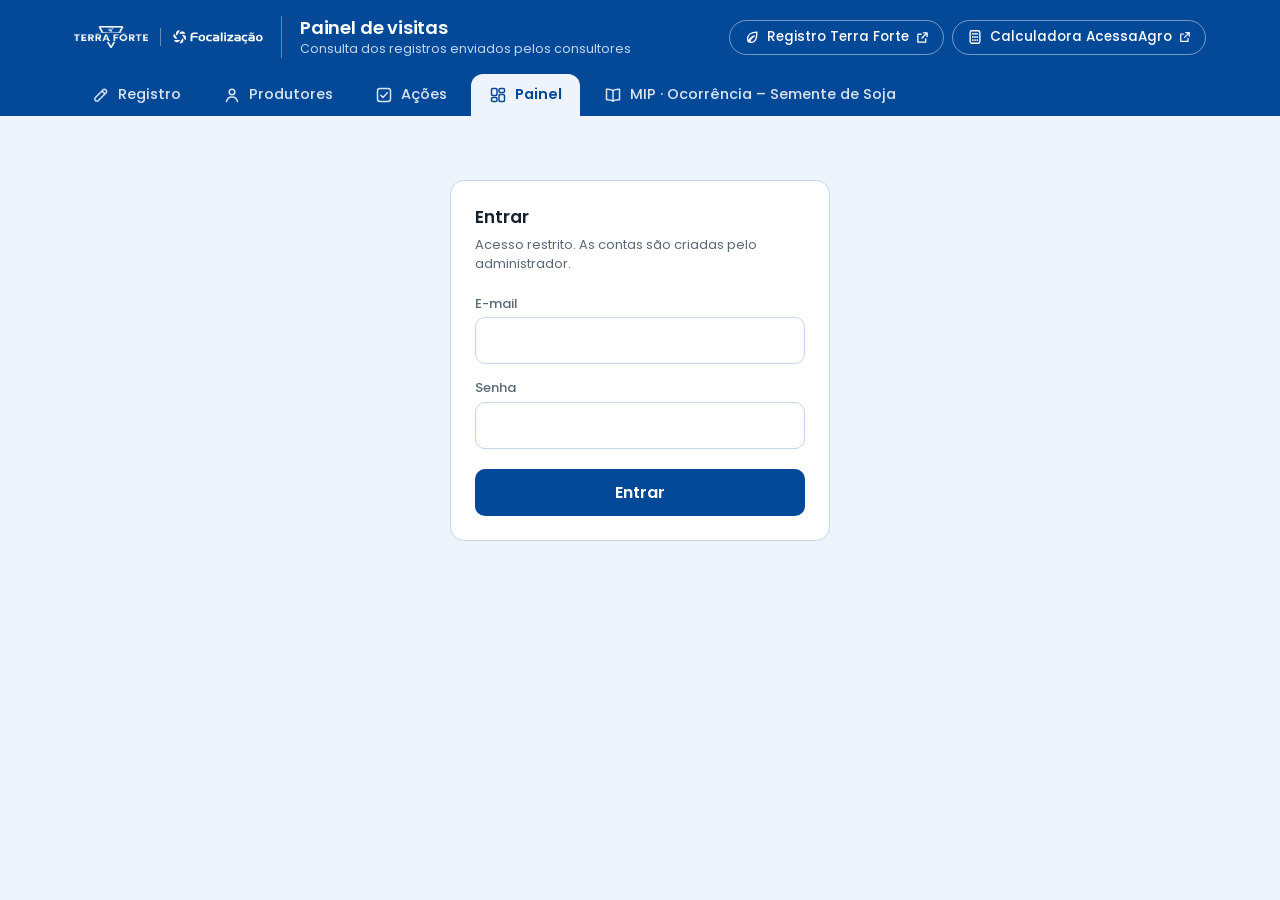
<file: painel.html>
<!DOCTYPE html>
<html lang="pt-BR">
<head>
<meta charset="utf-8">
<meta name="viewport" content="width=device-width, initial-scale=1, viewport-fit=cover">
<meta name="apple-mobile-web-app-capable" content="yes">
<meta name="mobile-web-app-capable" content="yes">
<meta name="apple-mobile-web-app-title" content="Focalização">
<meta name="apple-mobile-web-app-status-bar-style" content="default">
<link rel="manifest" href="/manifest.json">
<meta name="theme-color" content="#034998">
<meta name="robots" content="noindex, nofollow">
<title>Painel de visitas — Focalização</title>
<link rel="icon" href="/favicon.ico" sizes="any">
<link rel="icon" href="/icon-192.png" type="image/png">
<link rel="apple-touch-icon" href="/apple-touch-icon.png">
<link rel="preconnect" href="https://fonts.googleapis.com">
<link rel="preconnect" href="https://fonts.gstatic.com" crossorigin>
<link href="https://fonts.googleapis.com/css2?family=Poppins:wght@400;500;600&display=swap" rel="stylesheet">
<style>
/* ---------------------------------------------------------------
   PAINEL — leitura dos registros, para quem tem conta.
   Lê, e deixa o consultor corrigir o próprio relatório. Visita
   nova continua entrando só pelo formulário.
   --------------------------------------------------------------- */
:root{
  --principal:#034998;
  --apoio:#3D77BE;
  --fundo:#EEF4FB;
  --fundo2:#DDE8F6;
  --tinta:#17222E;
  --tinta-fraca:#5A6876;
  --linha:#C6D6E9;
  --marcado:#E8F1FC;
  --alerta:#A32020;
  --raio:10px;
  --logo-tf:url("[data-uri]");
  --logo-foc-tela:url("[data-uri]");
}
*{box-sizing:border-box}
html{-webkit-text-size-adjust:100%}
body{
  margin:0;
  background:var(--fundo);
  color:var(--tinta);
  font-family:Poppins,-apple-system,BlinkMacSystemFont,"Segoe UI",Roboto,sans-serif;
  font-size:16px;
  line-height:1.5;
}

/* ---------- cabeçalho: em /barra.css ---------- */

/* ---------- estrutura ---------- */
main{max-width:940px;margin:0 auto;padding:20px 16px 40px}
h2{font-size:15px;font-weight:600;margin:0 0 10px}

/* ---------- campos ---------- */
label{display:block;font-size:13px;font-weight:500;color:var(--tinta-fraca);margin-bottom:4px}
input,select,button{font-family:inherit;font-size:16px}
input[type=text],input[type=email],input[type=password],input[type=date],select{
  width:100%;
  padding:10px 12px;
  border:1px solid var(--linha);
  border-radius:var(--raio);
  background:#fff;
  color:var(--tinta);
}
input:focus,select:focus{outline:2px solid var(--apoio);outline-offset:-1px}

button{
  border:0;
  border-radius:var(--raio);
  padding:11px 16px;
  font-weight:600;
  background:var(--principal);
  color:#fff;
  cursor:pointer;
}
button:disabled{opacity:.55;cursor:default}
button.leve{background:#fff;color:var(--principal);border:1px solid var(--linha)}

/* ---------- login ---------- */
.entrada{max-width:380px;margin:44px auto;background:#fff;border:1px solid var(--linha);
  border-radius:14px;padding:24px}
.entrada h2{font-size:17px;margin-bottom:4px}
.entrada p.ajuda{margin:0 0 20px;font-size:13px;color:var(--tinta-fraca)}
.entrada .campo{margin-bottom:14px}
.entrada button{width:100%;margin-top:6px}

.erro{
  background:#FBEAEA;
  border:1px solid #E7B9B9;
  color:var(--alerta);
  border-radius:var(--raio);
  padding:10px 12px;
  font-size:14px;
  margin-bottom:14px;
}

/* ---------- filtros ---------- */
.filtros{
  background:#fff;
  border:1px solid var(--linha);
  border-radius:14px;
  padding:16px;
  margin-bottom:16px;
}
.grade{display:grid;gap:12px;grid-template-columns:repeat(auto-fit,minmax(170px,1fr))}
.filtros .acoes{display:flex;gap:8px;margin-top:12px;flex-wrap:wrap}

/* ---------- resumo ---------- */
.resumo{display:grid;gap:10px;grid-template-columns:repeat(auto-fit,minmax(150px,1fr));margin-bottom:16px}
.numero{background:#fff;border:1px solid var(--linha);border-radius:14px;padding:14px 16px}
.numero b{display:block;font-size:24px;font-weight:600;line-height:1.2}
.numero span{font-size:12px;color:var(--tinta-fraca)}
.numero.atencao b{color:var(--alerta)}

/* ---------- lista ---------- */
.contagem{font-size:13px;color:var(--tinta-fraca);margin:0 0 10px}
.visita{
  background:#fff;
  border:1px solid var(--linha);
  border-radius:14px;
  margin-bottom:10px;
  overflow:hidden;
}
.visita>summary{
  list-style:none;
  cursor:pointer;
  padding:14px 16px;
  display:flex;
  gap:12px;
  align-items:baseline;
  flex-wrap:wrap;
}
.visita>summary::-webkit-details-marker{display:none}
.visita[open]>summary{background:var(--marcado);border-bottom:1px solid var(--linha)}
.quando{font-weight:600;font-size:14px;white-space:nowrap}
.quem{font-weight:600;font-size:15px;flex:1 1 200px}
.por{font-size:13px;color:var(--tinta-fraca)}
.etiqueta{
  font-size:11px;font-weight:600;letter-spacing:.02em;text-transform:uppercase;
  padding:2px 8px;border-radius:999px;background:var(--fundo2);color:var(--principal);
}
.etiqueta.vencida{background:#FBEAEA;color:var(--alerta)}
.corpo{padding:16px}
.corpo h3{font-size:12px;text-transform:uppercase;letter-spacing:.04em;
  color:var(--tinta-fraca);margin:18px 0 6px;font-weight:600}
.corpo h3:first-child{margin-top:0}
.texto{white-space:normal}
.texto p{margin:0 0 8px}
.texto ul,.texto ol{margin:0 0 8px;padding-left:22px}
.fotos{display:flex;gap:8px;flex-wrap:wrap}
.fotos a{display:block;width:104px;height:104px;border-radius:8px;overflow:hidden;
  border:1px solid var(--linha);background:var(--fundo2)}
.fotos img{width:100%;height:100%;object-fit:cover;display:block}

/* ---------- foto ampliada ---------- */
#visor{border:0;padding:0;background:transparent;max-width:100vw;max-height:100vh;
  width:100vw;height:100vh;overflow:hidden}
#visor::backdrop{background:rgba(10,16,22,.85)}
#visor .palco{width:100%;height:100%;display:flex;align-items:center;justify-content:center;
  padding:56px 16px}
#visor img{max-width:100%;max-height:100%;object-fit:contain;border-radius:8px;
  box-shadow:0 10px 40px rgba(0,0,0,.5);background:#000}
#visor button{position:absolute;border:0;border-radius:999px;cursor:pointer;
  background:rgba(255,255,255,.92);color:#17222E;font:inherit;font-size:22px;line-height:1;
  width:44px;height:44px;display:flex;align-items:center;justify-content:center}
#visor button:hover{background:#fff}
#visor button[hidden]{display:none}
#visor .fechar{top:12px;right:12px}
#visor .ant{left:12px;top:50%;transform:translateY(-50%)}
#visor .prox{right:12px;top:50%;transform:translateY(-50%)}
#visor .conta{position:absolute;top:22px;left:0;right:0;text-align:center;
  color:#fff;font-size:14px;pointer-events:none}
.marcados{display:flex;gap:6px;flex-wrap:wrap}
.marcados span{font-size:12px;background:var(--fundo2);color:var(--principal);
  padding:3px 10px;border-radius:999px}
.dados{display:grid;gap:4px 18px;grid-template-columns:auto 1fr;font-size:14px;margin:0}
.dados dt{color:var(--tinta-fraca)}
.dados dd{margin:0}

.pe{display:flex;gap:10px;align-items:center;flex-wrap:wrap;margin-top:18px;
  padding-top:14px;border-top:1px solid var(--linha)}
.aviso-pdf{font-size:13px;color:var(--alerta)}
.com-acao{display:inline-flex;align-items:center;gap:6px;font-size:13.5px;
  color:var(--tinta-fraca);cursor:pointer;user-select:none}
.com-acao input{width:17px;height:17px;margin:0;accent-color:var(--principal);cursor:pointer}

/* ---------- correção da visita ---------- */
.edicao .campo{margin-bottom:14px}
.edicao .duplo{display:grid;gap:12px;grid-template-columns:repeat(auto-fit,minmax(170px,1fr))}
.edicao textarea{
  width:100%;min-height:80px;padding:10px 12px;
  border:1px solid var(--linha);border-radius:var(--raio);
  font:inherit;font-size:16px;color:var(--tinta);background:#fff;resize:vertical;
}
.edicao textarea:focus{outline:2px solid var(--apoio);outline-offset:-1px}
.barra-texto{display:flex;gap:6px;margin-bottom:6px;flex-wrap:wrap}
.bt-fmt{
  min-width:40px;min-height:38px;padding:0 12px;
  background:#fff;border:1px solid var(--linha);border-radius:8px;
  font-size:15px;font-weight:400;color:var(--tinta);
}
.editor{
  min-height:110px;padding:10px 12px;
  border:1px solid var(--linha);border-radius:var(--raio);background:#fff;
  line-height:1.45;
}
.editor:focus{outline:2px solid var(--apoio);outline-offset:-1px}
.editor ul,.editor ol{margin:4px 0;padding-left:22px}
.edicao .aviso{font-size:12.5px;color:var(--tinta-fraca);margin:0 0 14px}
.estado-edicao{font-size:13px;color:var(--tinta-fraca)}
.estado-edicao.falhou{color:var(--alerta)}
.vazio{background:#fff;border:1px dashed var(--linha);border-radius:14px;
  padding:28px 16px;text-align:center;color:var(--tinta-fraca);font-size:14px}
.rodape{display:flex;gap:8px;flex-wrap:wrap;margin-top:18px}
.carregando{text-align:center;color:var(--tinta-fraca);font-size:14px;padding:30px}
[hidden]{display:none!important}
</style>
<link rel="stylesheet" href="/barra.css">
</head>
<body>

<header class="tb" data-pagina="painel">
  <div class="tb-in">
    <div class="tb-linha">
      <div class="marcas">
        <span class="lg lg-tf" role="img" aria-label="Terra Forte"></span>
        <span class="risco"></span>
        <span class="lg lg-foc" role="img" aria-label="Focalização"></span>
      </div>
      <div class="tb-titulo">
        <h1>Painel de visitas</h1>
        <p id="assinatura">Consulta dos registros enviados pelos consultores</p>
      </div>
      <div class="tb-dir">
        <a class="tb-btn" href="https://calculadora-acessa-agro.vercel.app/" target="_blank" rel="noopener"><svg width="16" height="16" viewBox="0 0 18 18" fill="none" aria-hidden="true"><rect x="3.5" y="2" width="11" height="14" rx="2" stroke="currentColor" stroke-width="1.5"/><path d="M6 5.5h6" stroke="currentColor" stroke-width="1.5" stroke-linecap="round"/><path d="M6.5 9h.01M9 9h.01M11.5 9h.01M6.5 12.5h.01M9 12.5h.01M11.5 12.5h.01" stroke="currentColor" stroke-width="2" stroke-linecap="round"/></svg>Calculadora AcessaAgro <svg width="12" height="12" viewBox="0 0 14 14" fill="none" aria-hidden="true"><path d="M8 2h4v4M12 2L6.5 7.5M10.5 8.5V12H2V3.5h3.5" stroke="currentColor" stroke-width="1.4" stroke-linecap="round" stroke-linejoin="round"/></svg></a>
        <div class="sessao" id="sessao" hidden>
          <span id="quem-entrou"></span>
          <button type="button" class="tb-btn cheio" id="btn-sair"><svg width="16" height="16" viewBox="0 0 18 18" fill="none" aria-hidden="true"><path d="M7 2.5H4A1.5 1.5 0 002.5 4v10A1.5 1.5 0 004 15.5h3" stroke="currentColor" stroke-width="1.5" stroke-linecap="round"/><path d="M11 12.5L14.5 9 11 5.5M14.5 9H6" stroke="currentColor" stroke-width="1.5" stroke-linecap="round" stroke-linejoin="round"/></svg>Sair</button>
        </div>
      </div>
    </div>
    <nav class="tb-abas" aria-label="Páginas"></nav>
  </div>
</header>
<script src="/barra.js"></script>

<main>

  <!-- ================= LOGIN ================= -->
  <section class="entrada" id="entrada">
    <h2>Entrar</h2>
    <p class="ajuda">Acesso restrito. As contas são criadas pelo administrador.</p>
    <div class="erro" id="erro-login" hidden></div>
    <form id="form-login">
      <div class="campo">
        <label for="email">E-mail</label>
        <input type="email" id="email" autocomplete="username" required>
      </div>
      <div class="campo">
        <label for="senha">Senha</label>
        <input type="password" id="senha" autocomplete="current-password" required>
      </div>
      <button type="submit" id="btn-entrar">Entrar</button>
    </form>
  </section>

  <!-- ================= PAINEL ================= -->
  <section id="painel" hidden>

    <div class="filtros">
      <div class="grade">
        <div>
          <label for="f-busca">Buscar no texto</label>
          <input type="text" id="f-busca" placeholder="produtor, ação, descrição…">
        </div>
        <div>
          <label for="f-consultor">Consultor</label>
          <select id="f-consultor"><option value="">Todos</option></select>
        </div>
        <div>
          <label for="f-produtor">Produtor</label>
          <select id="f-produtor"><option value="">Todos</option></select>
        </div>
        <div>
          <label for="f-municipio">Município</label>
          <select id="f-municipio"><option value="">Todos</option></select>
        </div>
        <div>
          <label for="f-origem">Formulário</label>
          <select id="f-origem">
            <option value="">Os dois</option>
            <option value="focalizacao">Focalização</option>
            <option value="terra-forte">Terra Forte</option>
          </select>
        </div>
        <div>
          <label for="f-de">De</label>
          <input type="date" id="f-de">
        </div>
        <div>
          <label for="f-ate">Até</label>
          <input type="date" id="f-ate">
        </div>
      </div>
      <div class="acoes">
        <button type="button" class="leve" id="btn-limpar">Limpar filtros</button>
        <button type="button" class="leve" id="btn-csv">Exportar CSV</button>
      </div>
    </div>

    <div class="resumo">
      <div class="numero"><b id="n-visitas">0</b><span>visitas</span></div>
      <div class="numero"><b id="n-produtores">0</b><span>produtores visitados</span></div>
      <div class="numero atencao"><b id="n-vencidas">0</b><span>ações vencidas</span></div>
      <div class="numero"><b id="n-fotos">0</b><span>fotos</span></div>
    </div>

    <div class="erro" id="erro-painel" hidden></div>
    <p class="contagem" id="contagem"></p>
    <div id="lista"></div>
  </section>

  <div class="carregando" id="carregando" hidden>Carregando…</div>

  <dialog id="visor" aria-label="Foto da visita">
    <div class="palco"><img alt="Foto da visita"></div>
    <span class="conta"></span>
    <button type="button" class="ant" aria-label="Foto anterior">‹</button>
    <button type="button" class="prox" aria-label="Próxima foto">›</button>
    <button type="button" class="fechar" aria-label="Fechar">✕</button>
  </dialog>

</main>

<!-- Carteira, jsPDF e o desenho do relatorio: os mesmos arquivos que o
     formulario carrega, para o PDF sair identico. O login vem de
     sessao.js, o mesmo da pagina dos produtores. -->
<script src="/carteira.js"></script>
<script src="/vendor-jspdf.js"></script>
<script src="/relatorio.js"></script>
<script src="/sessao.js"></script>
<script src="/local.js"></script>

<script>
/* ===================================================================
   1. CONFIGURAÇÃO
   A mesma chave do formulário. Ela não lê nada sozinha: quem abre a
   leitura é o login, com a regra "admin le" do banco.
   =================================================================== */
const SUPABASE = {
  url:   "https://iozeyyuftogrpsndkrvj.supabase.co",
  chave: "sb_publishable_41oi3yeqR7h4BxPAdEcQow_aQ6by_sJ",
  tabela: "visitas"
};

/* O checklist (ITENS) vem de /carteira.js, o mesmo arquivo que o
   formulário carrega — item novo se cadastra num lugar só. Aqui só
   viro a lista em um mapa de id para rótulo. */
const ROTULOS = Object.fromEntries(ITENS.map(([id, rotulo]) => [id, rotulo]));

const ORIGENS = { focalizacao: "Focalização", "terra-forte": "Terra Forte" };

const $ = id => document.getElementById(id);

let visitas = [];    /* tudo o que veio do banco */
let cumpridas = {};  /* visita_id -> true/false, a marcação mais recente */

/* ===================================================================
   2. SESSÃO
   O login mora em /sessao.js, o mesmo da página dos produtores:
   quem entrou numa já está dentro da outra.
   =================================================================== */

/* ===================================================================
   3. TELAS
   =================================================================== */
function mostraLogin(aviso) {
  esquece();
  visitas = [];
  $("lista").innerHTML = "";
  $("painel").hidden = true;
  $("carregando").hidden = true;
  $("sessao").hidden = true;
  $("entrada").hidden = false;
  $("assinatura").textContent = "Consulta dos registros enviados pelos consultores";
  if (aviso) {
    $("erro-login").textContent = aviso;
    $("erro-login").hidden = false;
  }
}

async function mostraPainel() {
  $("entrada").hidden = true;
  $("painel").hidden = true;
  $("carregando").hidden = false;
  $("quem-entrou").textContent = sessao.email;
  $("sessao").hidden = false;
  /* quem entrou: só para mostrar a aba Gestão na barra aos gestores */
  pede("/rest/v1/consultores?select=nome,admin")
    .then(v => { if (v) marcaGestor(v[0]); }).catch(() => {});

  try {
    const dados = await pede(
      `/rest/v1/${SUPABASE.tabela}` +
      `?select=*&order=data_visita.desc,registrado_em.desc&limit=2000`);
    if (dados === null) return;            /* caiu no login */
    visitas = dados;

    /* O que já foi marcado como cumprido na página Ações. Sem a tabela
       (schema.sql não rodado) segue sem: nenhuma conta como cumprida. */
    const linhas = await pede("/rest/v1/acao_cumprida" +
      "?select=visita_id,cumprida,alterado_em&order=alterado_em.desc&limit=10000")
      .catch(e => { console.warn(e); return []; });
    if (linhas === null) return;
    cumpridas = {};
    for (const l of linhas)
      if (!(l.visita_id in cumpridas)) cumpridas[l.visita_id] = l.cumprida;
    preencheFiltros();
    desenha();
    $("carregando").hidden = true;
    $("painel").hidden = false;
  } catch (e) {
    console.error(e);
    $("carregando").hidden = true;
    $("painel").hidden = false;
    $("erro-painel").textContent =
      "Não foi possível carregar os registros. " + e.message;
    $("erro-painel").hidden = false;
  }
}

/* ===================================================================
   4. FILTROS
   A lista inteira vem de uma vez e a filtragem é aqui na tela: são
   poucos milhares de linhas, e assim o filtro responde na hora.
   =================================================================== */
function preencheFiltros() {
  const enche = (id, valores) => {
    const sel = $(id);
    const atual = sel.value;
    sel.length = 1;
    [...new Set(valores.filter(Boolean))].sort((a, b) => a.localeCompare(b, "pt-BR"))
      .forEach(v => sel.add(new Option(v, v)));
    sel.value = atual;
  };
  enche("f-consultor", visitas.map(v => v.consultor));
  enche("f-produtor",  visitas.map(v => v.produtor));
  enche("f-municipio", visitas.map(v => v.municipio));
}

function filtradas() {
  const busca = $("f-busca").value.trim().toLowerCase();
  const consultor = $("f-consultor").value;
  const produtor  = $("f-produtor").value;
  const municipio = $("f-municipio").value;
  const origem    = $("f-origem").value;
  const de  = $("f-de").value;
  const ate = $("f-ate").value;

  return visitas.filter(v => {
    if (consultor && v.consultor !== consultor) return false;
    if (produtor  && v.produtor  !== produtor)  return false;
    if (municipio && v.municipio !== municipio) return false;
    if (origem    && v.origem    !== origem)    return false;
    if (de  && v.data_visita < de)  return false;
    if (ate && v.data_visita > ate) return false;
    if (busca) {
      const palheiro = [v.produtor, v.consultor, v.municipio, v.descricao, v.acao]
        .join(" ").toLowerCase();
      if (!palheiro.includes(busca)) return false;
    }
    return true;
  });
}

/* ===================================================================
   5. DESENHO
   =================================================================== */
const hoje = new Date().toISOString().slice(0, 10);
const br = d => d ? d.split("-").reverse().join("/") : "";
const escapa = t => String(t == null ? "" : t)
  .replace(/&/g, "&amp;").replace(/</g, "&lt;").replace(/>/g, "&gt;")
  .replace(/"/g, "&quot;");

/* A descrição vem com formatação. O formulário já limpa na entrada;
   aqui limpa de novo, porque texto de terceiro nunca entra cru. */
const TAGS_OK = { B:1, STRONG:1, I:1, EM:1, U:1, BR:1, UL:1, OL:1, LI:1, P:1, DIV:1 };
function limpaHtml(html) {
  const caixa = document.createElement("div");
  caixa.innerHTML = html || "";
  (function anda(no) {
    for (const filho of [...no.children]) {
      anda(filho);
      if (!TAGS_OK[filho.tagName]) filho.replaceWith(...filho.childNodes);
      else [...filho.attributes].forEach(a => filho.removeAttribute(a.name));
    }
  })(caixa);
  return caixa.innerHTML;
}

const cumprida = v => !!cumpridas[v.id];
const vencida = v => v.prazo_acao && v.prazo_acao < hoje && (v.acao || "").trim()
                     && !cumprida(v);

function desenha() {
  const lista = filtradas();

  $("n-visitas").textContent    = lista.length;
  $("n-produtores").textContent = new Set(lista.map(v => v.produtor)).size;
  $("n-vencidas").textContent   = lista.filter(vencida).length;
  $("n-fotos").textContent      = lista.reduce((s, v) => s + (v.fotos || []).length, 0);

  $("contagem").textContent = lista.length === visitas.length
    ? `${visitas.length} ${visitas.length === 1 ? "visita" : "visitas"}`
    : `${lista.length} de ${visitas.length}`;

  if (!lista.length) {
    $("lista").innerHTML = `<div class="vazio">${
      visitas.length ? "Nenhuma visita com esses filtros."
                     : "Nenhuma visita registrada ainda."}</div>`;
    return;
  }

  $("lista").innerHTML = lista.map(cartao).join("");
}

function cartao(v) {
  const extras   = v.extras || {};
  const situacao = extras.situacao || {};
  const marcados = Object.entries(situacao)
    .filter(([, sim]) => sim)
    .map(([id]) => `<span>${escapa(ROTULOS[id] || id)}</span>`).join("");

  const fotos = (v.fotos || []).map(u =>
    `<a href="${escapa(u)}" target="_blank" rel="noopener">
       <img src="${escapa(u)}" alt="Foto da visita" loading="lazy"></a>`).join("");

  const areas = [
    extras.talhao ? `<dt>Talhão / referência</dt><dd>${escapa(extras.talhao)}</dd>` : "",
    extras.relator ? `<dt>Relatório feito por</dt><dd>${escapa(extras.relator)}</dd>` : "",
    extras.area_manejo_ha      != null ? `<dt>Área de manejo</dt><dd>${extras.area_manejo_ha} ha</dd>` : "",
    extras.area_experimental_ha != null ? `<dt>Área experimental</dt><dd>${extras.area_experimental_ha} ha</dd>` : ""
  ].join("");

  return `
<details class="visita" data-id="${escapa(v.id)}">
  <summary>
    <span class="quando">${br(v.data_visita)}</span>
    <span class="quem">${escapa(v.produtor)}</span>
    <span class="por">${escapa(v.consultor)}${v.municipio ? " · " + escapa(v.municipio) : ""}</span>
    ${vencida(v) ? '<span class="etiqueta vencida">ação vencida</span>' : ""}
    ${(v.acao || "").trim() && cumprida(v) ? '<span class="etiqueta">ação cumprida</span>' : ""}
    ${(v.fotos || []).length ? `<span class="etiqueta">${v.fotos.length} foto${v.fotos.length > 1 ? "s" : ""}</span>` : ""}
    <span class="etiqueta">${escapa(ORIGENS[v.origem] || v.origem)}</span>
  </summary>
  <div class="corpo">
    <h3>Descrição</h3>
    <div class="texto">${limpaHtml(v.descricao_html) ||
       escapa(v.descricao).replace(/\n/g, "<br>") || "<i>sem descrição</i>"}</div>

    ${(v.acao || "").trim() ? `
      <h3>Ação combinada</h3>
      <div class="texto">${escapa(v.acao).replace(/\n/g, "<br>")}
        ${v.prazo_acao ? `<br><b>Prazo:</b> ${br(v.prazo_acao)}${vencida(v) ? " (vencido)" : ""}` : ""}
        ${cumprida(v) ? "<br><b>Cumprida.</b>" : ""}
      </div>` : ""}

    ${marcados ? `<h3>Situação na visita</h3><div class="marcados">${marcados}</div>` : ""}

    ${fotos ? `<h3>Fotos</h3><div class="fotos">${fotos}</div>` : ""}

    <h3>Registro</h3>
    <dl class="dados">
      ${areas}
      <dt>Enviado em</dt>
      <dd>${new Date(v.registrado_em).toLocaleString("pt-BR")}</dd>
      ${localHtml(extras.local)}
      ${v.editado_em ? `<dt>Corrigido em</dt>
      <dd>${new Date(v.editado_em).toLocaleString("pt-BR")}</dd>` : ""}
    </dl>

    <div class="pe">
      <button type="button" class="leve pdf" data-id="${escapa(v.id)}">Baixar PDF</button>
      ${(v.acao || "").trim() ? `<label class="com-acao">
        <input type="checkbox" class="pdf-acao"> com ação combinada</label>` : ""}
      <button type="button" class="leve editar">Editar</button>
      <span class="aviso-pdf"></span>
    </div>
  </div>
</details>`;
}

/* ===================================================================
   5.1 CORRIGIR A VISITA
   O próprio cartão vira formulário. Quem decide quem pode é o banco:
   o consultor da visita ou o admin, e só os campos do relatório —
   consultor, produtor e origem não se trocam (schema.sql, 2.5). A
   versão anterior fica guardada lá, em visitas_edicoes.
   =================================================================== */
function formEdicao(v) {
  const x = v.extras || {};
  const relatores = [...RELATORES];
  if (x.relator && !relatores.includes(x.relator)) relatores.push(x.relator);
  const id = escapa(v.id);
  const fmt = (cmd, titulo, rotulo) =>
    `<button type="button" class="bt-fmt" data-cmd="${cmd}" title="${titulo}">${rotulo}</button>`;

  return `
<form class="corpo edicao" novalidate>
  <p class="aviso">Corrigindo o relatório. A versão anterior fica guardada no banco.</p>
  <div class="duplo">
    <div class="campo">
      <label for="ed-data-${id}">Data da visita</label>
      <input type="date" id="ed-data-${id}" name="data_visita"
             value="${escapa(v.data_visita)}" max="${hoje}" required>
    </div>
    <div class="campo">
      <label for="ed-talhao-${id}">Talhão / referência</label>
      <input type="text" id="ed-talhao-${id}" name="talhao" maxlength="80"
             value="${escapa(x.talhao || "")}">
    </div>
    <div class="campo">
      <label for="ed-relator-${id}">Relatório feito por</label>
      <select id="ed-relator-${id}" name="relator">
        <option value="">—</option>
        ${relatores.map(r => `<option${r === x.relator ? " selected" : ""}>${escapa(r)}</option>`).join("")}
      </select>
    </div>
  </div>

  <div class="campo">
    <label id="ed-rot-${id}">Descrição</label>
    <div class="barra-texto" role="toolbar" aria-label="Formatação do texto">
      ${fmt("bold", "Negrito", "<b>N</b>")}${fmt("italic", "Itálico", "<i>I</i>")}${fmt("underline", "Sublinhado", "<u>S</u>")}${fmt("insertUnorderedList", "Lista", "&bull;&nbsp;—")}
    </div>
    <div class="editor" contenteditable="true" role="textbox" aria-multiline="true"
         aria-labelledby="ed-rot-${id}">${limpaHtml(v.descricao_html) ||
           escapa(v.descricao).replace(/\n/g, "<br>")}</div>
  </div>

  <div class="campo">
    <label for="ed-acao-${id}">Ação definida</label>
    <textarea id="ed-acao-${id}" name="acao">${escapa(v.acao || "")}</textarea>
  </div>
  <div class="campo">
    <label for="ed-prazo-${id}">Prazo da ação</label>
    <input type="date" id="ed-prazo-${id}" name="prazo_acao" value="${escapa(v.prazo_acao || "")}">
  </div>

  <div class="pe">
    <button type="submit">Salvar correção</button>
    <button type="button" class="leve cancelar">Cancelar</button>
    <span class="estado-edicao" role="status" aria-live="polite"></span>
  </div>
</form>`;
}

/* Redesenha um cartão só, aberto, sem mexer no resto da lista. */
function redesenhaCartao(v) {
  const antigo = [...$("lista").querySelectorAll("details.visita")]
    .find(d => d.dataset.id === v.id);
  if (!antigo) return;
  const caixa = document.createElement("div");
  caixa.innerHTML = cartao(v);
  const novo = caixa.firstElementChild;
  novo.open = true;
  antigo.replaceWith(novo);
}

const visitaDo = el => visitas.find(v => v.id === el.closest("details.visita").dataset.id);

$("lista").addEventListener("mousedown", e => {
  /* sem isto o botão rouba o foco e a seleção do texto some antes do clique */
  if (e.target.closest(".bt-fmt")) e.preventDefault();
});

$("lista").addEventListener("click", e => {
  const fmt = e.target.closest(".bt-fmt");
  if (fmt) {
    fmt.closest("form").querySelector(".editor").focus();
    document.execCommand(fmt.dataset.cmd, false, null);
    return;
  }
  if (e.target.closest("button.editar")) {
    const corpo = e.target.closest("details.visita").querySelector(".corpo");
    corpo.outerHTML = formEdicao(visitaDo(e.target));
    return;
  }
  if (e.target.closest("button.cancelar")) redesenhaCartao(visitaDo(e.target));
  const foto = e.target.closest(".fotos a");
  if (foto) {
    e.preventDefault();
    const links = [...foto.parentNode.querySelectorAll("a")];
    abreVisor(links.map(a => a.href), links.indexOf(foto));
  }
});

/* --- foto ampliada: abre por cima da página, com setas entre as fotos
   da mesma visita. Fecha no ✕, no Esc ou no clique fora da foto. --- */
const visor = $("visor");
let visorFotos = [], visorI = 0;

function abreVisor(urls, i) {
  visorFotos = urls;
  mostraFoto(i);
  visor.showModal();
}

function mostraFoto(i) {
  const n = visorFotos.length;
  visorI = (i + n) % n;
  visor.querySelector("img").src = visorFotos[visorI];
  visor.querySelector(".conta").textContent = n > 1 ? `${visorI + 1} de ${n}` : "";
  visor.querySelector(".ant").hidden  = n < 2;
  visor.querySelector(".prox").hidden = n < 2;
}

visor.addEventListener("click", e => {
  if (e.target.closest(".fechar")) visor.close();
  else if (e.target.closest(".ant"))  mostraFoto(visorI - 1);
  else if (e.target.closest(".prox")) mostraFoto(visorI + 1);
  else if (e.target.tagName !== "IMG") visor.close();
});

visor.addEventListener("keydown", e => {
  if (e.key === "ArrowLeft")  mostraFoto(visorI - 1);
  if (e.key === "ArrowRight") mostraFoto(visorI + 1);
});

visor.addEventListener("close", () => visor.querySelector("img").removeAttribute("src"));

/* O texto colado entra sem a formatação de onde veio. */
$("lista").addEventListener("paste", e => {
  if (!e.target.closest(".editor")) return;
  e.preventDefault();
  document.execCommand("insertText", false, e.clipboardData.getData("text/plain"));
});

$("lista").addEventListener("submit", async e => {
  const f = e.target;
  if (!f.classList.contains("edicao")) return;
  e.preventDefault();

  const v = visitaDo(f);
  const estado = f.querySelector(".estado-edicao");
  const botao = f.querySelector("button[type=submit]");
  const editor = f.querySelector(".editor");
  const falha = msg => { estado.className = "estado-edicao falhou"; estado.textContent = msg; };

  const data = f.elements.data_visita.value;
  const texto = editor.innerText.replace(/\u00a0/g, " ").replace(/\n{3,}/g, "\n\n").trim();
  if (!data)       return falha("Informe a data da visita.");
  if (data > hoje) return falha("A data da visita não pode ser no futuro.");
  if (!texto)      return falha("A descrição não pode ficar vazia.");

  const corpo = {
    data_visita: data,
    descricao: texto,
    descricao_html: limpaHtml(editor.innerHTML).trim(),
    acao: f.elements.acao.value.trim(),
    prazo_acao: f.elements.prazo_acao.value || null,
    /* O extras guarda mais coisa (a situação das visitas antigas):
       troca só o talhão e o relator, o resto segue como estava. */
    extras: { ...(v.extras || {}),
              talhao: f.elements.talhao.value.trim() || null,
              relator: f.elements.relator.value || null }
  };

  botao.disabled = true;
  botao.textContent = "Salvando…";
  estado.className = "estado-edicao";
  estado.textContent = "";
  try {
    const linhas = await pede(
      `/rest/v1/${SUPABASE.tabela}?id=eq.${encodeURIComponent(v.id)}`, corpo, "PATCH");
    if (linhas === null) return;            /* caiu no login */
    /* Lista vazia: o banco aceitou o pedido e não alterou linha nenhuma
       — a regra não deixou. */
    if (!linhas.length) throw new Error("sem permissão");
    visitas[visitas.indexOf(v)] = linhas[0];
    redesenhaCartao(linhas[0]);
  } catch (err) {
    console.error(err);
    falha(/sem permissão|\b40[13]\b|42501/.test(err.message)
      ? "O banco não deixou salvar: só o consultor da visita pode corrigi-la."
      : "Não foi possível salvar. " + err.message);
    botao.disabled = false;
    botao.textContent = "Salvar correção";
  }
});

/* ===================================================================
   6. O MESMO PDF QUE SAI NO CELULAR

   O desenho do relatório está em /relatorio.js, carregado aqui e no
   formulário — é literalmente a mesma função, então o PDF sai idêntico.

   O que muda é a forma das fotos: no celular elas estão embutidas como
   dados; aqui vêm como endereço no Storage, e o jsPDF precisa dos dados
   para desenhar. Então cada foto é buscada e convertida antes.
   =================================================================== */
function fotoParaDados(url) {
  return fetch(url)
    .then(r => { if (!r.ok) throw new Error("foto " + r.status); return r.blob(); })
    .then(blob => new Promise((ok, falha) => {
      const leitor = new FileReader();
      leitor.onload = () => ok(leitor.result);
      leitor.onerror = falha;
      leitor.readAsDataURL(blob);
    }));
}

/* A linha do banco no formato que gerarPdf() espera. */
async function paraRelatorio(v) {
  const extras = v.extras || {};
  const fotos = [];
  let perdidas = 0;
  for (const url of v.fotos || []) {
    try { fotos.push({ dados: await fotoParaDados(url) }); }
    catch (e) { perdidas++; console.warn("foto nao veio:", url, e.message); }
  }
  return [{
    origem: v.origem,
    consultor: v.consultor,
    produtor: v.produtor,
    municipio: v.municipio || "",
    data_visita: v.data_visita,
    talhao: extras.talhao || "",
    relator: extras.relator || "",
    descricao: v.descricao || "",
    descricao_html: v.descricao_html || "",
    acao: v.acao || "",
    prazo_acao: v.prazo_acao || "",
    /* Situação e área só nas visitas antigas, que ainda as traziam.
       As novas não têm — moram em situacao_produtor — e o PDF pula a
       seção quando o campo não vem, em vez de imprimir tudo vazio. */
    ...(extras.situacao ? { situacao: extras.situacao } : {}),
    ...("area_manejo_ha" in extras || "area_experimental_ha" in extras ? {
      area_manejo_ha: extras.area_manejo_ha == null ? null : extras.area_manejo_ha,
      area_experimental_ha: extras.area_experimental_ha == null ? null : extras.area_experimental_ha
    } : {}),
    fotos
  }, perdidas];
}

const pdfsProntos = new Map();

/* Mudou a caixa da ação: o PDF já pronto foi feito do outro jeito. */
$("lista").addEventListener("change", e => {
  if (!e.target.classList.contains("pdf-acao")) return;
  const botao = e.target.closest(".pe").querySelector("button.pdf");
  pdfsProntos.delete(botao.dataset.id);
  botao.textContent = "Baixar PDF";
});

$("lista").addEventListener("click", async e => {
  const botao = e.target.closest("button.pdf");
  if (!botao) return;

  const visita = visitas.find(v => v.id === botao.dataset.id);
  const aviso = botao.parentElement.querySelector(".aviso-pdf");
  const caixa = botao.parentElement.querySelector(".pdf-acao");
  const comAcao = !!(caixa && caixa.checked);
  if (!visita) return;

  /* PDF já pronto esperando um toque novo para abrir o compartilhar. */
  const pronto = pdfsProntos.get(visita.id);
  if (pronto) {
    pdfsProntos.delete(visita.id);
    botao.textContent = "Baixar PDF";
    navigator.share({ files: [pronto] }).catch(() => {});
    return;
  }

  botao.disabled = true;
  botao.textContent = "Gerando…";
  aviso.textContent = "";
  try {
    const [registro, perdidas] = await paraRelatorio(visita);
    const semGesto = arquivo => {
      pdfsProntos.set(visita.id, arquivo);
      botao.textContent = "Enviar PDF";
    };
    if (!baixaPdf(registro, semGesto, comAcao)) throw new Error("o PDF não pôde ser montado neste navegador");
    if (perdidas) {
      aviso.textContent = perdidas === 1
        ? "1 foto não pôde ser carregada e ficou de fora"
        : perdidas + " fotos não puderam ser carregadas e ficaram de fora";
    }
  } catch (err) {
    console.error(err);
    aviso.textContent = "Não deu para gerar: " + err.message;
  } finally {
    botao.disabled = false;
    botao.textContent = "Baixar PDF";
  }
});

/* ===================================================================
   7. EXPORTAR
   Ponto-e-vírgula e BOM porque é o que o Excel em português entende
   sem perguntar nada.
   =================================================================== */
function csv() {
  const lista = filtradas();
  const colunas = [
    ["data_visita",  v => br(v.data_visita)],
    ["consultor",    v => v.consultor],
    ["produtor",     v => v.produtor],
    ["municipio",    v => v.municipio],
    ["talhao",       v => ((v.extras || {}).talhao) || ""],
    ["relator",      v => ((v.extras || {}).relator) || ""],
    ["local_lat",    v => (((v.extras || {}).local) || {}).lat ?? ""],
    ["local_lng",    v => (((v.extras || {}).local) || {}).lng ?? ""],
    ["local_precisao_m", v => (((v.extras || {}).local) || {}).precisao_m ?? ""],
    ["local_sem_motivo", v => (((v.extras || {}).local) || {}).erro || ""],
    ["formulario",   v => ORIGENS[v.origem] || v.origem],
    ["area_manejo_ha",       v => (v.extras || {}).area_manejo_ha],
    ["area_experimental_ha", v => (v.extras || {}).area_experimental_ha],
    ...ITENS.map(([id, rotulo]) =>
      [rotulo, v => ((v.extras || {}).situacao || {})[id] ? "sim" : "nao"]),
    ["acao",        v => v.acao],
    ["prazo_acao",  v => br(v.prazo_acao)],
    ["acao_cumprida", v => (v.acao || "").trim() ? (cumprida(v) ? "sim" : "nao") : ""],
    ["fotos",       v => (v.fotos || []).length],
    ["descricao",   v => v.descricao],
    ["enviado_em",  v => new Date(v.registrado_em).toLocaleString("pt-BR")]
  ];

  const celula = valor => {
    const t = valor == null ? "" : String(valor);
    return /[";\n]/.test(t) ? '"' + t.replace(/"/g, '""') + '"' : t;
  };

  const linhas = [colunas.map(c => c[0]).join(";")];
  lista.forEach(v => linhas.push(colunas.map(c => celula(c[1](v))).join(";")));

  const blob = new Blob(["﻿" + linhas.join("\r\n")],
                        { type: "text/csv;charset=utf-8" });
  const url = URL.createObjectURL(blob);
  const a = Object.assign(document.createElement("a"),
    { href: url, download: `visitas_${hoje}.csv` });
  document.body.appendChild(a);
  a.click();
  a.remove();
  setTimeout(() => URL.revokeObjectURL(url), 5000);
}

/* ===================================================================
   8. LIGAÇÕES
   =================================================================== */
$("form-login").addEventListener("submit", async e => {
  e.preventDefault();
  $("erro-login").hidden = true;
  $("btn-entrar").disabled = true;
  $("btn-entrar").textContent = "Entrando…";
  try {
    await entra($("email").value.trim(), $("senha").value);
    $("senha").value = "";
    await mostraPainel();
  } catch (err) {
    $("erro-login").textContent = err.message;
    $("erro-login").hidden = false;
  } finally {
    $("btn-entrar").disabled = false;
    $("btn-entrar").textContent = "Entrar";
  }
});

["f-busca","f-consultor","f-produtor","f-municipio","f-origem","f-de","f-ate"]
  .forEach(id => $(id).addEventListener("input", desenha));

$("btn-limpar").addEventListener("click", () => {
  ["f-busca","f-consultor","f-produtor","f-municipio","f-origem","f-de","f-ate"]
    .forEach(id => $(id).value = "");
  desenha();
});

$("btn-csv").addEventListener("click", csv);
$("btn-sair").addEventListener("click", sai);

/* --- começo --- */
sessao = recupera();
if (sessao && sessao.access_token) mostraPainel();
else mostraLogin();
</script>
</body>
</html>
</file>
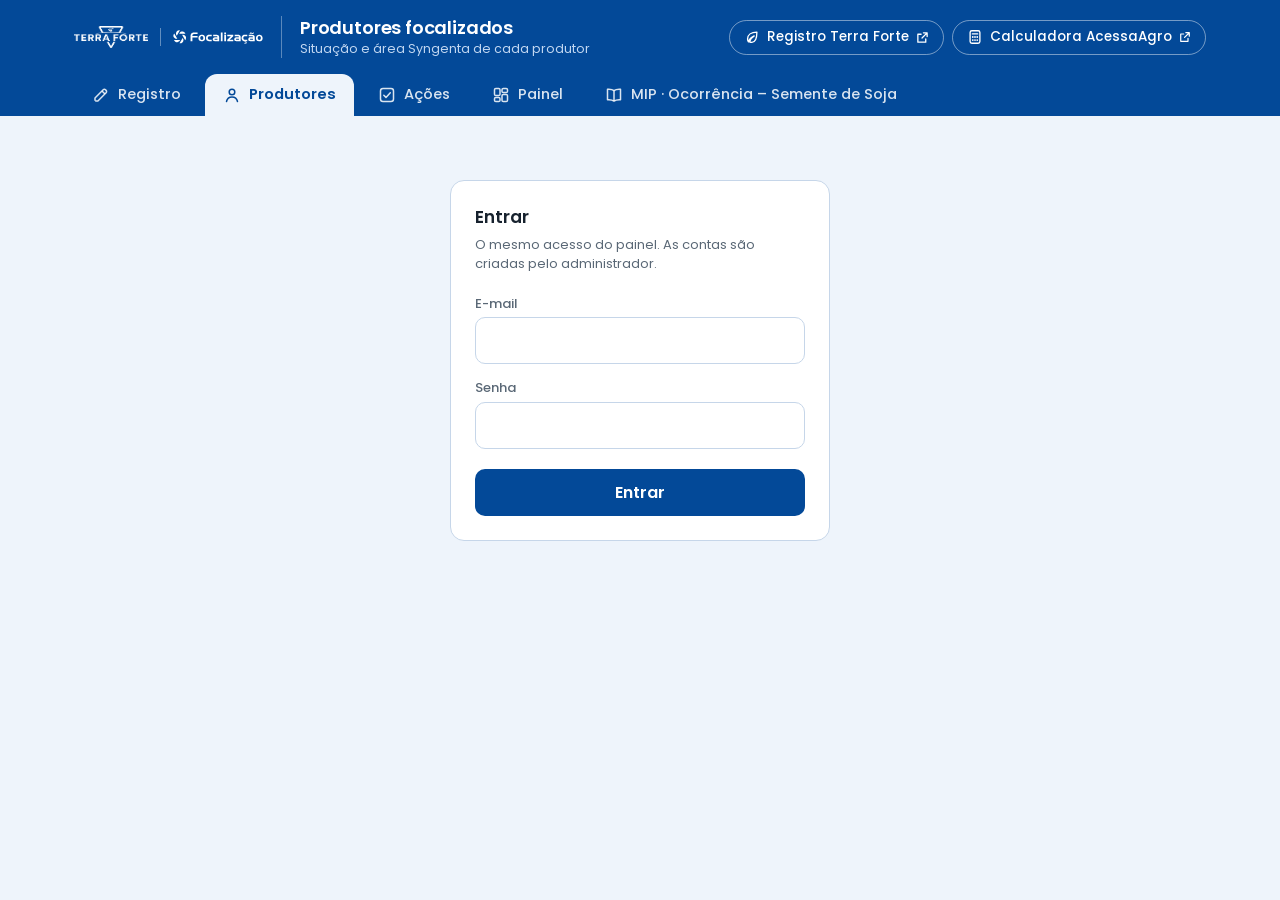
<file: produtores.html>
<!DOCTYPE html>
<html lang="pt-BR">
<head>
<meta charset="utf-8">
<meta name="viewport" content="width=device-width, initial-scale=1, viewport-fit=cover">
<meta name="apple-mobile-web-app-capable" content="yes">
<meta name="mobile-web-app-capable" content="yes">
<meta name="apple-mobile-web-app-title" content="Focalização">
<meta name="apple-mobile-web-app-status-bar-style" content="default">
<link rel="manifest" href="/manifest.json">
<meta name="theme-color" content="#034998">
<meta name="robots" content="noindex, nofollow">
<title>Produtores focalizados — Focalização</title>
<link rel="icon" href="/favicon.ico" sizes="any">
<link rel="icon" href="/icon-192.png" type="image/png">
<link rel="apple-touch-icon" href="/apple-touch-icon.png">
<link rel="preconnect" href="https://fonts.googleapis.com">
<link rel="preconnect" href="https://fonts.gstatic.com" crossorigin>
<link href="https://fonts.googleapis.com/css2?family=Poppins:wght@400;500;600&display=swap" rel="stylesheet">
<style>
/* ---------------------------------------------------------------
   PRODUTORES FOCALIZADOS — situação e área Syngenta de cada
   produtor, uma página por consultor. Saíram do formulário de
   visita: são do produtor, não da visita.
   --------------------------------------------------------------- */
:root{
  --principal:#034998;
  --apoio:#3D77BE;
  --fundo:#EEF4FB;
  --fundo2:#DDE8F6;
  --tinta:#17222E;
  --tinta-fraca:#5A6876;
  --linha:#C6D6E9;
  --marcado:#E8F1FC;
  --alerta:#A32020;
  --certo:#2E7D32;
  --raio:10px;
  --logo-tf:url("[data-uri]");
  --logo-foc-tela:url("[data-uri]");
}
*{box-sizing:border-box}
html{-webkit-text-size-adjust:100%}
body{
  margin:0;
  background:var(--fundo);
  color:var(--tinta);
  font-family:Poppins,-apple-system,BlinkMacSystemFont,"Segoe UI",Roboto,sans-serif;
  font-size:16px;
  line-height:1.5;
}

/* ---------- cabeçalho: em /barra.css ---------- */

/* ---------- estrutura ---------- */
main{max-width:760px;margin:0 auto;padding:20px 16px 40px}
h2{font-size:17px;font-weight:600;margin:0}

label{display:block;font-size:13px;font-weight:500;color:var(--tinta-fraca);margin-bottom:4px}
input,select,button{font-family:inherit;font-size:16px}
input[type=email],input[type=password],input[type=number]{
  width:100%;
  padding:10px 12px;
  border:1px solid var(--linha);
  border-radius:var(--raio);
  background:#fff;
  color:var(--tinta);
}
input:focus{outline:2px solid var(--apoio);outline-offset:-1px}
button{
  border:0;
  border-radius:var(--raio);
  padding:11px 16px;
  font-weight:600;
  background:var(--principal);
  color:#fff;
  cursor:pointer;
}
button:disabled{opacity:.55;cursor:default}
button:focus-visible,.opt:focus-within,.consultor:focus-visible{
  outline:2.5px solid var(--apoio);outline-offset:2px;
}

/* ---------- login ---------- */
.entrada{max-width:380px;margin:44px auto;background:#fff;border:1px solid var(--linha);
  border-radius:14px;padding:24px}
.entrada h2{margin-bottom:4px}
.entrada p.ajuda{margin:0 0 20px;font-size:13px;color:var(--tinta-fraca)}
.entrada .campo{margin-bottom:14px}
.entrada button{width:100%;margin-top:6px}

.erro{
  background:#FBEAEA;border:1px solid #E7B9B9;color:var(--alerta);
  border-radius:var(--raio);padding:10px 12px;font-size:14px;margin-bottom:14px;
}
.vazio{background:#fff;border:1px dashed var(--linha);border-radius:14px;
  padding:28px 16px;text-align:center;color:var(--tinta-fraca);font-size:14px}
.carregando{text-align:center;color:var(--tinta-fraca);font-size:14px;padding:30px}
[hidden]{display:none!important}

/* ---------- menu de consultores ---------- */
.menu{
  background:#fff;border:1px solid var(--linha);border-radius:14px;
  padding:14px 16px;margin-bottom:18px;
}
.menu-rotulo{font-size:12px;font-weight:600;text-transform:uppercase;letter-spacing:.04em;
  color:var(--tinta-fraca);margin:0 0 10px}
.consultores{display:flex;gap:8px;flex-wrap:wrap}
.consultor{
  padding:7px 14px;
  background:#fff;color:var(--principal);
  border:1.5px solid var(--linha);border-radius:999px;
  font-size:14px;font-weight:500;
}
.consultor small{font-weight:400;color:var(--tinta-fraca);margin-left:4px}
.consultor[aria-current="page"]{background:var(--principal);border-color:var(--principal);color:#fff}
.consultor[aria-current="page"] small{color:#C3D8F2}

.titulo{display:flex;align-items:baseline;gap:10px;flex-wrap:wrap;margin-bottom:4px}
.contagem{font-size:13px;color:var(--tinta-fraca);margin:0 0 14px}

/* ---------- cartão do produtor ---------- */
.produtor{
  background:#fff;border:1px solid var(--linha);border-radius:14px;
  margin-bottom:10px;overflow:hidden;
}
.produtor>summary{
  list-style:none;cursor:pointer;
  padding:14px 16px;
  display:flex;gap:6px 12px;align-items:baseline;flex-wrap:wrap;
}
.produtor>summary::-webkit-details-marker{display:none}
.produtor[open]>summary{background:var(--marcado);border-bottom:1px solid var(--linha)}
.nome{font-weight:600;font-size:15px;flex:1 1 220px}
.onde{font-size:13px;color:var(--tinta-fraca)}
.etiquetas{display:flex;gap:6px;flex-wrap:wrap;flex-basis:100%}
.etiqueta{
  font-size:11px;font-weight:600;letter-spacing:.02em;text-transform:uppercase;
  padding:2px 8px;border-radius:999px;background:var(--fundo2);color:var(--principal);
}
.etiqueta.falta{background:#FFF4E0;color:#8A5A00}
.etiqueta.sujo{background:#FBEAEA;color:var(--alerta)}

.corpo{padding:16px}
.corpo h3{font-size:12px;text-transform:uppercase;letter-spacing:.04em;
  color:var(--tinta-fraca);margin:0 0 8px;font-weight:600}
.corpo h3+.dica{margin:-4px 0 10px}
.dica{margin:6px 0 0;font-size:12.5px;color:var(--tinta-fraca)}

/* checklist: o mesmo desenho que existia no formulário */
.lista{display:grid;gap:8px;grid-template-columns:repeat(auto-fit,minmax(230px,1fr));margin-bottom:20px}
.opt{
  position:relative;
  display:flex;align-items:center;gap:12px;
  min-height:52px;padding:8px 14px;margin:0;
  background:#fff;border:1.5px solid var(--linha);border-radius:var(--raio);
  cursor:pointer;user-select:none;
  font-size:14.5px;font-weight:400;color:var(--tinta);
}
.opt input{position:absolute;opacity:0;width:0;height:0}
.marca{
  flex:0 0 auto;width:22px;height:22px;
  border:2px solid var(--linha);border-radius:5px;background:#fff;
  display:grid;place-items:center;
}
.marca svg{width:14px;height:14px;opacity:0}
.opt span{line-height:1.35}
.opt small{display:block;font-size:12px;color:var(--tinta-fraca)}
.opt:has(input:checked){border-color:var(--apoio);background:var(--marcado)}
.opt:has(input:checked) .marca{background:var(--apoio);border-color:var(--apoio)}
.opt:has(input:checked) .marca svg{opacity:1}

/* conhecimento das tecnologias: um nível por linha */
.tecs{display:grid;gap:8px;margin-bottom:20px}
.tec{
  display:flex;align-items:center;gap:8px 12px;flex-wrap:wrap;
  padding:8px 12px;background:#fff;
  border:1.5px solid var(--linha);border-radius:var(--raio);
}
.tec-nome{flex:1 1 180px;font-size:14.5px;line-height:1.35}
.tec-nome small{display:block;font-size:12px;color:var(--tinta-fraca)}
.niveis{display:flex;border:1.5px solid var(--linha);border-radius:999px;overflow:hidden;margin:0;padding:0}
.niveis label{
  position:relative;margin:0;padding:6px 12px;
  font-size:13px;font-weight:500;color:var(--tinta-fraca);cursor:pointer;user-select:none;
}
.niveis label+label{border-left:1.5px solid var(--linha)}
.niveis input{position:absolute;opacity:0;width:0;height:0}
.niveis label:has(input:checked){background:var(--apoio);color:#fff}
.niveis label:focus-within{outline:2.5px solid var(--apoio);outline-offset:-2.5px}
.tec-nome small.antes{margin-top:2px}
.tec-nome small.antes b{font-weight:600;color:var(--tinta)}

/* seletor início / fim da safra */
.momentos{display:inline-flex;margin-bottom:10px}
.momento{
  min-height:0;padding:7px 16px;border:0;border-radius:0;
  background:#fff;color:var(--principal);font-size:14px;font-weight:500;
}
.momento+.momento{border-left:1.5px solid var(--linha)}
.momento[aria-pressed="true"]{background:var(--principal);color:#fff}

/* área em hectares */
.duplo{display:grid;grid-template-columns:1fr 1fr;gap:12px}
.medida{position:relative}
.medida input{padding-right:40px;min-height:46px}
.medida i{
  position:absolute;right:12px;bottom:12px;
  font-style:normal;font-size:13.5px;color:var(--tinta-fraca);pointer-events:none;
}

.pe{display:flex;gap:10px 14px;align-items:center;flex-wrap:wrap;margin-top:18px;
  padding-top:14px;border-top:1px solid var(--linha)}
.estado{font-size:13px;color:var(--tinta-fraca);flex:1 1 220px}
.estado.ok{color:var(--certo)}
.estado.falhou{color:var(--alerta)}
</style>
<link rel="stylesheet" href="/barra.css">
</head>
<body>

<header class="tb" data-pagina="produtores">
  <div class="tb-in">
    <div class="tb-linha">
      <div class="marcas">
        <span class="lg lg-tf" role="img" aria-label="Terra Forte"></span>
        <span class="risco"></span>
        <span class="lg lg-foc" role="img" aria-label="Focalização"></span>
      </div>
      <div class="tb-titulo">
        <h1>Produtores focalizados</h1>
        <p>Situação e área Syngenta de cada produtor</p>
      </div>
      <div class="tb-dir">
        <a class="tb-btn" href="https://calculadora-acessa-agro.vercel.app/" target="_blank" rel="noopener"><svg width="16" height="16" viewBox="0 0 18 18" fill="none" aria-hidden="true"><rect x="3.5" y="2" width="11" height="14" rx="2" stroke="currentColor" stroke-width="1.5"/><path d="M6 5.5h6" stroke="currentColor" stroke-width="1.5" stroke-linecap="round"/><path d="M6.5 9h.01M9 9h.01M11.5 9h.01M6.5 12.5h.01M9 12.5h.01M11.5 12.5h.01" stroke="currentColor" stroke-width="2" stroke-linecap="round"/></svg>Calculadora AcessaAgro <svg width="12" height="12" viewBox="0 0 14 14" fill="none" aria-hidden="true"><path d="M8 2h4v4M12 2L6.5 7.5M10.5 8.5V12H2V3.5h3.5" stroke="currentColor" stroke-width="1.4" stroke-linecap="round" stroke-linejoin="round"/></svg></a>
        <div class="sessao" id="sessao" hidden>
          <span id="quem-entrou"></span>
          <button type="button" class="tb-btn cheio" id="btn-sair"><svg width="16" height="16" viewBox="0 0 18 18" fill="none" aria-hidden="true"><path d="M7 2.5H4A1.5 1.5 0 002.5 4v10A1.5 1.5 0 004 15.5h3" stroke="currentColor" stroke-width="1.5" stroke-linecap="round"/><path d="M11 12.5L14.5 9 11 5.5M14.5 9H6" stroke="currentColor" stroke-width="1.5" stroke-linecap="round" stroke-linejoin="round"/></svg>Sair</button>
        </div>
      </div>
    </div>
    <nav class="tb-abas" aria-label="Páginas"></nav>
  </div>
</header>
<script src="/barra.js"></script>

<main>

  <!-- ================= LOGIN ================= -->
  <section class="entrada" id="entrada" hidden>
    <h2>Entrar</h2>
    <p class="ajuda">O mesmo acesso do painel. As contas são criadas pelo administrador.</p>
    <div class="erro" id="erro-login" hidden></div>
    <form id="form-login">
      <div class="campo">
        <label for="email">E-mail</label>
        <input type="email" id="email" autocomplete="username" required>
      </div>
      <div class="campo">
        <label for="senha">Senha</label>
        <input type="password" id="senha" autocomplete="current-password" required>
      </div>
      <button type="submit" id="btn-entrar">Entrar</button>
    </form>
  </section>

  <!-- ================= PÁGINA ================= -->
  <section id="pagina" hidden>
    <nav class="menu" id="menu" aria-label="Consultores" hidden>
      <p class="menu-rotulo">Consultor</p>
      <div class="consultores" id="consultores"></div>
    </nav>

    <div class="erro" id="erro-pagina" hidden></div>

    <div class="titulo"><h2 id="titulo"></h2></div>
    <p class="contagem" id="contagem"></p>
    <div id="lista"></div>
  </section>

  <div class="carregando" id="carregando" hidden>Carregando…</div>

</main>

<!-- A carteira (produtores e checklist) e o login: os mesmos arquivos
     do formulário e do painel. -->
<script src="/carteira.js"></script>
<script src="/sessao.js"></script>

<script>
/* ===================================================================
   1. CONFIGURAÇÃO
   A mesma chave do formulário. Sozinha ela não lê nem grava nada aqui:
   a tabela situacao_produtor só abre para quem entrou com conta, e
   cada consultor só alcança o próprio nome (schema.sql, item 2.3).
   =================================================================== */
const SUPABASE = {
  url:   "https://iozeyyuftogrpsndkrvj.supabase.co",
  chave: "sb_publishable_41oi3yeqR7h4BxPAdEcQow_aQ6by_sJ",
  tabela: "situacao_produtor"
};

const $ = id => document.getElementById(id);
const chave = (consultor, produtor) => consultor + "\u0001" + produtor;

let eu = null;          /* { nome, admin } — o vínculo da conta */
let atual = {};         /* chave -> última linha de situacao_produtor */
let daVisita = {};      /* chave -> situação da última visita que a trazia */
let consultorDaVez = "";
let produtoresDaVez = [];   /* linhas da CARTEIRA do consultor escolhido */

/* ===================================================================
   2. TELAS
   =================================================================== */
function mostraLogin(aviso) {
  esquece();
  eu = null; atual = {}; daVisita = {};
  $("lista").innerHTML = "";
  $("pagina").hidden = true;
  $("carregando").hidden = true;
  $("sessao").hidden = true;
  $("entrada").hidden = false;
  if (aviso) {
    $("erro-login").textContent = aviso;
    $("erro-login").hidden = false;
  }
}

function erroNaPagina(texto) {
  $("erro-pagina").textContent = texto;
  $("erro-pagina").hidden = false;
}

async function mostraPagina() {
  $("entrada").hidden = true;
  $("pagina").hidden = true;
  $("erro-pagina").hidden = true;
  $("carregando").hidden = false;
  $("quem-entrou").textContent = sessao.email;
  $("sessao").hidden = false;

  try {
    /* A regra da tabela consultores só devolve a linha da própria conta. */
    const vinculo = await pede("/rest/v1/consultores?select=nome,admin");
    if (vinculo === null) return;           /* caiu no login */
    eu = vinculo[0] || null;
    marcaGestor(eu);                         /* aba Gestão na barra só para gestores */

    $("carregando").hidden = true;
    $("pagina").hidden = false;

    if (!eu) {
      $("menu").hidden = true;
      $("titulo").textContent = "";
      $("contagem").textContent = "";
      $("lista").innerHTML = `<div class="vazio">Sua conta ainda não está ligada a
        nenhum consultor. Peça ao administrador para fazer o vínculo.</div>`;
      return;
    }

    /* Cada leitura falha sozinha: sem a tabela nova (schema.sql não
       rodado) ou sem as visitas, a página ainda monta os cartões com o
       que veio e diz o que faltou, em vez de ficar em branco. */
    const [linhas, visitas] = await Promise.all([
      pede(`/rest/v1/${SUPABASE.tabela}` +
        "?select=consultor,produtor,situacao,area_manejo_ha,area_experimental_ha,alterado_em" +
        "&order=alterado_em.desc&limit=5000")
        .catch(e => {
          console.error(e);
          erroNaPagina(/PGRST205|42P01/.test(e.message)
            ? "A tabela da situação dos produtores ainda não foi criada no banco " +
              "(rode o banco/schema.sql no Supabase). Dá para ver os produtores, " +
              "mas salvar só vai funcionar depois disso."
            : "Não foi possível ler a situação salva. " + e.message);
          return [];
        }),
      pede("/rest/v1/visitas?select=consultor,produtor,data_visita,extras" +
        "&order=data_visita.desc,registrado_em.desc&limit=2000")
        .catch(e => { console.error(e); return []; })
    ]);
    if (linhas === null || visitas === null) return;

    /* Vêm do mais novo para o mais velho: a primeira de cada par vale. */
    atual = {};
    for (const l of linhas) {
      const k = chave(l.consultor, l.produtor);
      if (!atual[k]) atual[k] = l;
    }

    /* Antes desta página a situação ia em cada visita. Enquanto um
       produtor não for salvo aqui, a última visita que a trazia
       preenche o cartão — para ninguém ter de remarcar do zero. */
    daVisita = {};
    for (const v of visitas) {
      const x = v.extras || {};
      if (!x.situacao) continue;
      const k = chave(v.consultor, v.produtor);
      if (!daVisita[k]) daVisita[k] = {
        situacao: x.situacao,
        area_manejo_ha: x.area_manejo_ha == null ? null : x.area_manejo_ha,
        area_experimental_ha: x.area_experimental_ha == null ? null : x.area_experimental_ha,
        data_visita: v.data_visita
      };
    }

    montaMenu();
  } catch (e) {
    console.error(e);
    $("carregando").hidden = true;
    $("pagina").hidden = false;
    erroNaPagina("Não foi possível carregar os produtores. " + e.message);
  }
}

/* ===================================================================
   3. MENU DE CONSULTORES
   O admin vê todos e escolhe; o consultor vê só a própria página. A
   tela só organiza: quem decide o que cada um alcança é a regra do
   banco.
   =================================================================== */
const nomesDaCarteira = () =>
  [...new Set(CARTEIRA.map(l => l[0]))].sort((a, b) => a.localeCompare(b, "pt-BR"));

function montaMenu() {
  const nomes = eu.admin ? nomesDaCarteira() : [eu.nome];

  $("menu").hidden = !eu.admin;
  if (eu.admin) {
    $("consultores").innerHTML = nomes.map(n => {
      const qtd = CARTEIRA.filter(l => l[0] === n).length;
      return `<button type="button" class="consultor" data-nome="${escapa(n)}">${escapa(n)}<small>${qtd}</small></button>`;
    }).join("");
  }

  /* O consultor escolhido fica no endereço: dá para voltar a ele
     depois de recarregar, e para mandar o link de uma página. */
  const pedido = decodeURIComponent(location.hash.slice(1));
  escolhe(nomes.includes(pedido) ? pedido : nomes[0]);
}

function escolhe(nome) {
  if (algumSujo() && !confirm("Há alterações não salvas. Trocar de consultor mesmo assim?")) return;

  consultorDaVez = nome;
  if (eu.admin) history.replaceState(null, "", "#" + encodeURIComponent(nome));
  document.querySelectorAll(".consultor").forEach(b => {
    if (b.dataset.nome === nome) b.setAttribute("aria-current", "page");
    else b.removeAttribute("aria-current");
  });

  produtoresDaVez = CARTEIRA.filter(l => l[0] === nome)
    .sort((a, b) => a[1].localeCompare(b[1], "pt-BR"));
  desenha();
}

/* ===================================================================
   4. DESENHO
   =================================================================== */
const escapa = t => String(t == null ? "" : t)
  .replace(/&/g, "&amp;").replace(/</g, "&lt;").replace(/>/g, "&gt;")
  .replace(/"/g, "&quot;");
const br = d => d ? d.split("-").reverse().join("/") : "";
const ha = n => String(n).replace(".", ",") + " ha";

function desenha() {
  const nome = consultorDaVez;
  $("titulo").textContent = eu.admin ? "Produtores de " + nome : "Meus produtores";

  if (!produtoresDaVez.length) {
    $("contagem").textContent = "";
    $("lista").innerHTML = `<div class="vazio">Nenhum produtor na carteira de
      ${escapa(nome)}. Se o nome do seu login difere do da carteira, peça ao
      administrador para conferir.</div>`;
    return;
  }

  const comRegistro = produtoresDaVez.filter(l => atual[chave(l[0], l[1])]).length;
  $("contagem").textContent =
    `${produtoresDaVez.length} ${produtoresDaVez.length === 1 ? "produtor" : "produtores"}` +
    ` · ${comRegistro} com situação salva aqui`;

  $("lista").innerHTML = produtoresDaVez.map((l, i) => cartao(l, i)).join("");
}

/* O que vale para o cartão: o salvo aqui; sem ele, o da última visita. */
function estadoDe(l) {
  const k = chave(l[0], l[1]);
  if (atual[k]) return { ...atual[k], fonte: "aqui" };
  if (daVisita[k]) return { ...daVisita[k], fonte: "visita" };
  return { situacao: {}, area_manejo_ha: null, area_experimental_ha: null, fonte: "nada" };
}

/* Níveis das tecnologias na safra da vez: { inicio: {id: nivel}, fim: {...} }.
   Os primeiros salvos (antes de existir início x fim) vieram soltos,
   { id: nivel }, e contam como o início desta safra. */
function tecnologiasDe(situacao) {
  const t = (situacao && situacao.tecnologias) || {};
  if (TECNOLOGIAS.some(([id]) => typeof t[id] === "string")) return { inicio: t, fim: {} };
  const s = t[SAFRA] || {};
  return { inicio: s.inicio || {}, fim: s.fim || {} };
}

const rotuloNivel = n => (NIVEIS.find(([id]) => id === n) || [, "—"])[1];

function resumo(e) {
  const marcados = ITENS.filter(([id]) => e.situacao && e.situacao[id]).length;
  const t = tecnologiasDe(e.situacao);
  const conta = m => TECNOLOGIAS.filter(([id]) => m[id]).length;
  const etiquetas = [`<span class="etiqueta">${marcados} de ${ITENS.length} itens</span>`,
    `<span class="etiqueta">tecnologias: início ${conta(t.inicio)}/${TECNOLOGIAS.length}` +
    ` · fim ${conta(t.fim)}/${TECNOLOGIAS.length}</span>`];
  if (e.area_manejo_ha != null)
    etiquetas.push(`<span class="etiqueta">manejo ${ha(e.area_manejo_ha)}</span>`);
  if (e.area_experimental_ha != null)
    etiquetas.push(`<span class="etiqueta">experimental ${ha(e.area_experimental_ha)}</span>`);
  if (e.fonte === "nada")   etiquetas.push(`<span class="etiqueta falta">sem situação</span>`);
  if (e.fonte === "visita") etiquetas.push(`<span class="etiqueta falta">da visita — falta salvar</span>`);
  return etiquetas.join("");
}

function rodape(e) {
  if (e.fonte === "aqui")
    return "Atualizado em " + new Date(e.alterado_em).toLocaleString("pt-BR",
      { dateStyle: "short", timeStyle: "short" });
  if (e.fonte === "visita")
    return "Preenchido com a visita de " + br(e.data_visita) +
           ". Confira e salve para valer como situação atual.";
  return "Nada marcado ainda.";
}

function cartao(l, i) {
  const e = estadoDe(l);
  const caixas = ITENS.map(([id, rotulo, nota]) => `
    <label class="opt">
      <input type="checkbox" name="${id}"${e.situacao && e.situacao[id] ? " checked" : ""}>
      <span class="marca">
        <svg viewBox="0 0 14 14" fill="none" aria-hidden="true">
          <path d="M2.5 7.4l3 3L11.5 4" stroke="#fff" stroke-width="2.2"
                stroke-linecap="round" stroke-linejoin="round"/>
        </svg>
      </span>
      <span>${escapa(rotulo)}${nota ? `<small>${escapa(nota)}</small>` : ""}</span>
    </label>`).join("");

  const t = tecnologiasDe(e.situacao);
  /* Os dois momentos ficam no formulário; o seletor só mostra um.
     No fim, cada linha lembra o que foi marcado no início. */
  const linhasTec = momento => TECNOLOGIAS.map(([id, nome, nota]) => `
    <div class="tec">
      <span class="tec-nome">${escapa(nome)}${nota ? `<small>${escapa(nota)}</small>` : ""}${
        momento === "fim" ? `<small class="antes">No início: <b data-antes="${id}">${escapa(rotuloNivel(t.inicio[id]))}</b></small>` : ""}</span>
      <fieldset class="niveis" aria-label="${escapa(nome)}">
        ${NIVEIS.map(([nivel, rotulo, rotuloFim]) => `
        <label><input type="radio" name="tec_${momento}_${id}" value="${nivel}"${t[momento][id] === nivel ? " checked" : ""}>${escapa(momento === "fim" && rotuloFim || rotulo)}</label>`).join("")}
      </fieldset>
    </div>`).join("");

  const valor = n => n == null ? "" : n;

  return `
<details class="produtor" data-i="${i}">
  <summary>
    <span class="nome">${escapa(l[1])}</span>
    <span class="onde">${escapa(l[2])}</span>
    <span class="etiquetas">${resumo(e)}</span>
  </summary>
  <form class="corpo" novalidate>
    <h3>Situação do produtor</h3>
    <p class="dica">Marque o que já vale hoje.</p>
    <div class="lista">${caixas}</div>

    <h3>Conhecimento das tecnologias Syngenta</h3>
    <p class="dica">Safra ${escapa(SAFRA)}. Preencha no início e de novo no fim, com os mesmos critérios, para comparar o antes e o depois.</p>
    <div class="momentos niveis" role="group" aria-label="Momento da safra">
      <button type="button" class="momento" data-momento="inicio" aria-pressed="true">Início da safra</button>
      <button type="button" class="momento" data-momento="fim" aria-pressed="false">Fim da safra</button>
    </div>
    <div class="tecs" data-momento="inicio">${linhasTec("inicio")}</div>
    <div class="tecs" data-momento="fim" hidden>${linhasTec("fim")}</div>

    <h3>Área Syngenta</h3>
    <div class="duplo">
      <div class="medida">
        <label for="manejo-${i}">Manejo 100%</label>
        <input type="number" id="manejo-${i}" name="area_manejo" inputmode="decimal"
               min="0" step="0.1" placeholder="0" value="${valor(e.area_manejo_ha)}">
        <i>ha</i>
      </div>
      <div class="medida">
        <label for="exp-${i}">Experimental</label>
        <input type="number" id="exp-${i}" name="area_exp" inputmode="decimal"
               min="0" step="0.1" placeholder="0" value="${valor(e.area_experimental_ha)}">
        <i>ha</i>
      </div>
    </div>
    <p class="dica">Deixe vazio se não se aplica. Zero e vazio são coisas diferentes no relatório.</p>

    <div class="pe">
      <button type="submit">Salvar</button>
      <span class="estado" role="status" aria-live="polite">${escapa(rodape(e))}</span>
    </div>
  </form>
</details>`;
}

/* ===================================================================
   5. GRAVAÇÃO
   Cada "Salvar" é uma linha nova: a tabela guarda o histórico e a
   página mostra a mais recente. Nada é sobrescrito.
   =================================================================== */
const algumSujo = () => !!document.querySelector(".produtor[data-sujo]");

function marcaSujo(cartao, sujo) {
  cartao.toggleAttribute("data-sujo", sujo);
  const etiquetas = cartao.querySelector(".etiquetas");
  const aviso = etiquetas.querySelector(".sujo");
  if (sujo && !aviso) etiquetas.insertAdjacentHTML("beforeend",
    '<span class="etiqueta sujo">não salvo</span>');
  if (!sujo && aviso) aviso.remove();
}

$("lista").addEventListener("input", e => {
  const c = e.target.closest(".produtor");
  if (!c) return;
  marcaSujo(c, true);
  /* Mudou o início: o "No início" das linhas do fim acompanha. */
  const inicio = e.target.name && e.target.name.match(/^tec_inicio_(.+)$/);
  if (inicio) c.querySelector(`[data-antes="${inicio[1]}"]`).textContent = rotuloNivel(e.target.value);
  const estado = c.querySelector(".estado");
  estado.className = "estado";
  estado.textContent = "Alterações não salvas.";
});

$("lista").addEventListener("click", e => {
  const b = e.target.closest(".momento");
  if (!b) return;
  const corpo = b.closest(".corpo");
  corpo.querySelectorAll(".momento").forEach(x => x.setAttribute("aria-pressed", x === b));
  corpo.querySelectorAll(".tecs").forEach(x => { x.hidden = x.dataset.momento !== b.dataset.momento; });
});

$("lista").addEventListener("submit", async e => {
  e.preventDefault();
  const form = e.target;
  const c = form.closest(".produtor");
  const l = produtoresDaVez[+c.dataset.i];
  const botao = form.querySelector("button[type=submit]");
  const estado = form.querySelector(".estado");

  const num = campo => {
    const t = form.elements[campo].value.trim().replace(",", ".");
    return t === "" ? null : Number(t);
  };
  const manejo = num("area_manejo"), exp = num("area_exp");
  /* Campo numérico com texto inválido chega vazio em alguns navegadores;
     validity.badInput separa "deixou vazio" de "digitou errado". */
  if ([manejo, exp].some(n => n != null && (!isFinite(n) || n < 0)) ||
      form.elements.area_manejo.validity.badInput ||
      form.elements.area_exp.validity.badInput) {
    estado.className = "estado falhou";
    estado.textContent = "Área em hectares precisa ser um número maior ou igual a zero.";
    return;
  }

  /* Só as tecnologias com nível escolhido; sem escolha fica de fora. */
  const niveisDe = momento => Object.fromEntries(TECNOLOGIAS
    .map(([id]) => [id, form.elements[`tec_${momento}_${id}`].value])
    .filter(([, nivel]) => nivel));
  /* As outras safras seguem como estavam; os soltos antigos viram o
     início desta, já carregado no formulário. */
  const antes = (estadoDe(l).situacao || {}).tecnologias || {};
  const safras = Object.fromEntries(Object.entries(antes)
    .filter(([k]) => k !== SAFRA && !TECNOLOGIAS.some(([id]) => id === k)));

  const linha = {
    consultor: l[0],
    produtor: l[1],
    situacao: {
      ...Object.fromEntries(ITENS.map(([id]) => [id, form.elements[id].checked])),
      tecnologias: { ...safras, [SAFRA]: { inicio: niveisDe("inicio"), fim: niveisDe("fim") } }
    },
    area_manejo_ha: manejo,
    area_experimental_ha: exp
  };

  botao.disabled = true;
  botao.textContent = "Salvando…";
  try {
    const ok = await pede(`/rest/v1/${SUPABASE.tabela}`, linha);
    if (ok === null) return;                /* caiu no login */
    atual[chave(l[0], l[1])] = { ...linha, alterado_em: new Date().toISOString() };

    const e2 = estadoDe(l);
    marcaSujo(c, false);
    c.querySelector(".etiquetas").innerHTML = resumo(e2);
    estado.className = "estado ok";
    estado.textContent = "Salvo. " + rodape(e2) + ".";
    const comRegistro = produtoresDaVez.filter(x => atual[chave(x[0], x[1])]).length;
    $("contagem").textContent =
      `${produtoresDaVez.length} ${produtoresDaVez.length === 1 ? "produtor" : "produtores"}` +
      ` · ${comRegistro} com situação salva aqui`;
  } catch (err) {
    console.error(err);
    estado.className = "estado falhou";
    /* 403 aqui é a regra do banco: o nome do login não é o deste
       consultor, ou a tabela ainda não foi criada com a regra nova. */
    estado.textContent = /PGRST205|42P01/.test(err.message)
      ? "Não salvou: a tabela ainda não foi criada no banco (falta rodar o schema.sql)."
      : /\b403\b|42501/.test(err.message)
      ? "O banco não deixou salvar: este produtor não é da sua carteira."
      : "Não foi possível salvar. " + err.message;
  } finally {
    botao.disabled = false;
    botao.textContent = "Salvar";
  }
});

/* ===================================================================
   6. LIGAÇÕES
   =================================================================== */
$("form-login").addEventListener("submit", async e => {
  e.preventDefault();
  $("erro-login").hidden = true;
  $("btn-entrar").disabled = true;
  $("btn-entrar").textContent = "Entrando…";
  try {
    await entra($("email").value.trim(), $("senha").value);
    $("senha").value = "";
    await mostraPagina();
  } catch (err) {
    $("erro-login").textContent = err.message;
    $("erro-login").hidden = false;
  } finally {
    $("btn-entrar").disabled = false;
    $("btn-entrar").textContent = "Entrar";
  }
});

$("consultores").addEventListener("click", e => {
  const b = e.target.closest(".consultor");
  if (b && b.dataset.nome !== consultorDaVez) escolhe(b.dataset.nome);
});

$("btn-sair").addEventListener("click", () => {
  if (algumSujo() && !confirm("Há alterações não salvas. Sair mesmo assim?")) return;
  sai();
});

/* Fechar a aba com um cartão marcado e não salvo perde o que foi feito
   no campo — o navegador pergunta antes. */
window.addEventListener("beforeunload", e => {
  if (algumSujo()) { e.preventDefault(); e.returnValue = ""; }
});

/* --- começo --- */
sessao = recupera();
if (sessao && sessao.access_token) mostraPagina();
else mostraLogin();
</script>
</body>
</html>
</file>
<file: barra.css>
/* ===================================================================
   BARRA DE NAVEGAÇÃO — a mesma nas cinco páginas.

   PC: cabeçalho azul com as marcas, o título, a calculadora e o "Sair",
   e embaixo as abas das páginas; a aba aberta se encaixa no fundo da
   página. Celular (até 760px): o cabeçalho fica só com as marcas e o
   título, e as páginas vão para uma barra fixa embaixo, com "Mais"
   abrindo Gestão, Calculadora e Sair.

   As abas, a barra de baixo e a folha do "Mais" são montadas por
   /barra.js. Cada página só traz o <header class="tb">.
   Carregue depois do <style> da página, para valer por cima dele.
   =================================================================== */

/* ---------- logos ---------- */
.marcas{display:flex;align-items:center;gap:12px;flex:none}
.lg{display:block;background-repeat:no-repeat;background-position:left center;background-size:contain}
.lg-tf{width:74px;height:22px;background-image:var(--logo-tf)}
.lg-foc{width:90px;height:14px;background-image:var(--logo-foc-tela)}
.risco{width:1px;height:18px;background:rgba(255,255,255,.38);flex:none}

/* ---------- cabeçalho ---------- */
header.tb{
  background:var(--principal);
  color:#fff;
  padding:0;
}
.tb-in{
  max-width:1180px;margin:0 auto;
  padding:16px 24px 0;
  padding-top:max(16px,env(safe-area-inset-top));
}
.tb-linha{display:flex;align-items:center;gap:18px;flex-wrap:wrap}
.tb-titulo{padding-left:18px;border-left:1px solid rgba(255,255,255,.35);min-width:0}
header.tb h1{margin:0;font-size:18px;font-weight:600;letter-spacing:-.01em;line-height:1.3}
header.tb p{margin:2px 0 0;font-size:12.5px;font-weight:400;color:#C3D8F2;line-height:1.35}
.tb-dir{margin-left:auto;display:flex;align-items:center;gap:8px;flex-wrap:wrap}
.tb-dir .sessao{display:flex;align-items:center;gap:10px}
.tb-dir .sessao[hidden]{display:none}
#quem-entrou{font-size:13px;color:#C3D8F2}

.tb-btn{
  display:inline-flex;align-items:center;gap:7px;
  padding:7px 14px;
  border-radius:999px;
  border:1px solid rgba(255,255,255,.45);
  background:transparent;
  color:#fff;text-decoration:none;
  font:inherit;font-size:13.5px;font-weight:500;line-height:1.4;
  white-space:nowrap;cursor:pointer;
}
.tb-btn:hover{background:rgba(255,255,255,.12)}
.tb-btn.cheio{background:#fff;color:var(--principal);border-color:#fff}
.tb-btn.cheio:hover{background:#E8F1FC}
.tb-btn svg,.tb-abas svg,.tb-baixo svg,.tb-folha svg{flex:none}

/* abas */
.tb-abas{display:flex;gap:6px;margin-top:16px;overflow-x:auto;scrollbar-width:none}
.tb-abas a{
  display:flex;align-items:center;gap:8px;
  padding:10px 18px;
  border-radius:12px 12px 0 0;
  color:rgba(255,255,255,.85);text-decoration:none;
  font-size:14.5px;font-weight:500;white-space:nowrap;
}
.tb-abas a:hover{background:rgba(255,255,255,.1);color:#fff}
.tb-abas a[aria-current="page"]{background:var(--fundo);color:var(--principal);font-weight:600}

.tb-btn:focus-visible,.tb-abas a:focus-visible,.tb-baixo a:focus-visible,
.tb-baixo button:focus-visible,.tb-folha a:focus-visible,.tb-folha button:focus-visible{
  outline:3px solid #9CC3F0;outline-offset:2px;
}

/* iPhone: o campo de data vazio passa da largura do cartão e fica sem
   altura de texto. Vale para todas as páginas que carregam este arquivo. */
input[type=date],input[type=time]{min-width:0;max-width:100%;box-sizing:border-box}
@supports (-webkit-touch-callout:none){
  input[type=date],input[type=time]{-webkit-appearance:none;appearance:none;display:block;min-height:2.75em}
}
input::-webkit-date-and-time-value{text-align:left}

/* Gestão: escondida para quem não é gestor (barra.js põe body.tb-gestor) */
body:not(.tb-gestor) [data-restrito]{display:none!important}

/* barra de baixo e folha do "Mais": só no celular */
.tb-baixo,.tb-folha,.tb-veu{display:none}

@media (max-width:760px){
  .tb-in{padding:14px 16px 16px;padding-top:max(14px,env(safe-area-inset-top))}
  .tb-linha{flex-direction:column;align-items:flex-start;gap:8px}
  .tb-titulo{padding-left:0;border-left:0}
  header.tb h1{font-size:19px}
  header.tb p,.tb-dir,.tb-abas{display:none}

  body{padding-bottom:calc(74px + env(safe-area-inset-bottom))}

  .tb-baixo{
    display:grid;grid-template-columns:repeat(5,1fr);
    position:fixed;left:0;right:0;bottom:0;z-index:50;
    background:#fff;border-top:1px solid var(--linha);
    padding:6px 4px calc(8px + env(safe-area-inset-bottom));
    box-shadow:0 -4px 14px rgba(3,40,90,.08);
  }
  .tb-baixo a,.tb-baixo button{
    display:flex;flex-direction:column;align-items:center;gap:3px;
    padding:4px 0;margin:0;border:0;background:none;
    font:inherit;font-size:11px;font-weight:500;line-height:1.3;
    color:var(--tinta-fraca);text-decoration:none;cursor:pointer;
    -webkit-tap-highlight-color:transparent;
  }
  /* Enquanto o teclado está aberto a barra sai da frente (ver barra.js). */
  body.tb-digitando .tb-baixo{display:none}
  .tb-baixo .ic{width:52px;height:30px;border-radius:15px;display:grid;place-items:center}
  .tb-baixo [aria-current="page"],.tb-baixo [aria-expanded="true"]{color:var(--principal);font-weight:600}
  .tb-baixo [aria-current="page"] .ic,.tb-baixo [aria-expanded="true"] .ic{background:var(--marcado)}
  .tb-baixo .registrar .ic{background:var(--principal);color:#fff}
  .tb-baixo .registrar{color:var(--principal)}

  body.tb-aberto .tb-veu{display:block;position:fixed;inset:0;z-index:48;background:rgba(10,25,45,.45)}
  body.tb-aberto .tb-folha{
    display:block;position:fixed;left:0;right:0;bottom:0;z-index:49;
    background:#fff;border-radius:18px 18px 0 0;
    padding:10px 12px calc(86px + env(safe-area-inset-bottom));
    box-shadow:0 -10px 30px rgba(0,0,0,.18);
  }
  .tb-folha .puxa{width:40px;height:4px;border-radius:2px;background:var(--linha);margin:0 auto 10px}
  .tb-folha a,.tb-folha button{
    display:flex;align-items:center;gap:14px;width:100%;
    padding:14px;border:0;border-radius:10px;background:none;
    color:var(--tinta);text-decoration:none;text-align:left;
    font:inherit;font-size:15.5px;font-weight:500;cursor:pointer;
  }
  .tb-folha a[aria-current="page"]{background:var(--marcado);color:var(--principal);font-weight:600}
  .tb-folha .sai{color:#B23A3A}
  .tb-folha .sai small{color:var(--tinta-fraca);font-weight:400;font-size:12.5px;margin-left:auto}
  .tb-folha hr{border:0;height:1px;background:var(--linha);margin:4px 14px}
}

@media print{
  .tb-baixo,.tb-folha,.tb-veu,.tb-abas,.tb-dir{display:none !important}
}
</file>
